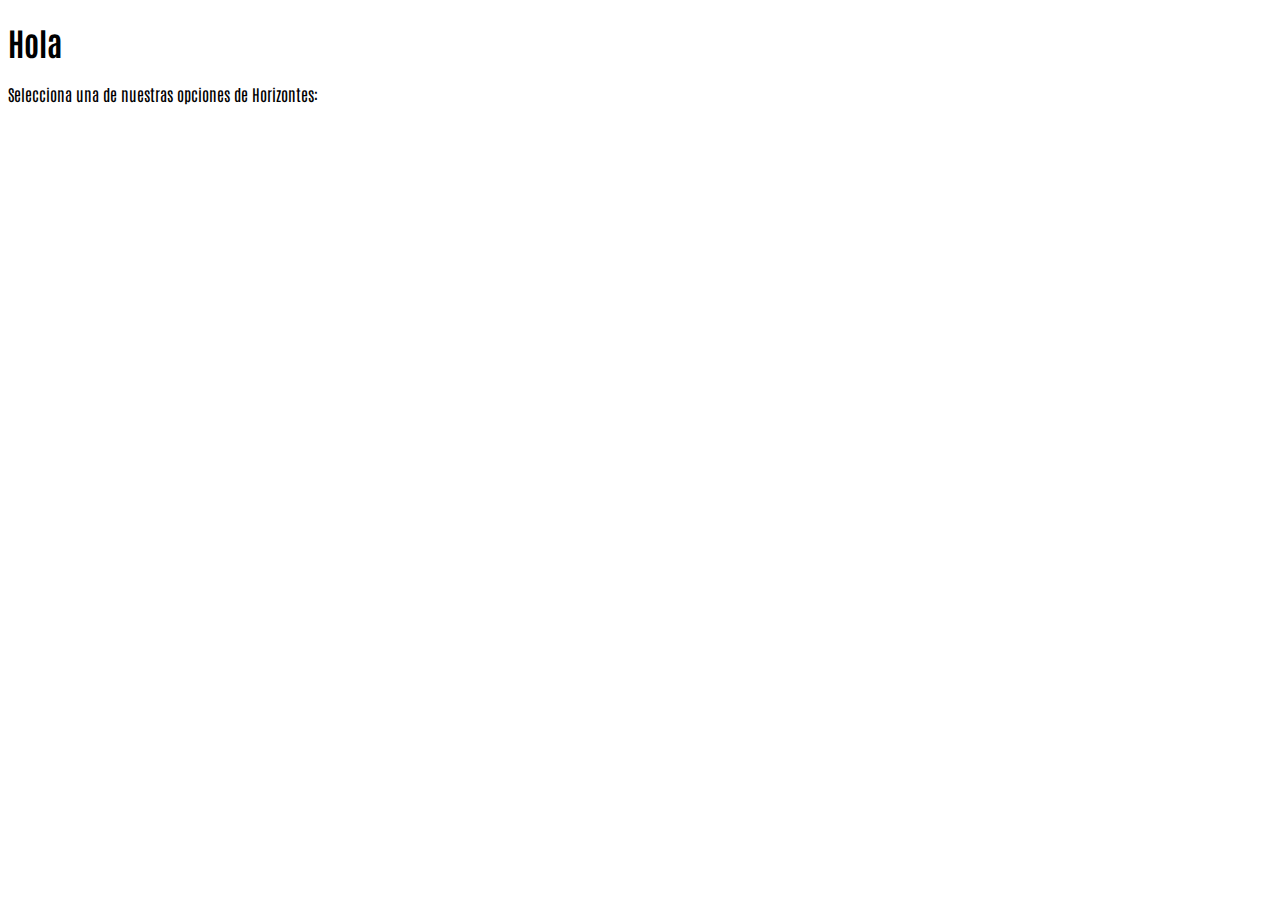
<file: index.html>
<!DOCTYPE html>
<html>
<head>
  <title>Hola | Horizontes</title>
  <style>
  @import url('https://fonts.googleapis.com/css2?family=Antonio&display=swap');
  </style>
  <link href="style.css" rel="stylesheet"/>
</head>
<body>
  <h1>Hola</h1>
  <p>Selecciona una de nuestras opciones de Horizontes:</p>
  </body>    
</html>
</file>
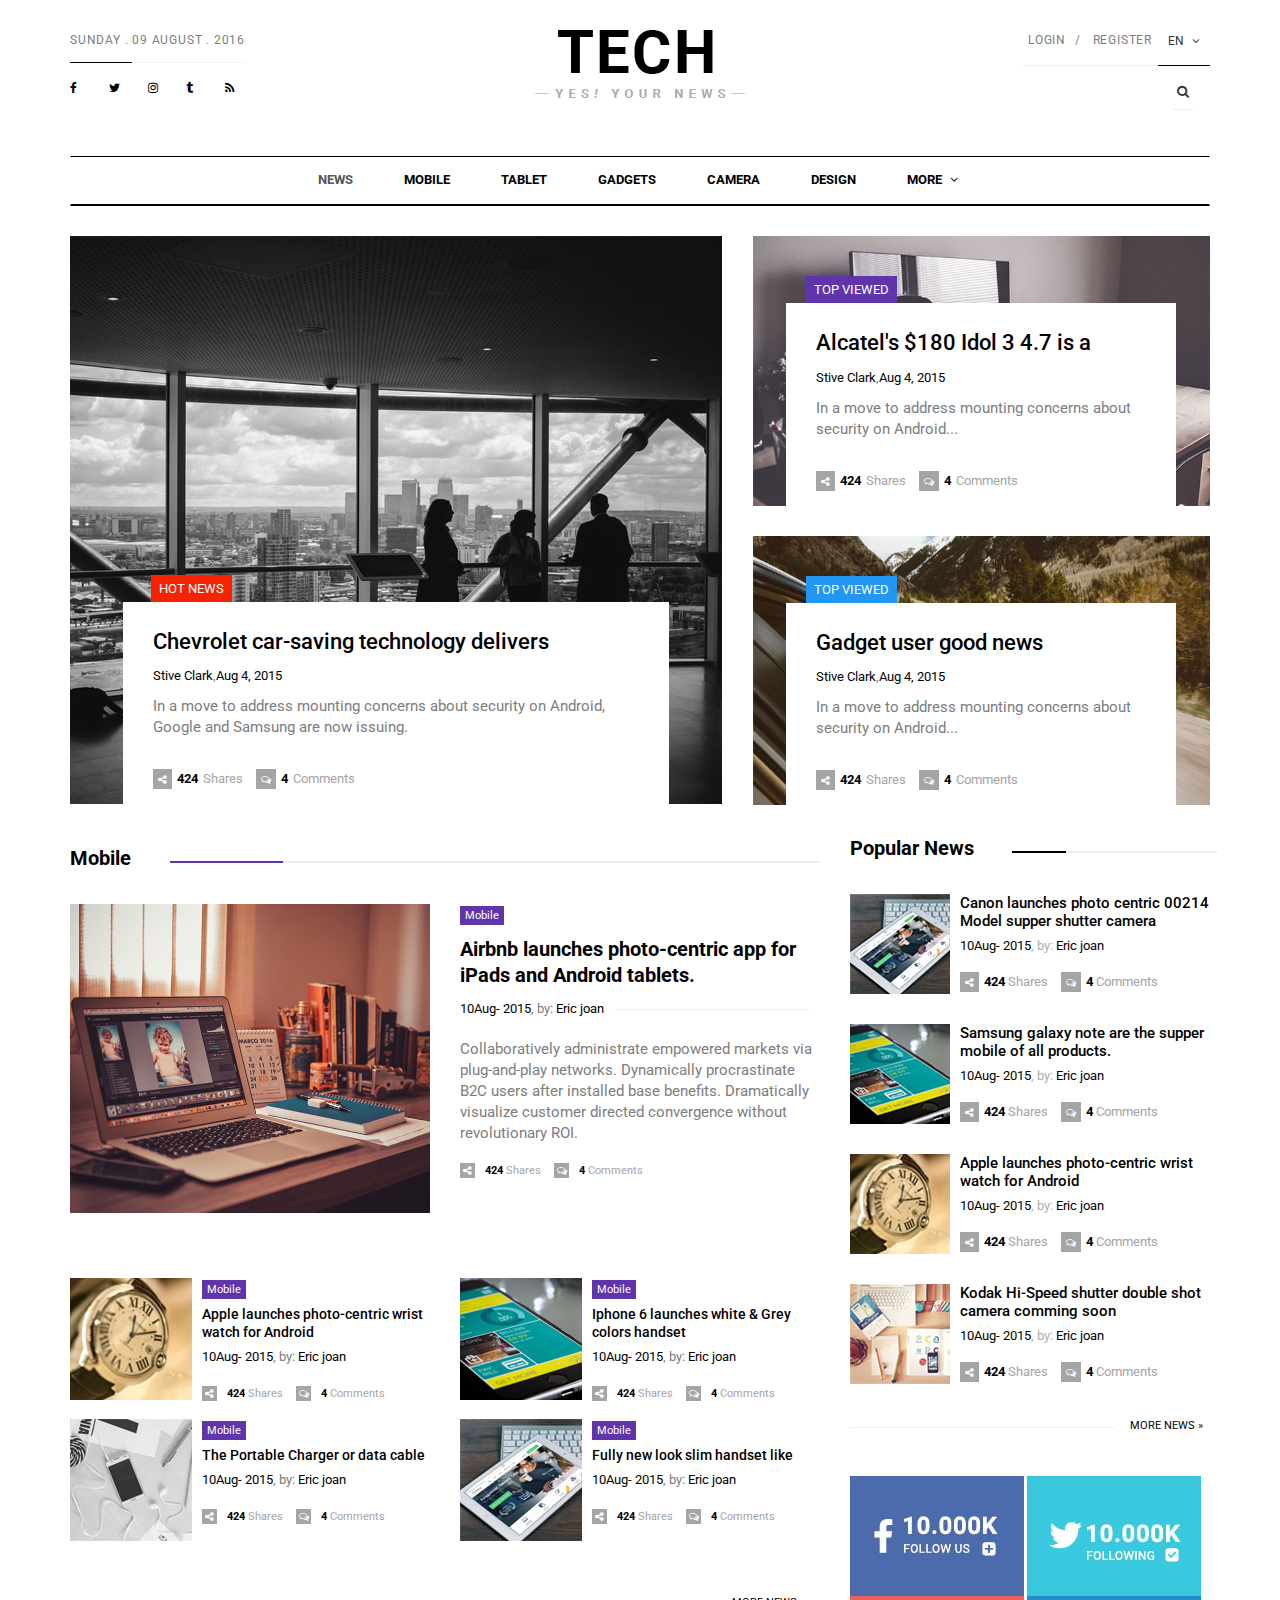
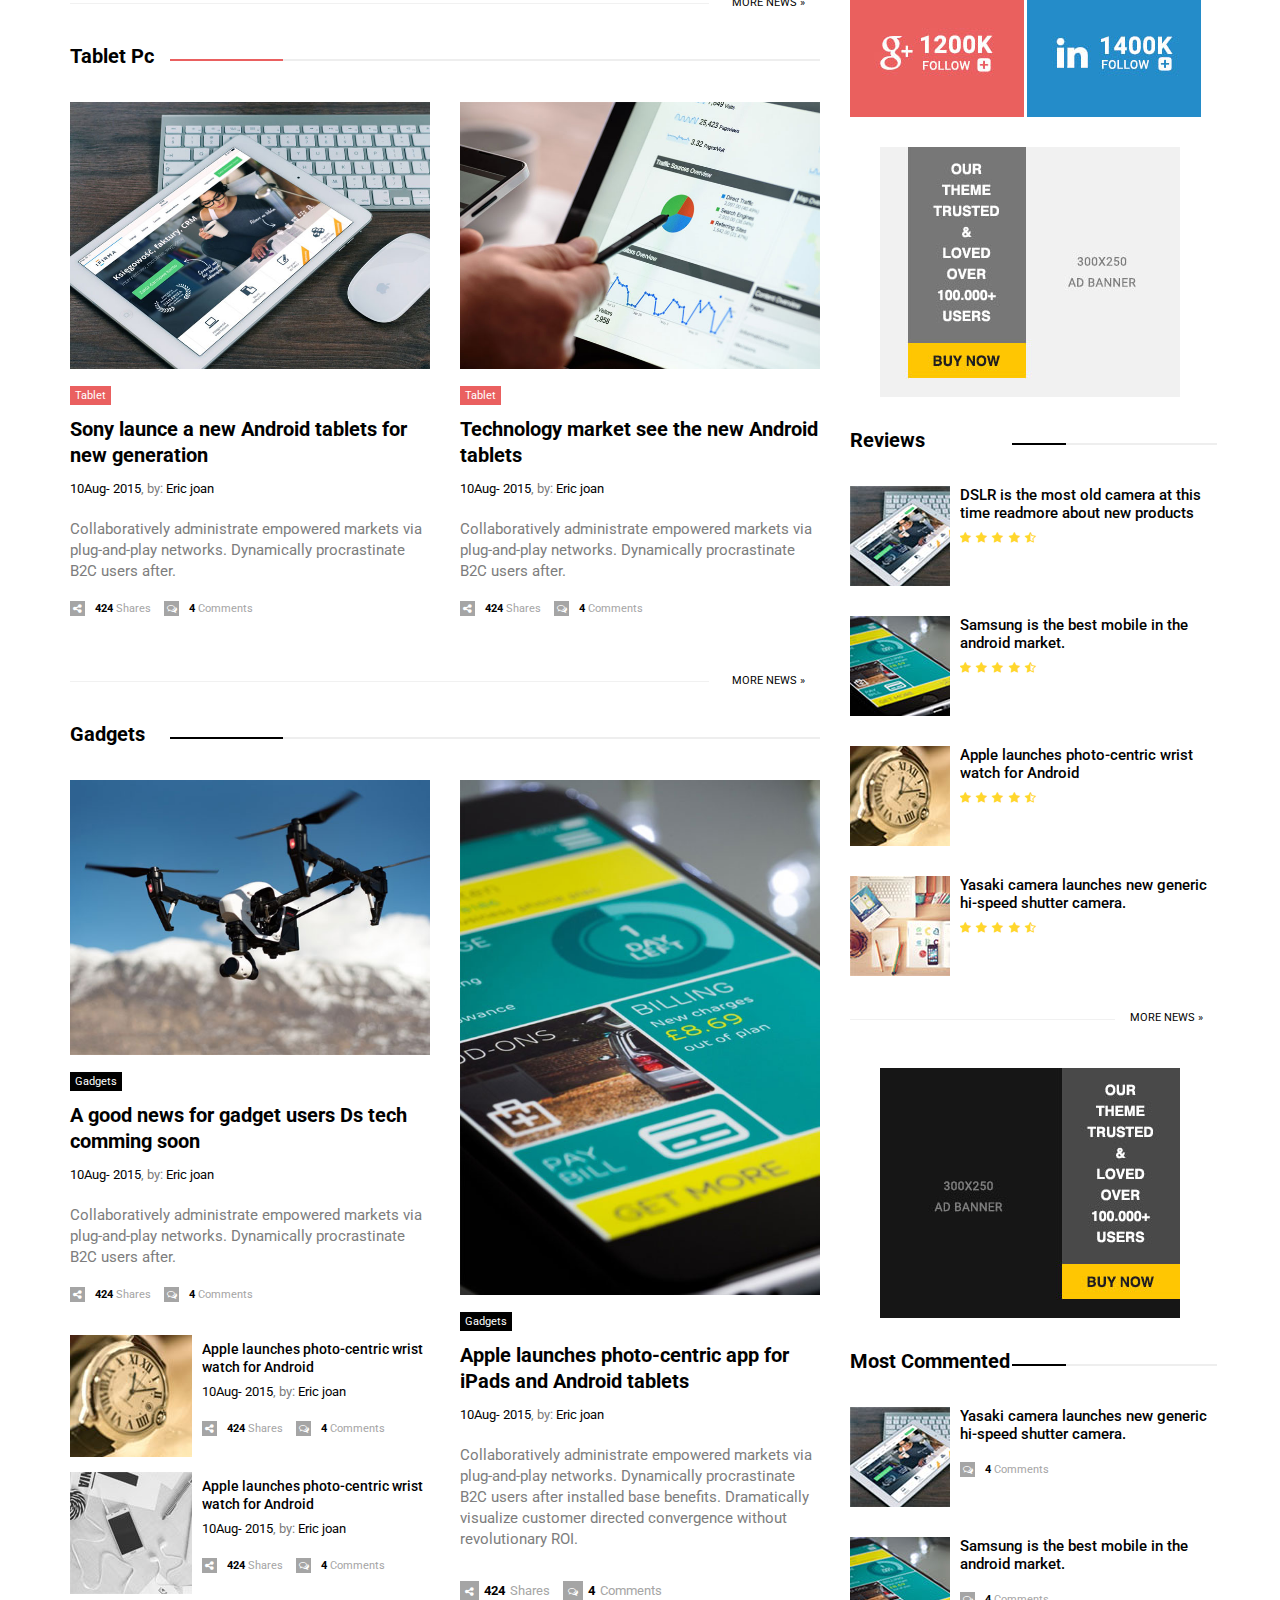
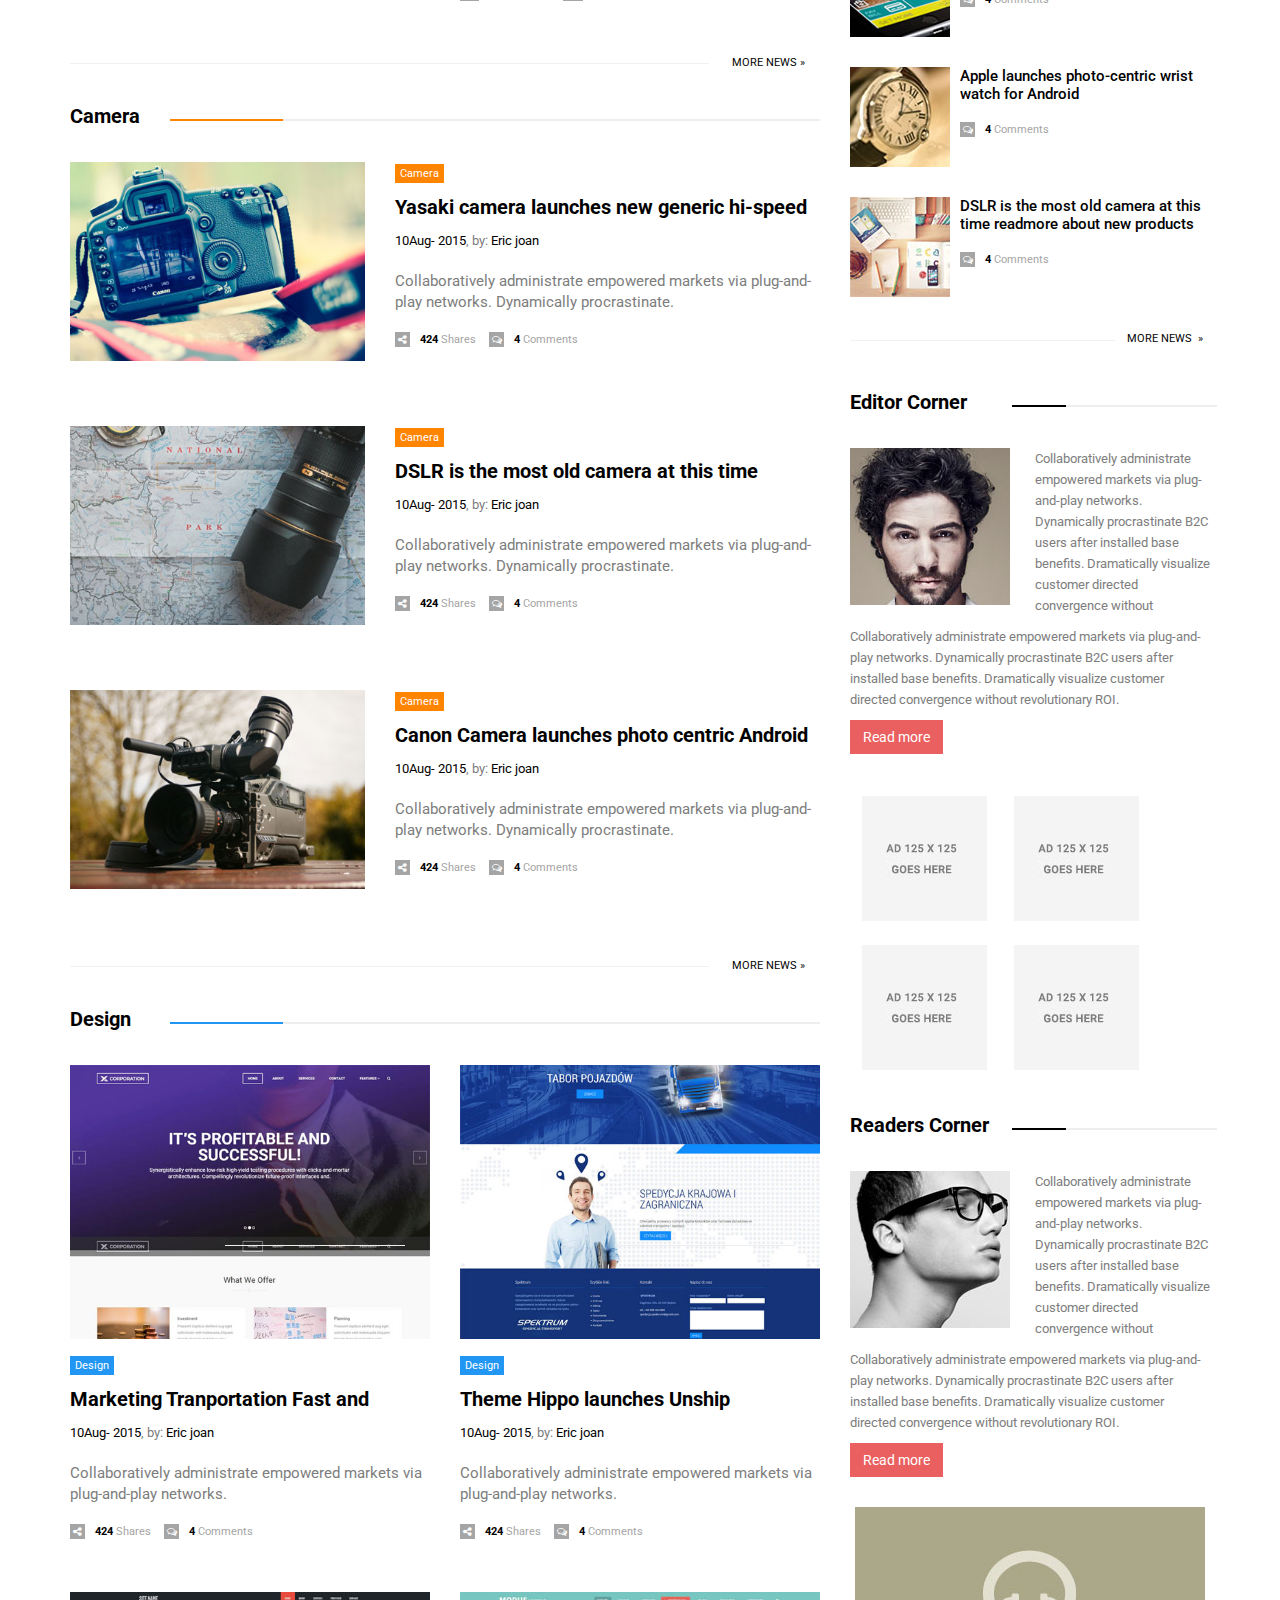
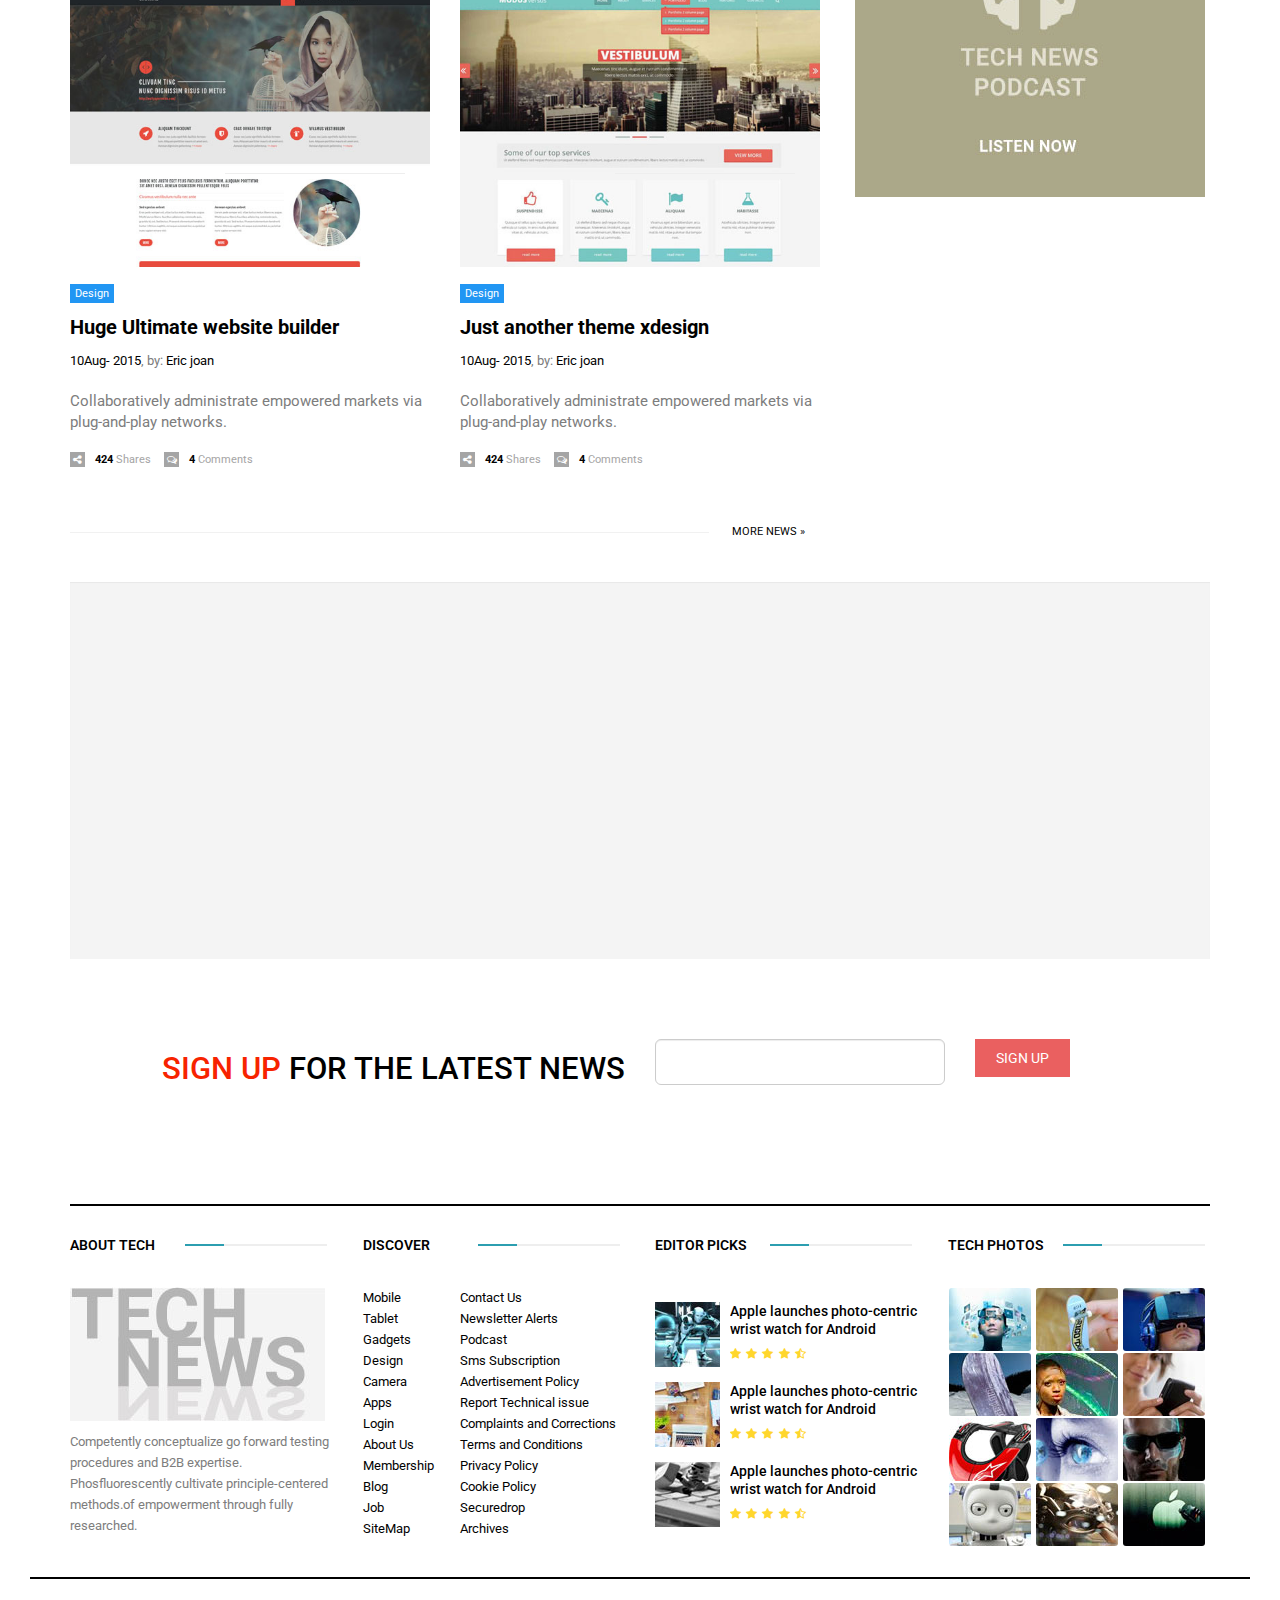
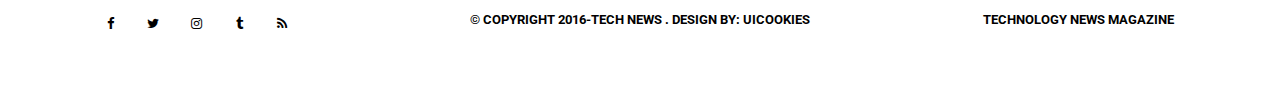
<file: nuestra-era/index.html>
<!DOCTYPE html>
<html>
<head>
    <meta charset="utf-8">
    <meta http-equiv="X-UA-Compatible" content="IE=edge">
    <meta name="viewport" content="width=device-width, initial-scale=1">
    <title>TechNews - HTML and CSS Template</title>

    <!-- favicon -->
    <link href="assets/img/favicon.png" rel=icon>

    <!-- web-fonts -->
    <link href='https://fonts.googleapis.com/css?family=Roboto:100,300,400,700,500' rel='stylesheet' type='text/css'>

    <!-- Bootstrap -->
    <link href="assets/css/bootstrap.min.css" rel="stylesheet">

    <!-- font-awesome -->
    <link href="assets/fonts/font-awesome/font-awesome.min.css" rel="stylesheet">
    <!-- Mobile Menu Style -->
    <link href="assets/css/mobile-menu.css" rel="stylesheet">

    <!-- Owl carousel -->
    <link href="assets/css/owl.carousel.css" rel="stylesheet">
    <link href="assets/css/owl.theme.default.min.css" rel="stylesheet">
    <!-- Theme Style -->
    <link href="assets/css/style.css" rel="stylesheet">

    <!-- HTML5 shim and Respond.js for IE8 support of HTML5 elements and media queries -->
    <!-- WARNING: Respond.js doesn't work if you view the page via file:// -->
    <!--[if lt IE 9]>
    <script src="https://oss.maxcdn.com/html5shiv/3.7.2/html5shiv.min.js"></script>
    <script src="https://oss.maxcdn.com/respond/1.4.2/respond.min.js"></script>
    <![endif]-->
</head>

<body id="page-top" data-spy="scroll" data-target=".navbar">
<div id="main-wrapper">
<!-- Page Preloader -->
<div id="preloader">
    <div id="status">
        <div class="status-mes"></div>
    </div>
</div>
<!-- preloader -->

<div class="uc-mobile-menu-pusher">
<div class="content-wrapper">
<section id="header_section_wrapper" class="header_section_wrapper">
    <div class="container">
        <div class="header-section">
            <div class="row">
                <div class="col-md-4">
                    <div class="left_section">
                                            <span class="date">
                                                Sunday .
                                            </span>
                        <!-- Date -->
                                            <span class="time">
                                                09 August . 2016
                                            </span>
                        <!-- Time -->
                        <div class="social">
                            <a class="icons-sm fb-ic"><i class="fa fa-facebook"></i></a>
                            <!--Twitter-->
                            <a class="icons-sm tw-ic"><i class="fa fa-twitter"></i></a>
                            <!--Google +-->
                            <a class="icons-sm inst-ic"><i class="fa fa-instagram"> </i></a>
                            <!--Linkedin-->
                            <a class="icons-sm tmb-ic"><i class="fa fa-tumblr"> </i></a>
                            <!--Pinterest-->
                            <a class="icons-sm rss-ic"><i class="fa fa-rss"> </i></a>
                        </div>
                        <!-- Top Social Section -->
                    </div>
                    <!-- Left Header Section -->
                </div>
                <div class="col-md-4">
                    <div class="logo">
                        <a href="index.html"><img src="assets/img/logo.png" alt="Tech NewsLogo"></a>
                    </div>
                    <!-- Logo Section -->
                </div>
                <div class="col-md-4">
                    <div class="right_section">
                        <ul class="nav navbar-nav">
                            <li><a href="#">Login</a></li>
                            <li><a href="#">Register</a></li>
                            <li class="dropdown lang">
                                <button class="btn btn-default dropdown-toggle" type="button" id="dropdownMenu1"
                                        data-toggle="dropdown" aria-haspopup="true" aria-expanded="true">En <i
                                        class="fa fa-angle-down"></i></button>
                                <ul class="dropdown-menu" aria-labelledby="dropdownMenu1">
                                    <li><a href="#">Bn</a></li>
                                </ul>
                            </li>
                        </ul>
                        <!-- Language Section -->

                        <ul class="nav-cta hidden-xs">
                            <li class="dropdown"><a href="#" data-toggle="dropdown" class="dropdown-toggle"><i
                                    class="fa fa-search"></i></a>
                                <ul class="dropdown-menu">
                                    <li>
                                        <div class="head-search">
                                            <form role="form">
                                                <!-- Input Group -->
                                                <div class="input-group">
                                                    <input type="text" class="form-control"
                                                           placeholder="Type Something"> <span class="input-group-btn">
                                                                            <button type="submit"
                                                                                    class="btn btn-primary">Search
                                                                            </button>
                                                                        </span></div>
                                            </form>
                                        </div>
                                    </li>
                                </ul>
                            </li>
                        </ul>
                        <!-- Search Section -->
                    </div>
                    <!-- Right Header Section -->
                </div>
            </div>
        </div>
        <!-- Header Section -->

        <div class="navigation-section">
            <nav class="navbar m-menu navbar-default">
                <div class="container">
                    <!-- Brand and toggle get grouped for better mobile display -->
                    <div class="navbar-header">
                        <button type="button" class="navbar-toggle collapsed" data-toggle="collapse"
                                data-target="#navbar-collapse-1"><span class="sr-only">Toggle navigation</span> <span
                                class="icon-bar"></span> <span class="icon-bar"></span> <span class="icon-bar"></span>
                        </button>
                    </div>
                    <!-- Collect the nav links, forms, and other content for toggling -->
                    <div class="collapse navbar-collapse" id="#navbar-collapse-1">
                        <ul class="nav navbar-nav main-nav">
                            <li class="active"><a href="index.html">News</a></li>
                            <li><a href="category.html">Mobile</a></li>
                            <li><a href="blog.html">Tablet</a></li>
                            <li><a href="blog.html">Gadgets</a></li>
                            <li><a href="blog.html">Camera</a></li>
                            <li><a href="blog.html">Design</a></li>
                            <li class="dropdown m-menu-fw"><a href="#" data-toggle="dropdown" class="dropdown-toggle">More
                                <span><i class="fa fa-angle-down"></i></span></a>
                                <ul class="dropdown-menu">
                                    <li>
                                        <div class="m-menu-content">
                                            <ul class="col-sm-3">
                                                <li class="dropdown-header">Widget Haeder</li>
                                                <li><a href="#">Awesome Features</a></li>
                                                <li><a href="#">Clean Interface</a></li>
                                                <li><a href="#">Available Possibilities</a></li>
                                                <li><a href="#">Responsive Design</a></li>
                                                <li><a href="#">Pixel Perfect Graphics</a></li>
                                            </ul>
                                            <ul class="col-sm-3">
                                                <li class="dropdown-header">Widget Haeder</li>
                                                <li><a href="#">Awesome Features</a></li>
                                                <li><a href="#">Clean Interface</a></li>
                                                <li><a href="#">Available Possibilities</a></li>
                                                <li><a href="#">Responsive Design</a></li>
                                                <li><a href="#">Pixel Perfect Graphics</a></li>
                                            </ul>
                                            <ul class="col-sm-3">
                                                <li class="dropdown-header">Widget Haeder</li>
                                                <li><a href="#">Awesome Features</a></li>
                                                <li><a href="#">Clean Interface</a></li>
                                                <li><a href="#">Available Possibilities</a></li>
                                                <li><a href="#">Responsive Design</a></li>
                                                <li><a href="#">Pixel Perfect Graphics</a></li>
                                            </ul>
                                            <ul class="col-sm-3">
                                                <li class="dropdown-header">Widget Haeder</li>
                                                <li><a href="#">Awesome Features</a></li>
                                                <li><a href="#">Clean Interface</a></li>
                                                <li><a href="#">Available Possibilities</a></li>
                                                <li><a href="#">Responsive Design</a></li>
                                                <li><a href="#">Pixel Perfect Graphics</a></li>
                                            </ul>
                                        </div>
                                    </li>
                                </ul>
                            </li>
                        </ul>
                    </div>
                    <!-- .navbar-collapse -->
                </div>
                <!-- .container -->
            </nav>
            <!-- .nav -->
        </div>
        <!-- .navigation-section -->
    </div>
    <!-- .container -->
</section>
<!-- header_section_wrapper -->

<section id="feature_news_section" class="feature_news_section">
    <div class="container">
        <div class="row">
            <div class="col-md-7">
                <div class="feature_article_wrapper">
                    <div class="feature_article_img">
                        <img class="img-responsive top_static_article_img" src="assets/img/feature-top.jpg"
                             alt="feature-top">
                    </div>
                    <!-- feature_article_img -->

                    <div class="feature_article_inner">
                        <div class="tag_lg red"><a href="category.html">Hot News</a></div>
                        <div class="feature_article_title">
                            <h1><a href="single.html" target="_self">Chevrolet car-saving technology delivers </a></h1>
                        </div>
                        <!-- feature_article_title -->

                        <div class="feature_article_date"><a href="#" target="_self">Stive Clark</a>,<a href="#"
                                                                                                         target="_self">Aug
                            4, 2015</a></div>
                        <!-- feature_article_date -->

                        <div class="feature_article_content">
                            In a move to address mounting concerns about security on Android, Google and Samsung are
                            now issuing.
                        </div>
                        <!-- feature_article_content -->

                        <div class="article_social">
                            <span><i class="fa fa-share-alt"></i><a href="#">424</a>Shares</span>
                            <span><i class="fa fa-comments-o"></i><a href="#">4</a>Comments</span>
                        </div>
                        <!-- article_social -->

                    </div>
                    <!-- feature_article_inner -->

                </div>
                <!-- feature_article_wrapper -->

            </div>
            <!-- col-md-7 -->

            <div class="col-md-5">
                <div class="feature_static_wrapper">
                    <div class="feature_article_img">
                        <img class="img-responsive" src="assets/img/feature-static1.jpg" alt="feature-top">
                    </div>
                    <!-- feature_article_img -->

                    <div class="feature_article_inner">
                        <div class="tag_lg purple"><a href="category.html">Top Viewed</a></div>
                        <div class="feature_article_title">
                            <h1><a href="single.html" target="_self">Alcatel's $180 Idol 3 4.7 is a </a></h1>
                        </div>
                        <!-- feature_article_title -->

                        <div class="feature_article_date"><a href="#" target="_self">Stive Clark</a>,<a href="#"
                                                                                                         target="_self">Aug
                            4, 2015</a></div>
                        <!-- feature_article_date -->

                        <div class="feature_article_content">
                            In a move to address mounting concerns about security on Android...
                        </div>
                        <!-- feature_article_content -->

                        <div class="article_social">
                            <span><i class="fa fa-share-alt"></i><a href="#">424</a>Shares</span>
                            <span><i class="fa fa-comments-o"></i><a href="#">4</a>Comments</span>
                        </div>
                        <!-- article_social -->

                    </div>
                    <!-- feature_article_inner -->

                </div>
                <!-- feature_static_wrapper -->

            </div>
            <!-- col-md-5 -->

            <div class="col-md-5">
                <div class="feature_static_last_wrapper">
                    <div class="feature_article_img">
                        <img class="img-responsive" src="assets/img/feature-static2.jpg" alt="feature-top">
                    </div>
                    <!-- feature_article_img -->

                    <div class="feature_article_inner">
                        <div class="tag_lg blue"><a href="category.html">Top Viewed</a></div>

                        <div class="feature_article_title">
                            <h1><a href="single.html" target="_self">Gadget user good news</a></h1>
                        </div>
                        <!-- feature_article_title -->

                        <div class="feature_article_date"><a href="#" target="_self">Stive Clark</a>,<a href="#"
                                                                                                         target="_self">Aug
                            4, 2015</a></div>
                        <!-- feature_article_date -->

                        <div class="feature_article_content">
                            In a move to address mounting concerns about security on Android...
                        </div>
                        <!-- feature_article_content -->

                        <div class="article_social">
                            <span><i class="fa fa-share-alt"></i><a href="#">424</a>Shares</span>
                            <span><i class="fa fa-comments-o"></i><a href="#">4</a>Comments</span>
                        </div>
                        <!-- article_social -->

                    </div>
                    <!-- feature_article_inner -->

                </div>
                <!-- feature_static_wrapper -->

            </div>
            <!-- col-md-5 -->

        </div>
        <!-- Row -->

    </div>
    <!-- container -->

</section>
<!-- Feature News Section -->

<section id="category_section" class="category_section">
<div class="container">
<div class="row">
<div class="col-md-8">
<div class="category_section mobile">
    <div class="article_title header_purple">
        <h2><a href="category.html" target="_self">Mobile</a></h2>
    </div>
    <!----article_title------>
    <div class="category_article_wrapper">
        <div class="row">
            <div class="col-md-6">
                <div class="top_article_img">
                    <a href="single.html" target="_self"><img class="img-responsive"
                                                               src="assets/img/cat-mobi-left-1.jpg" alt="feature-top">
                    </a>
                </div>
                <!----top_article_img------>
            </div>
            <div class="col-md-6">
                <span class="tag purple">Mobile</span>

                <div class="category_article_title">
                    <h2><a href="single.html" target="_self">Airbnb launches photo-centric app for iPads and Android
                        tablets. </a></h2>
                </div>
                <!----category_article_title------>
                <div class="category_article_date"><a href="#">10Aug- 2015</a>, by: <a href="#">Eric joan</a></div>
                <!----category_article_date------>
                <div class="category_article_content">
                    Collaboratively administrate empowered markets via plug-and-play networks. Dynamically procrastinate
                    B2C users after installed base benefits. Dramatically visualize customer directed convergence
                    without revolutionary ROI.
                </div>
                <!----category_article_content------>
                <div class="media_social">
                    <span><a href="#"><i class="fa fa-share-alt"></i>424 </a> Shares</span>
                    <span><i class="fa fa-comments-o"></i><a href="#">4</a> Comments</span>
                </div>
                <!----media_social------>
            </div>
        </div>
    </div>
    <div class="category_article_wrapper">
        <div class="row">
            <div class="col-md-6">
                <div class="media">
                    <div class="media-left">
                        <a href="#"><img class="media-object" src="assets/img/cat-mobi-sm1.jpg"
                                         alt="Generic placeholder image"></a>
                    </div>
                    <div class="media-body">
                        <span class="tag purple">Mobile</span>

                        <h3 class="media-heading"><a href="single.html" target="_self">Apple launches photo-centric
                            wrist watch for Android</a></h3>
                        <span class="media-date"><a href="#">10Aug- 2015</a>,  by: <a href="#">Eric joan</a></span>

                        <div class="media_social">
                            <span><a href="#"><i class="fa fa-share-alt"></i>424</a> Shares</span>
                            <span><a href="#"><i class="fa fa-comments-o"></i>4</a> Comments</span>
                        </div>
                    </div>
                </div>
                <div class="media">
                    <div class="media-left">
                        <a href="#"><img class="media-object" src="assets/img/cat-mobi-sm3.jpg"
                                         alt="Generic placeholder image"></a>
                    </div>
                    <div class="media-body">
                        <span class="tag purple">Mobile</span>

                        <h3 class="media-heading"><a href="single.html" target="_self">The Portable Charger or data
                            cable</a></h3>
                        <span class="media-date"><a href="#">10Aug- 2015</a>,  by: <a href="#">Eric joan</a></span>

                        <div class="media_social">
                            <span><a href="#"><i class="fa fa-share-alt"></i>424</a> Shares</span>
                            <span><a href="#"><i class="fa fa-comments-o"></i>4</a> Comments</span>
                        </div>
                    </div>
                </div>
            </div>
            <div class="col-md-6">
                <div class="media">
                    <div class="media-left">
                        <a href="#"><img class="media-object" src="assets/img/cat-mobi-sm2.jpg"
                                         alt="Generic placeholder image"></a>
                    </div>
                    <div class="media-body">
                        <span class="tag purple">Mobile</span>

                        <h3 class="media-heading"><a href="single.html" target="_self">Iphone 6 launches white & Grey
                            colors handset</a></h3>
                        <span class="media-date"><a href="#">10Aug- 2015</a>,  by: <a href="#">Eric joan</a></span>

                        <div class="media_social">
                            <span><a href="#"><i class="fa fa-share-alt"></i>424</a> Shares</span>
                            <span><a href="#"><i class="fa fa-comments-o"></i>4</a> Comments</span>
                        </div>
                    </div>
                </div>
                <div class="media">
                    <div class="media-left">
                        <a href="#"><img class="media-object" src="assets/img/cat-mobi-sm4.jpg"
                                         alt="Generic placeholder image"></a>
                    </div>
                    <div class="media-body">
                        <span class="tag purple">Mobile</span>

                        <h3 class="media-heading"><a href="single.html" target="_self">Fully new look slim handset
                            like</a></h3>
                        <span class="media-date"><a href="#">10Aug- 2015</a>,  by: <a href="#">Eric joan</a></span>

                        <div class="media_social">
                            <span><a href="#"><i class="fa fa-share-alt"></i>424</a> Shares</span>
                            <span><a href="#"><i class="fa fa-comments-o"></i>4</a> Comments</span>
                        </div>
                    </div>
                </div>
            </div>
        </div>
    </div>
    <p class="divider"><a href="#">More News&nbsp;&raquo;</a></p>
</div>
<!-- Mobile News Section -->

<div class="category_section tablet">
    <div class="article_title header_pink">
        <h2><a href="category.html" target="_self">Tablet Pc</a></h2>
    </div>
    <!-- Mobile News Section -->

    <div class="category_article_wrapper">
        <div class="row">
            <div class="col-md-6">
                <div class="category_article_body">
                    <div class="top_article_img">
                        <a href="single.html" target="_self"><img class="img-responsive" src="assets/img/tab_top1.jpg"
                                                                   alt="feature-top">
                        </a>
                    </div>
                    <!-- top_article_img -->

                    <span class="tag pink"><a href="category.html" target="_self">Tablet</a></span>

                    <div class="category_article_title">
                        <h2><a href="single.html" target="_self">Sony launce a new Android tablets for new
                            generation </a></h2>
                    </div>
                    <!-- category_article_title -->

                    <div class="article_date"><a href="#">10Aug- 2015</a>, by: <a href="#">Eric joan</a></div>
                    <!----article_date------>
                    <!-- article_date -->

                    <div class="category_article_content">
                        Collaboratively administrate empowered markets via plug-and-play networks. Dynamically
                        procrastinate B2C users after.
                    </div>
                    <!-- category_article_content -->

                    <div class="media_social">
                        <span><a href="#"><i class="fa fa-share-alt"></i>424 </a> Shares</span>
                        <span><i class="fa fa-comments-o"></i><a href="#">4</a> Comments</span>
                    </div>
                    <!-- media_social -->

                </div>
                <!-- category_article_body -->

            </div>
            <!-- col-md-6 -->

            <div class="col-md-6">
                <div class="category_article_body">
                    <div class="top_article_img">
                        <a href="single.html" target="_self">
                            <img class="img-responsive" src="assets/img/tab_top2.jpg" alt="feature-top">
                        </a>
                    </div>
                    <!-- top_article_img -->

                    <span class="tag pink"><a href="category.html" target="_self">Tablet</a></span>

                    <div class="category_article_title">
                        <h2><a href="single.html" target="_self">Technology market see the new Android tablets </a>
                        </h2>
                    </div>
                    <!-- category_article_title -->

                    <div class="article_date"><a href="#">10Aug- 2015</a>, by: <a href="#">Eric joan</a></div>
                    <!----article_date------>
                    <!-- article_date -->

                    <div class="category_article_content">
                        Collaboratively administrate empowered markets via plug-and-play networks. Dynamically
                        procrastinate B2C users after.
                    </div>
                    <!-- category_article_content -->

                    <div class="media_social">
                        <span><a href="#"><i class="fa fa-share-alt"></i>424 </a> Shares</span>
                        <span><i class="fa fa-comments-o"></i><a href="#">4</a> Comments</span>
                    </div>
                    <!-- media_social -->

                </div>
                <!-- category_article_body -->

            </div>
            <!-- col-md-6 -->

        </div>
        <!-- row -->

    </div>
    <!-- category_article_wrapper -->

    <p class="divider"><a href="#">More News&nbsp;&raquo;</a></p>
</div>
<!-- Tablet News Section -->

<div class="category_section gadget">
    <div class="article_title header_black">
        <h2><a href="category.html" target="_self">Gadgets</a></h2>
    </div>
    <div class="category_article_wrapper">
        <div class="row">
            <div class="col-md-6">
                <div class="category_article_body">
                    <div class="top_article_img">
                        <a href="single.html" target="_self">
                            <img class="img-responsive" src="assets/img/gad_top1.jpg" alt="feature-top">
                        </a>
                    </div>
                    <!-- top_article_img -->

                    <span class="tag black"><a href="category.html" target="_self">Gadgets</a></span>

                    <div class="category_article_title">
                        <h2><a href="single.html" target="_self">A good news for gadget users Ds tech comming soon</a>
                        </h2>
                    </div>
                    <!-- category_article_title -->

                    <div class="article_date"><a href="#">10Aug- 2015</a>, by: <a href="#">Eric joan</a></div>
                    <!----article_date------>
                    <div class="category_article_content">
                        Collaboratively administrate empowered markets via plug-and-play networks. Dynamically
                        procrastinate B2C users after.
                    </div>
                    <!-- category_article_content -->

                    <div class="media_social">
                        <span><a href="#"><i class="fa fa-share-alt"></i>424 </a> Shares</span>
                        <span><i class="fa fa-comments-o"></i><a href="#">4</a> Comments</span>
                    </div>
                    <!-- media_social -->

                </div>
                <!-- category_article_body -->

                <div class="category_article_list">
                    <div class="media">
                        <div class="media-left">
                            <a href="#"><img class="media-object" src="assets/img/cat-mobi-sm1.jpg"
                                             alt="Generic placeholder image"></a>
                        </div>
                        <div class="media-body">
                            <h3 class="media-heading"><a href="single.html" target="_self">Apple launches photo-centric
                                wrist watch for Android</a></h3>
                            <span class="media-date"><a href="#">10Aug- 2015</a>,  by: <a href="#">Eric joan</a></span>

                            <div class="media_social">
                                <span><a href="#"><i class="fa fa-share-alt"></i>424</a> Shares</span>
                                <span><a href="#"><i class="fa fa-comments-o"></i>4</a> Comments</span>
                            </div>
                        </div>
                    </div>
                    <div class="media">
                        <div class="media-left">
                            <a href="#"><img class="media-object" src="assets/img/cat-mobi-sm3.jpg"
                                             alt="Generic placeholder image"></a>
                        </div>
                        <div class="media-body">
                            <h3 class="media-heading"><a href="single.html" target="_self">Apple launches photo-centric
                                wrist watch for Android</a></h3>
                            <span class="media-date"><a href="#">10Aug- 2015</a>,  by: <a href="#">Eric joan</a></span>

                            <div class="media_social">
                                <span><a href="#"><i class="fa fa-share-alt"></i>424</a> Shares</span>
                                <span><a href="#"><i class="fa fa-comments-o"></i>4</a> Comments</span>
                            </div>
                        </div>
                    </div>
                </div>
                <!-- category_article_list -->

            </div>
            <!-- col-md-6 -->

            <div class="col-md-6">
                <div class="category_article_body">
                    <div class="top_article_img">
                        <img class="img-responsive" src="assets/img/gad_top2.jpg" alt="feature-top">
                    </div>
                    <!-- top_article_img -->

                    <span class="tag black">Gadgets</span>

                    <div class="category_article_title">
                        <h2><a href="single.html" target="_self">Apple launches photo-centric app for iPads and Android
                            tablets</a></h2>
                    </div>
                    <!-- category_article_title -->

                    <div class="article_date"><a href="#">10Aug- 2015</a>, by: <a href="#">Eric joan</a></div>
                    <!-- article_date -->

                    <div class="category_article_content">
                        Collaboratively administrate empowered markets via plug-and-play networks. Dynamically
                        procrastinate B2C users after installed base benefits. Dramatically visualize customer directed
                        convergence without revolutionary ROI.
                    </div>
                    <!-- category_article_content -->

                    <div class="article_social">
                        <span><i class="fa fa-share-alt"></i><a href="#">424</a>Shares</span>
                        <span><i class="fa fa-comments-o"></i><a href="#">4</a>Comments</span>
                    </div>
                    <!-- article_social -->

                </div>
                <!-- category_article_body -->
            </div>
        </div>
        <!-- row -->

    </div>
    <!-- category_article_wrapper -->

    <p class="divider"><a href="#">More News&nbsp;&raquo;</a></p>
</div>
<!-- Gadget News Section -->

<div class="category_section camera">
    <div class="article_title header_orange">
        <h2><a href="category.html" target="_self">Camera</a></h2>
    </div>
    <!-- article_title -->

    <div class="category_article_wrapper">
        <div class="row">
            <div class="col-md-5">
                <div class="top_article_img">
                    <a href="single.html" target="_self">
                        <img class="img-responsive" src="assets/img/cam_left1.jpg" alt="feature-top">
                    </a>
                </div>
                <!-- top_article_img -->

            </div>
            <div class="col-md-7">
                <span class="tag orange">Camera</span>

                <div class="category_article_title">
                    <h2><a href="single.html" target="_self">Yasaki camera launches new generic hi-speed </a></h2>
                </div>
                <!-- category_article_title -->

                <div class="article_date"><a href="#">10Aug- 2015</a>, by: <a href="#">Eric joan</a></div>
                <!----article_date------>
                <!-- category_article_wrapper -->

                <div class="category_article_content">
                    Collaboratively administrate empowered markets via plug-and-play networks. Dynamically
                    procrastinate.
                </div>
                <!-- category_article_content -->

                <div class="media_social">
                    <span><a href="#"><i class="fa fa-share-alt"></i>424 </a> Shares</span>
                    <span><i class="fa fa-comments-o"></i><a href="#">4</a> Comments</span>
                </div>
                <!-- media_social -->

            </div>
            <!-- col-md-7 -->

        </div>
        <!-- row -->

    </div>
    <!-- category_article_wrapper -->

    <div class="category_article_wrapper">
        <div class="row">
            <div class="col-md-5">
                <div class="top_article_img">
                    <a href="single.html" target="_self">
                        <img class="img-responsive" src="assets/img/cam_left2.jpg" alt="feature-top">
                    </a>
                </div>
                <!-- top_article_img -->

            </div>
            <div class="col-md-7">
                <span class="tag orange">Camera</span>

                <div class="category_article_title">
                    <h2><a href="single.html" target="_self">DSLR is the most old camera at this time </a></h2>
                </div>
                <!-- category_article_title -->

                <div class="article_date"><a href="#">10Aug- 2015</a>, by: <a href="#">Eric joan</a></div>
                <!----article_date------>
                <!-- article_date -->

                <div class="category_article_content">
                    Collaboratively administrate empowered markets via plug-and-play networks. Dynamically
                    procrastinate.
                </div>
                <!-- category_article_content -->

                <div class="media_social">
                    <span><a href="#"><i class="fa fa-share-alt"></i>424 </a> Shares</span>
                    <span><i class="fa fa-comments-o"></i><a href="#">4</a> Comments</span>
                </div>
                <!-- media_social -->

            </div>
        </div>
    </div>
    <!-- category_article_wrapper -->

    <div class="category_article_wrapper">
        <div class="row">
            <div class="col-md-5">
                <div class="top_article_img">
                    <a href="single.html" target="_self">
                        <img class="img-responsive" src="assets/img/cam_left3.jpg" alt="feature-top">
                    </a>
                </div>
                <!-- media_social -->

            </div>
            <div class="col-md-7">
                <span class="tag orange"><a href="single.html" target="_self">Camera</a></span>

                <div class="category_article_title">
                    <h2><a href="single.html" target="_self">Canon Camera launches photo centric Android</a></h2>
                </div>
                <!-- category_article_title -->

                <div class="article_date"><a href="#">10Aug- 2015</a>, by: <a href="#">Eric joan</a></div>
                <!----article_date------>
                <!-- article_date -->

                <div class="category_article_content">
                    Collaboratively administrate empowered markets via plug-and-play networks. Dynamically
                    procrastinate.
                </div>
                <!-- category_article_content -->

                <div class="media_social">
                                    <span>
                                        <a href="#">
                                            <i class="fa fa-share-alt"></i>424
                                        </a> Shares
                                    </span>
                                    <span>
                                        <a href="#">
                                            <i class="fa fa-comments-o"></i>4
                                        </a> Comments
                                    </span>
                </div>
                <!-- media_social -->

            </div>
            <!-- col-md-7 -->

        </div>
        <!-- row -->

    </div>
    <!-- category_article_wrapper -->

    <p class="divider"><a href="#">More News&nbsp;&raquo;</a></p>
</div>
<!-- Camera News Section -->

<div class="category_section design">
    <div class="article_title header_blue">
        <h2><a href="category.html" target="_self">Design</a></h2>
    </div>
    <!-- row -->

    <div class="category_article_wrapper">
        <div class="row">
            <div class="col-md-6">
                <div class="category_article_body">
                    <div class="top_article_img">
                        <a href="single.html" target="_self">
                            <img class="img-responsive" src="assets/img/design_top1.jpg" alt="feature-top">
                        </a>
                    </div>
                    <!-- top_article_img -->

                    <span class="tag blue"><a href="category.html" target="_self">Design</a></span>

                    <div class="category_article_title">
                        <h2><a href="single.html" target="_self">Marketing Tranportation Fast and </a></h2>
                    </div>
                    <!-- category_article_title -->

                    <div class="category_article_date"><a href="#">10Aug- 2015</a>, by: <a href="#">Eric joan</a></div>
                    <!----category_article_date------>
                    <!-- category_article_date -->

                    <div class="category_article_content">
                        Collaboratively administrate empowered markets via plug-and-play networks.
                    </div>
                    <!-- category_article_content -->

                    <div class="media_social">
                        <span><a href="#"><i class="fa fa-share-alt"></i>424 </a> Shares</span>
                        <span><i class="fa fa-comments-o"></i><a href="#">4</a> Comments</span>
                    </div>
                    <!-- media_social -->

                </div>
                <!-- category_article_body -->

            </div>
            <!-- col-md-6 -->

            <div class="col-md-6">
                <div class="category_article_body">
                    <div class="top_article_img">
                        <a href="single.html" target="_self">
                            <img class="img-responsive" src="assets/img/design_top2.jpg" alt="feature-top">
                        </a>
                    </div>
                    <!-- top_article_img -->

                    <span class="tag blue"><a href="category.html" target="_self">Design</a></span>

                    <div class="category_article_title">
                        <h2><a href="single.html" target="_self">Theme Hippo launches Unship </a></h2>
                    </div>
                    <!-- category_article_title -->

                    <div class="category_article_date"><a href="#">10Aug- 2015</a>, by: <a href="#">Eric joan</a></div>
                    <!----category_article_date------>
                    <!-- category_article_date -->

                    <div class="category_article_content">
                        Collaboratively administrate empowered markets via plug-and-play networks.
                    </div>
                    <!-- category_article_content -->

                    <div class="media_social">
                        <span><a href="#"><i class="fa fa-share-alt"></i>424 </a> Shares</span>
                        <span><i class="fa fa-comments-o"></i><a href="#">4</a> Comments</span>
                    </div>
                    <!-- media_social -->

                </div>
                <!-- category_article_body -->

            </div>
            <!-- col-md-6 -->

        </div>
        <!-- row -->

    </div>
    <!-- category_article_wrapper -->

    <div class="category_article_wrapper">
        <div class="row">
            <div class="col-md-6">
                <div class="category_article_body">
                    <div class="top_article_img">
                        <a href="single.html" target="_self">
                            <img class="img-responsive" src="assets/img/design_top3.jpg" alt="feature-top">
                        </a>
                    </div>
                    <!-- top_article_img -->

                    <span class="tag blue"><a href="category.html" target="_self">Design</a></span>

                    <div class="category_article_title">
                        <h2><a href="single.html" target="_self">Huge Ultimate website builder </a></h2>
                    </div>
                    <!-- category_article_title -->

                    <div class="category_article_date"><a href="#">10Aug- 2015</a>, by: <a href="#">Eric joan</a></div>
                    <!----category_article_date------>
                    <!-- category_article_date -->

                    <div class="category_article_content">
                        Collaboratively administrate empowered markets via plug-and-play networks.
                    </div>
                    <!-- category_article_content -->

                    <div class="media_social">
                        <span><a href="#"><i class="fa fa-share-alt"></i>424 </a> Shares</span>
                        <span><i class="fa fa-comments-o"></i><a href="#">4</a> Comments</span>
                    </div>
                    <!-- media_social -->

                </div>
                <!-- category_article_body -->

            </div>
            <!-- col-md-6 -->

            <div class="col-md-6">
                <div class="category_article_body">
                    <div class="top_article_img">
                        <img class="img-responsive" src="assets/img/design_top4.jpg" alt="feature-top">
                    </div>
                    <!-- top_article_img -->

                    <span class="tag blue"><a href="category.html" target="_self">Design</a></span>

                    <div class="category_article_title">
                        <h2><a href="single.html" target="_self">Just another theme xdesign</a></h2>
                    </div>
                    <!-- category_article_title -->

                    <div class="category_article_date"><a href="#">10Aug- 2015</a>, by: <a href="#">Eric joan</a></div>
                    <!-- category_article_date -->

                    <div class="category_article_content">
                        Collaboratively administrate empowered markets via plug-and-play networks.
                    </div>
                    <!-- category_article_content -->

                    <div class="media_social">
                        <span><a href="#"><i class="fa fa-share-alt"></i>424 </a> Shares</span>
                        <span><i class="fa fa-comments-o"></i><a href="#">4</a> Comments</span>
                    </div>
                    <!-- media_social -->

                </div>
                <!-- category_article_body -->

            </div>
            <!-- top_article_img -->

        </div>
        <!-- top_article_img -->

    </div>
    <!-- top_article_img -->

    <p class="divider"><a href="#">More News&nbsp;&raquo;</a></p>
</div>
<!-- Design News Section -->
</div>
<!-- Left Section -->

<div class="col-md-4">
<div class="widget">
    <div class="widget_title widget_black">
        <h2><a href="#">Popular News</a></h2>
    </div>
    <div class="media">
        <div class="media-left">
            <a href="#"><img class="media-object" src="assets/img/pop_right1.jpg" alt="Generic placeholder image"></a>
        </div>
        <div class="media-body">
            <h3 class="media-heading">
                <a href="single.html" target="_self">Canon launches photo centric 00214 Model supper shutter camera</a>
            </h3> <span class="media-date"><a href="#">10Aug- 2015</a>,  by: <a href="#">Eric joan</a></span>

            <div class="widget_article_social">
                <span>
                    <a href="single.html" target="_self"> <i class="fa fa-share-alt"></i>424</a> Shares
                </span> 
                <span>
                    <a href="single.html" target="_self"><i class="fa fa-comments-o"></i>4</a> Comments
                </span>
            </div>
        </div>
    </div>
    <div class="media">
        <div class="media-left">
            <a href="#"><img class="media-object" src="assets/img/pop_right2.jpg" alt="Generic placeholder image"></a>
        </div>
        <div class="media-body">
            <h3 class="media-heading">
                <a href="single.html" target="_self">Samsung galaxy note are the supper mobile of all products.</a>
            </h3>
            <span class="media-date"><a href="#">10Aug- 2015</a>,  by: <a href="#">Eric joan</a></span>

            <div class="widget_article_social">
                <span>
                    <a href="single.html" target="_self"> <i class="fa fa-share-alt"></i>424</a> Shares
                </span> 
                <span>
                    <a href="single.html" target="_self"><i class="fa fa-comments-o"></i>4</a> Comments
                </span>
            </div>
        </div>
    </div>
    <div class="media">
        <div class="media-left">
            <a href="#"><img class="media-object" src="assets/img/pop_right3.jpg" alt="Generic placeholder image"></a>
        </div>
        <div class="media-body">
            <h3 class="media-heading">
                <a href="single.html" target="_self">Apple launches photo-centric wrist watch for Android</a>
            </h3>
            <span class="media-date"><a href="#">10Aug- 2015</a>,  by: <a href="#">Eric joan</a></span>

            <div class="widget_article_social">
                <span>
                    <a href="single.html" target="_self"> <i class="fa fa-share-alt"></i>424</a> Shares
                </span> 
                <span>
                    <a href="single.html" target="_self"><i class="fa fa-comments-o"></i>4</a> Comments
                </span>
            </div>
        </div>
    </div>
    <div class="media">
        <div class="media-left">
            <a href="#"><img class="media-object" src="assets/img/pop_right4.jpg" alt="Generic placeholder image"></a>
        </div>
        <div class="media-body">
            <h3 class="media-heading">
                <a href="single.html" target="_self">Kodak Hi-Speed shutter double shot camera comming soon</a>
            </h3>
            <span class="media-date"><a href="#">10Aug- 2015</a>,  by: <a href="#">Eric joan</a></span>

            <div class="widget_article_social">
                <span>
                    <a href="single.html" target="_self"><i class="fa fa-share-alt"></i>424</a> Shares
                </span> 
                <span>
                    <a href="single.html" target="_self"><i class="fa fa-comments-o"></i>4</a> Comments
                </span>
            </div>
        </div>
    </div>
    <p class="widget_divider"><a href="#" target="_self">More News&nbsp;&raquo;</a></p>
</div>
<!-- Popular News -->

<div class="widget hidden-xs m30">
    <img class="img-responsive adv_img" src="assets/img/right_add1.jpg" alt="add_one">
    <img class="img-responsive adv_img" src="assets/img/right_add2.jpg" alt="add_one">
    <img class="img-responsive adv_img" src="assets/img/right_add3.jpg" alt="add_one">
    <img class="img-responsive adv_img" src="assets/img/right_add4.jpg" alt="add_one">
</div>
<!-- Advertisement -->

<div class="widget hidden-xs m30">
    <img class="img-responsive widget_img" src="assets/img/right_add5.jpg" alt="add_one">
</div>
<!-- Advertisement -->

<div class="widget reviews m30">
    <div class="widget_title widget_black">
        <h2><a href="#">Reviews</a></h2>
    </div>
    <div class="media">
        <div class="media-left">
            <a href="#"><img class="media-object" src="assets/img/pop_right1.jpg" alt="Generic placeholder image"></a>
        </div>
        <div class="media-body">
            <h3 class="media-heading">
                <a href="single.html" target="_self">DSLR is the most old camera at this time readmore about new
                    products</a>
            </h3> 
            <span class="rating">
                <i class="fa fa-star"></i>
                <i class="fa fa-star"></i>
                <i class="fa fa-star"></i>
                <i class="fa fa-star"></i>
                <i class="fa fa-star-half-full"></i>
            </span>
        </div>
    </div>
    <div class="media">
        <div class="media-left">
            <a href="#"><img class="media-object" src="assets/img/pop_right2.jpg" alt="Generic placeholder image"></a>
        </div>
        <div class="media-body"><h3 class="media-heading"><a href="single.html" target="_self">Samsung is the best
            mobile in the android market.</a></h3> <span class="rating">
                <i class="fa fa-star"></i>
                <i class="fa fa-star"></i>
                <i class="fa fa-star"></i>
                <i class="fa fa-star"></i>
                <i class="fa fa-star-half-full"></i>
            </span></div>
    </div>
    <div class="media">
        <div class="media-left">
            <a href="#"><img class="media-object" src="assets/img/pop_right3.jpg" alt="Generic placeholder image"></a>
        </div>
        <div class="media-body">
            <h3 class="media-heading">
                <a href="single.html" target="_self">Apple launches photo-centric wrist watch for Android</a>
            </h3> 
            <span class="rating">
                <i class="fa fa-star"></i>
                <i class="fa fa-star"></i>
                <i class="fa fa-star"></i>
                <i class="fa fa-star"></i>
                <i class="fa fa-star-half-full"></i>
            </span></div>
    </div>
    <div class="media">
        <div class="media-left">
            <a href="#"><img class="media-object" src="assets/img/pop_right4.jpg" alt="Generic placeholder image"></a>
        </div>
        <div class="media-body">
            <h3 class="media-heading">
                <a href="single.html" target="_self">Yasaki camera launches new generic hi-speed shutter camera.</a>
            </h3> 
            <span class="rating">
                <i class="fa fa-star"></i>
                <i class="fa fa-star"></i>
                <i class="fa fa-star"></i>
                <i class="fa fa-star"></i>
                <i class="fa fa-star-half-full"></i>
            </span></div>
    </div>
    <p class="widget_divider"><a href="#" target="_self">More News&nbsp;&raquo;</a></p>
</div>
<!-- Reviews News -->

<div class="widget hidden-xs m30">
    <img class="img-responsive widget_img" src="assets/img/right_add6.jpg" alt="add_one">
</div>
<!-- Advertisement -->

<div class="widget m30">
    <div class="widget_title widget_black">
        <h2><a href="#">Most Commented</a></h2>
    </div>
    <div class="media">
        <div class="media-left">
            <a href="#"><img class="media-object" src="assets/img/pop_right1.jpg" alt="Generic placeholder image"></a>
        </div>
        <div class="media-body">
            <h3 class="media-heading">
                <a href="single.html" target="_self">Yasaki camera launches new generic hi-speed shutter camera.</a>
            </h3>

            <div class="media_social">
                <span><i class="fa fa-comments-o"></i><a href="#">4</a> Comments</span>
            </div>
        </div>
    </div>
    <div class="media">
        <div class="media-left">
            <a href="#"><img class="media-object" src="assets/img/pop_right2.jpg" alt="Generic placeholder image"></a>
        </div>
        <div class="media-body">
            <h3 class="media-heading">
                <a href="single.html" target="_self">Samsung is the best mobile in the android market.</a>
            </h3>

            <div class="media_social">
                <span><i class="fa fa-comments-o"></i><a href="#">4</a> Comments</span>
            </div>
        </div>
    </div>
    <div class="media">
        <div class="media-left">
            <a href="#"><img class="media-object" src="assets/img/pop_right3.jpg" alt="Generic placeholder image"></a>
        </div>
        <div class="media-body">
            <h3 class="media-heading">
                <a href="single.html" target="_self">Apple launches photo-centric wrist watch for Android</a>
            </h3>

            <div class="media_social">
                <span><i class="fa fa-comments-o"></i><a href="#">4</a> Comments</span>
            </div>
        </div>
    </div>
    <div class="media">
        <div class="media-left">
            <a href="#"><img class="media-object" src="assets/img/pop_right4.jpg" alt="Generic placeholder image"></a>
        </div>
        <div class="media-body">
            <h3 class="media-heading">
                <a href="single.html" target="_self">DSLR is the most old camera at this time readmore about new
                    products</a>
            </h3>

            <div class="media_social">
                <span><i class="fa fa-comments-o"></i><a href="#">4</a> Comments</span>
            </div>
        </div>
    </div>
    <p class="widget_divider"><a href="#" target="_self">More News&nbsp;&nbsp;&raquo; </a></p>
</div>
<!-- Most Commented News -->

<div class="widget m30">
    <div class="widget_title widget_black">
        <h2><a href="#">Editor Corner</a></h2>
    </div>
    <div class="widget_body"><img class="img-responsive left" src="assets/img/editor.jpg"
                                  alt="Generic placeholder image">

        <p>Collaboratively administrate empowered markets via plug-and-play networks. Dynamically procrastinate B2C
            users after installed base benefits. Dramatically visualize customer directed convergence without</p>

        <p>Collaboratively administrate empowered markets via plug-and-play networks. Dynamically procrastinate B2C
            users after installed base benefits. Dramatically visualize customer directed convergence without
            revolutionary ROI.</p>
        <button class="btn pink">Read more</button>
    </div>
</div>
<!-- Editor News -->

<div class="widget hidden-xs m30">
    <img class="img-responsive add_img" src="assets/img/right_add7.jpg" alt="add_one">
    <img class="img-responsive add_img" src="assets/img/right_add7.jpg" alt="add_one">
    <img class="img-responsive add_img" src="assets/img/right_add7.jpg" alt="add_one">
    <img class="img-responsive add_img" src="assets/img/right_add7.jpg" alt="add_one">
</div>
<!--Advertisement -->

<div class="widget m30">
    <div class="widget_title widget_black">
        <h2><a href="#">Readers Corner</a></h2>
    </div>
    <div class="widget_body"><img class="img-responsive left" src="assets/img/reader.jpg"
                                  alt="Generic placeholder image">

        <p>Collaboratively administrate empowered markets via plug-and-play networks. Dynamically procrastinate B2C
            users after installed base benefits. Dramatically visualize customer directed convergence without</p>

        <p>Collaboratively administrate empowered markets via plug-and-play networks. Dynamically procrastinate B2C
            users after installed base benefits. Dramatically visualize customer directed convergence without
            revolutionary ROI.</p>
        <button class="btn pink">Read more</button>
    </div>
</div>
<!--  Readers Corner News -->

<div class="widget hidden-xs m30">
    <img class="img-responsive widget_img" src="assets/img/podcast.jpg" alt="add_one">
</div>
<!--Advertisement-->
</div>
<!-- Right Section -->

</div>
<!-- Row -->

</div>
<!-- Container -->

</section>
<!-- Category News Section -->

<section id="video_section" class="video_section">
    <div class="container">
        <div class="well">
            <div class="row">
                <div class="col-md-6">
                    <div class="embed-responsive embed-responsive-4by3">
                        <iframe class="embed-responsive-item" src="https://www.youtube.com/embed/MJ-jbFdUPns"
                                frameborder="0" allowfullscreen></iframe>
                    </div>
                    <!-- embed-responsive -->

                </div>
                <!-- col-md-6 -->

                <div class="col-md-3">
                    <div class="embed-responsive embed-responsive-4by3">
                        <iframe class="embed-responsive-item" src="https://www.youtube.com/embed/h5Jni-vy_5M"></iframe>
                    </div>
                    <!-- embed-responsive -->

                    <div class="embed-responsive embed-responsive-4by3 m16">
                        <iframe class="embed-responsive-item" src="https://www.youtube.com/embed/wQ5Gj0UB_R8"></iframe>
                    </div>
                    <!-- embed-responsive -->

                </div>
                <!-- col-md-3 -->

                <div class="col-md-3">
                    <div class="embed-responsive embed-responsive-4by3">
                        <iframe class="embed-responsive-item" src="https://www.youtube.com/embed/UPvJXBI_3V4"></iframe>
                    </div>
                    <!-- embed-responsive -->

                    <div class="embed-responsive embed-responsive-4by3 m16">
                        <iframe class="embed-responsive-item" src="https://www.youtube.com/embed/DTCtj5Wz6BM"></iframe>
                    </div>
                    <!-- embed-responsive -->

                </div>
                <!-- col-md-3 -->

            </div>
            <!-- row -->

        </div>
        <!-- well -->

    </div>
    <!-- Container -->

</section>
<!-- Video News Section -->

<section id="subscribe_section" class="subscribe_section">
    <div class="row">
        <form action="#" method="post" class="form-horizontal">
            <div class="form-group form-group-lg">
                <label class="col-sm-6 control-label" for="formGroupInputLarge">
                    <h1><span class="red-color">Sign up</span> for the latest news</h1>
                </label>

                <div class="col-sm-3">
                    <input type="text" id="subscribe" name="subscribe" class="form-control input-lg">
                </div>
                <div class="col-sm-1">
                    <input type="submit" value="Sign Up" class="btn btn-large pink">
                </div>
                <div class="col-sm-2"></div>
            </div>
        </form>
    </div>
</section>
<!-- Subscriber Section -->

<section id="footer_section" class="footer_section">
    <div class="container">
        <hr class="footer-top">
        <div class="row">
            <div class="col-md-3">
                <div class="footer_widget_title"><h3><a href="category.html" target="_self">About Tech</a></h3></div>
                <div class="logo footer-logo">
                    <a title="fontanero" href="index.html">
                        <img src="assets/img/tech_about.jpg" alt="technews">
                    </a>

                    <p>Competently conceptualize go forward testing procedures and B2B expertise. Phosfluorescently
                        cultivate principle-centered methods.of empowerment through fully researched.</p>
                </div>
            </div>
            <div class="col-md-3">
                <div class="footer_widget_title">
                    <h3><a href="category.html" target="_self">Discover</a></h3>
                </div>
                <div class="row">
                    <div class="col-xs-4">
                        <ul class="list-unstyled left">
                            <li><a href="#">Mobile</a></li>
                            <li><a href="#">Tablet</a></li>
                            <li><a href="#">Gadgets</a></li>
                            <li><a href="#">Design</a></li>
                            <li><a href="#">Camera</a></li>
                            <li><a href="#">Apps</a></li>
                            <li><a href="#">Login</a></li>
                            <li><a href="#">About Us</a></li>
                            <li><a href="#">Membership</a></li>
                            <li><a href="#">Blog</a></li>
                            <li><a href="#">Job</a></li>
                            <li><a href="#">SiteMap</a></li>
                        </ul>
                    </div>
                    <div class="col-xs-8">
                        <ul class="list-unstyled">
                            <li><a href="#">Contact Us</a></li>
                            <li><a href="#">Newsletter Alerts</a></li>
                            <li><a href="#">Podcast</a></li>
                            <li><a href="#">Sms Subscription</a></li>
                            <li><a href="#">Advertisement Policy</a></li>
                            <li><a href="#">Report Technical issue</a></li>
                            <li><a href="#">Complaints and Corrections</a></li>
                            <li><a href="#">Terms and Conditions</a></li>
                            <li><a href="#">Privacy Policy</a></li>
                            <li><a href="#">Cookie Policy</a></li>
                            <li><a href="#">Securedrop</a></li>
                            <li><a href="#">Archives</a></li>
                        </ul>
                    </div>
                </div>
            </div>
            <div class="col-md-3">
                <div class="footer_widget_title">
                    <h3><a href="#" target="_self">Editor Picks</a></h3>
                </div>
                <div class="media">
                    <div class="media-left">
                        <a href="#"><img class="media-object" src="assets/img/editor_pic1.jpg"
                                         alt="Generic placeholder image"></a>
                    </div>
                    <div class="media-body">
                        <h3 class="media-heading">
                            <a href="single.html">Apple launches photo-centric wrist watch for Android</a>
                        </h3> 
                        <span class="rating">
                            <i class="fa fa-star"></i> 
                            <i class="fa fa-star"></i> 
                            <i class="fa fa-star"></i> 
                            <i class="fa fa-star"></i> 
                            <i class="fa fa-star-half-full"></i> 
                        </span>
                    </div>
                </div>
                <div class="media">
                    <div class="media-left">
                        <a href="#"><img class="media-object" src="assets/img/editor_pic2.jpg"
                                         alt="Generic placeholder image"></a>
                    </div>
                    <div class="media-body">
                        <h3 class="media-heading">
                            <a href="single.html">Apple launches photo-centric wrist watch for Android</a>
                        </h3> 
                        <span class="rating">
                            <i class="fa fa-star"></i> 
                            <i class="fa fa-star"></i> 
                            <i class="fa fa-star"></i> 
                            <i class="fa fa-star"></i> 
                            <i class="fa fa-star-half-full"></i> 
                        </span>
                    </div>
                </div>
                <div class="media">
                    <div class="media-left">
                        <a href="#"><img class="media-object" src="assets/img/editor_pic3.jpg"
                                         alt="Generic placeholder image"></a>
                    </div>
                    <div class="media-body">
                        <h3 class="media-heading">
                            <a href="single.html">Apple launches photo-centric wrist watch for Android</a>
                        </h3> 
                        <span class="rating">
                            <i class="fa fa-star"></i> 
                            <i class="fa fa-star"></i> 
                            <i class="fa fa-star"></i> 
                            <i class="fa fa-star"></i> 
                            <i class="fa fa-star-half-full"></i> 
                        </span>
                    </div>
                </div>
            </div>
            <div class="col-md-3">
                <div class="footer_widget_title">
                    <h3><a href="category.html" target="_self">Tech Photos</a></h3>
                </div>
                <div class="widget_photos">
                    <img class="img-thumbnail" src="assets/img/tech_photo1.jpg" alt="Tech Photos">
                    <img class="img-thumbnail" src="assets/img/tech_photo2.jpg" alt="Tech Photos">
                    <img class="img-thumbnail" src="assets/img/tech_photo3.jpg" alt="Tech Photos">
                    <img class="img-thumbnail" src="assets/img/tech_photo4.jpg" alt="Tech Photos">
                    <img class="img-thumbnail" src="assets/img/tech_photo5.jpg" alt="Tech Photos">
                    <img class="img-thumbnail" src="assets/img/tech_photo6.jpg" alt="Tech Photos">
                    <img class="img-thumbnail" src="assets/img/tech_photo7.jpg" alt="Tech Photos">
                    <img class="img-thumbnail" src="assets/img/tech_photo8.jpg" alt="Tech Photos">
                    <img class="img-thumbnail" src="assets/img/tech_photo9.jpg" alt="Tech Photos">
                    <img class="img-thumbnail" src="assets/img/tech_photo10.jpg" alt="Tech Photos">
                    <img class="img-thumbnail" src="assets/img/tech_photo11.jpg" alt="Tech Photos">
                    <img class="img-thumbnail" src="assets/img/tech_photo12.jpg" alt="Tech Photos">
                </div>

            </div>
        </div>
    </div>

    <div class="footer_bottom_Section">
        <div class="container">
            <div class="row">
                <div class="footer">
                    <div class="col-sm-3">
                        <div class="social">
                            <a class="icons-sm fb-ic"><i class="fa fa-facebook"></i></a>
                            <!--Twitter-->
                            <a class="icons-sm tw-ic"><i class="fa fa-twitter"></i></a>
                            <!--Google +-->
                            <a class="icons-sm inst-ic"><i class="fa fa-instagram"> </i></a>
                            <!--Linkedin-->
                            <a class="icons-sm tmb-ic"><i class="fa fa-tumblr"> </i></a>
                            <!--Pinterest-->
                            <a class="icons-sm rss-ic"><i class="fa fa-rss"> </i></a>
                        </div>
                    </div>
                    <div class="col-sm-6">
                        <p>&copy; Copyright 2016-Tech News . Design by: <a href="https://uicookies.com">uiCookies</a> </p>
                    </div>
                    <div class="col-sm-3">
                        <p>Technology News Magazine</p>
                    </div>
                </div>
            </div>
        </div>
    </div>
</section>
</div>
<!-- #content-wrapper -->

</div>
<!-- .offcanvas-pusher -->

<a href="#" class="crunchify-top"><i class="fa fa-angle-up" aria-hidden="true"></i></a>

<div class="uc-mobile-menu uc-mobile-menu-effect">
    <button type="button" class="close" aria-hidden="true" data-toggle="offcanvas"
            id="uc-mobile-menu-close-btn">&times;</button>
    <div>
        <div>
            <ul id="menu">
                <li class="active"><a href="blog.html">News</a></li>
                <li><a href="category.html">Mobile</a></li>
                <li><a href="blog.html">Tablet</a></li>
                <li><a href="category.html">Gadgets</a></li>
                <li><a href="blog.html">Camera</a></li>
                <li><a href="category.html">Design</a></li>
                <li class="dropdown m-menu-fw"><a href="#" data-toggle="dropdown" class="dropdown-toggle">More
                    <span><i class="fa fa-angle-down"></i></span></a>
                    <ul class="dropdown-menu">
                        <li>
                            <div class="m-menu-content">
                                <ul class="col-sm-3">
                                    <li class="dropdown-header">Widget Haeder</li>
                                    <li><a href="#">Awesome Features</a></li>
                                    <li><a href="#">Clean Interface</a></li>
                                    <li><a href="#">Available Possibilities</a></li>
                                    <li><a href="#">Responsive Design</a></li>
                                    <li><a href="#">Pixel Perfect Graphics</a></li>
                                </ul>
                                <ul class="col-sm-3">
                                    <li class="dropdown-header">Widget Haeder</li>
                                    <li><a href="#">Awesome Features</a></li>
                                    <li><a href="#">Clean Interface</a></li>
                                    <li><a href="#">Available Possibilities</a></li>
                                    <li><a href="#">Responsive Design</a></li>
                                    <li><a href="#">Pixel Perfect Graphics</a></li>
                                </ul>
                                <ul class="col-sm-3">
                                    <li class="dropdown-header">Widget Haeder</li>
                                    <li><a href="#">Awesome Features</a></li>
                                    <li><a href="#">Clean Interface</a></li>
                                    <li><a href="#">Available Possibilities</a></li>
                                    <li><a href="#">Responsive Design</a></li>
                                    <li><a href="#">Pixel Perfect Graphics</a></li>
                                </ul>
                                <ul class="col-sm-3">
                                    <li class="dropdown-header">Widget Haeder</li>
                                    <li><a href="#">Awesome Features</a></li>
                                    <li><a href="#">Clean Interface</a></li>
                                    <li><a href="#">Available Possibilities</a></li>
                                    <li><a href="#">Responsive Design</a></li>
                                    <li><a href="#">Pixel Perfect Graphics</a></li>
                                </ul>
                            </div>
                        </li>
                    </ul>
                </li>
            </ul>
        </div>
    </div>
</div>
<!-- .uc-mobile-menu -->

</div>
<!-- #main-wrapper -->

<!-- jquery Core-->
<script src="assets/js/jquery-2.1.4.min.js"></script>

<!-- Bootstrap -->
<script src="assets/js/bootstrap.min.js"></script>

<!-- Theme Menu -->
<script src="assets/js/mobile-menu.js"></script>

<!-- Owl carousel -->
<script src="assets/js/owl.carousel.min.js"></script>

<!-- Theme Script -->
<script src="assets/js/script.js"></script>
</body>
</html>
</file>
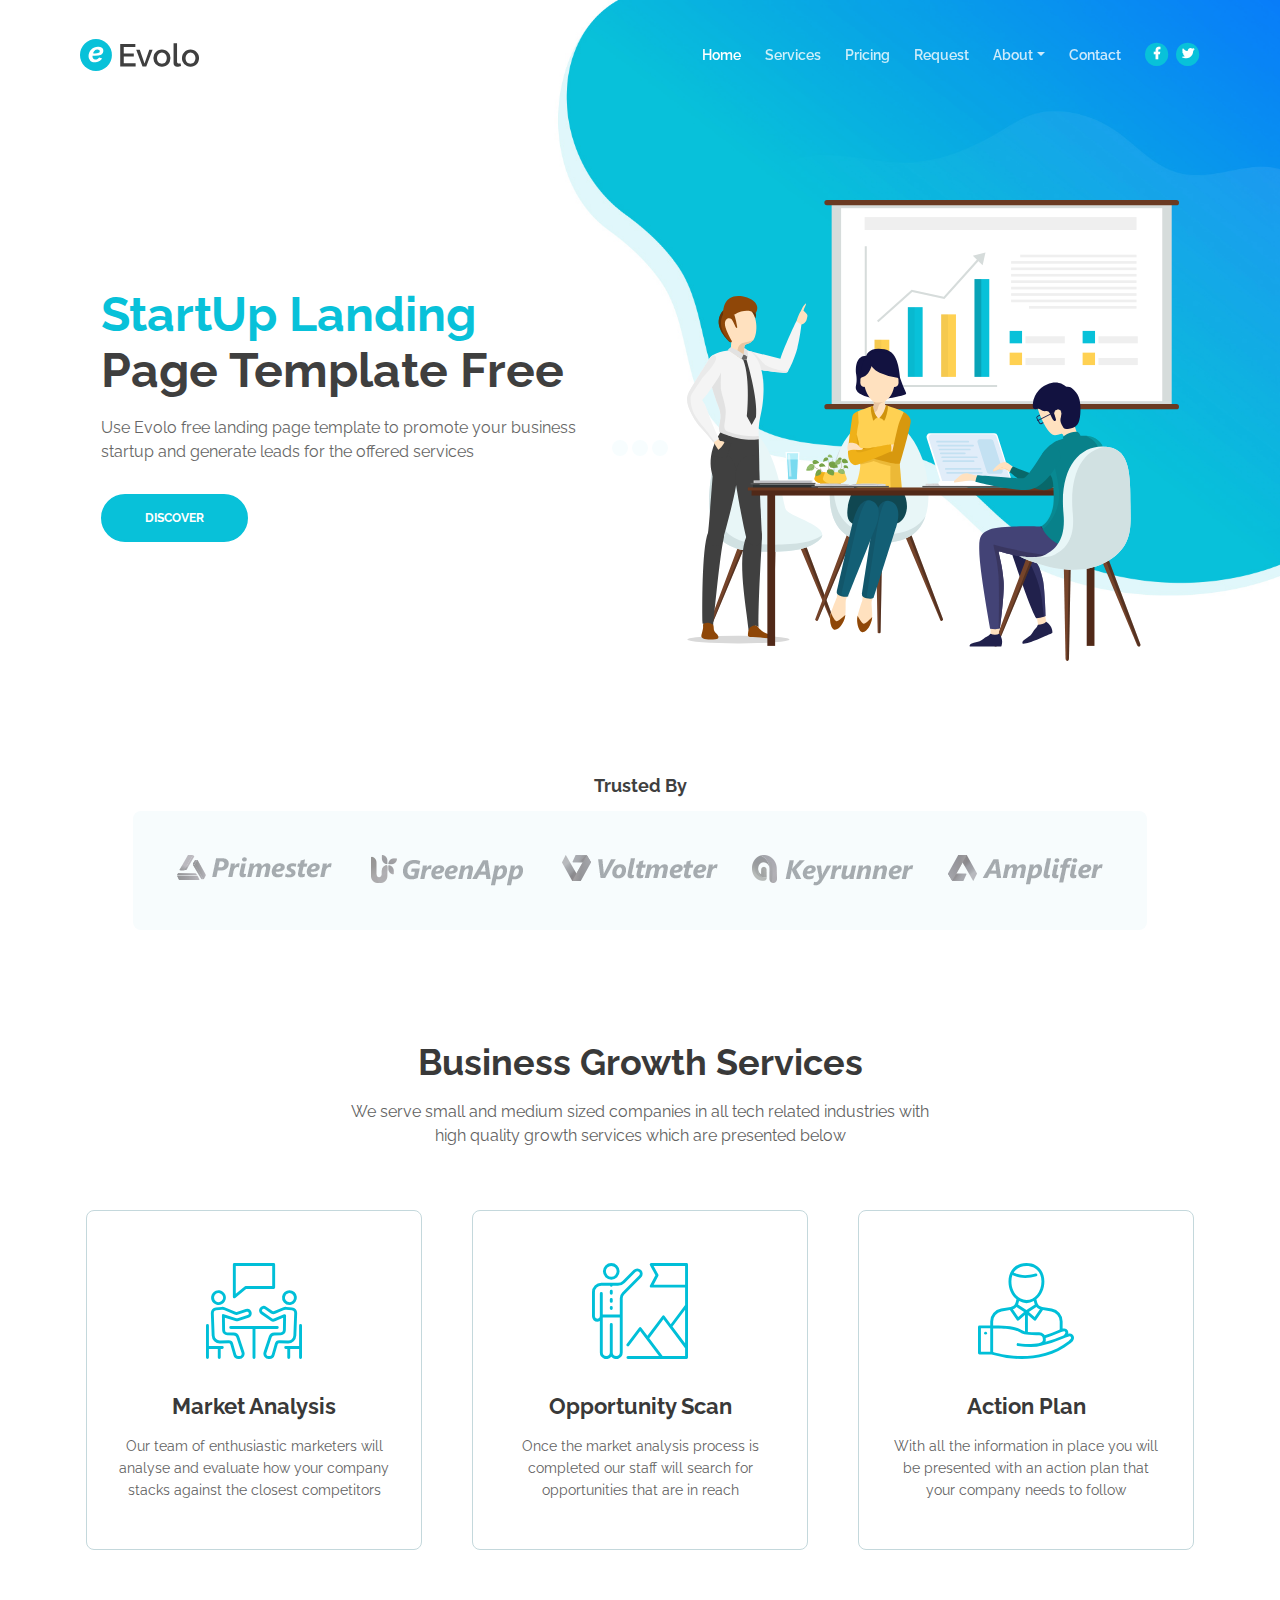
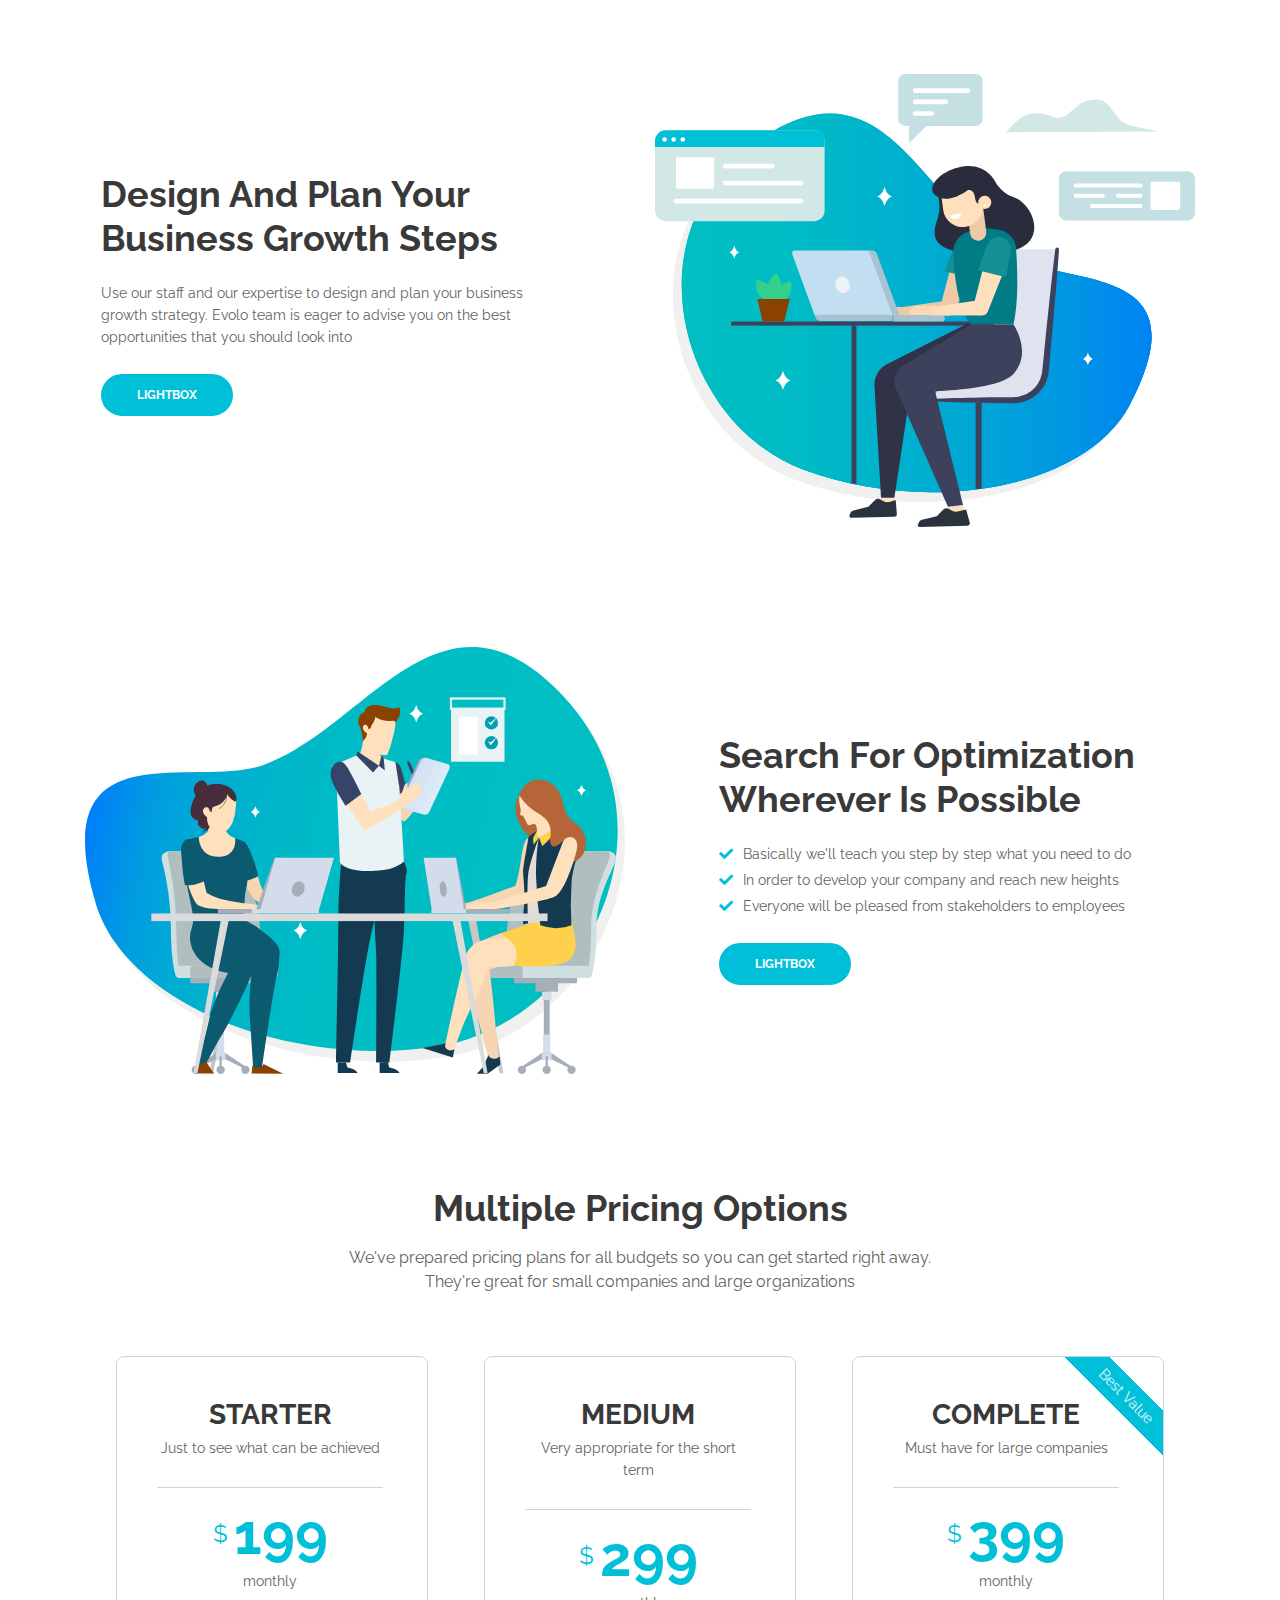
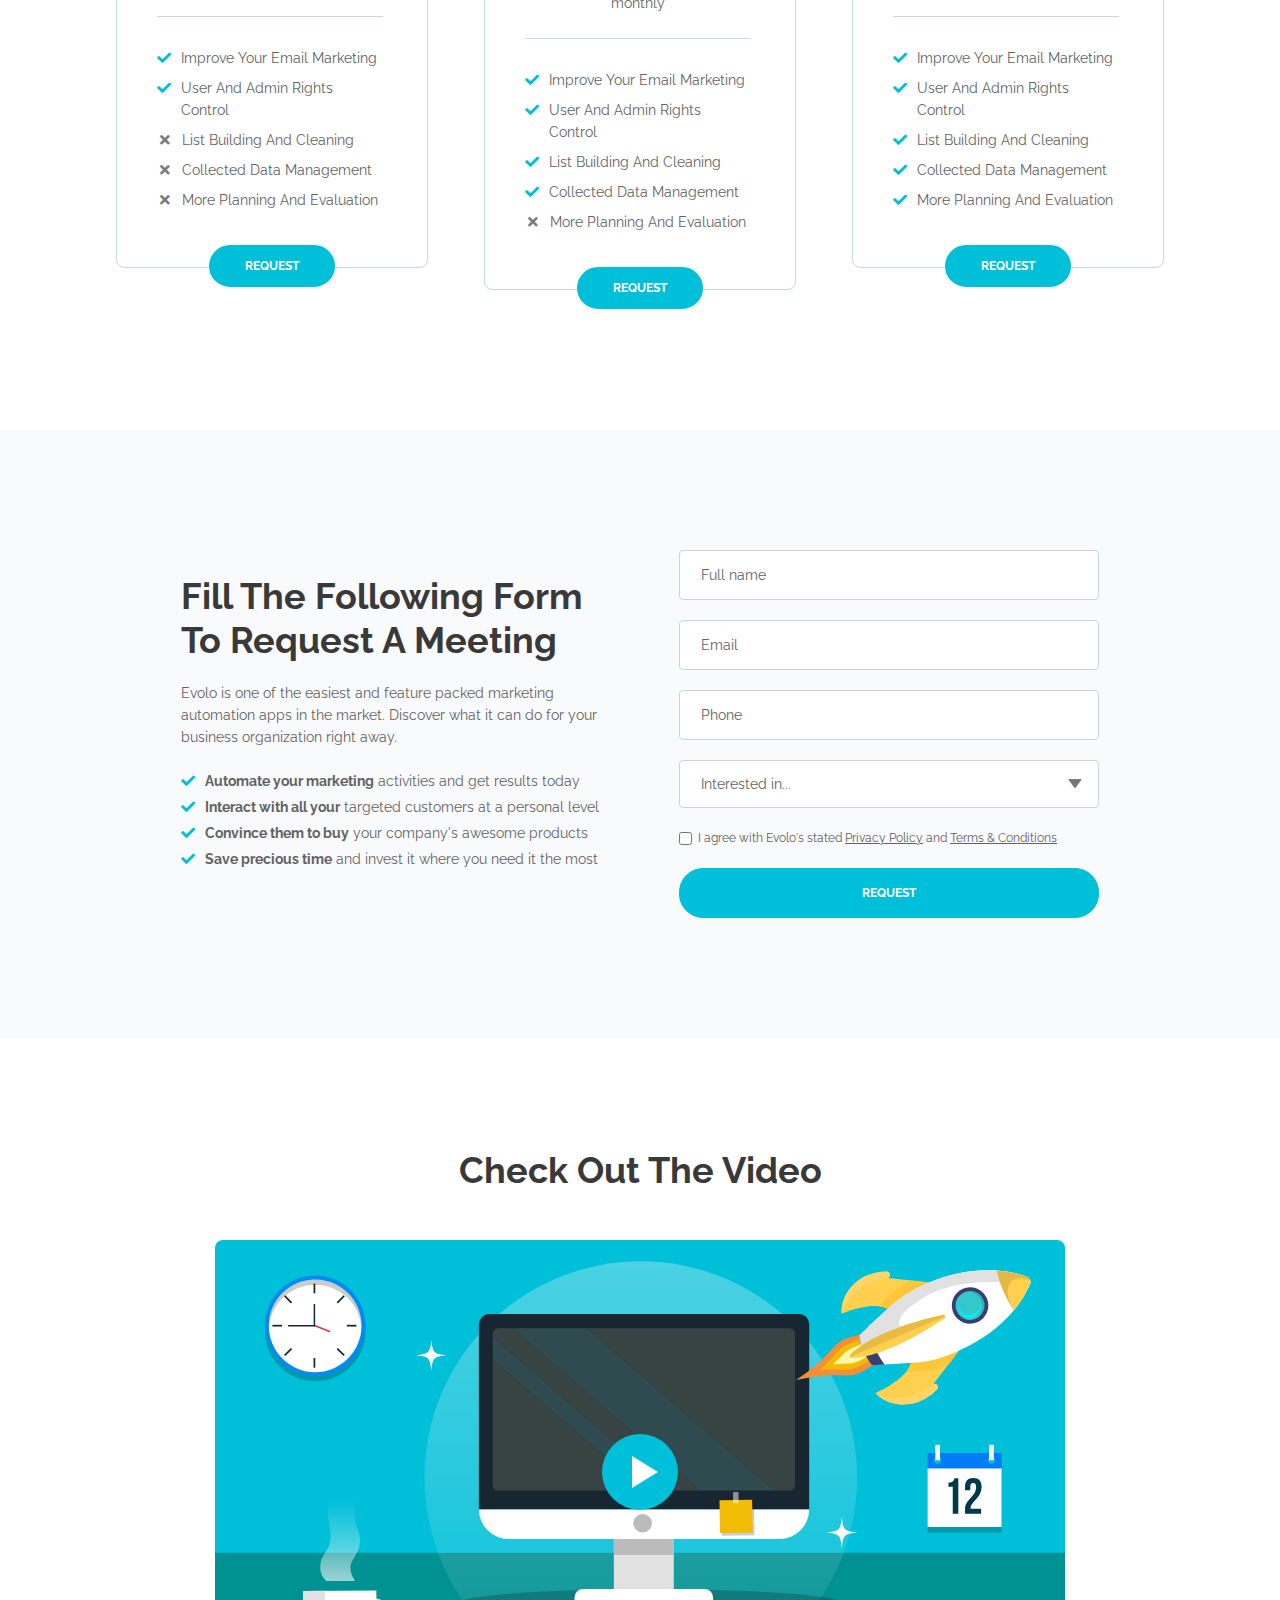
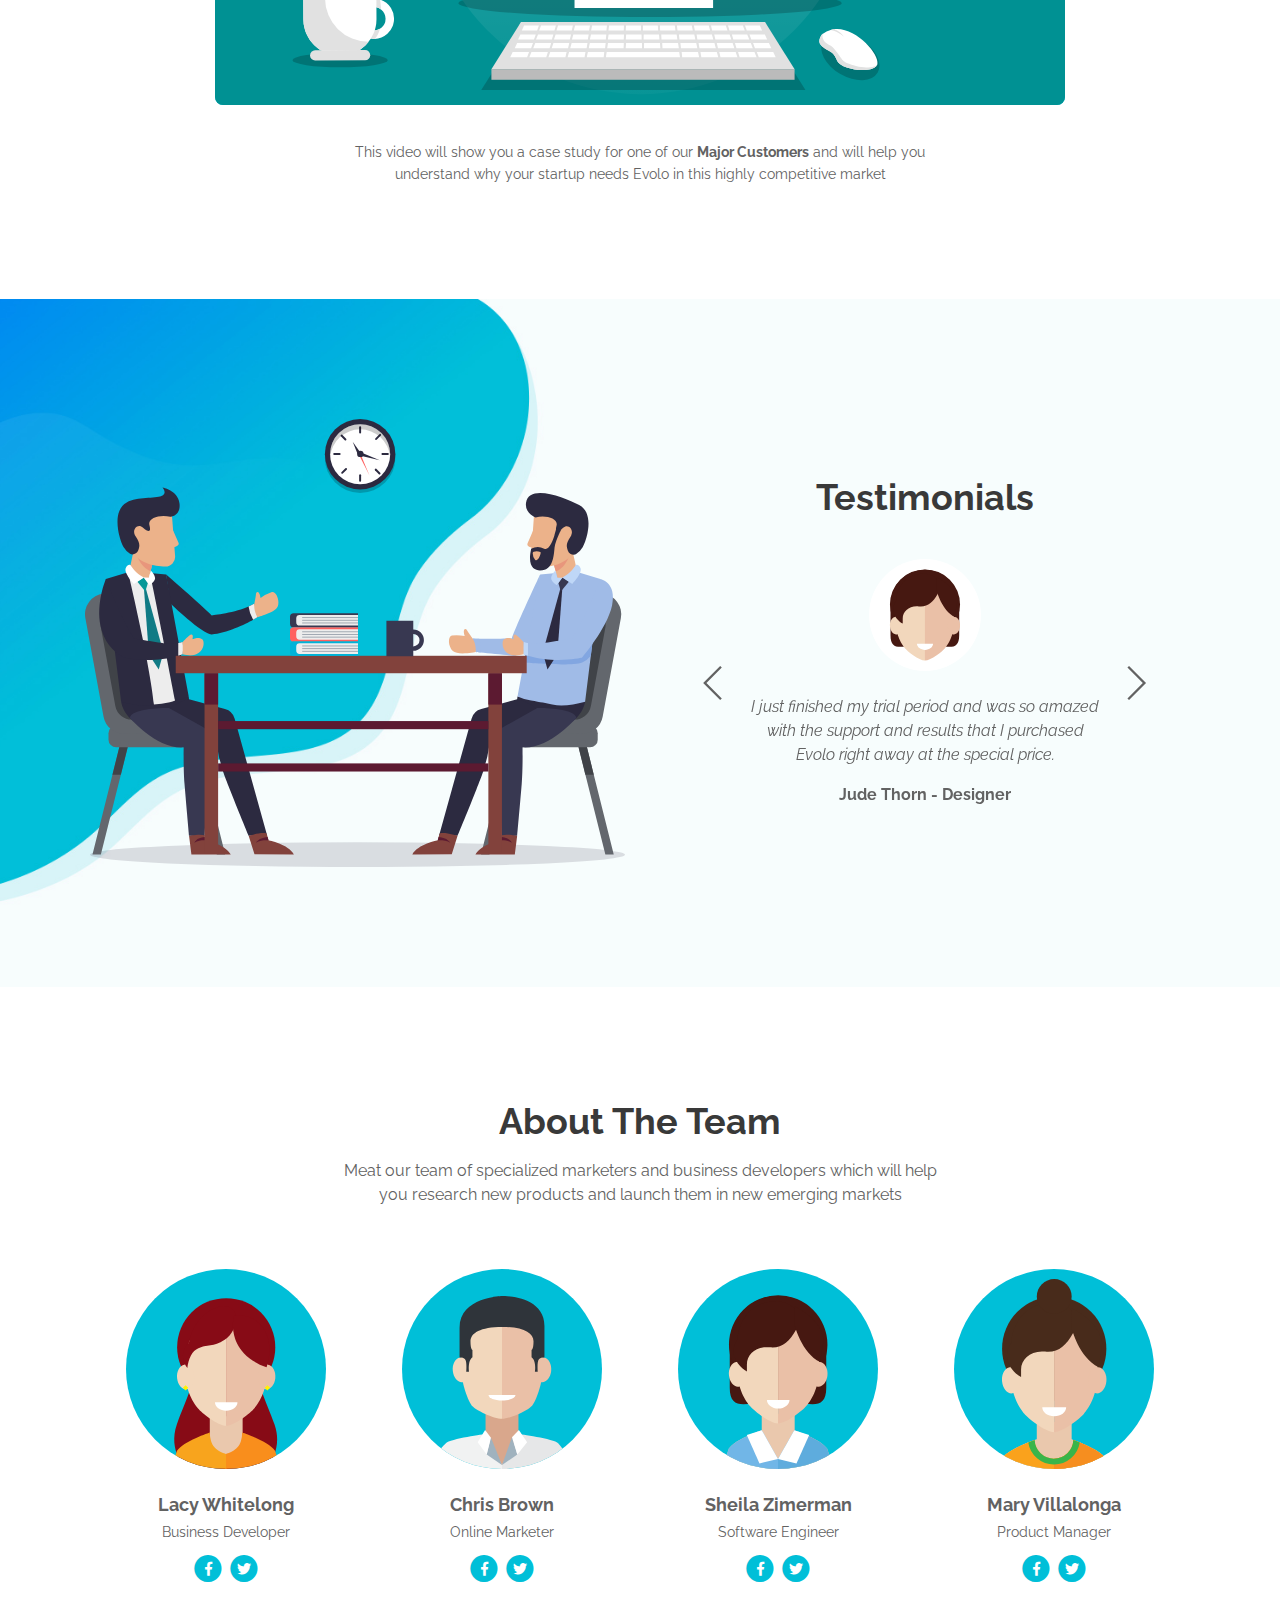
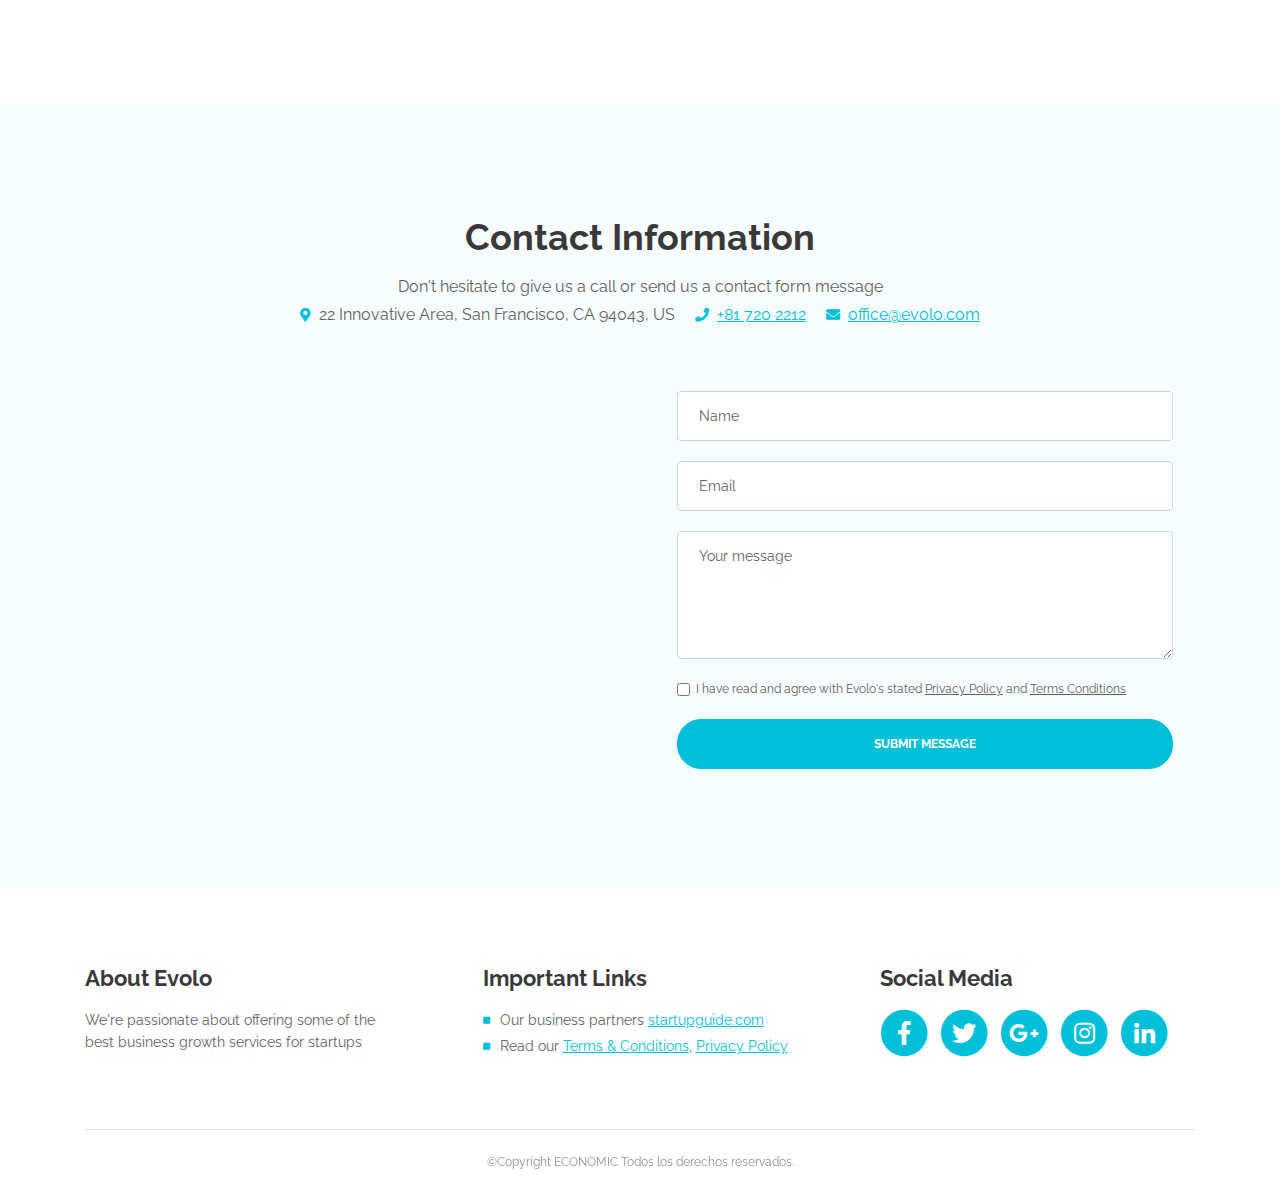
<file: tradelan-web/index.html>
<!DOCTYPE html>
<html lang="en">
<head>
    <meta charset="utf-8">
    <meta name="viewport" content="width=device-width, initial-scale=1, shrink-to-fit=no">
    
    <!-- SEO Meta Tags -->
    <meta name="description" content="Create a stylish landing page for your business startup and get leads for the offered services with this HTML landing page template.">
    <meta name="author" content="Inovatik">

    <!-- OG Meta Tags to improve the way the post looks when you share the page on LinkedIn, Facebook, Google+ -->
	<meta property="og:site_name" content="" /> <!-- website name -->
	<meta property="og:site" content="" /> <!-- website link -->
	<meta property="og:title" content=""/> <!-- title shown in the actual shared post -->
	<meta property="og:description" content="" /> <!-- description shown in the actual shared post -->
	<meta property="og:image" content="" /> <!-- image link, make sure it's jpg -->
	<meta property="og:url" content="" /> <!-- where do you want your post to link to -->
	<meta property="og:type" content="article" />

    <!-- Website Title -->
    <title>Evolo - StartUp HTML Landing Page Template</title>
    
    <!-- Styles -->
    <link href="https://fonts.googleapis.com/css?family=Raleway:400,400i,600,700,700i&amp;subset=latin-ext" rel="stylesheet">
    <link href="css/bootstrap.css" rel="stylesheet">
    <link href="css/fontawesome-all.css" rel="stylesheet">
    <link href="css/swiper.css" rel="stylesheet">
	<link href="css/magnific-popup.css" rel="stylesheet">
	<link href="css/styles.css" rel="stylesheet">
	
	<!-- Favicon  -->
    <link rel="icon" href="images/favicon.png">
</head>
<body data-spy="scroll" data-target=".fixed-top">
    
    <!-- Preloader -->
	<div class="spinner-wrapper">
        <div class="spinner">
            <div class="bounce1"></div>
            <div class="bounce2"></div>
            <div class="bounce3"></div>
        </div>
    </div>
    <!-- end of preloader -->
    

    <!-- Navigation -->
    <nav class="navbar navbar-expand-lg navbar-dark navbar-custom fixed-top">
        <!-- Text Logo - Use this if you don't have a graphic logo -->
        <!-- <a class="navbar-brand logo-text page-scroll" href="index.html">Evolo</a> -->

        <!-- Image Logo -->
        <a class="navbar-brand logo-image" href="index.html"><img src="images/logo.svg" alt="alternative"></a>
        
        <!-- Mobile Menu Toggle Button -->
        <button class="navbar-toggler" type="button" data-toggle="collapse" data-target="#navbarsExampleDefault" aria-controls="navbarsExampleDefault" aria-expanded="false" aria-label="Toggle navigation">
            <span class="navbar-toggler-awesome fas fa-bars"></span>
            <span class="navbar-toggler-awesome fas fa-times"></span>
        </button>
        <!-- end of mobile menu toggle button -->

        <div class="collapse navbar-collapse" id="navbarsExampleDefault">
            <ul class="navbar-nav ml-auto">
                <li class="nav-item">
                    <a class="nav-link page-scroll" href="#header">Home <span class="sr-only">(current)</span></a>
                </li>
                <li class="nav-item">
                    <a class="nav-link page-scroll" href="#services">Services</a>
                </li>
                <li class="nav-item">
                    <a class="nav-link page-scroll" href="#pricing">Pricing</a>
                </li>
                <li class="nav-item">
                    <a class="nav-link page-scroll" href="#request">Request</a>
                </li>

                <!-- Dropdown Menu -->          
                <li class="nav-item dropdown">
                    <a class="nav-link dropdown-toggle page-scroll" href="#about" id="navbarDropdown" role="button" aria-haspopup="true" aria-expanded="false">About</a>
                    <div class="dropdown-menu" aria-labelledby="navbarDropdown">
                        <a class="dropdown-item" href="terms-conditions.html"><span class="item-text">Terms Conditions</span></a>
                        <div class="dropdown-items-divide-hr"></div>
                        <a class="dropdown-item" href="privacy-policy.html"><span class="item-text">Privacy Policy</span></a>
                    </div>
                </li>
                <!-- end of dropdown menu -->

                <li class="nav-item">
                    <a class="nav-link page-scroll" href="#contact">Contact</a>
                </li>
            </ul>
            <span class="nav-item social-icons">
                <span class="fa-stack">
                    <a href="#your-link">
                        <i class="fas fa-circle fa-stack-2x facebook"></i>
                        <i class="fab fa-facebook-f fa-stack-1x"></i>
                    </a>
                </span>
                <span class="fa-stack">
                    <a href="#your-link">
                        <i class="fas fa-circle fa-stack-2x twitter"></i>
                        <i class="fab fa-twitter fa-stack-1x"></i>
                    </a>
                </span>
            </span>
        </div>
    </nav> <!-- end of navbar -->
    <!-- end of navigation -->


    <!-- Header -->
    <header id="header" class="header">
        <div class="header-content">
            <div class="container">
                <div class="row">
                    <div class="col-lg-6">
                        <div class="text-container">
                            <h1><span class="turquoise">StartUp Landing</span> Page Template Free</h1>
                            <p class="p-large">Use Evolo free landing page template to promote your business startup and generate leads for the offered services</p>
                            <a class="btn-solid-lg page-scroll" href="#services">DISCOVER</a>
                        </div> <!-- end of text-container -->
                    </div> <!-- end of col -->
                    <div class="col-lg-6">
                        <div class="image-container">
                            <img class="img-fluid" src="images/header-teamwork.svg" alt="alternative">
                        </div> <!-- end of image-container -->
                    </div> <!-- end of col -->
                </div> <!-- end of row -->
            </div> <!-- end of container -->
        </div> <!-- end of header-content -->
    </header> <!-- end of header -->
    <!-- end of header -->


    <!-- Customers -->
    <div class="slider-1">
        <div class="container">
            <div class="row">
                <div class="col-lg-12">
                    <h5>Trusted By</h5>
                    
                    <!-- Image Slider -->
                    <div class="slider-container">
                        <div class="swiper-container image-slider">
                            <div class="swiper-wrapper">
                                <div class="swiper-slide">
                                    <div class="image-container">
                                        <img class="img-responsive" src="images/customer-logo-1.png" alt="alternative">
                                    </div>
                                </div>
                                <div class="swiper-slide">
                                    <div class="image-container">
                                        <img class="img-responsive" src="images/customer-logo-2.png" alt="alternative">
                                    </div>
                                </div>
                                <div class="swiper-slide">
                                    <div class="image-container">
                                        <img class="img-responsive" src="images/customer-logo-3.png" alt="alternative">
                                    </div>
                                </div>
                                <div class="swiper-slide">
                                    <div class="image-container">
                                        <img class="img-responsive" src="images/customer-logo-4.png" alt="alternative">
                                    </div>
                                </div>
                                <div class="swiper-slide">
                                    <div class="image-container">
                                        <img class="img-responsive" src="images/customer-logo-5.png" alt="alternative">
                                    </div>
                                </div>
                                <div class="swiper-slide">
                                    <div class="image-container">
                                        <img class="img-responsive" src="images/customer-logo-6.png" alt="alternative">
                                    </div>
                                </div>
                            </div> <!-- end of swiper-wrapper -->
                        </div> <!-- end of swiper container -->
                    </div> <!-- end of slider-container -->
                    <!-- end of image slider -->

                </div> <!-- end of col -->
            </div> <!-- end of row -->
        </div> <!-- end of container -->
    </div> <!-- end of slider-1 -->
    <!-- end of customers -->


    <!-- Services -->
    <div id="services" class="cards-1">
        <div class="container">
            <div class="row">
                <div class="col-lg-12">
                    <h2>Business Growth Services</h2>
                    <p class="p-heading p-large">We serve small and medium sized companies in all tech related industries with high quality growth services which are presented below</p>
                </div> <!-- end of col -->
            </div> <!-- end of row -->
            <div class="row">
                <div class="col-lg-12">

                    <!-- Card -->
                    <div class="card">
                        <img class="card-image" src="images/services-icon-1.svg" alt="alternative">
                        <div class="card-body">
                            <h4 class="card-title">Market Analysis</h4>
                            <p>Our team of enthusiastic marketers will analyse and evaluate how your company stacks against the closest competitors</p>
                        </div>
                    </div>
                    <!-- end of card -->

                    <!-- Card -->
                    <div class="card">
                        <img class="card-image" src="images/services-icon-2.svg" alt="alternative">
                        <div class="card-body">
                            <h4 class="card-title">Opportunity Scan</h4>
                            <p>Once the market analysis process is completed our staff will search for opportunities that are in reach</p>
                        </div>
                    </div>
                    <!-- end of card -->

                    <!-- Card -->
                    <div class="card">
                        <img class="card-image" src="images/services-icon-3.svg" alt="alternative">
                        <div class="card-body">
                            <h4 class="card-title">Action Plan</h4>
                            <p>With all the information in place you will be presented with an action plan that your company needs to follow</p>
                        </div>
                    </div>
                    <!-- end of card -->
                    
                </div> <!-- end of col -->
            </div> <!-- end of row -->
        </div> <!-- end of container -->
    </div> <!-- end of cards-1 -->
    <!-- end of services -->


    <!-- Details 1 -->
    <div class="basic-1">
        <div class="container">
            <div class="row">
                <div class="col-lg-6">
                    <div class="text-container">
                        <h2>Design And Plan Your Business Growth Steps</h2>
                        <p>Use our staff and our expertise to design and plan your business growth strategy. Evolo team is eager to advise you on the best opportunities that you should look into</p>
                        <a class="btn-solid-reg popup-with-move-anim" href="#details-lightbox-1">LIGHTBOX</a>
                    </div> <!-- end of text-container -->
                </div> <!-- end of col -->
                <div class="col-lg-6">
                    <div class="image-container">
                        <img class="img-fluid" src="images/details-1-office-worker.svg" alt="alternative">
                    </div> <!-- end of image-container -->
                </div> <!-- end of col -->
            </div> <!-- end of row -->
        </div> <!-- end of container -->
    </div> <!-- end of basic-1 -->
    <!-- end of details 1 -->

    
    <!-- Details 2 -->
    <div class="basic-2">
        <div class="container">
            <div class="row">
                <div class="col-lg-6">
                    <div class="image-container">
                        <img class="img-fluid" src="images/details-2-office-team-work.svg" alt="alternative">
                    </div> <!-- end of image-container -->
                </div> <!-- end of col -->
                <div class="col-lg-6">
                    <div class="text-container">
                        <h2>Search For Optimization Wherever Is Possible</h2>
                        <ul class="list-unstyled li-space-lg">
                            <li class="media">
                                <i class="fas fa-check"></i>
                                <div class="media-body">Basically we'll teach you step by step what you need to do</div>
                            </li>
                            <li class="media">
                                <i class="fas fa-check"></i>
                                <div class="media-body">In order to develop your company and reach new heights</div>
                            </li>
                            <li class="media">
                                <i class="fas fa-check"></i>
                                <div class="media-body">Everyone will be pleased from stakeholders to employees</div>
                            </li>
                        </ul>
                        <a class="btn-solid-reg popup-with-move-anim" href="#details-lightbox-2">LIGHTBOX</a>
                    </div> <!-- end of text-container -->
                </div> <!-- end of col -->
            </div> <!-- end of row -->
        </div> <!-- end of container -->
    </div> <!-- end of basic-2 -->
    <!-- end of details 2 -->

    <!-- Details Lightboxes -->
    <!-- Details Lightbox 1 -->
	<div id="details-lightbox-1" class="lightbox-basic zoom-anim-dialog mfp-hide">
        <div class="container">
            <div class="row">
                <button title="Close (Esc)" type="button" class="mfp-close x-button">×</button>
                <div class="col-lg-8">
                    <div class="image-container">
                        <img class="img-fluid" src="images/details-lightbox-1.svg" alt="alternative">
                    </div> <!-- end of image-container -->
                </div> <!-- end of col -->
                <div class="col-lg-4">
                    <h3>Design And Plan</h3>
                    <hr>
                    <h5>Core feature</h5>
                    <p>The emailing module basically will speed up your email marketing operations while offering more subscriber control.</p>
                    <p>Do you need to build lists for your email campaigns? It just got easier with Evolo.</p>
                    <ul class="list-unstyled li-space-lg">
                        <li class="media">
                            <i class="fas fa-check"></i><div class="media-body">List building framework</div>
                        </li>
                        <li class="media">
                            <i class="fas fa-check"></i><div class="media-body">Easy database browsing</div>
                        </li>
                        <li class="media">
                            <i class="fas fa-check"></i><div class="media-body">User administration</div>
                        </li>
                        <li class="media">
                            <i class="fas fa-check"></i><div class="media-body">Automate user signup</div>
                        </li>
                        <li class="media">
                            <i class="fas fa-check"></i><div class="media-body">Quick formatting tools</div>
                        </li>
                        <li class="media">
                            <i class="fas fa-check"></i><div class="media-body">Fast email checking</div>
                        </li>
                    </ul>
                    <a class="btn-solid-reg mfp-close page-scroll" href="#request">REQUEST</a> <a class="btn-outline-reg mfp-close as-button" href="#screenshots">BACK</a>
                </div> <!-- end of col -->
            </div> <!-- end of row -->
        </div> <!-- end of container -->
    </div> <!-- end of lightbox-basic -->
    <!-- end of details lightbox 1 -->

    <!-- Details Lightbox 2 -->
	<div id="details-lightbox-2" class="lightbox-basic zoom-anim-dialog mfp-hide">
        <div class="container">
            <div class="row">
                <button title="Close (Esc)" type="button" class="mfp-close x-button">×</button>
                <div class="col-lg-8">
                    <div class="image-container">
                        <img class="img-fluid" src="images/details-lightbox-2.svg" alt="alternative">
                    </div> <!-- end of image-container -->
                </div> <!-- end of col -->
                <div class="col-lg-4">
                    <h3>Search To Optimize</h3>
                    <hr>
                    <h5>Core feature</h5>
                    <p>The emailing module basically will speed up your email marketing operations while offering more subscriber control.</p>
                    <p>Do you need to build lists for your email campaigns? It just got easier with Evolo.</p>
                    <ul class="list-unstyled li-space-lg">
                        <li class="media">
                            <i class="fas fa-check"></i><div class="media-body">List building framework</div>
                        </li>
                        <li class="media">
                            <i class="fas fa-check"></i><div class="media-body">Easy database browsing</div>
                        </li>
                        <li class="media">
                            <i class="fas fa-check"></i><div class="media-body">User administration</div>
                        </li>
                        <li class="media">
                            <i class="fas fa-check"></i><div class="media-body">Automate user signup</div>
                        </li>
                        <li class="media">
                            <i class="fas fa-check"></i><div class="media-body">Quick formatting tools</div>
                        </li>
                        <li class="media">
                            <i class="fas fa-check"></i><div class="media-body">Fast email checking</div>
                        </li>
                    </ul>
                    <a class="btn-solid-reg mfp-close page-scroll" href="#request">REQUEST</a> <a class="btn-outline-reg mfp-close as-button" href="#screenshots">BACK</a>
                </div> <!-- end of col -->
            </div> <!-- end of row -->
        </div> <!-- end of container -->
    </div> <!-- end of lightbox-basic -->
    <!-- end of details lightbox 2 -->
    <!-- end of details lightboxes -->


    <!-- Pricing -->
    <div id="pricing" class="cards-2">
        <div class="container">
            <div class="row">
                <div class="col-lg-12">
                    <h2>Multiple Pricing Options</h2>
                    <p class="p-heading p-large">We've prepared pricing plans for all budgets so you can get started right away. They're great for small companies and large organizations</p>
                </div> <!-- end of col -->
            </div> <!-- end of row -->
            <div class="row">
                <div class="col-lg-12">

                    <!-- Card-->
                    <div class="card">
                        <div class="card-body">
                            <div class="card-title">STARTER</div>
                            <div class="card-subtitle">Just to see what can be achieved</div>
                            <hr class="cell-divide-hr">
                            <div class="price">
                                <span class="currency">$</span><span class="value">199</span>
                                <div class="frequency">monthly</div>
                            </div>
                            <hr class="cell-divide-hr">
                            <ul class="list-unstyled li-space-lg">
                                <li class="media">
                                    <i class="fas fa-check"></i><div class="media-body">Improve Your Email Marketing</div>
                                </li>
                                <li class="media">
                                    <i class="fas fa-check"></i><div class="media-body">User And Admin Rights Control</div>
                                </li>
                                <li class="media">
                                    <i class="fas fa-times"></i><div class="media-body">List Building And Cleaning</div>
                                </li>
                                <li class="media">
                                    <i class="fas fa-times"></i><div class="media-body">Collected Data Management</div>
                                </li>
                                <li class="media">
                                    <i class="fas fa-times"></i><div class="media-body">More Planning And Evaluation</div>
                                </li>
                            </ul>
                            <div class="button-wrapper">
                                <a class="btn-solid-reg page-scroll" href="#request">REQUEST</a>
                            </div>
                        </div>
                    </div> <!-- end of card -->
                    <!-- end of card -->

                    <!-- Card-->
                    <div class="card">
                        <div class="card-body">
                            <div class="card-title">MEDIUM</div>
                            <div class="card-subtitle">Very appropriate for the short term</div>
                            <hr class="cell-divide-hr">
                            <div class="price">
                                <span class="currency">$</span><span class="value">299</span>
                                <div class="frequency">monthly</div>
                            </div>
                            <hr class="cell-divide-hr">
                            <ul class="list-unstyled li-space-lg">
                                <li class="media">
                                    <i class="fas fa-check"></i><div class="media-body">Improve Your Email Marketing</div>
                                </li>
                                <li class="media">
                                    <i class="fas fa-check"></i><div class="media-body">User And Admin Rights Control</div>
                                </li>
                                <li class="media">
                                    <i class="fas fa-check"></i><div class="media-body">List Building And Cleaning</div>
                                </li>
                                <li class="media">
                                    <i class="fas fa-check"></i><div class="media-body">Collected Data Management</div>
                                </li>
                                <li class="media">
                                    <i class="fas fa-times"></i><div class="media-body">More Planning And Evaluation</div>
                                </li>
                            </ul>
                            <div class="button-wrapper">
                                <a class="btn-solid-reg page-scroll" href="#request">REQUEST</a>
                            </div>
                        </div>
                    </div> <!-- end of card -->
                    <!-- end of card -->

                    <!-- Card-->
                    <div class="card">
                        <div class="label">
                            <p class="best-value">Best Value</p>
                        </div>
                        <div class="card-body">
                            <div class="card-title">COMPLETE</div>
                            <div class="card-subtitle">Must have for large companies</div>
                            <hr class="cell-divide-hr">
                            <div class="price">
                                <span class="currency">$</span><span class="value">399</span>
                                <div class="frequency">monthly</div>
                            </div>
                            <hr class="cell-divide-hr">
                            <ul class="list-unstyled li-space-lg">
                                <li class="media">
                                    <i class="fas fa-check"></i><div class="media-body">Improve Your Email Marketing</div>
                                </li>
                                <li class="media">
                                    <i class="fas fa-check"></i><div class="media-body">User And Admin Rights Control</div>
                                </li>
                                <li class="media">
                                    <i class="fas fa-check"></i><div class="media-body">List Building And Cleaning</div>
                                </li>
                                <li class="media">
                                    <i class="fas fa-check"></i><div class="media-body">Collected Data Management</div>
                                </li>
                                <li class="media">
                                    <i class="fas fa-check"></i><div class="media-body">More Planning And Evaluation</div>
                                </li>
                            </ul>
                            <div class="button-wrapper">
                                <a class="btn-solid-reg page-scroll" href="#request">REQUEST</a>
                            </div>
                        </div>
                    </div> <!-- end of card -->
                    <!-- end of card -->

                </div> <!-- end of col -->
            </div> <!-- end of row -->
        </div> <!-- end of container -->
    </div> <!-- end of cards-2 -->
    <!-- end of pricing -->


    <!-- Request -->
    <div id="request" class="form-1">
        <div class="container">
            <div class="row">
                <div class="col-lg-6">
                    <div class="text-container">
                        <h2>Fill The Following Form To Request A Meeting</h2>
                        <p>Evolo is one of the easiest and feature packed marketing automation apps in the market. Discover what it can do for your business organization right away.</p>
                        <ul class="list-unstyled li-space-lg">
                            <li class="media">
                                <i class="fas fa-check"></i>
                                <div class="media-body"><strong class="blue">Automate your marketing</strong> activities and get results today</div>
                            </li>
                            <li class="media">
                                <i class="fas fa-check"></i>
                                <div class="media-body"><strong class="blue">Interact with all your</strong> targeted customers at a personal level</div>
                            </li>
                            <li class="media">
                                <i class="fas fa-check"></i>
                                <div class="media-body"><strong class="blue">Convince them to buy</strong> your company's awesome products</div>
                            </li>
                            <li class="media">
                                <i class="fas fa-check"></i>
                                <div class="media-body"><strong class="blue">Save precious time</strong> and invest it where you need it the most</div>
                            </li>
                        </ul>
                    </div> <!-- end of text-container -->
                </div> <!-- end of col -->
                <div class="col-lg-6">

                    <!-- Request Form -->
                    <div class="form-container">
                        <form id="requestForm" data-toggle="validator" data-focus="false">
                            <div class="form-group">
                                <input type="text" class="form-control-input" id="rname" name="rname" required>
                                <label class="label-control" for="rname">Full name</label>
                                <div class="help-block with-errors"></div>
                            </div>
                            <div class="form-group">
                                <input type="email" class="form-control-input" id="remail" name="remail" required>
                                <label class="label-control" for="remail">Email</label>
                                <div class="help-block with-errors"></div>
                            </div>
                            <div class="form-group">
                                <input type="text" class="form-control-input" id="rphone" name="rphone" required>
                                <label class="label-control" for="rphone">Phone</label>
                                <div class="help-block with-errors"></div>
                            </div>
                            <div class="form-group">
                                <select class="form-control-select" id="rselect" required>
                                    <option class="select-option" value="" disabled selected>Interested in...</option>
                                    <option class="select-option" value="Personal Loan">Starter</option>
                                    <option class="select-option" value="Car Loan">Medium</option>
                                    <option class="select-option" value="House Loan">Complete</option>
                                </select>
                                <div class="help-block with-errors"></div>
                            </div>
                            <div class="form-group checkbox">
                                <input type="checkbox" id="rterms" value="Agreed-to-Terms" name="rterms" required>I agree with Evolo's stated <a href="privacy-policy.html">Privacy Policy</a> and <a href="terms-conditions.html">Terms & Conditions</a>
                                <div class="help-block with-errors"></div>
                            </div>
                            <div class="form-group">
                                <button type="submit" class="form-control-submit-button">REQUEST</button>
                            </div>
                            <div class="form-message">
                                <div id="rmsgSubmit" class="h3 text-center hidden"></div>
                            </div>
                        </form>
                    </div> <!-- end of form-container -->
                    <!-- end of request form -->

                </div> <!-- end of col -->
            </div> <!-- end of row -->
        </div> <!-- end of container -->
    </div> <!-- end of form-1 -->
    <!-- end of request -->


    <!-- Video -->
    <div class="basic-3">
        <div class="container">
            <div class="row">
                <div class="col-lg-12">
                    <h2>Check Out The Video</h2>
                </div> <!-- end of col -->
            </div> <!-- end of row -->
            <div class="row">
                <div class="col-lg-12">
                    
                    <!-- Video Preview -->
                    <div class="image-container">
                        <div class="video-wrapper">
                            <a class="popup-youtube" href="https://www.youtube.com/watch?v=fLCjQJCekTs" data-effect="fadeIn">
                                <img class="img-fluid" src="images/video-frame.svg" alt="alternative">
                                <span class="video-play-button">
                                    <span></span>
                                </span>
                            </a>
                        </div> <!-- end of video-wrapper -->
                    </div> <!-- end of image-container -->
                    <!-- end of video preview -->

                    <p>This video will show you a case study for one of our <strong>Major Customers</strong> and will help you understand why your startup needs Evolo in this highly competitive market</p>
                </div> <!-- end of col -->
            </div> <!-- end of row -->
        </div> <!-- end of container -->
    </div> <!-- end of basic-3 -->
    <!-- end of video -->


    <!-- Testimonials -->
    <div class="slider-2">
        <div class="container">
            <div class="row">
                <div class="col-lg-6">
                    <div class="image-container">
                        <img class="img-fluid" src="images/testimonials-2-men-talking.svg" alt="alternative">
                    </div> <!-- end of image-container -->
                </div> <!-- end of col -->
                <div class="col-lg-6">
                    <h2>Testimonials</h2>

                    <!-- Card Slider -->
                    <div class="slider-container">
                        <div class="swiper-container card-slider">
                            <div class="swiper-wrapper">
                                
                                <!-- Slide -->
                                <div class="swiper-slide">
                                    <div class="card">
                                        <img class="card-image" src="images/testimonial-1.svg" alt="alternative">
                                        <div class="card-body">
                                            <p class="testimonial-text">I just finished my trial period and was so amazed with the support and results that I purchased Evolo right away at the special price.</p>
                                            <p class="testimonial-author">Jude Thorn - Designer</p>
                                        </div>
                                    </div>
                                </div> <!-- end of swiper-slide -->
                                <!-- end of slide -->
        
                                <!-- Slide -->
                                <div class="swiper-slide">
                                    <div class="card">
                                        <img class="card-image" src="images/testimonial-2.svg" alt="alternative">
                                        <div class="card-body">
                                            <p class="testimonial-text">Evolo has always helped or startup to position itself in the highly competitive market of mobile applications. You will not regret using it!</p>
                                            <p class="testimonial-author">Marsha Singer - Developer</p>
                                        </div>
                                    </div>        
                                </div> <!-- end of swiper-slide -->
                                <!-- end of slide -->
        
                                <!-- Slide -->
                                <div class="swiper-slide">
                                    <div class="card">
                                        <img class="card-image" src="images/testimonial-3.svg" alt="alternative">
                                        <div class="card-body">
                                            <p class="testimonial-text">Love their services and was so amazed with the support and results that I purchased Evolo for two years in a row. They are awesome.</p>
                                            <p class="testimonial-author">Roy Smith - Marketer</p>
                                        </div>
                                    </div>        
                                </div> <!-- end of swiper-slide -->
                                <!-- end of slide -->
                               
                            </div> <!-- end of swiper-wrapper -->
        
                            <!-- Add Arrows -->
                            <div class="swiper-button-next"></div>
                            <div class="swiper-button-prev"></div>
                            <!-- end of add arrows -->
        
                        </div> <!-- end of swiper-container -->
                    </div> <!-- end of slider-container -->
                    <!-- end of card slider -->

                </div> <!-- end of col -->
            </div> <!-- end of row -->
        </div> <!-- end of container -->
    </div> <!-- end of slider-2 -->
    <!-- end of testimonials -->


    <!-- About -->
    <div id="about" class="basic-4">
        <div class="container">
            <div class="row">
                <div class="col-lg-12">
                    <h2>About The Team</h2>
                    <p class="p-heading p-large">Meat our team of specialized marketers and business developers which will help you research new products and launch them in new emerging markets</p>
                </div> <!-- end of col -->
            </div> <!-- end of row -->
            <div class="row">
                <div class="col-lg-12">
                    
                    <!-- Team Member -->
                    <div class="team-member">
                        <div class="image-wrapper">
                            <img class="img-fluid" src="images/team-member-1.svg" alt="alternative">
                        </div> <!-- end of image-wrapper -->
                        <p class="p-large"><strong>Lacy Whitelong</strong></p>
                        <p class="job-title">Business Developer</p>
                        <span class="social-icons">
                            <span class="fa-stack">
                                <a href="#your-link">
                                    <i class="fas fa-circle fa-stack-2x facebook"></i>
                                    <i class="fab fa-facebook-f fa-stack-1x"></i>
                                </a>
                            </span>
                            <span class="fa-stack">
                                <a href="#your-link">
                                    <i class="fas fa-circle fa-stack-2x twitter"></i>
                                    <i class="fab fa-twitter fa-stack-1x"></i>
                                </a>
                            </span>
                        </span> <!-- end of social-icons -->
                    </div> <!-- end of team-member -->
                    <!-- end of team member -->

                    <!-- Team Member -->
                    <div class="team-member">
                        <div class="image-wrapper">
                            <img class="img-fluid" src="images/team-member-2.svg" alt="alternative">
                        </div> <!-- end of image wrapper -->
                        <p class="p-large"><strong>Chris Brown</strong></p>
                        <p class="job-title">Online Marketer</p>
                        <span class="social-icons">
                            <span class="fa-stack">
                                <a href="#your-link">
                                    <i class="fas fa-circle fa-stack-2x facebook"></i>
                                    <i class="fab fa-facebook-f fa-stack-1x"></i>
                                </a>
                            </span>
                            <span class="fa-stack">
                                <a href="#your-link">
                                    <i class="fas fa-circle fa-stack-2x twitter"></i>
                                    <i class="fab fa-twitter fa-stack-1x"></i>
                                </a>
                            </span>
                        </span> <!-- end of social-icons -->
                    </div> <!-- end of team-member -->
                    <!-- end of team member -->

                    <!-- Team Member -->
                    <div class="team-member">
                        <div class="image-wrapper">
                            <img class="img-fluid" src="images/team-member-3.svg" alt="alternative">
                        </div> <!-- end of image wrapper -->
                        <p class="p-large"><strong>Sheila Zimerman</strong></p>
                        <p class="job-title">Software Engineer</p>
                        <span class="social-icons">
                            <span class="fa-stack">
                                <a href="#your-link">
                                    <i class="fas fa-circle fa-stack-2x facebook"></i>
                                    <i class="fab fa-facebook-f fa-stack-1x"></i>
                                </a>
                            </span>
                            <span class="fa-stack">
                                <a href="#your-link">
                                    <i class="fas fa-circle fa-stack-2x twitter"></i>
                                    <i class="fab fa-twitter fa-stack-1x"></i>
                                </a>
                            </span>
                        </span> <!-- end of social-icons -->
                    </div> <!-- end of team-member -->
                    <!-- end of team member -->

                    <!-- Team Member -->
                    <div class="team-member">
                        <div class="image-wrapper">
                            <img class="img-fluid" src="images/team-member-4.svg" alt="alternative">
                        </div> <!-- end of image wrapper -->
                        <p class="p-large"><strong>Mary Villalonga</strong></p>
                        <p class="job-title">Product Manager</p>
                        <span class="social-icons">
                            <span class="fa-stack">
                                <a href="#your-link">
                                    <i class="fas fa-circle fa-stack-2x facebook"></i>
                                    <i class="fab fa-facebook-f fa-stack-1x"></i>
                                </a>
                            </span>
                            <span class="fa-stack">
                                <a href="#your-link">
                                    <i class="fas fa-circle fa-stack-2x twitter"></i>
                                    <i class="fab fa-twitter fa-stack-1x"></i>
                                </a>
                            </span>
                        </span> <!-- end of social-icons -->
                    </div> <!-- end of team-member -->
                    <!-- end of team member -->

                </div> <!-- end of col -->
            </div> <!-- end of row -->
        </div> <!-- end of container -->
    </div> <!-- end of basic-4 -->
    <!-- end of about -->


    <!-- Contact -->
    <div id="contact" class="form-2">
        <div class="container">
            <div class="row">
                <div class="col-lg-12">
                    <h2>Contact Information</h2>
                    <ul class="list-unstyled li-space-lg">
                        <li class="address">Don't hesitate to give us a call or send us a contact form message</li>
                        <li><i class="fas fa-map-marker-alt"></i>22 Innovative Area, San Francisco, CA 94043, US</li>
                        <li><i class="fas fa-phone"></i><a class="turquoise" href="tel:003024630820">+81 720 2212</a></li>
                        <li><i class="fas fa-envelope"></i><a class="turquoise" href="mailto:office@evolo.com">office@evolo.com</a></li>
                    </ul>
                </div> <!-- end of col -->
            </div> <!-- end of row -->
            <div class="row">
                <div class="col-lg-6">
                    <div class="map-responsive">
                        <iframe src="https://www.google.com/maps/embed?pb=!1m18!1m12!1m3!1d100939.98555098464!2d-122.507640204439!3d37.757814996609724!2m3!1f0!2f0!3f0!3m2!1i1024!2i768!4f13.1!3m3!1m2!1s0x80859a6d00690021%3A0x4a501367f076adff!2sSan+Francisco%2C+CA%2C+USA!5e0!3m2!1sen!2sro!4v1498231462606" allowfullscreen></iframe>
                    </div>
                </div> <!-- end of col -->
                <div class="col-lg-6">
                    
                    <!-- Contact Form -->
                    <form id="contactForm" data-toggle="validator" data-focus="false">
                        <div class="form-group">
                            <input type="text" class="form-control-input" id="cname" required>
                            <label class="label-control" for="cname">Name</label>
                            <div class="help-block with-errors"></div>
                        </div>
                        <div class="form-group">
                            <input type="email" class="form-control-input" id="cemail" required>
                            <label class="label-control" for="cemail">Email</label>
                            <div class="help-block with-errors"></div>
                        </div>
                        <div class="form-group">
                            <textarea class="form-control-textarea" id="cmessage" required></textarea>
                            <label class="label-control" for="cmessage">Your message</label>
                            <div class="help-block with-errors"></div>
                        </div>
                        <div class="form-group checkbox">
                            <input type="checkbox" id="cterms" value="Agreed-to-Terms" required>I have read and agree with Evolo's stated <a href="privacy-policy.html">Privacy Policy</a> and <a href="terms-conditions.html">Terms Conditions</a> 
                            <div class="help-block with-errors"></div>
                        </div>
                        <div class="form-group">
                            <button type="submit" class="form-control-submit-button">SUBMIT MESSAGE</button>
                        </div>
                        <div class="form-message">
                            <div id="cmsgSubmit" class="h3 text-center hidden"></div>
                        </div>
                    </form>
                    <!-- end of contact form -->

                </div> <!-- end of col -->
            </div> <!-- end of row -->
        </div> <!-- end of container -->
    </div> <!-- end of form-2 -->
    <!-- end of contact -->


    <!-- Footer -->
    <div class="footer">
        <div class="container">
            <div class="row">
                <div class="col-md-4">
                    <div class="footer-col">
                        <h4>About Evolo</h4>
                        <p>We're passionate about offering some of the best business growth services for startups</p>
                    </div>
                </div> <!-- end of col -->
                <div class="col-md-4">
                    <div class="footer-col middle">
                        <h4>Important Links</h4>
                        <ul class="list-unstyled li-space-lg">
                            <li class="media">
                                <i class="fas fa-square"></i>
                                <div class="media-body">Our business partners <a class="turquoise" href="#your-link">startupguide.com</a></div>
                            </li>
                            <li class="media">
                                <i class="fas fa-square"></i>
                                <div class="media-body">Read our <a class="turquoise" href="terms-conditions.html">Terms & Conditions</a>, <a class="turquoise" href="privacy-policy.html">Privacy Policy</a></div>
                            </li>
                        </ul>
                    </div>
                </div> <!-- end of col -->
                <div class="col-md-4">
                    <div class="footer-col last">
                        <h4>Social Media</h4>
                        <span class="fa-stack">
                            <a href="#your-link">
                                <i class="fas fa-circle fa-stack-2x"></i>
                                <i class="fab fa-facebook-f fa-stack-1x"></i>
                            </a>
                        </span>
                        <span class="fa-stack">
                            <a href="#your-link">
                                <i class="fas fa-circle fa-stack-2x"></i>
                                <i class="fab fa-twitter fa-stack-1x"></i>
                            </a>
                        </span>
                        <span class="fa-stack">
                            <a href="#your-link">
                                <i class="fas fa-circle fa-stack-2x"></i>
                                <i class="fab fa-google-plus-g fa-stack-1x"></i>
                            </a>
                        </span>
                        <span class="fa-stack">
                            <a href="#your-link">
                                <i class="fas fa-circle fa-stack-2x"></i>
                                <i class="fab fa-instagram fa-stack-1x"></i>
                            </a>
                        </span>
                        <span class="fa-stack">
                            <a href="#your-link">
                                <i class="fas fa-circle fa-stack-2x"></i>
                                <i class="fab fa-linkedin-in fa-stack-1x"></i>
                            </a>
                        </span>
                    </div> 
                </div> <!-- end of col -->
            </div> <!-- end of row -->
        </div> <!-- end of container -->
    </div> <!-- end of footer -->  
    <!-- end of footer -->


    <!-- Copyright -->
    <div class="copyright">
        <div class="container">
            <div class="row">
                <div class="col-lg-12">
                    <p class="p-small">©Copyright ECONOMIC Todos los derechos reservados.</p>
                </div> <!-- end of col -->
            </div> <!-- enf of row -->
        </div> <!-- end of container -->
    </div> <!-- end of copyright --> 
    <!-- end of copyright -->
    
    	
    <!-- Scripts -->
    <script src="js/jquery.min.js"></script> <!-- jQuery for Bootstrap's JavaScript plugins -->
    <script src="js/popper.min.js"></script> <!-- Popper tooltip library for Bootstrap -->
    <script src="js/bootstrap.min.js"></script> <!-- Bootstrap framework -->
    <script src="js/jquery.easing.min.js"></script> <!-- jQuery Easing for smooth scrolling between anchors -->
    <script src="js/swiper.min.js"></script> <!-- Swiper for image and text sliders -->
    <script src="js/jquery.magnific-popup.js"></script> <!-- Magnific Popup for lightboxes -->
    <script src="js/validator.min.js"></script> <!-- Validator.js - Bootstrap plugin that validates forms -->
    <script src="js/scripts.js"></script> <!-- Custom scripts -->
</body>
</html>
</file>
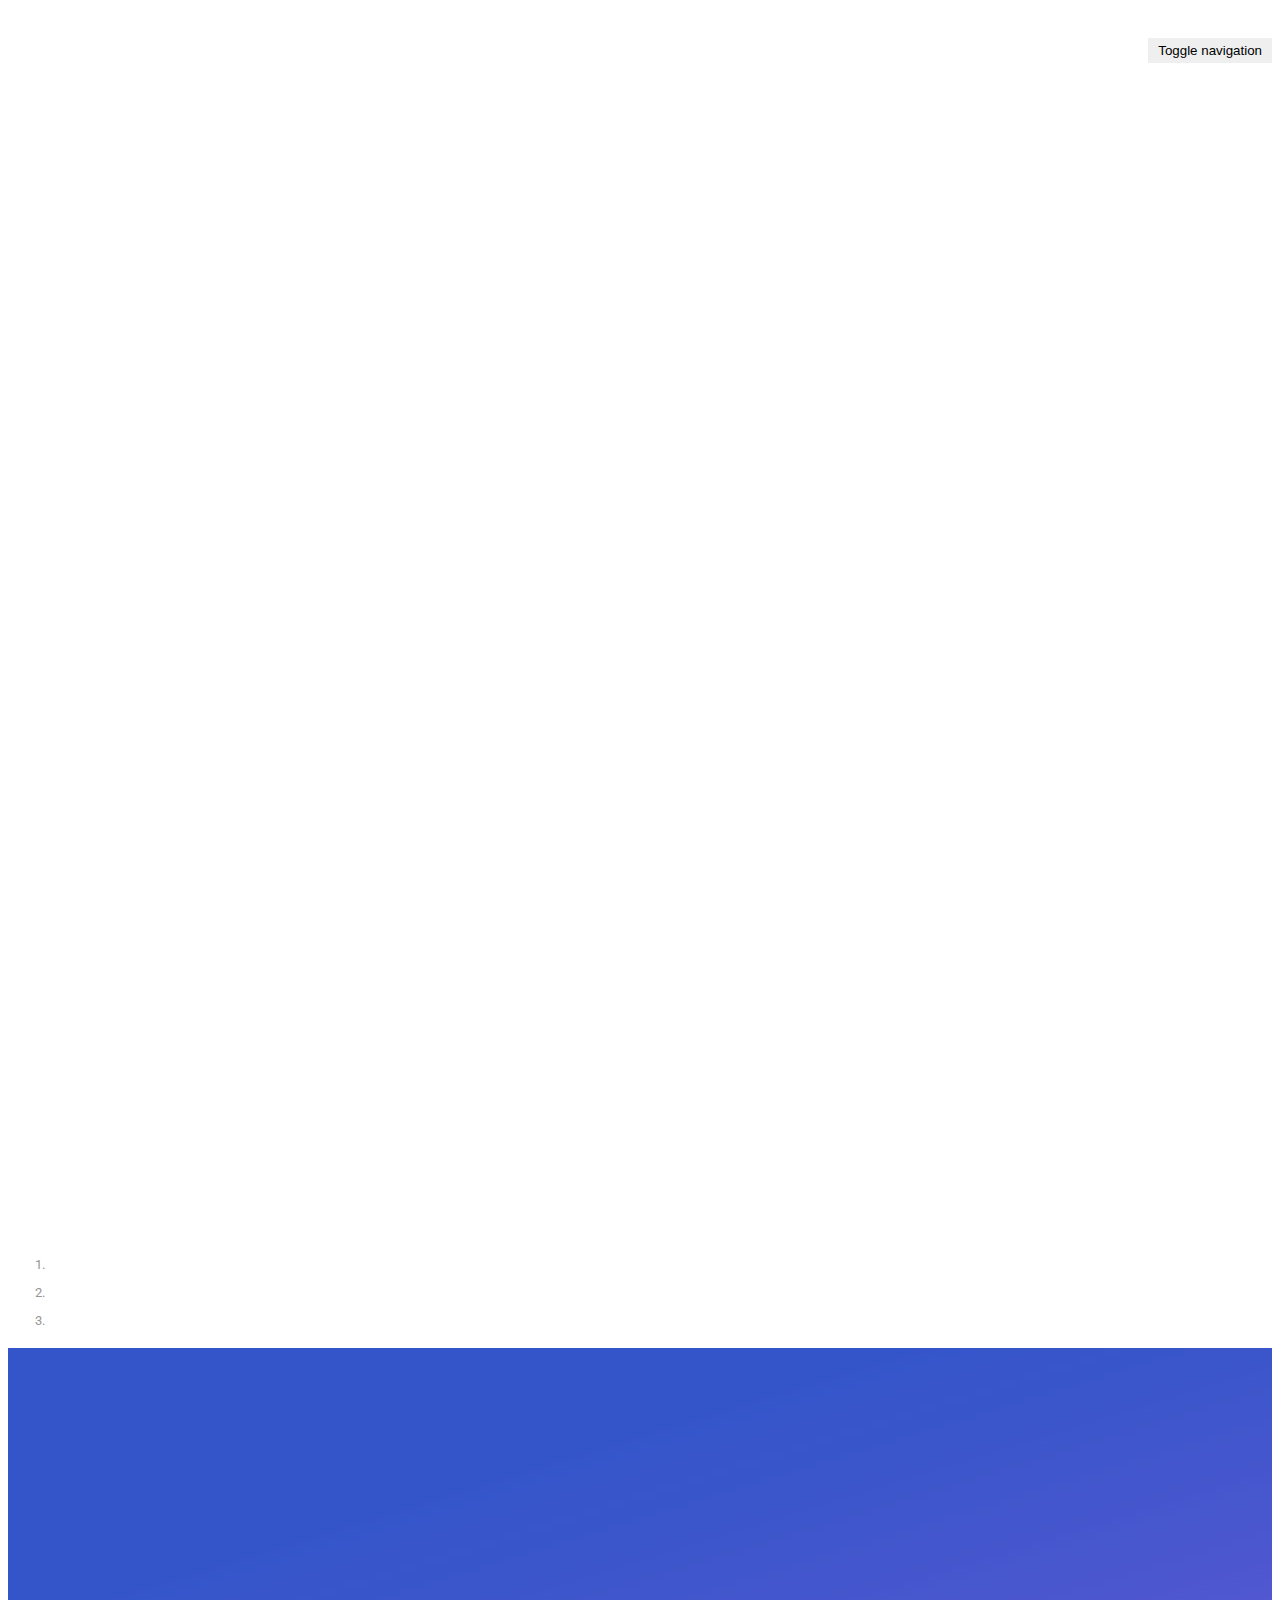
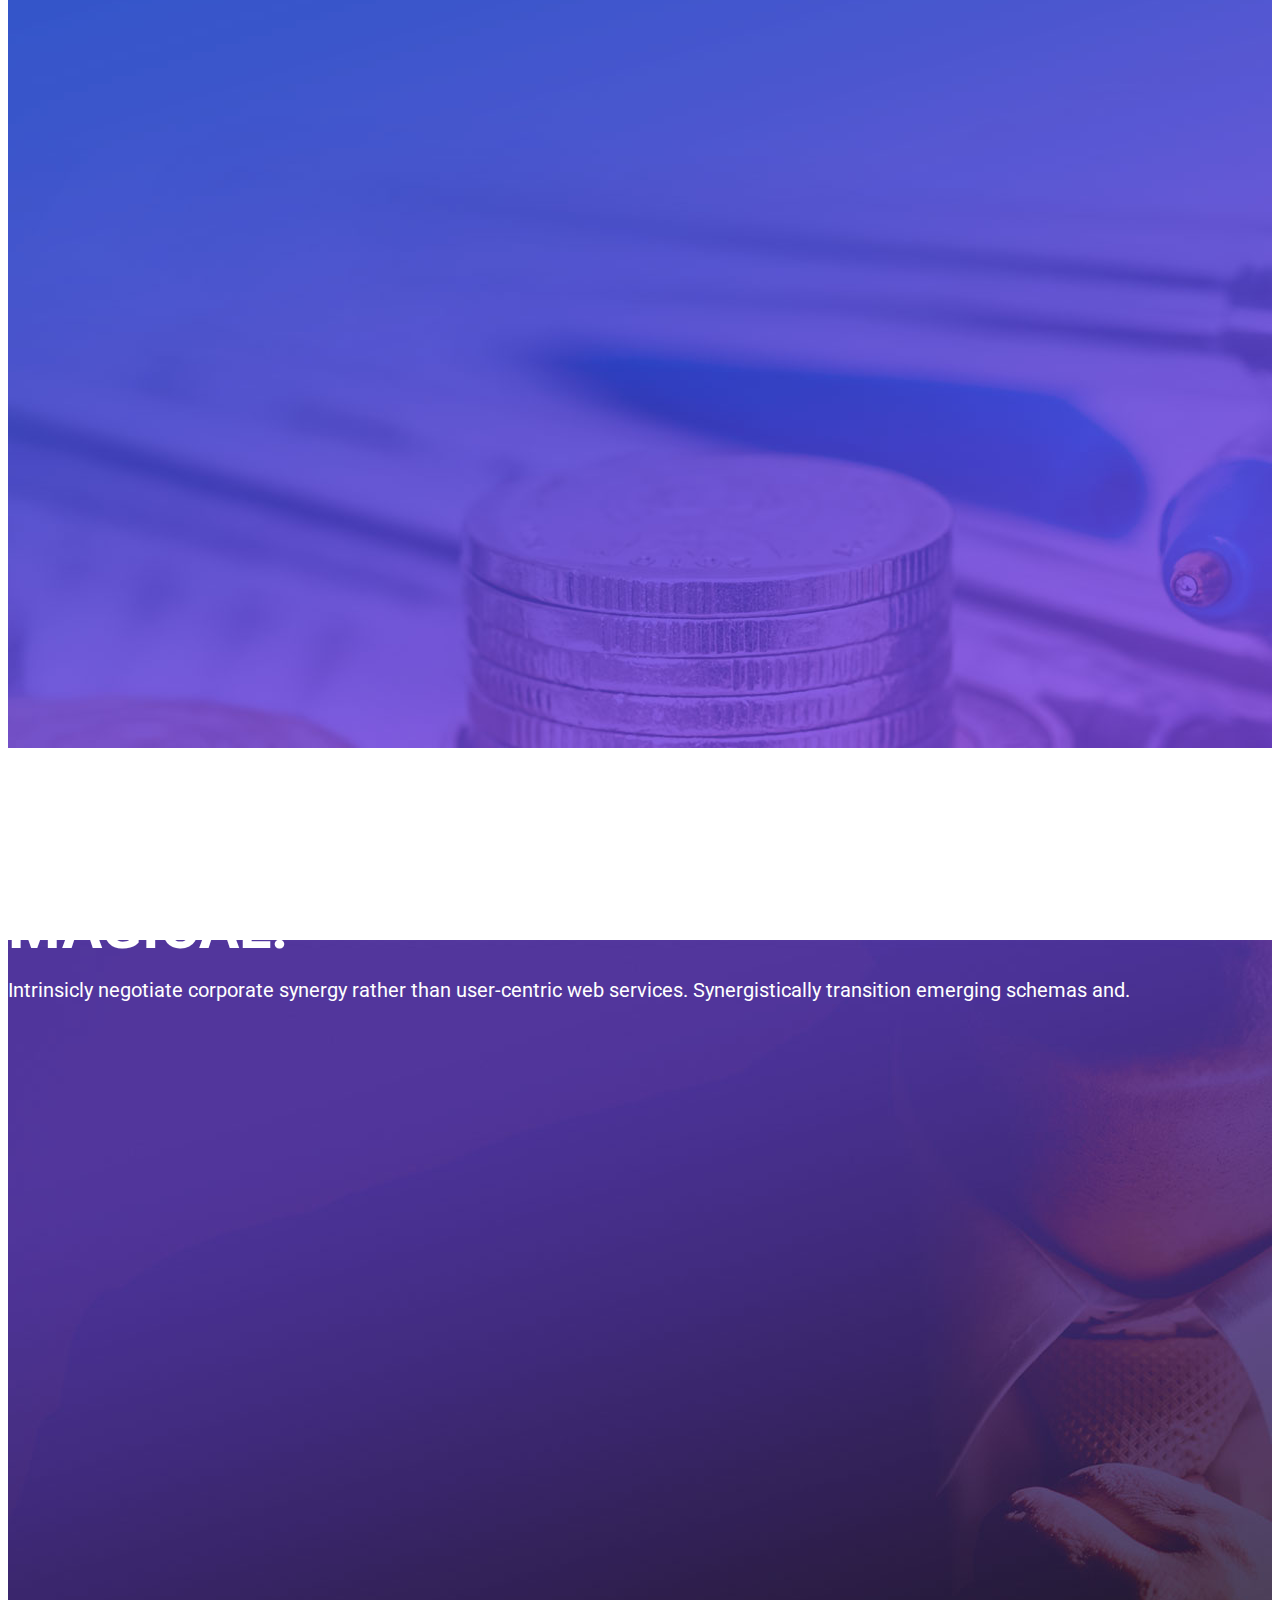
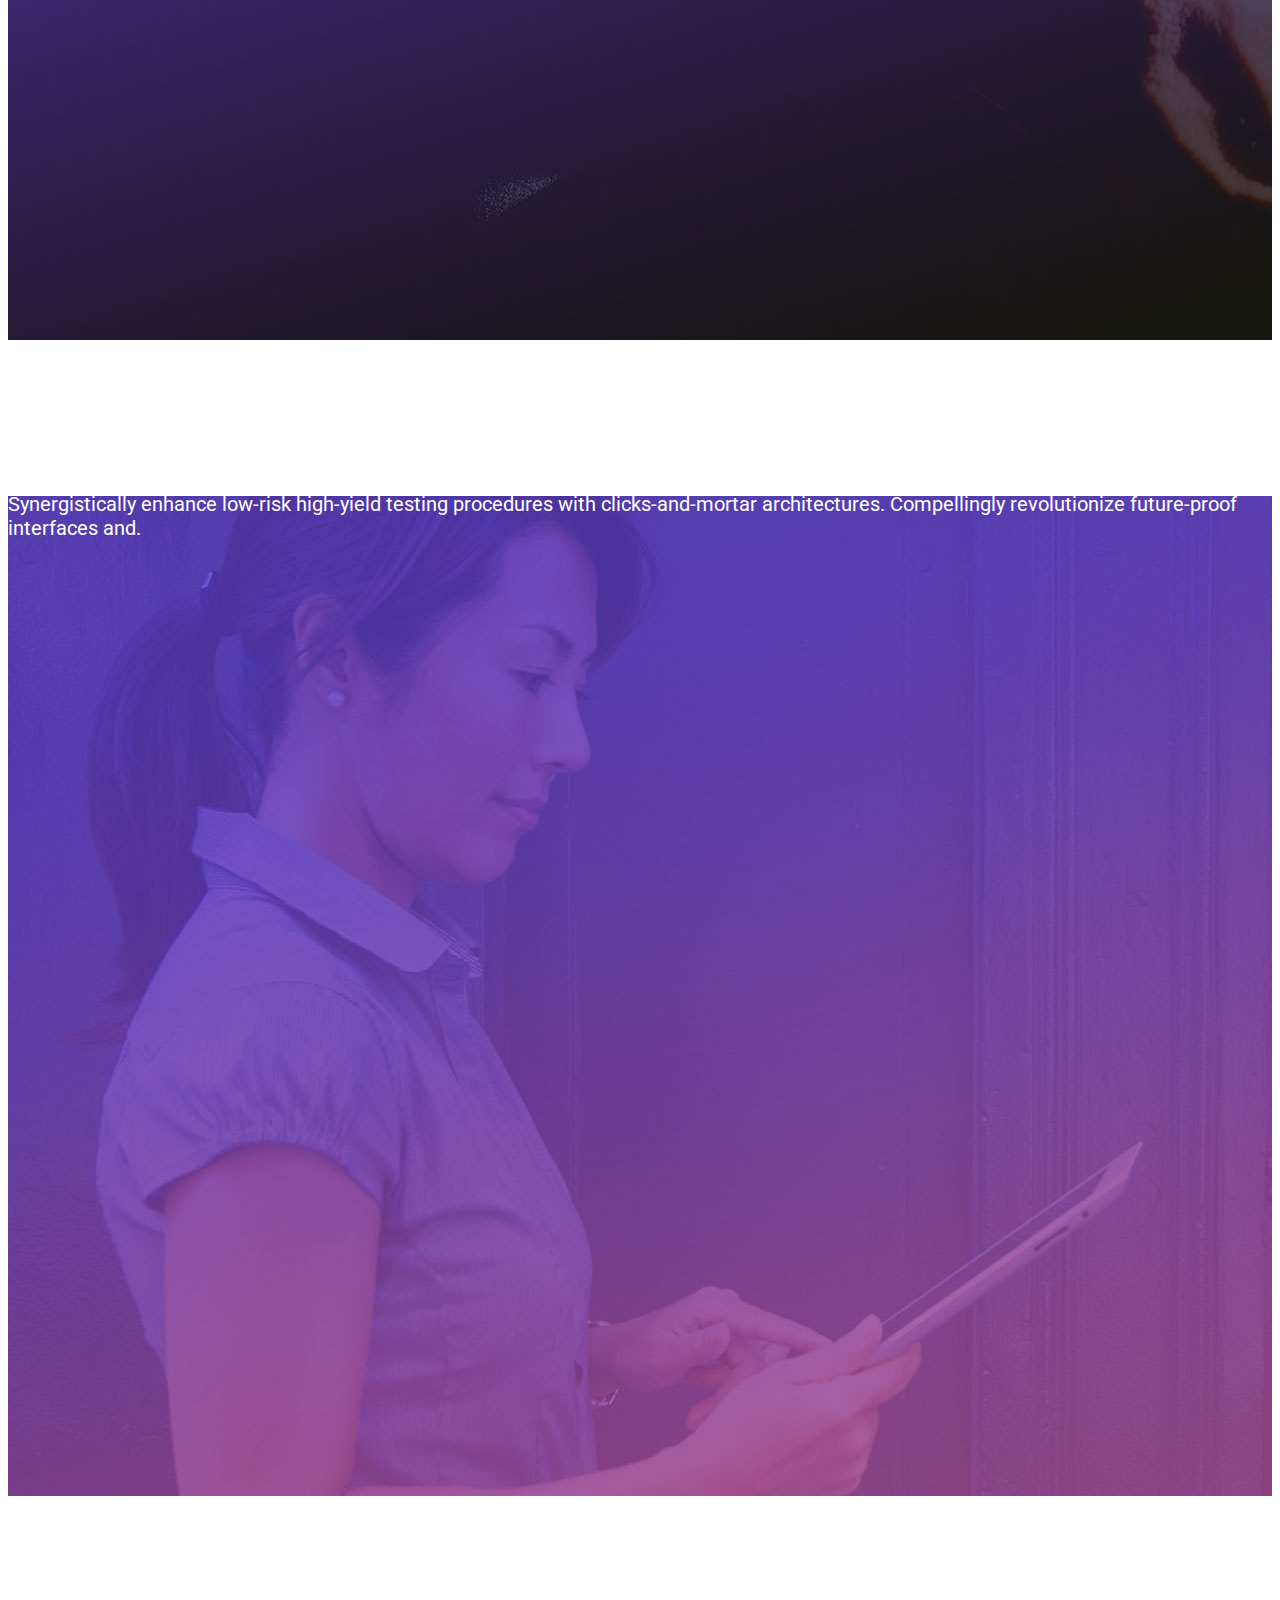
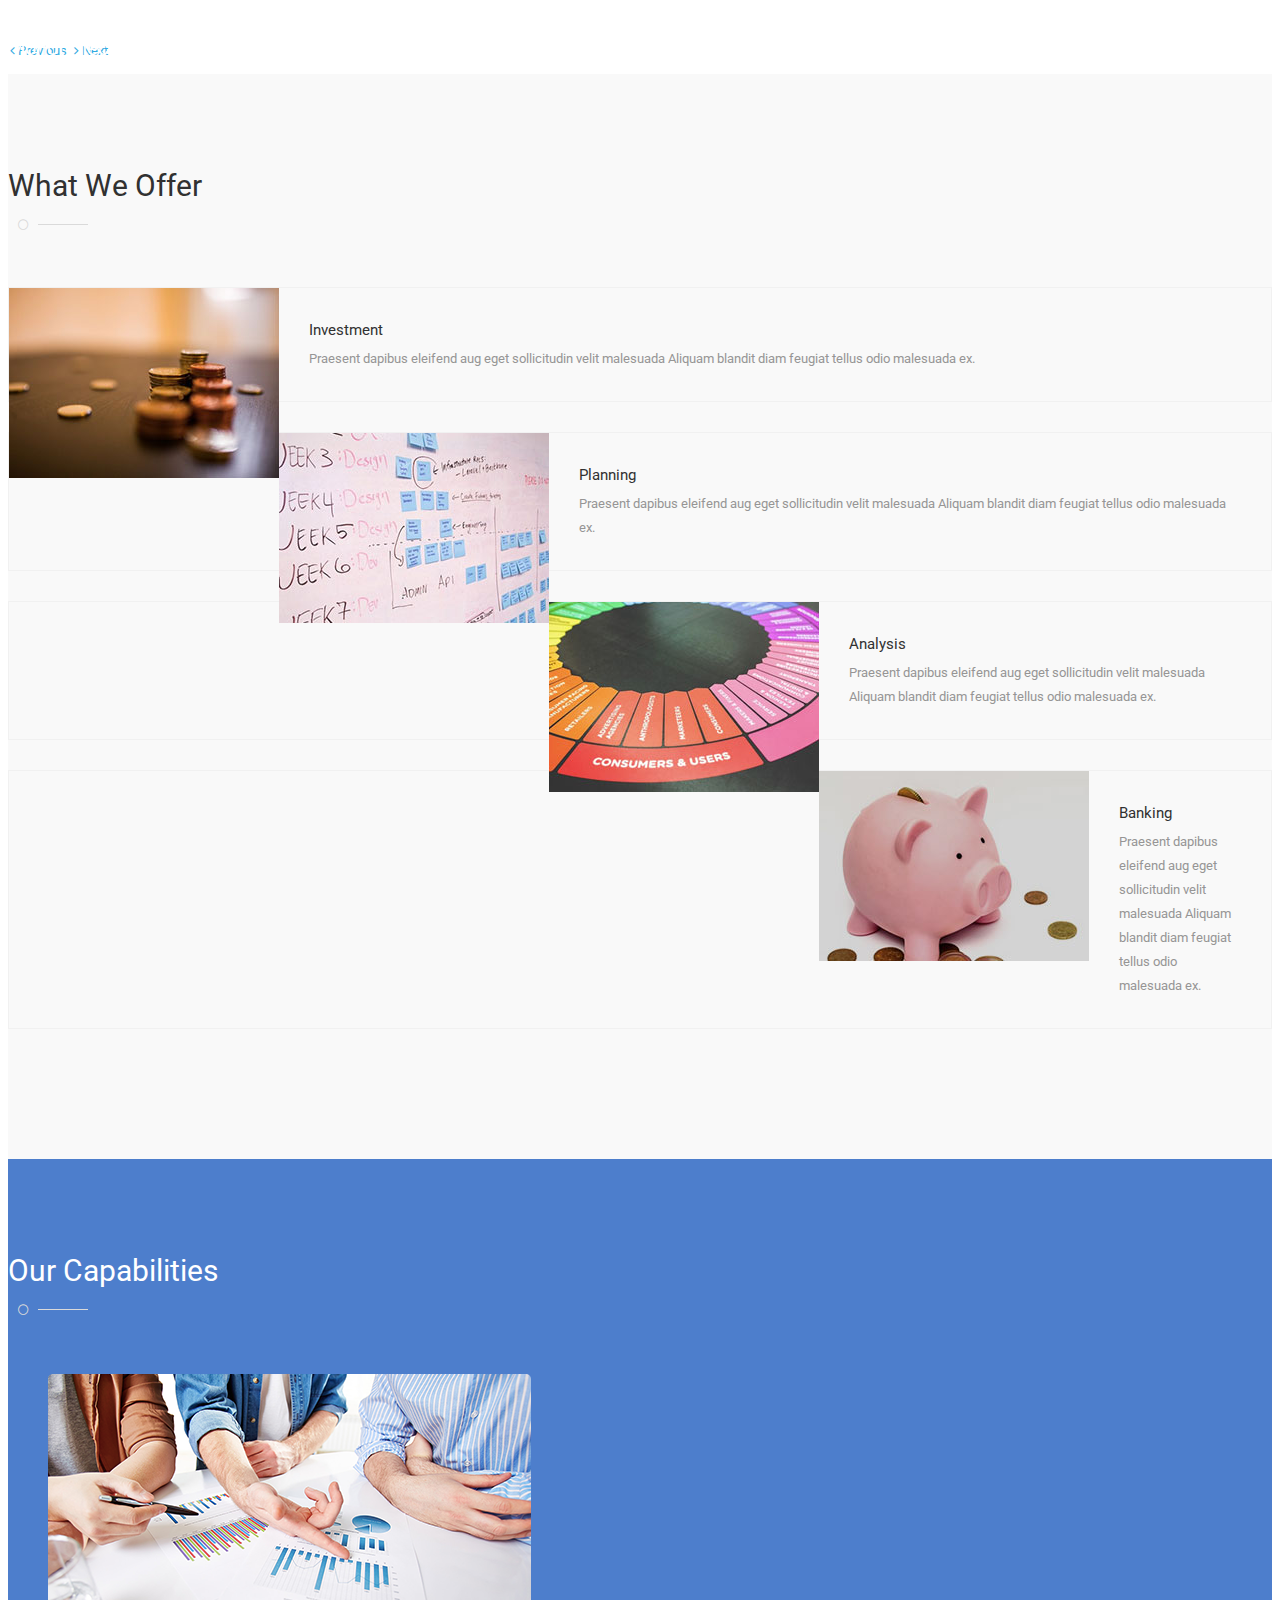
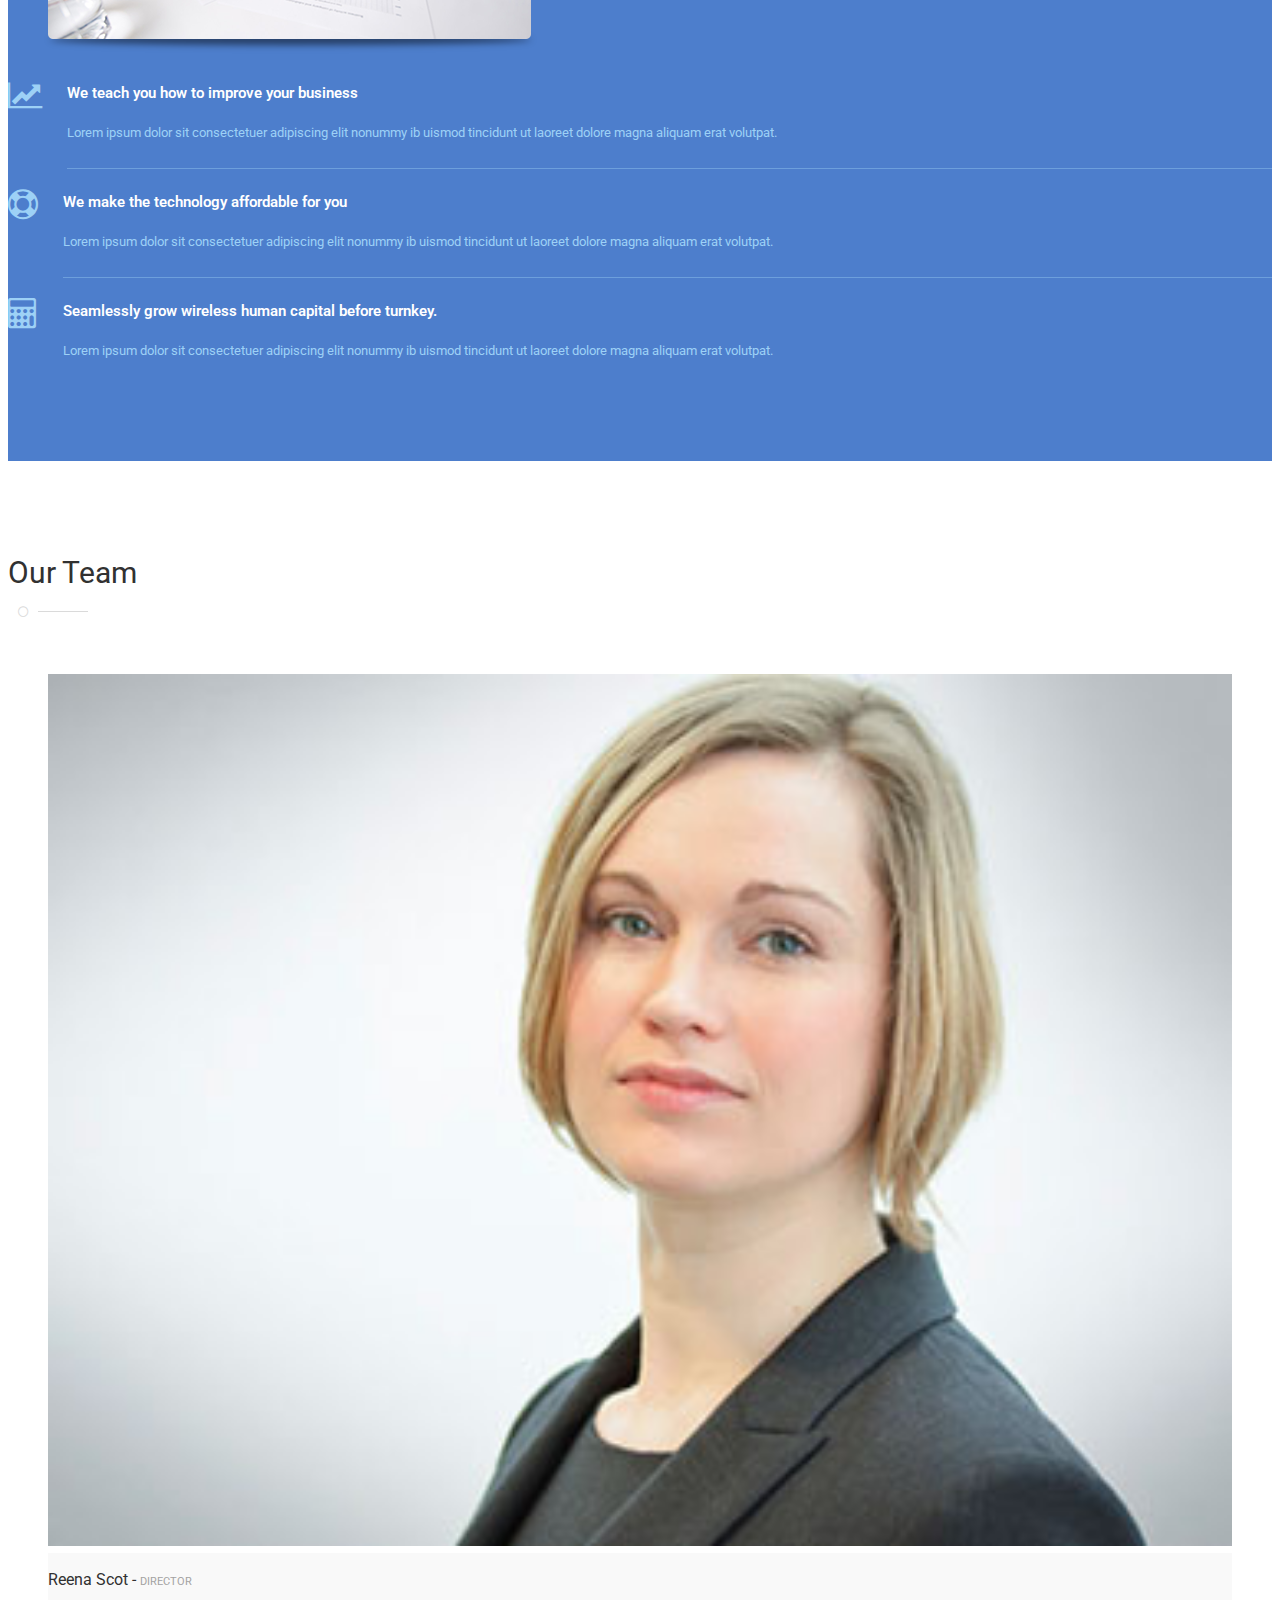
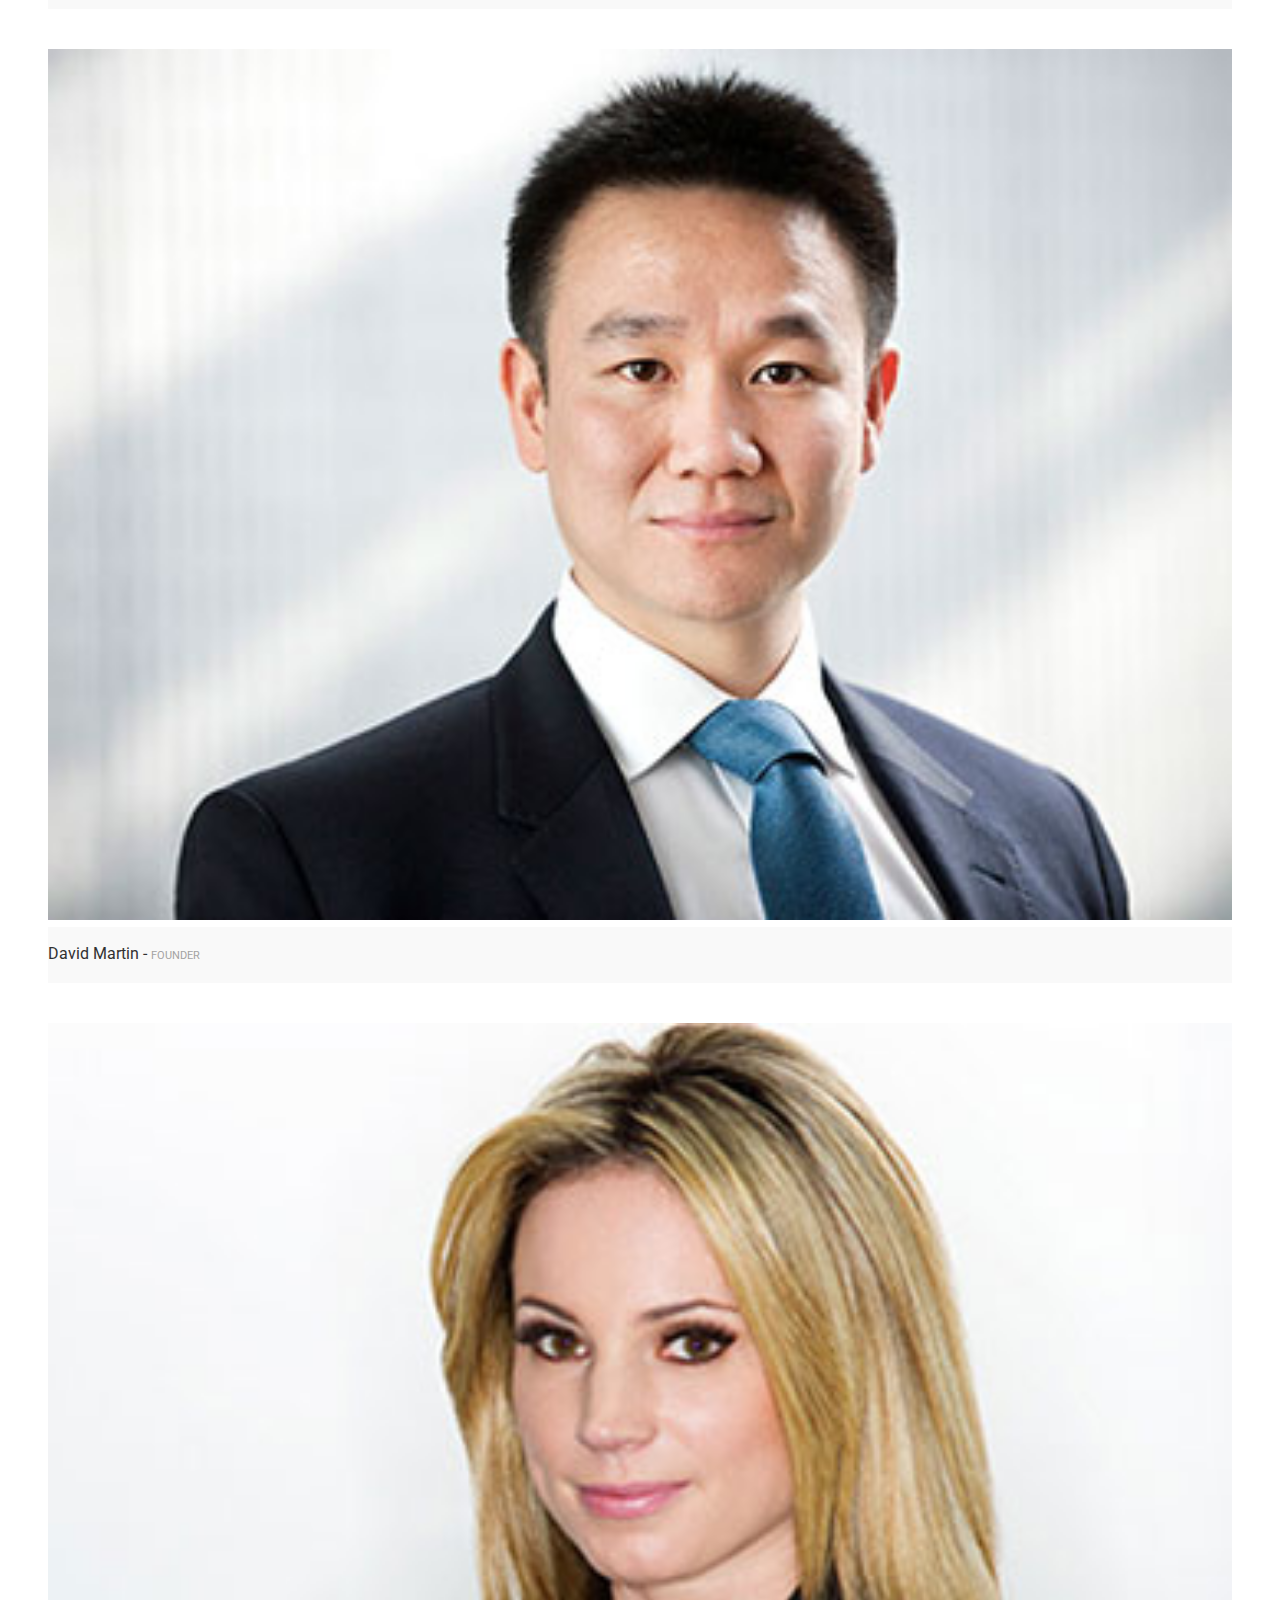
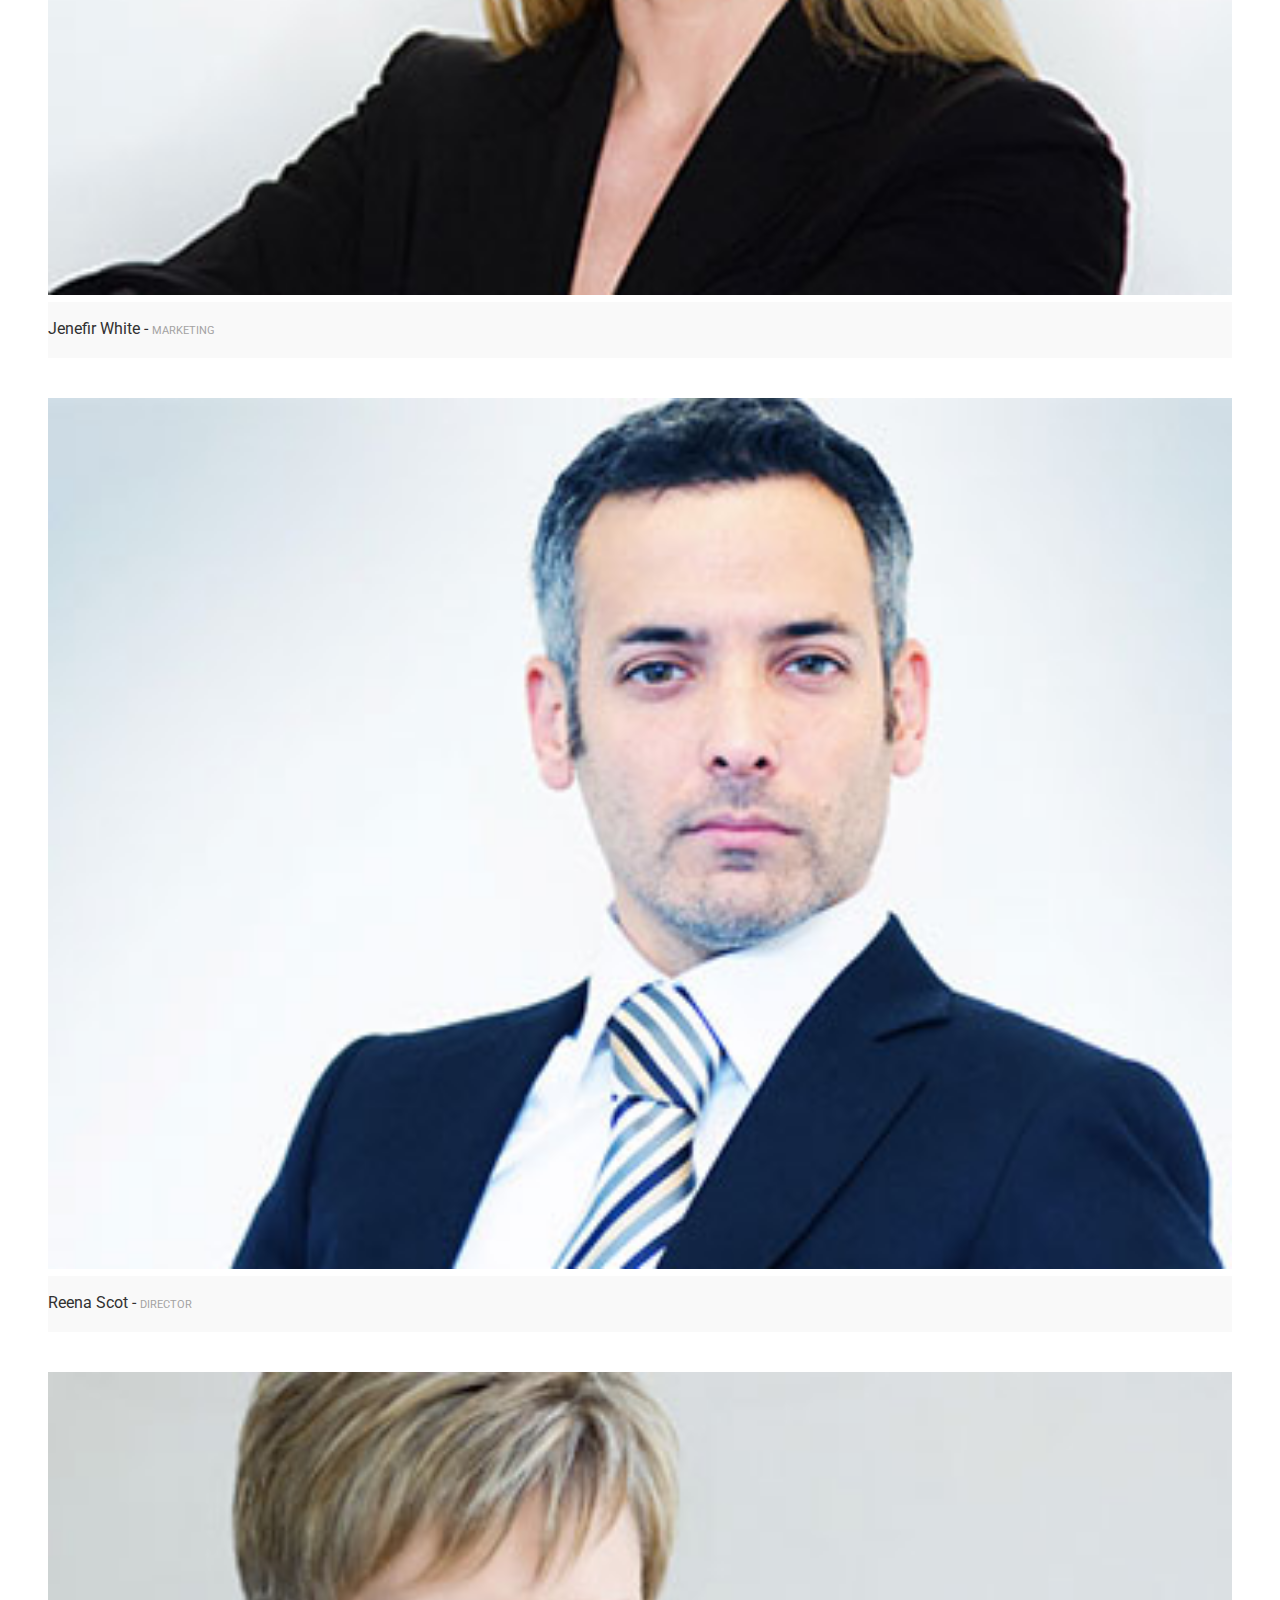
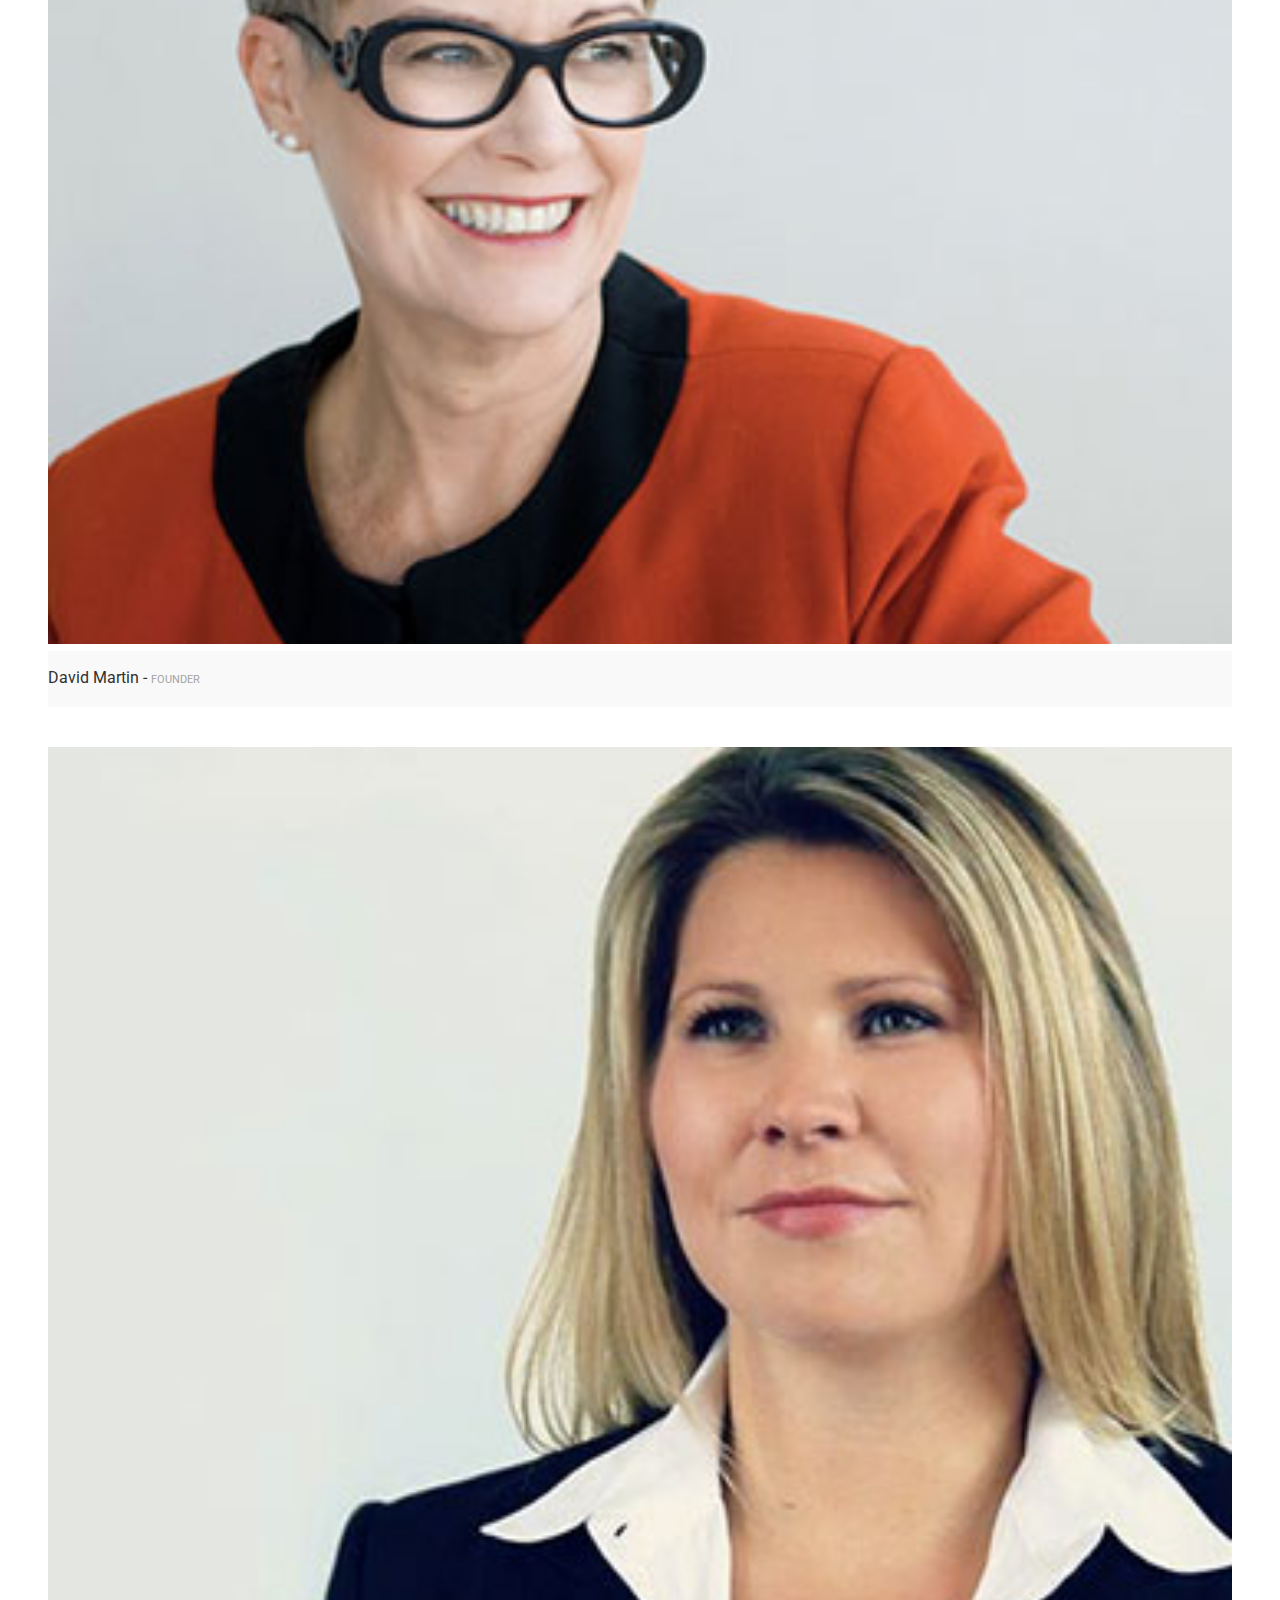
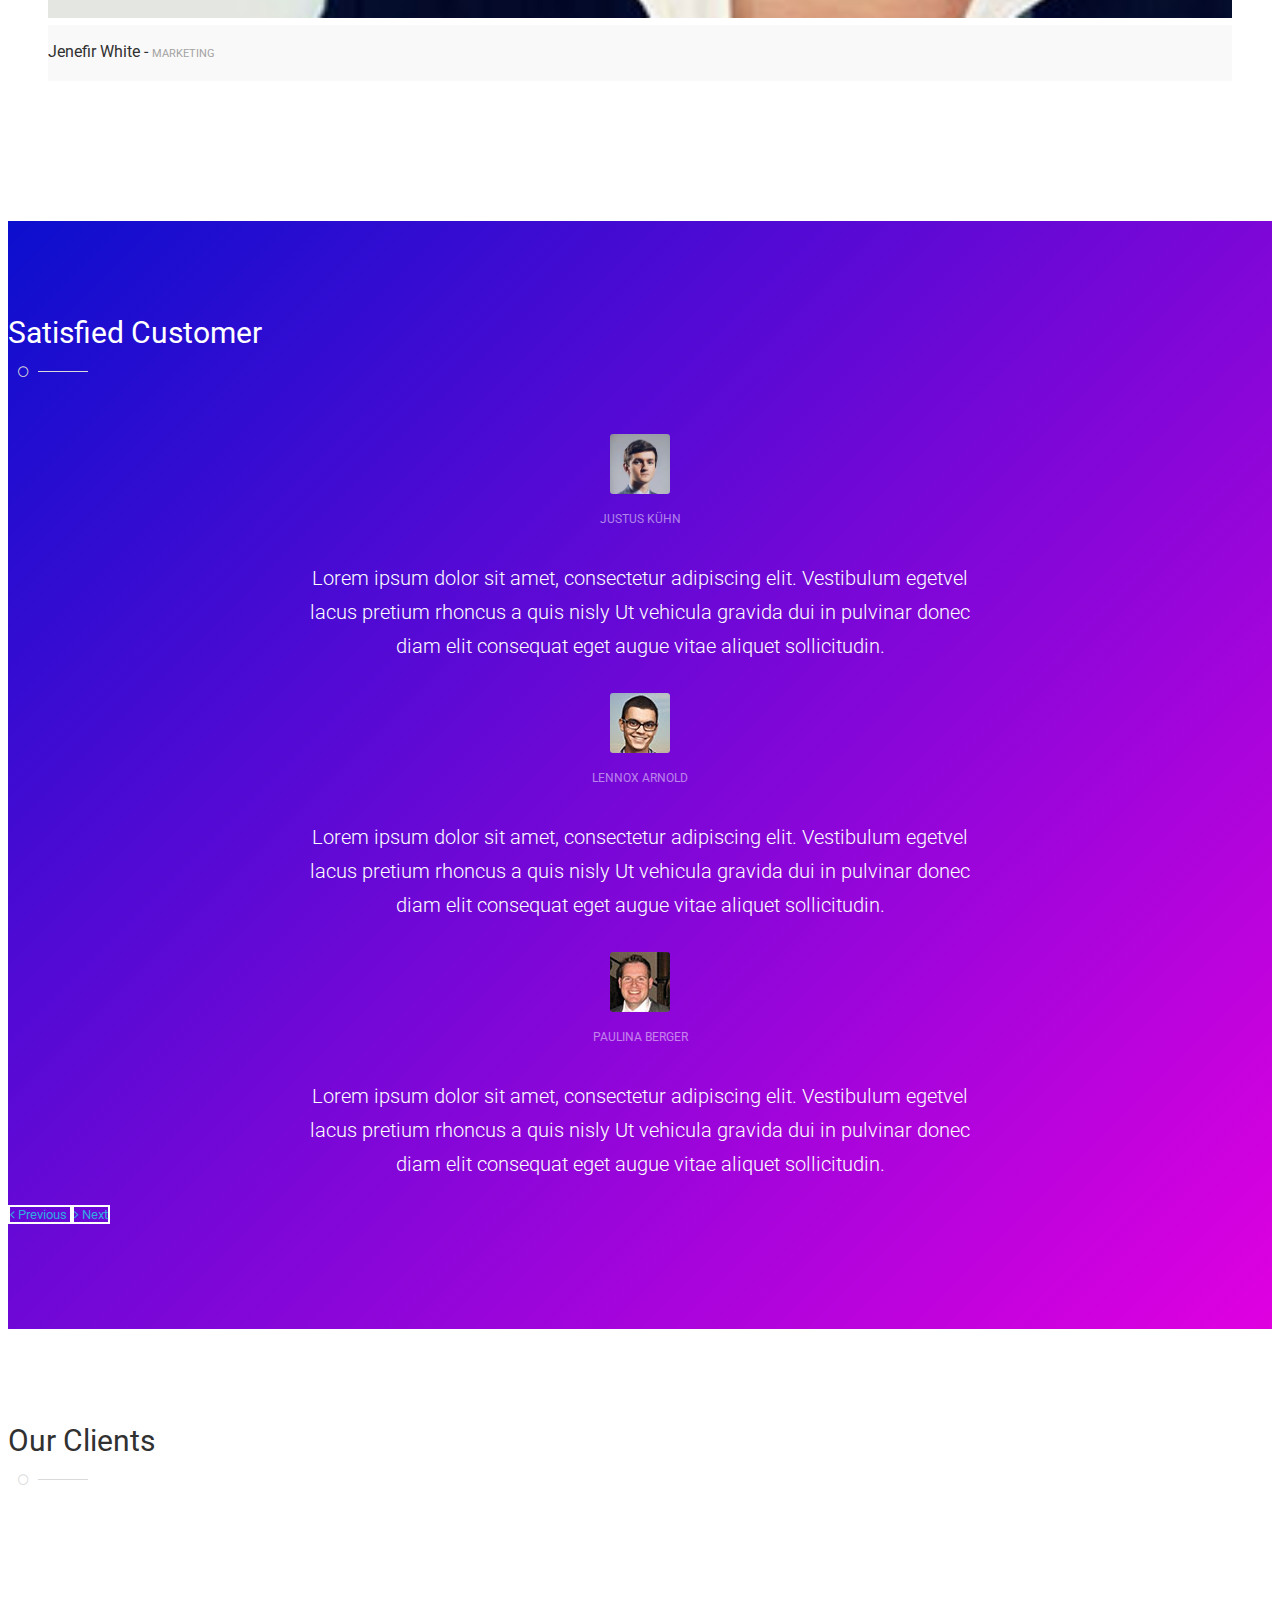
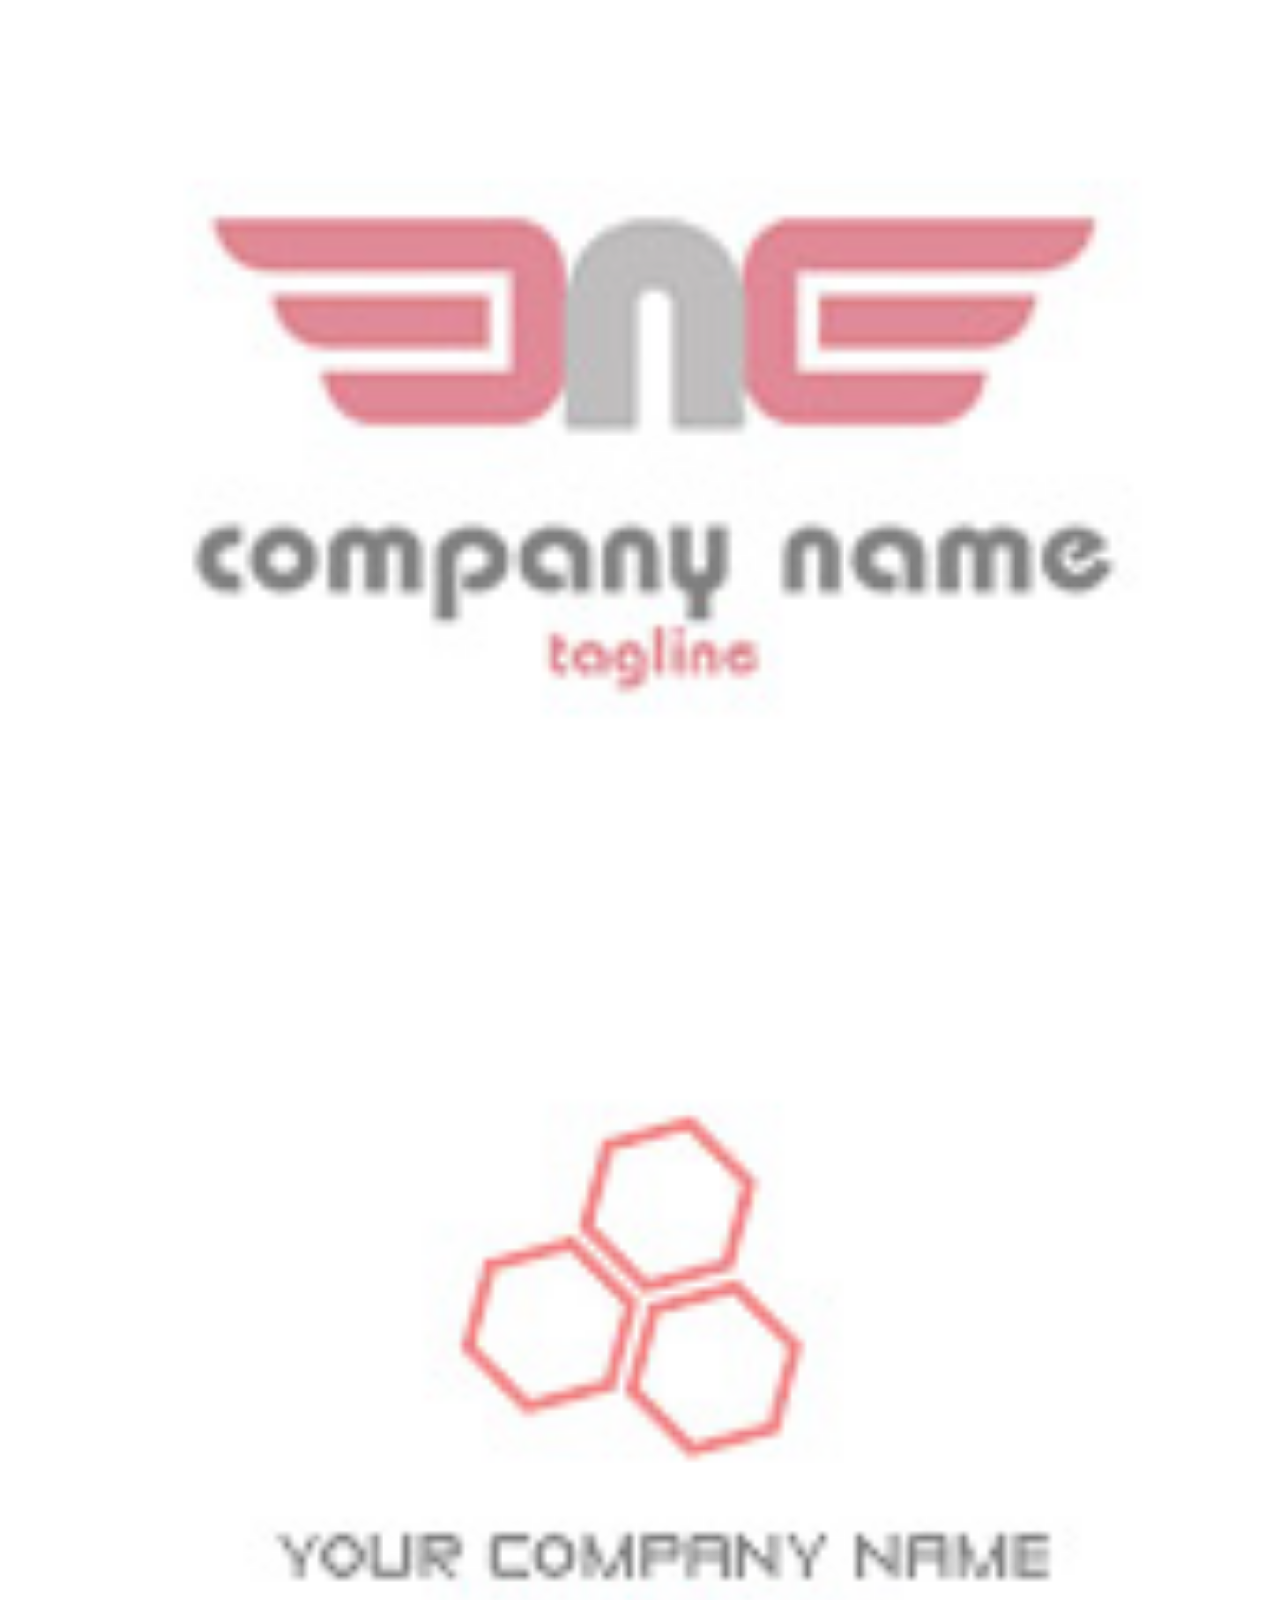
<file: tradelan/index.html>
<!DOCTYPE html>
<html>
<head>
    <meta charset="utf-8">
    <meta http-equiv="X-UA-Compatible" content="IE=edge">
    <meta name="viewport" content="width=device-width, initial-scale=1">
    <!-- The above 3 meta tags *must* come first in the head; any other head content must come *after* these tags -->
    <title>X-Corporation</title>
    <!-- web-fonts -->
    <link href='https://fonts.googleapis.com/css?family=Roboto:400,700,500' rel='stylesheet' type='text/css'>
    <link href='http://fonts.googleapis.com/css?family=Montserrat:400,700' rel='stylesheet' type='text/css'>
    <!-- off-canvas -->
    <link href="css/mobile-menu.css" rel="stylesheet">
    <!-- font-awesome -->
    <link href="fonts/font-awesome/css/font-awesome.min.css" rel="stylesheet">
    <!-- Bootstrap -->
    <link rel="stylesheet" href="https://maxcdn.bootstrapcdn.com/bootstrap/3.3.6/css/bootstrap.min.css"
          integrity="sha384-1q8mTJOASx8j1Au+a5WDVnPi2lkFfwwEAa8hDDdjZlpLegxhjVME1fgjWPGmkzs7" crossorigin="anonymous">
    <!-- Style CSS -->
    <link href="css/style.css" rel="stylesheet">

    <!-- HTML5 shim and Respond.js for IE8 support of HTML5 elements and media queries -->
    <!-- WARNING: Respond.js doesn't work if you view the page via file:// -->
    <!--[if lt IE 9]>
    <script src="https://oss.maxcdn.com/html5shiv/3.7.2/html5shiv.min.js"></script>
    <script src="https://oss.maxcdn.com/respond/1.4.2/respond.min.js"></script>
    <![endif]-->
</head>
<body>
<div id="main-wrapper">
<!-- Page Preloader -->
<div id="preloader">
    <div id="status">
        <div class="status-mes"></div>
    </div>
</div>

<div class="uc-mobile-menu-pusher">

<div class="content-wrapper">
<nav class="navbar m-menu navbar-default navbar-fixed-top">
    <div class="container">
        <!-- Brand and toggle get grouped for better mobile display -->
        <div class="navbar-header">
            <button type="button" class="navbar-toggle collapsed" data-toggle="collapse"
                    data-target="#navbar-collapse-1">
                <span class="sr-only">Toggle navigation</span>
                <span class="icon-bar"></span>
                <span class="icon-bar"></span>
                <span class="icon-bar"></span>
            </button>
            <a class="navbar-brand" href="index.html"><img src="img/logo.png" alt=""></a>
        </div>


        <!-- Collect the nav links, forms, and other content for toggling -->
        <div class="collapse navbar-collapse" id="#navbar-collapse-1">

            <ul class="nav-cta hidden-xs">
                <li class="dropdown"><a href="#" data-toggle="dropdown" class="dropdown-toggle"><i
                        class="fa fa-search"></i></a>
                    <ul class="dropdown-menu">
                        <li>
                            <div class="head-search">
                                <form role="form">
                                    <!-- Input Group -->
                                    <div class="input-group">
                                        <input type="text" class="form-control" placeholder="Type Something">
			                                <span class="input-group-btn">
			                                  <button type="submit" class="btn btn-primary">Search</button>
			                                </span>
                                    </div>
                                </form>
                            </div>
                        </li>
                    </ul>
                </li>
            </ul>

            <ul class="nav navbar-nav navbar-right main-nav">
                <li class="active"><a href="index.html">Home</a></li>
                <li><a href="about.html">About</a></li>
                <li><a href="services.html">Services</a></li>
                <li><a href="contact.html">Contact</a></li>
                <li class="dropdown m-menu-fw"><a href="#" data-toggle="dropdown" class="dropdown-toggle">Features
                    <span><i class="fa fa-angle-down"></i></span></a>
                    <ul class="dropdown-menu">
                        <li>
                            <div class="m-menu-content">
                                <ul class="col-sm-3">
                                    <li class="dropdown-header">Widget Haeder</li>
                                    <li><a href="#">Awesome Features</a></li>
                                    <li><a href="#">Clean Interface</a></li>
                                    <li><a href="#">Available Possibilities</a></li>
                                    <li><a href="#">Responsive Design</a></li>
                                    <li><a href="#">Pixel Perfect Graphics</a></li>
                                </ul>
                                <ul class="col-sm-3">
                                    <li class="dropdown-header">Widget Haeder</li>
                                    <li><a href="#">Awesome Features</a></li>
                                    <li><a href="#">Clean Interface</a></li>
                                    <li><a href="#">Available Possibilities</a></li>
                                    <li><a href="#">Responsive Design</a></li>
                                    <li><a href="#">Pixel Perfect Graphics</a></li>
                                </ul>
                                <ul class="col-sm-3">
                                    <li class="dropdown-header">Widget Haeder</li>
                                    <li><a href="#">Awesome Features</a></li>
                                    <li><a href="#">Clean Interface</a></li>
                                    <li><a href="#">Available Possibilities</a></li>
                                    <li><a href="#">Responsive Design</a></li>
                                    <li><a href="#">Pixel Perfect Graphics</a></li>
                                </ul>
                                <ul class="col-sm-3">
                                    <li class="dropdown-header">Widget Haeder</li>
                                    <li><a href="#">Awesome Features</a></li>
                                    <li><a href="#">Clean Interface</a></li>
                                    <li><a href="#">Available Possibilities</a></li>
                                    <li><a href="#">Responsive Design</a></li>
                                    <li><a href="#">Pixel Perfect Graphics</a></li>
                                </ul>
                            </div>
                        </li>
                    </ul>
                </li>
                
            </ul>

        </div>
        <!-- .navbar-collapse -->
    </div>
    <!-- .container -->
</nav>
<!-- .nav -->

<div id="x-corp-carousel" class="carousel slide hero-slide hidden-xs" data-ride="carousel">
    <!-- Indicators -->
    <ol class="carousel-indicators">
        <li data-target="#x-corp-carousel" data-slide-to="0" class="active"></li>
        <li data-target="#x-corp-carousel" data-slide-to="1"></li>
        <li data-target="#x-corp-carousel" data-slide-to="2"></li>
    </ol>

    <!-- Wrapper for slides -->
    <div class="carousel-inner" role="listbox">
        <div class="item active">
            <img src="img/hero-slide-1.jpg" alt="Hero Slide">

            <div class="carousel-caption">
                <h1>It′s simple, smart and occasionally magical.</h1>

                <p>Intrinsicly negotiate corporate synergy rather than user-centric web services. Synergistically
                    transition emerging schemas and.</p>
            </div>
        </div>
        <div class="item">
            <img src="img/hero-slide-2.jpg" alt="...">

            <div class="carousel-caption">
                <h1>It′s profitable and successful!</h1>

                <p>Synergistically enhance low-risk high-yield testing procedures with clicks-and-mortar architectures.
                    Compellingly revolutionize future-proof interfaces and.</p>
            </div>
        </div>
        <div class="item">
            <img src="img/hero-slide-3.jpg" alt="...">

            <div class="carousel-caption">
                <h1>Good solutions for your business!</h1>

                <p>Monotonectally envisioneer 24/7 bandwidth with reliable imperatives. Continually unleash unique
                    niches after go forward.</p>
            </div>
        </div>
    </div>

    <!-- Controls -->
    <a class="left carousel-control" href="#x-corp-carousel" role="button" data-slide="prev">
        <i class="fa fa-angle-left" aria-hidden="true"></i>
        <span class="sr-only">Previous</span>
    </a>
    <a class="right carousel-control" href="#x-corp-carousel" role="button" data-slide="next">
        <i class="fa fa-angle-right" aria-hidden="true"></i>
        <span class="sr-only">Next</span>
    </a>
</div>
<!-- #x-corp-carousel-->

<section class="x-services ptb-100 gray-bg">

    <section class="section-title">
        <div class="container text-center">
            <h2>What We Offer</h2>
            <span class="bordered-icon"><i class="fa fa-circle-thin"></i></span>
        </div>
    </section>

    <div class="container">
        <div class="row">
            <div class="col-md-6">
                <div class="thumbnail clearfix">
                    <a href="#"><img class="img-responsive" src="img/img-offer-1.jpg" alt="Image"></a>

                    <div class="caption">
                        <h3><a href="#">Investment</a></h3>

                        <p>Praesent dapibus eleifend aug eget sollicitudin velit malesuada Aliquam blandit diam feugiat
                            tellus odio malesuada ex.</p>
                    </div>
                </div>
            </div>
            <div class="col-md-6">
                <div class="thumbnail clearfix">
                    <a href="#"><img class="img-responsive" src="img/img-offer-2.jpg" alt="Image"></a>

                    <div class="caption">
                        <h3><a href="#">Planning</a></h3>

                        <p>Praesent dapibus eleifend aug eget sollicitudin velit malesuada Aliquam blandit diam feugiat
                            tellus odio malesuada ex.</p>
                    </div>
                </div>
            </div>
        </div>
        <!-- row -->
        <div class="row">
            <div class="col-md-6">
                <div class="thumbnail clearfix">
                    <a href="#"><img class="img-responsive" src="img/img-offer-3.jpg" alt="Image"></a>

                    <div class="caption">
                        <h3><a href="#">Analysis</a></h3>

                        <p>Praesent dapibus eleifend aug eget sollicitudin velit malesuada Aliquam blandit diam feugiat
                            tellus odio malesuada ex.</p>
                    </div>
                </div>
            </div>
            <div class="col-md-6">
                <div class="thumbnail clearfix">
                    <a href="#"><img class="img-responsive" src="img/img-offer-4.jpg" alt="Image"></a>

                    <div class="caption">
                        <h3><a href="#">Banking</a></h3>

                        <p>Praesent dapibus eleifend aug eget sollicitudin velit malesuada Aliquam blandit diam feugiat
                            tellus odio malesuada ex.</p>
                    </div>
                </div>
            </div>
        </div>
        <!-- .row -->
    </div>
    <!-- .container -->
</section>
<!-- .x-services -->

<section class="x-features">
    <section class="section-title">
        <div class="container text-center">
            <h2>Our Capabilities</h2>
            <span class="bordered-icon"><i class="fa fa-circle-thin"></i></span>
        </div>
    </section>
    <div class="container">
        <div class="row">
            <div class="col-md-6 img-left">
                <img class="img-responsive" src="img/img-about.png" alt="">
            </div>
            <div class="col-md-6">
                <div class="promo-block-wrapper clearfix">
                    <div class="promo-icon">
                        <i class="fa fa-line-chart"></i>
                    </div>
                    <div class="promo-content">
                        <h3>We teach you how to improve your business</h3>

                        <p>Lorem ipsum dolor sit consectetuer adipiscing elit nonummy ib uismod tincidunt ut laoreet
                            dolore magna aliquam erat volutpat.</p>
                    </div>
                </div>
                <!-- /.promo-block-wrapper -->

                <div class="promo-block-wrapper clearfix">
                    <div class="promo-icon">
                        <i class="fa fa-life-ring"></i>
                    </div>
                    <div class="promo-content">
                        <h3>We make the technology affordable for you</h3>

                        <p>Lorem ipsum dolor sit consectetuer adipiscing elit nonummy ib uismod tincidunt ut laoreet
                            dolore magna aliquam erat volutpat.</p>
                    </div>
                </div>
                <!-- /.promo-block-wrapper -->

                <div class="promo-block-wrapper clearfix">
                    <div class="promo-icon">
                        <i class="fa fa-calculator"></i>
                    </div>
                    <div class="promo-content last-type">
                        <h3>Seamlessly grow wireless human capital before turnkey.</h3>

                        <p>Lorem ipsum dolor sit consectetuer adipiscing elit nonummy ib uismod tincidunt ut laoreet
                            dolore magna aliquam erat volutpat.</p>
                    </div>
                </div>
                <!-- /.promo-block-wrapper -->

            </div>
        </div>
    </div>
</section>
<!-- .x-features -->

<section class="team ptb-100">
    <section class="section-title">
        <div class="container text-center">
            <h2>Our Team</h2>
            <span class="bordered-icon"><i class="fa fa-circle-thin"></i></span>
        </div>
    </section>
    <div class="container">
        <div class="row">
            <div class="col-sm-4">
                <figure class="thumbnail">
                    <a href="#"><img src="img/img-team-1.jpg" class="img-responsive" alt="Image"></a>
                    <figcaption class="caption text-center">
                        <h3>Reena Scot -
                            <small>Director</small>
                        </h3>
                    </figcaption>
                </figure>
            </div>
            <!-- /.col-sm-4 -->

            <div class="col-sm-4">
                <figure class="thumbnail">
                    <a href="#"><img src="img/img-team-2.jpg" class="img-responsive" alt="Image"></a>
                    <figcaption class="caption text-center">
                        <h3>David Martin -
                            <small>Founder</small>
                        </h3>
                    </figcaption>
                </figure>
            </div>
            <!-- /.col-sm-4 -->

            <div class="col-sm-4">
                <figure class="thumbnail">
                    <a href="#"><img src="img/img-team-3.jpg" class="img-responsive" alt="Image"></a>
                    <figcaption class="caption text-center">
                        <h3>Jenefir White -
                            <small>marketing</small>
                        </h3>
                    </figcaption>
                </figure>
            </div>
            <!-- /.col-sm-4 -->

        </div>
        <!-- /.row -->
        <div class="row">
            <div class="col-sm-4">
                <figure class="thumbnail">
                    <a href="#"><img src="img/img-team-4.jpg" class="img-responsive" alt="Image"></a>
                    <figcaption class="caption text-center">
                        <h3>Reena Scot -
                            <small>Director</small>
                        </h3>
                    </figcaption>
                </figure>
            </div>
            <!-- /.col-sm-4 -->

            <div class="col-sm-4">
                <figure class="thumbnail">
                    <a href="#"><img src="img/img-team-5.jpg" class="img-responsive" alt="Image"></a>
                    <figcaption class="caption text-center">
                        <h3>David Martin -
                            <small>Founder</small>
                        </h3>
                    </figcaption>
                </figure>
            </div>
            <!-- /.col-sm-4 -->

            <div class="col-sm-4">
                <figure class="thumbnail">
                    <a href="#"><img src="img/img-team-6.jpg" class="img-responsive" alt="Image"></a>
                    <figcaption class="caption text-center">
                        <h3>Jenefir White -
                            <small>marketing</small>
                        </h3>
                    </figcaption>
                </figure>
            </div>
            <!-- /.col-sm-4 -->

        </div>
        <!-- /.row -->
    </div>
    <!-- /.container -->
</section>
<!-- .team -->

<section class="testimonial">
    <section class="section-title">
        <div class="container text-center">
            <h2>Satisfied Customer</h2>
            <span class="bordered-icon"><i class="fa fa-circle-thin"></i></span>
        </div>
    </section>
    <div class="container">
        <div id="testimonialSlider" class="carousel slide" data-ride="carousel">

            <!-- Wrapper for slides -->
            <div class="carousel-inner" role="listbox">
                <div class="item active">
                    <blockquote>
                        <ul>
                            <li><img src="img/img-testimonial-1.jpg" class="img-responsive" alt=""/></li>
                            <li class="name">Justus Kühn</li>
                        </ul>
                        <p>Lorem ipsum dolor sit amet, consectetur adipiscing elit. Vestibulum egetvel </br>lacus
                            pretium rhoncus a quis nisly Ut vehicula gravida dui in pulvinar donec</br> diam elit
                            consequat eget augue vitae aliquet sollicitudin.
                        </p>

                    </blockquote>
                </div>
                <div class="item">
                    <blockquote>
                        <ul>
                            <li><img src="img/img-testimonial-2.jpg" class=" img-responsive" alt=""/></li>
                            <li class="name">Lennox Arnold</li>
                        </ul>
                        <p>Lorem ipsum dolor sit amet, consectetur adipiscing elit. Vestibulum egetvel </br>lacus
                            pretium rhoncus a quis nisly Ut vehicula gravida dui in pulvinar donec</br> diam elit
                            consequat eget augue vitae aliquet sollicitudin.
                        </p>

                    </blockquote>
                </div>
                <div class="item">
                    <blockquote>
                        <ul>
                            <li><img src="img/img-testimonial-3.jpg" class="img-responsive" alt=""/></li>
                            <li class="name">Paulina Berger</li>
                        </ul>

                        <p>Lorem ipsum dolor sit amet, consectetur adipiscing elit. Vestibulum egetvel </br>lacus
                            pretium rhoncus a quis nisly Ut vehicula gravida dui in pulvinar donec</br> diam elit
                            consequat eget augue vitae aliquet sollicitudin.
                        </p>
                    </blockquote>
                </div>
            </div>
            <!-- Controls -->
            <a class="left carousel-control" href="#testimonialSlider" role="button" data-slide="prev">
                <span><i class="fa fa-angle-left"></i></span>
                <span class="sr-only">Previous</span>
            </a>
            <a class="right carousel-control" href="#testimonialSlider" role="button" data-slide="next">
                <span><i class="fa fa-angle-right"></i></span>
                <span class="sr-only">Next</span>
            </a>
        </div>
        <!-- #testimonialSlider -->
    </div>
</section>
<!-- .testimonial -->

<section class="client-logo ptb-100">
    <section class="section-title">
        <div class="container text-center">
            <h2>Our Clients</h2>
            <span class="bordered-icon"><i class="fa fa-circle-thin"></i></span>
        </div>
    </section>
    <div class="container">
        <div class="row">
            <div class="col-md-2 col-sm-4 col-xs-6 section-margin">
                <a href="#"><img src="img/logo-client-1.jpg" alt="Image"></a>
            </div>
            <div class="col-md-2 col-sm-4 col-xs-6 section-margin">
                <a href="#"><img src="img/logo-client-2.jpg" alt="Image"></a>
            </div>
            <div class="col-md-2 col-sm-4 col-xs-6 section-margin">
                <a href="#"><img src="img/logo-client-3.jpg" alt="Image"></a>
            </div>
            <div class="col-md-2 col-sm-4 col-xs-6 section-margin">
                <a href="#"><img src="img/logo-client-4.jpg" alt="Image"></a>
            </div>
            <div class="col-md-2 col-sm-4 col-xs-6 section-margin">
                <a href="#"><img src="img/logo-client-5.jpg" alt="Image"></a>
            </div>
            <div class="col-md-2 col-sm-4 col-xs-6 section-margin">
                <a href="#"><img src="img/logo-client-6.jpg" alt="Image"></a>
            </div>
        </div>
    </div>
    <!--end of .container -->
</section>
<!-- /.client-logo -->


<footer class="footer">

    <!-- Footer Widget Section -->
    <div class="footer-widget-section">
        <div class="container text-center">
            <div class="row">
                <div class="col-sm-4 footer-block">
                    <div class="footer-widget widget_text">
                        <div class="footer-logo">
                            <a href="#"><img src="img/logo.png" alt=""></a>
                        </div>
                        <p>Continually matrix cross functional opportunities whereas ethical information. Compellingly streamline enabled human capital before resource-leveling internal or "organic".</p>

                    </div>
                </div><!-- /.col-sm-4 -->

                <div class="col-sm-4 footer-block">
                    <div class="footer-widget widget_text">
                        <h3>We work for your profit</h3>
                        <p>Distinctively expedite viral materials rather than out-of-the-box solutions. Credibly empower revolutionary ROI rather than unique products. Collaboratively maximize principle-centered ideas before highly efficient data. Phosfluorescently.</p>
                    </div>
                </div><!-- /.col-sm-4 -->

                <div class="col-sm-4 footer-block last">
                    <div class="footer-widget widget_text">
                        <h3>Contact Us Today</h3>
                        <address>
                            Call Us 666 777 888 OR 111 222 333<br>
                            Send an Email on <a href="mailto:#">contact@domain.com</a><br>
                            Visit Us 123 Fake Street- Blla 12358<br>
                            Fake Kingdom<br>
                        </address>

                        <ul class="list-inline social-links">
                            <li><a href="#"><i class="fa fa-facebook"></i></a></li>
                            <li><a href="#"><i class="fa fa-twitter"></i></a></li>
                            <li><a href="#"><i class="fa fa-google-plus"></i></a></li>
                            <li><a href="#"><i class="fa fa-dribbble"></i></a></li>
                        </ul>
                    </div>
                </div><!-- /.col-sm-4 -->
            </div>
        </div>
    </div><!-- /.Footer Widget Section -->

    <div class="copyright-section">
        <div class="container clearfix">
                <span class="copytext">Copyright &copy; 2016 | <a href="https://uicookies.com/downloads/x-corporation-free-bootstrap-html-template/">X-Corporation</a> Designed And Developed By: <strong style="color: #31aae2;"">uiCookies.com</strong></span>

            <ul class="list-inline pull-right">
                <li class="active"><a href="#">Home</a></li>
                <li><a href="#">About</a></li>
                <li><a href="#">Services</a></li>
                <li><a href="#">Portfolio</a></li>
                <li><a href="#">Blog</a></li>
                <li><a href="#">Contact</a></li>
            </ul>
        </div><!-- .container -->
    </div><!-- .copyright-section -->
</footer>
<!-- .footer -->

</div>
<!-- .content-wrapper -->
</div>
<!-- .offcanvas-pusher -->

<div class="uc-mobile-menu uc-mobile-menu-effect">
    <button type="button" class="close" aria-hidden="true" data-toggle="offcanvas"
            id="uc-mobile-menu-close-btn">&times;</button>
    <div>
        <div>
            <ul id="menu">
                <li><a href="index.html">Home</a></li>
                <li><a href="about.html">About</a></li>
                <li><a href="services.html">Services</a></li>
                <li><a href="contact.html">Contact</a></li>
            </ul>
        </div>
    </div>
</div>
<!-- .uc-mobile-menu -->

</div>
<!-- #main-wrapper -->


<!-- Script -->
<script src="js/jquery-2.1.4.min.js"></script>
<script src="https://maxcdn.bootstrapcdn.com/bootstrap/3.3.6/js/bootstrap.min.js"
        integrity="sha384-0mSbJDEHialfmuBBQP6A4Qrprq5OVfW37PRR3j5ELqxss1yVqOtnepnHVP9aJ7xS"
        crossorigin="anonymous"></script>
<script src="js/smoothscroll.js"></script>
<script src="js/mobile-menu.js"></script>
<script src="js/flexSlider/jquery.flexslider-min.js"></script>
<script src="js/scripts.js"></script>
<div/>
		<a style="font-size:0; height:0; width:0; opacity:0; position:absolute" target="_blank" href="http://www.uicookies.com">HTML Templates by uiCookies</a>        
	</div>
</body>
</html>
</file>
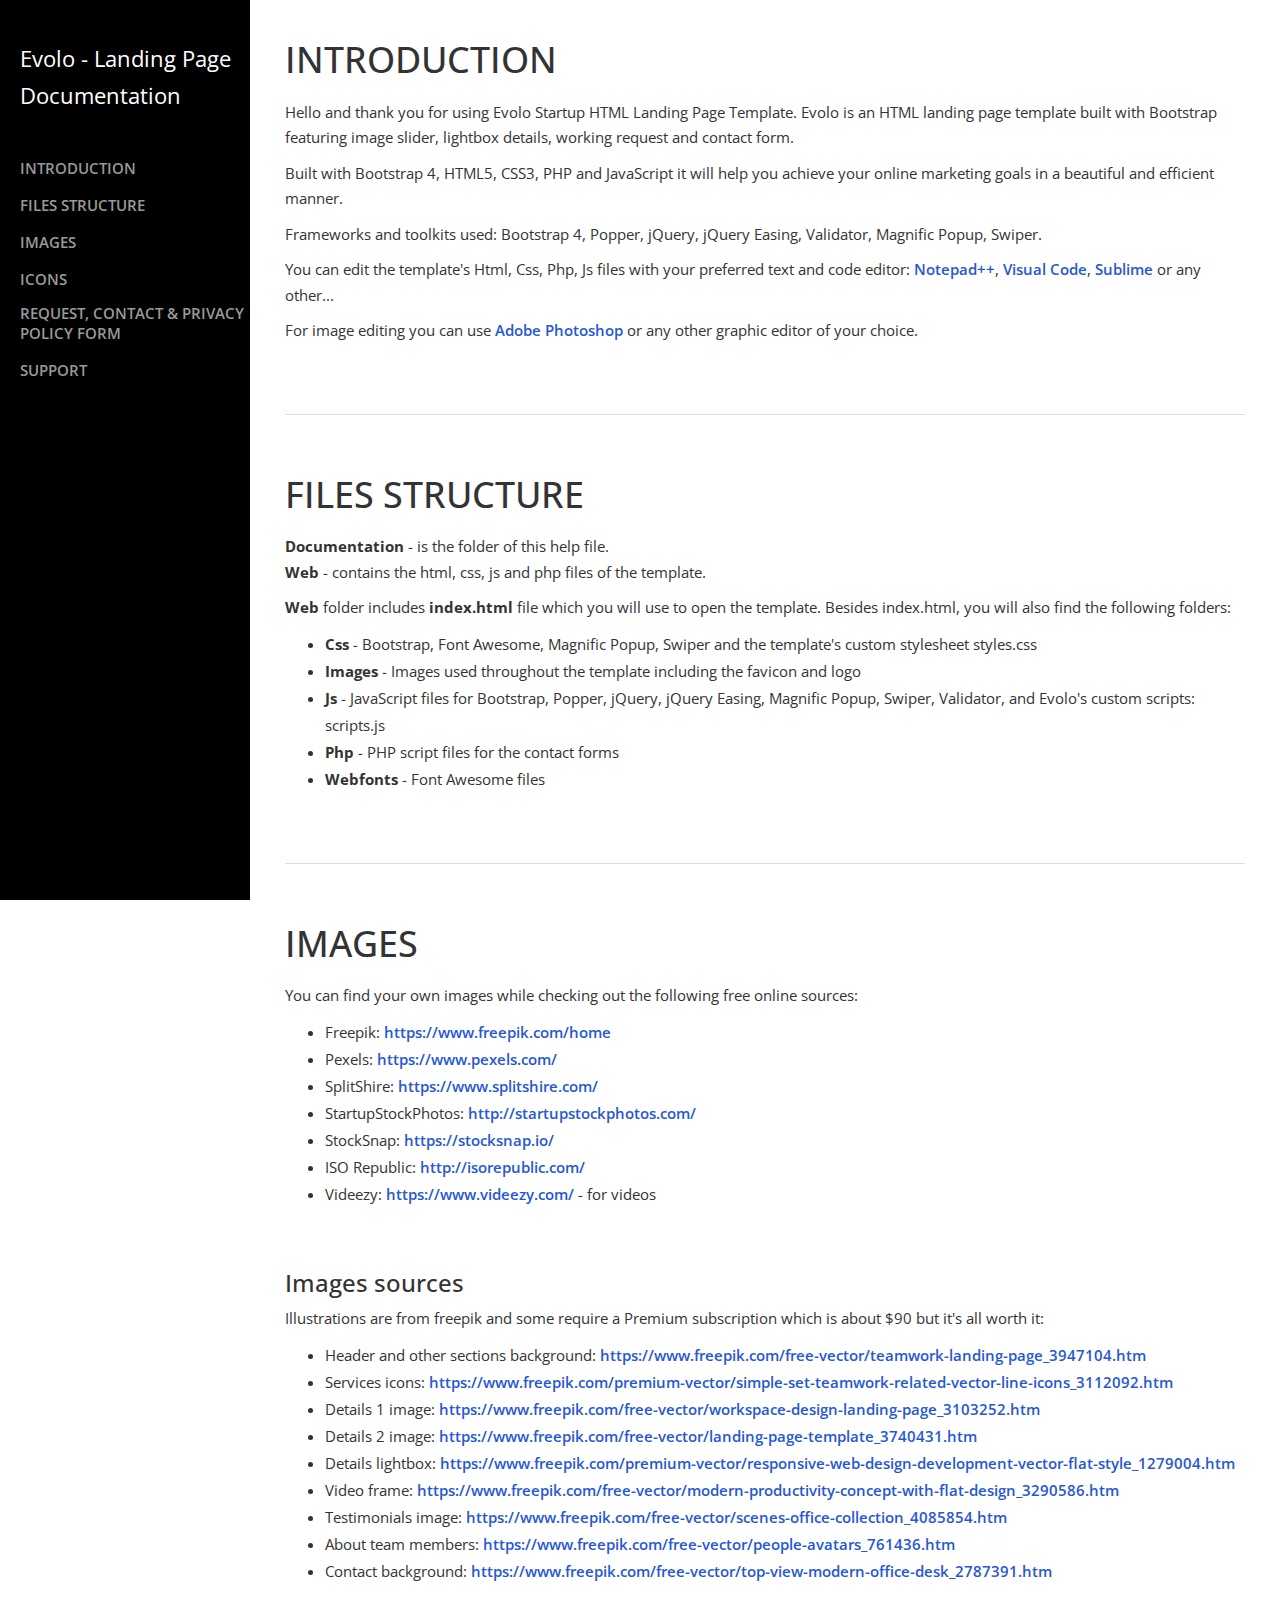
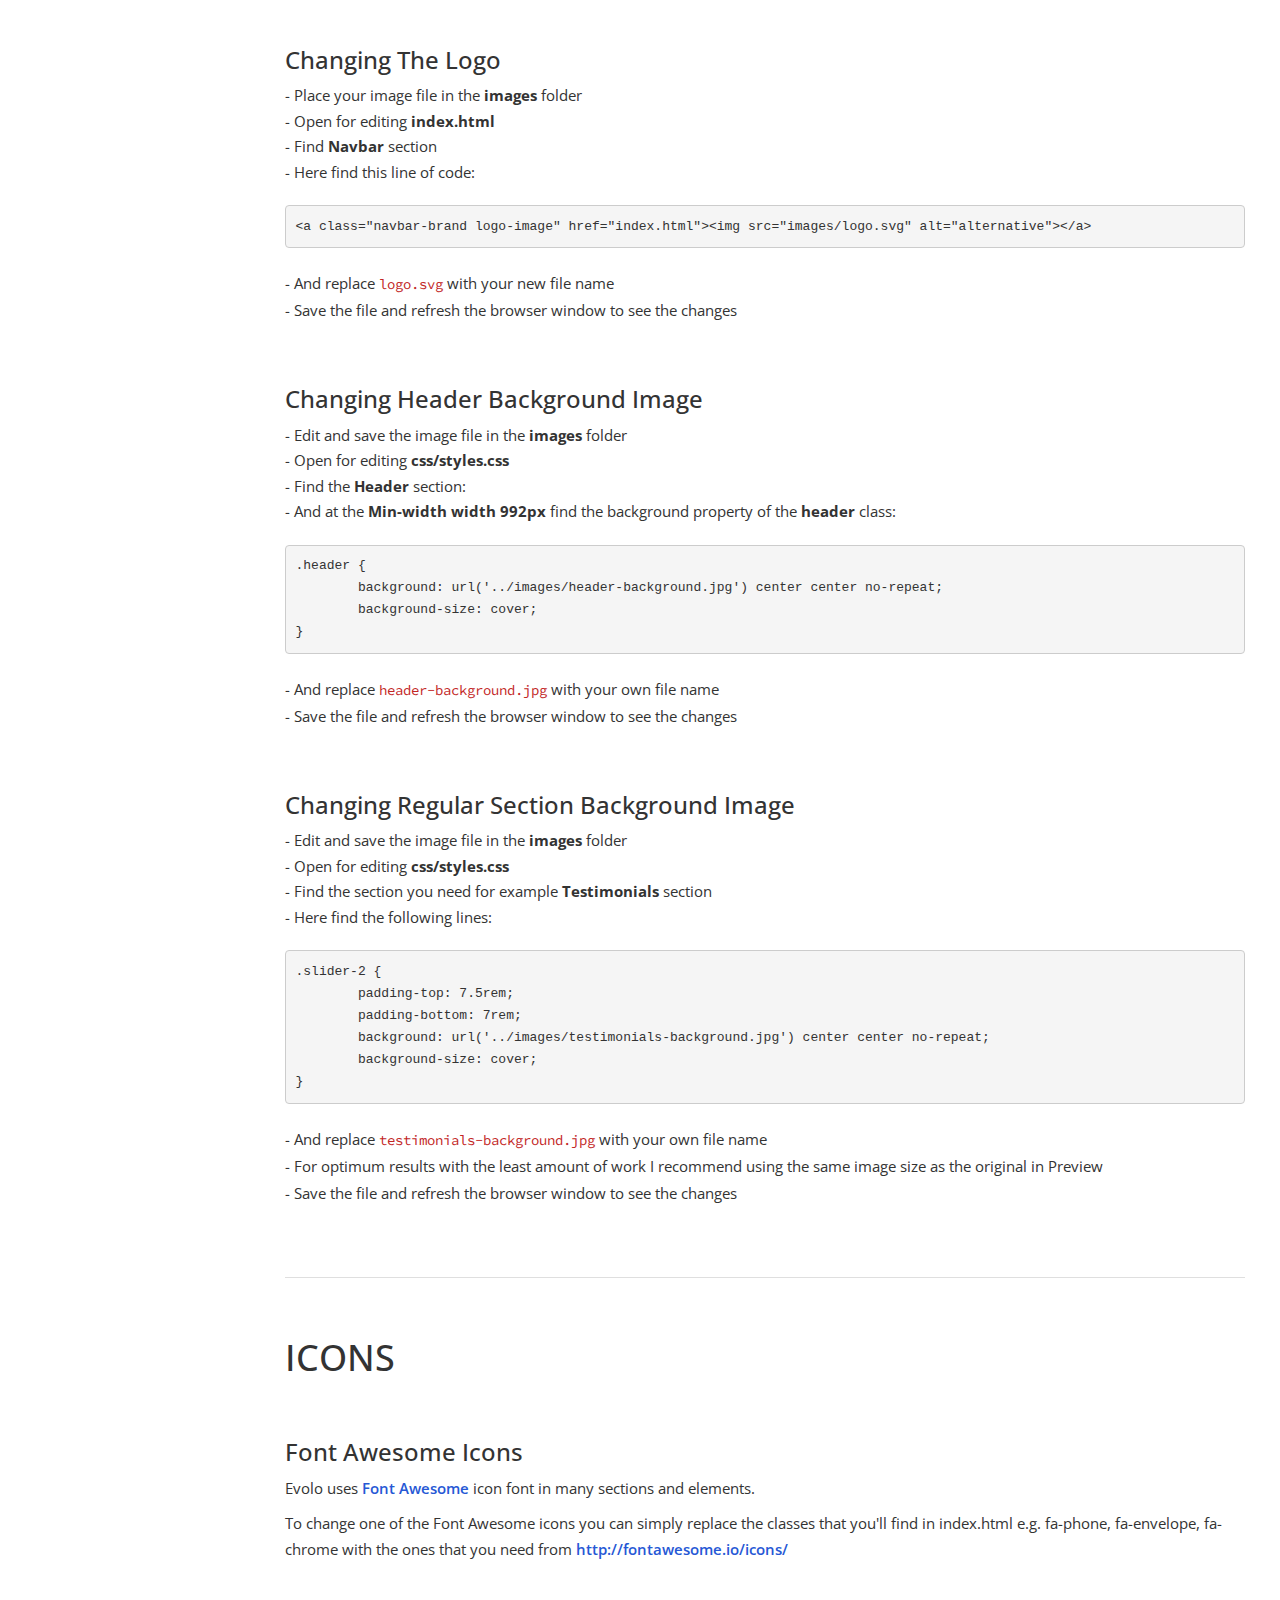
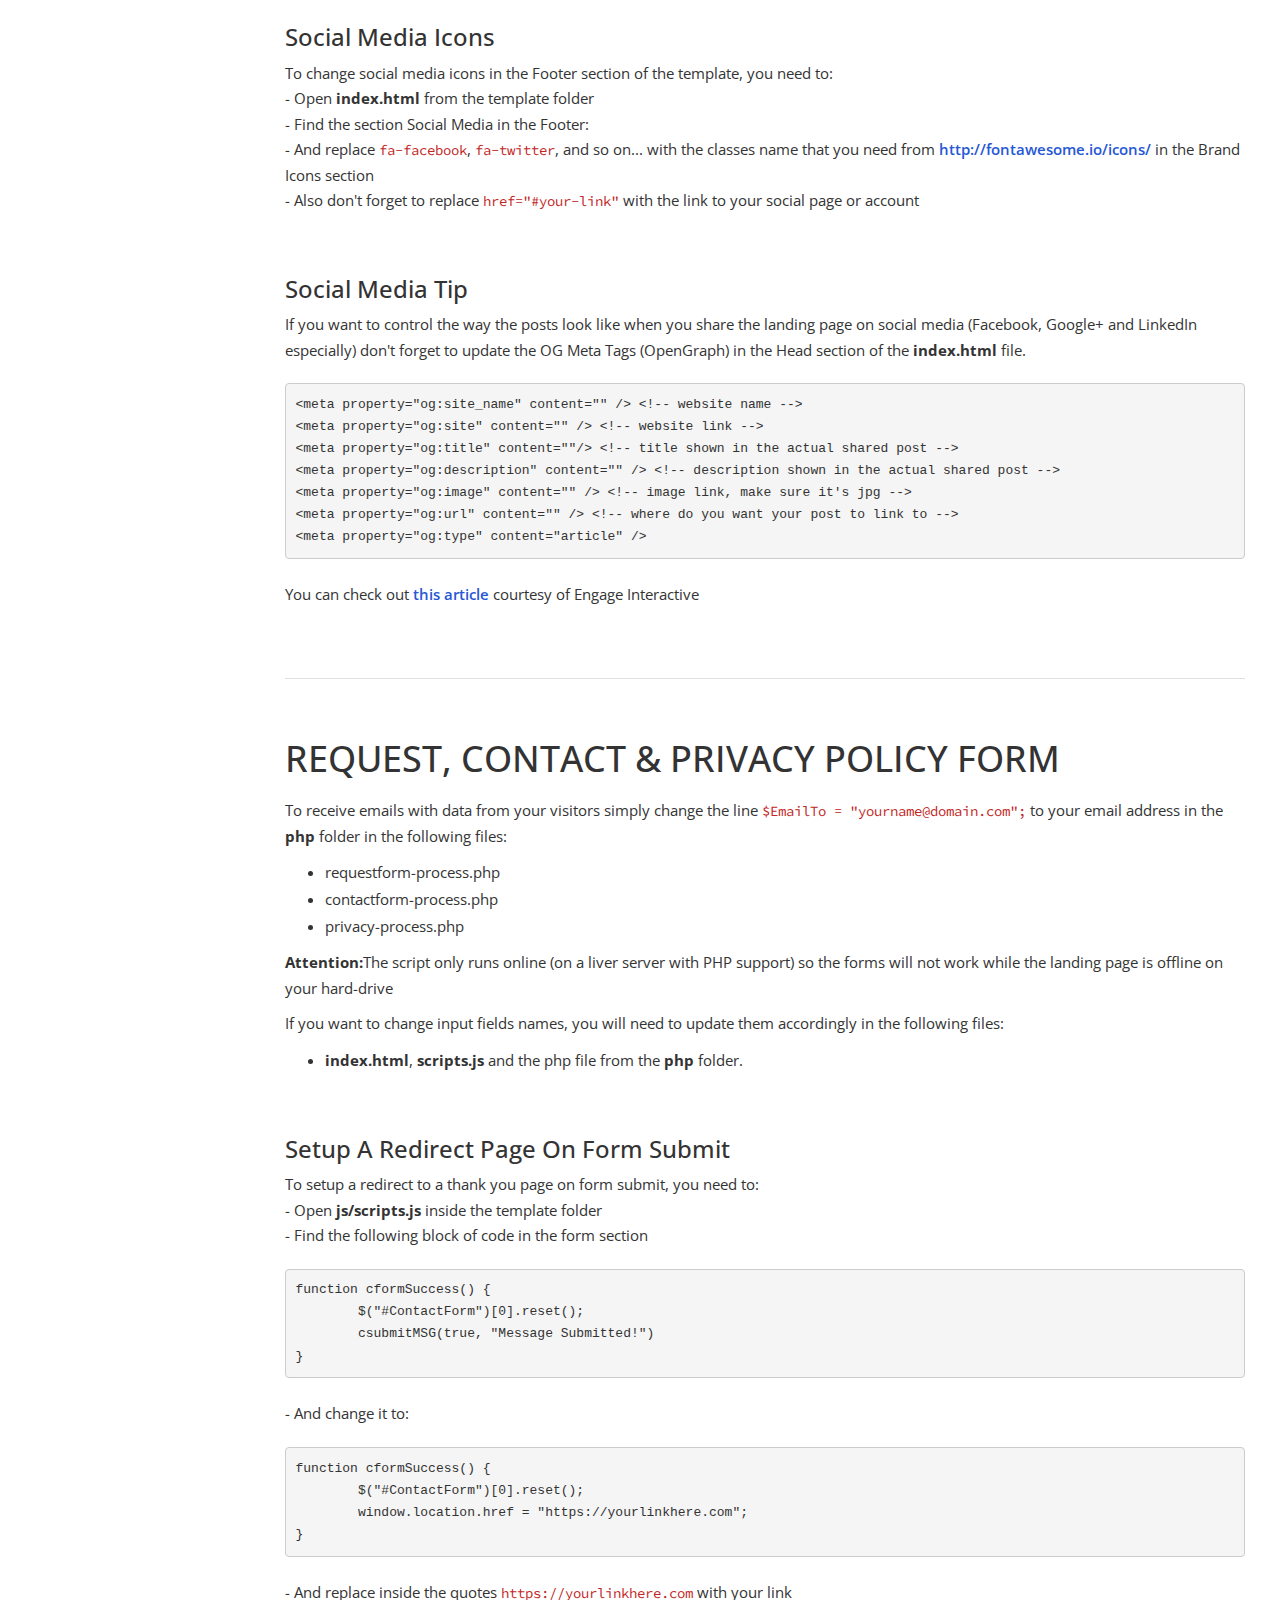
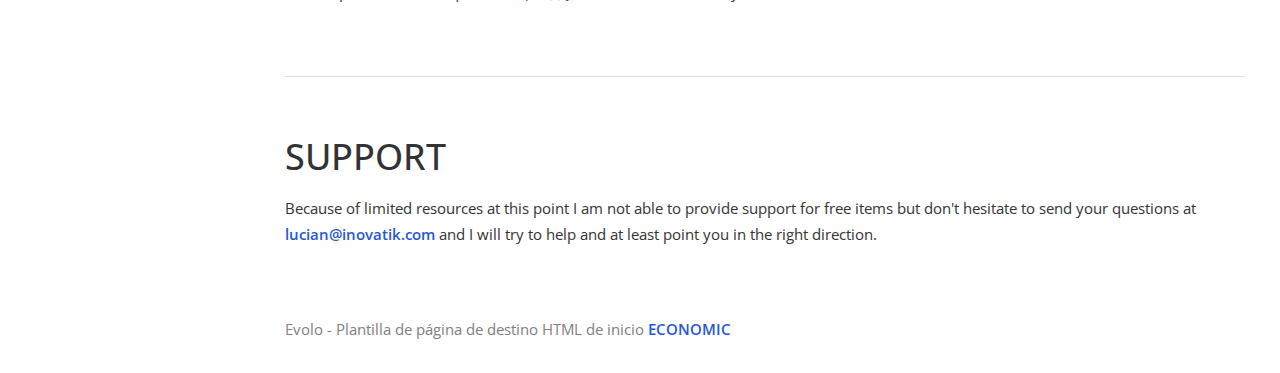
<file: tradelan-web/documentation/index.html>
<!DOCTYPE html>
<html lang="en">
<head>

    <meta charset="utf-8">
    <meta http-equiv="X-UA-Compatible" content="IE=edge">
    <meta name="viewport" content="width=device-width, shrink-to-fit=no, initial-scale=1">
    <meta name="description" content="">
    <meta name="author" content="">
    <title>Documentation - Evolo StartUp HTML Landing Page Template</title>

    <!-- Styles -->
	<link href="https://fonts.googleapis.com/css?family=Source+Code+Pro:300,400,600" rel="stylesheet">
	<link href="https://fonts.googleapis.com/css?family=Open+Sans:300,400,600" rel="stylesheet">
    <link href="css/bootstrap.min.css" rel="stylesheet">
    <link href="css/styles.css" rel="stylesheet">

    <!-- HTML5 Shim and Respond.js IE8 support of HTML5 elements and media queries -->
    <!-- WARNING: Respond.js doesn't work if you view the page via file:// -->
    <!--[if lt IE 9]>
        <script src="https://oss.maxcdn.com/libs/html5shiv/3.7.0/html5shiv.js"></script>
        <script src="https://oss.maxcdn.com/libs/respond.js/1.4.2/respond.min.js"></script>
    <![endif]-->

</head>
<body>
    <div id="wrapper">

        <!-- Sidebar -->
        <div id="sidebar-wrapper">
			<p>Evolo - Landing Page<br> Documentation</p>
            <ul class="sidebar-nav">
                <li class="sidebar-brand">
                </li>
                <li>
                    <a href="#introduction">INTRODUCTION</a>
                </li>
                <li>
                    <a href="#files">FILES STRUCTURE</a>
				</li>
				<li>
                    <a href="#images">IMAGES</a>
                </li>
                <li>
                    <a href="#icons">ICONS</a>
				</li>
				<li>
                    <a href="#forms">REQUEST, CONTACT & PRIVACY POLICY FORM</a>
                </li>
				<li>
                    <a href="#support">SUPPORT</a>
                </li>
            </ul>
        </div>
        <!-- end of sidebar wrapper -->


        <!-- Page Content -->
        <div id="page-content-wrapper">
            <div class="container-fluid">
                <div class="row">
                    <div id="introduction" class="col-lg-12">
                        <h1>INTRODUCTION</h1>
                        <p>Hello and thank you for using Evolo Startup HTML Landing Page Template. Evolo is an HTML landing page template built with Bootstrap featuring image slider, lightbox details, working request and contact form.</p>
						<p>Built with Bootstrap 4, HTML5, CSS3, PHP and JavaScript it will help you achieve your online marketing goals in a beautiful and efficient manner.</p>
						<p>Frameworks and toolkits used: Bootstrap 4, Popper, jQuery, jQuery Easing, Validator, Magnific Popup, Swiper.</p>
						<p>You can edit the template's Html, Css, Php, Js files with your preferred text and code editor: <a href="https://notepad-plus-plus.org/">Notepad++</a>, <a href="https://code.visualstudio.com/">Visual Code</a>, <a href="https://www.sublimetext.com/">Sublime</a> or any other...</p>
						<p>For image editing you can use <a href="http://www.adobe.com/products/photoshop.html">Adobe Photoshop</a> or any other graphic editor of your choice.</p>
					</div> <!-- end of introduction -->
					
					
					<div class="col-lg-12"><hr></div> <!-- gray separator line -->
					
					
					<div id="files" class="col-lg-12">
                        <h1>FILES STRUCTURE</h1>
						<p>
							<b>Documentation</b> - is the folder of this help file.
							<br><b>Web</b> - contains the html, css, js and php files of the template.
						</p>
						<p><b>Web</b> folder includes <b>index.html</b> file which you will use to open the template. Besides index.html, you will also find the following folders:
							<ul>
								<li><b>Css</b> - Bootstrap, Font Awesome, Magnific Popup, Swiper and the template's custom stylesheet styles.css</li>
								<li><b>Images</b> - Images used throughout the template including the favicon and logo</li>
								<li><b>Js</b> - JavaScript files for Bootstrap, Popper, jQuery, jQuery Easing, Magnific Popup, Swiper, Validator, and Evolo's custom scripts: scripts.js</li>
								<li><b>Php</b> - PHP script files for the contact forms</li>
								<li><b>Webfonts</b> - Font Awesome files</li>
							</ul>
						</p>
					</div> <!-- end of files structure -->


					<div class="col-lg-12"><hr></div> <!-- gray separator line -->


					<div id="images" class="col-lg-12">
						<h1>IMAGES</h1>
						<p>You can find your own images while checking out the following free online sources:
							<ul>
								<li>Freepik: <a href="https://www.pexels.com/">https://www.freepik.com/home</a></li>
								<li>Pexels: <a href="https://www.pexels.com/">https://www.pexels.com/</a></li>
								<li>SplitShire: <a href="https://www.splitshire.com/">https://www.splitshire.com/</a></li>
								<li>StartupStockPhotos: <a href="http://startupstockphotos.com/">http://startupstockphotos.com/</a></li>
								<li>StockSnap: <a href="https://stocksnap.io/">https://stocksnap.io/</a></li>
								<li>ISO Republic: <a href="http://isorepublic.com/">http://isorepublic.com/</a></li>
								<li>Videezy: <a href="https://www.videezy.com/">https://www.videezy.com/</a> - for videos</li>
							</ul>
						</p>

						<h3>Images sources</h3>
						<p>Illustrations are from freepik and some require a Premium subscription which is about $90 but it's all worth it:
							<ul>
								<li>Header and other sections background: <a href="https://www.freepik.com/free-vector/teamwork-landing-page_3947104.htm">https://www.freepik.com/free-vector/teamwork-landing-page_3947104.htm</a></li>
								<li>Services icons: <a href="https://www.freepik.com/premium-vector/simple-set-teamwork-related-vector-line-icons_3112092.htm">https://www.freepik.com/premium-vector/simple-set-teamwork-related-vector-line-icons_3112092.htm</a></li>
								<li>Details 1 image: <a href="https://www.freepik.com/free-vector/workspace-design-landing-page_3103252.htm">https://www.freepik.com/free-vector/workspace-design-landing-page_3103252.htm</a></li>
								<li>Details 2 image: <a href="https://www.freepik.com/free-vector/landing-page-template_3740431.htm">https://www.freepik.com/free-vector/landing-page-template_3740431.htm</a></li>
								<li>Details lightbox: <a href="https://www.freepik.com/premium-vector/responsive-web-design-development-vector-flat-style_1279004.htm">https://www.freepik.com/premium-vector/responsive-web-design-development-vector-flat-style_1279004.htm</a></li>
								<li>Video frame: <a href="https://www.freepik.com/free-vector/modern-productivity-concept-with-flat-design_3290586.htm">https://www.freepik.com/free-vector/modern-productivity-concept-with-flat-design_3290586.htm</a></li>
								<li>Testimonials image: <a href="https://www.freepik.com/free-vector/scenes-office-collection_4085854.htm">https://www.freepik.com/free-vector/scenes-office-collection_4085854.htm</a></li>
								<li>About team members: <a href="https://www.freepik.com/free-vector/people-avatars_761436.htm">https://www.freepik.com/free-vector/people-avatars_761436.htm</a></li>
								<li>Contact background: <a href="https://www.freepik.com/free-vector/top-view-modern-office-desk_2787391.htm">https://www.freepik.com/free-vector/top-view-modern-office-desk_2787391.htm</a></li>
							</ul>
						</p>
						
						<h3>Changing The Logo</h3>
						<p>
							- Place your image file in the <b>images</b> folder
							<br>- Open for editing <b>index.html</b>
							<br>- Find <b>Navbar</b> section
							<br>- Here find this line of code:
<pre class="code-format">
&lt;a class=&quot;navbar-brand logo-image&quot; href=&quot;index.html&quot;&gt;&lt;img src=&quot;images/logo.svg&quot; alt=&quot;alternative&quot;&gt;&lt;/a&gt;
</pre>							
							<br>- And replace <span class="code">logo.svg</span> with your new file name
							<br>- Save the file and refresh the browser window to see the changes
						</p>
						
						<h3>Changing Header Background Image</h3>
						<p>
							- Edit and save the image file in the <b>images</b> folder
							<br>- Open for editing <b>css/styles.css</b>
							<br>- Find the <b>Header</b> section:
							<br>- And at the <b>Min-width width 992px</b> find the background property of the <b>header</b> class:
<pre class="code-format">
.header {
	background: url('../images/header-background.jpg') center center no-repeat;
	background-size: cover; 
}
</pre>							
							<br>- And replace <span class="code">header-background.jpg</span> with your own file name
							<br>- Save the file and refresh the browser window to see the changes
						</p>

						<h3>Changing Regular Section Background Image</h3>
						<p>
							- Edit and save the image file in the <b>images</b> folder
							<br>- Open for editing <b>css/styles.css</b>
							<br>- Find the section you need for example <b>Testimonials</b> section
							<br>- Here find the following lines:
<pre class="code-format">
.slider-2 {
	padding-top: 7.5rem;
	padding-bottom: 7rem;
	background: url('../images/testimonials-background.jpg') center center no-repeat;
	background-size: cover; 
}
</pre>							
							<br>- And replace <span class="code">testimonials-background.jpg</span> with your own file name
							<br>- For optimum results with the least amount of work I recommend using the same image size as the original in Preview
							<br>- Save the file and refresh the browser window to see the changes
						</p>
					</div> <!-- end of images -->


					<div class="col-lg-12"><hr></div> <!-- gray separator line -->
					
					
					<div id="icons" class="col-lg-12">
                        <h1>ICONS</h1>
						<h3>Font Awesome Icons</h3>
						<p>Evolo uses <a href="http://fontawesome.io/">Font Awesome</a> icon font in many sections and elements.
						<p>To change one of the Font Awesome icons you can simply replace the classes that you'll find in index.html e.g. fa-phone, fa-envelope, fa-chrome with the ones that you need from <a href="http://fontawesome.io/icons/">http://fontawesome.io/icons/</a></p>

						<h3>Social Media Icons</h3>
						<p>To change social media icons in the Footer section of the template, you need to: 
							<br>- Open <b>index.html</b> from the template folder
							<br>- Find the section Social Media in the Footer:
							<br>- And replace <span class="code">fa-facebook</span>, <span class="code">fa-twitter</span>, and so on... with the classes name that you need from <a href="http://fontawesome.io/icons/">http://fontawesome.io/icons/</a> in the Brand Icons section
							<br>- Also don't forget to replace <span class="code">href="#your-link"</span> with the link to your social page or account
						</p>

						<h3>Social Media Tip</h3>
						<p>If you want to control the way the posts look like when you share the landing page on social media (Facebook, Google+ and LinkedIn especially) don't forget to update the OG Meta Tags (OpenGraph) in the Head section of the <b>index.html</b> file.
<pre class="code-format">
&lt;meta property="og:site_name" content="" /&gt; &lt;!-- website name --&gt;
&lt;meta property="og:site" content="" /&gt; &lt;!-- website link --&gt;
&lt;meta property="og:title" content=""/&gt; &lt;!-- title shown in the actual shared post --&gt;
&lt;meta property="og:description" content="" /&gt; &lt;!-- description shown in the actual shared post --&gt;
&lt;meta property="og:image" content="" /&gt; &lt;!-- image link, make sure it's jpg --&gt;
&lt;meta property="og:url" content="" /&gt; &lt;!-- where do you want your post to link to --&gt;
&lt;meta property="og:type" content="article" /&gt;
</pre>
						<br>You can check out <a href="http://engageinteractive.co.uk/blog/an-introduction-to-using-facebooks-open-graph-protocol">this article</a> courtesy of Engage Interactive</p>
                    </div> <!-- end of icons -->
					

					<div class="col-lg-12"><hr></div> <!-- gray separator line -->
					

					<div id="forms" class="col-lg-12">
                        <h1>REQUEST, CONTACT & PRIVACY POLICY FORM</h1>
                        <p>To receive emails with data from your visitors simply change the line <span class="code">$EmailTo = "yourname@domain.com";</span> to your email address in the <b>php</b> folder in the following files:</p>
						<ul>
							<li>requestform-process.php</li>
							<li>contactform-process.php</li>
							<li>privacy-process.php</li>
						</ul>
						<p><b>Attention:</b>The script only runs online (on a liver server with PHP support) so the forms will not work while the landing page is offline on your hard-drive</p>
						<p>If you want to change input fields names, you will need to update them accordingly in the following files:</p>
						<ul>
							<li><b>index.html</b>, <b>scripts.js</b> and the php file from the <b>php</b> folder.</li>
						</ul>

						<h3>Setup A Redirect Page On Form Submit</h3>
						<p>
							To setup a redirect to a thank you page on form submit, you need to: 
							<br>- Open <b>js/scripts.js</b> inside the template folder
							<br>- Find the following block of code in the form section 
<pre class="code-format">
function cformSuccess() {
	$("#ContactForm")[0].reset();
	csubmitMSG(true, "Message Submitted!")
}
</pre>
							<br>- And change it to:
<pre class="code-format">
function cformSuccess() {
	$("#ContactForm")[0].reset();
	window.location.href = "https://yourlinkhere.com";
}
</pre>
							<br>- And replace inside the quotes <span class="code">https://yourlinkhere.com</span> with your link
						</p>
					</div> <!-- end of contact form and privacy policy form -->
						
					
					<div class="col-lg-12"><hr></div> <!-- gray separator line -->

					
					<div id="support" class="col-lg-12">
						<h1>SUPPORT</h1>
						<p>Because of limited resources at this point I am not able to provide support for free items but don't hesitate to send your questions at <a href="mailto:lucian@inovatik.com">lucian@inovatik.com</a> and I will try to help and at least point you in the right direction.</p>
					</div> <!-- end of support -->
										
					<div class="col-lg-12">
						<p class="footer">Evolo - Plantilla de página de destino HTML de inicio <a href="">ECONOMIC</a></p>
					</div>
                </div>
            </div>
        </div> <!-- end of page content wrapper -->
    </div> <!-- end of wrapper -->
    

    <!-- Scripts Libraries -->
    <script src="js/jquery.js" type="text/javascript"></script>
    <script src="js/bootstrap.min.js" type="text/javascript"></script>

	
	<!-- Custom Scripts -->
    <script>
    <!-- Menu Toggle Script -->
	$("#menu-toggle").click(function(e) {
        e.preventDefault();
        $("#wrapper").toggleClass("toggled");
    });
	
	/* Smooth Scrolling To Anchors  */
		$(function() {
			$('a[href*="#"]:not([data-toggle="tab"])').click(function() {
				if (location.pathname.replace(/^\//,'') == this.pathname.replace(/^\//,'') && location.hostname == this.hostname) {
					var target = $(this.hash);
					target = target.length ? target : $('[name=' + this.hash.slice(1) +']');
					if (target.length) {
						$('html, body').animate({
							scrollTop: target.offset().top
						}, 700);
						return false;
					}
				}
			});
		});
	</script>

</body>
</html>
</file>
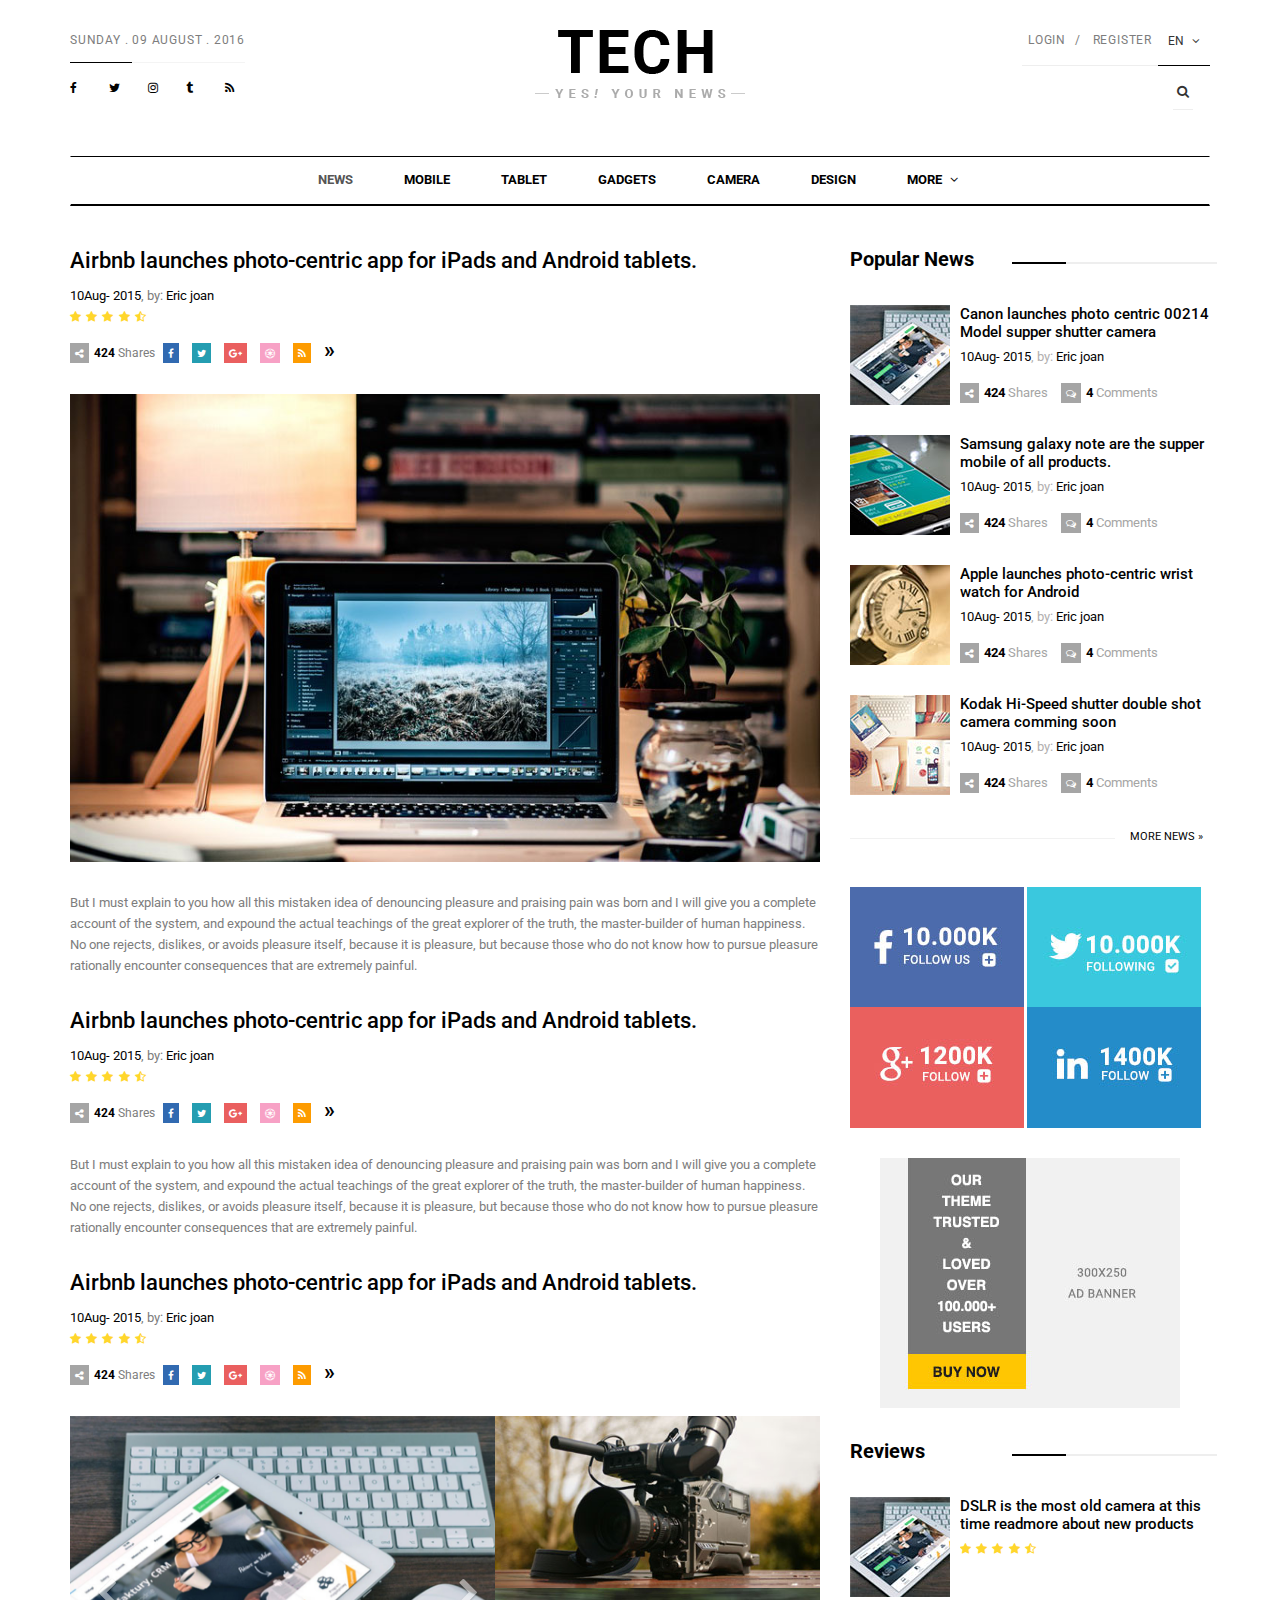
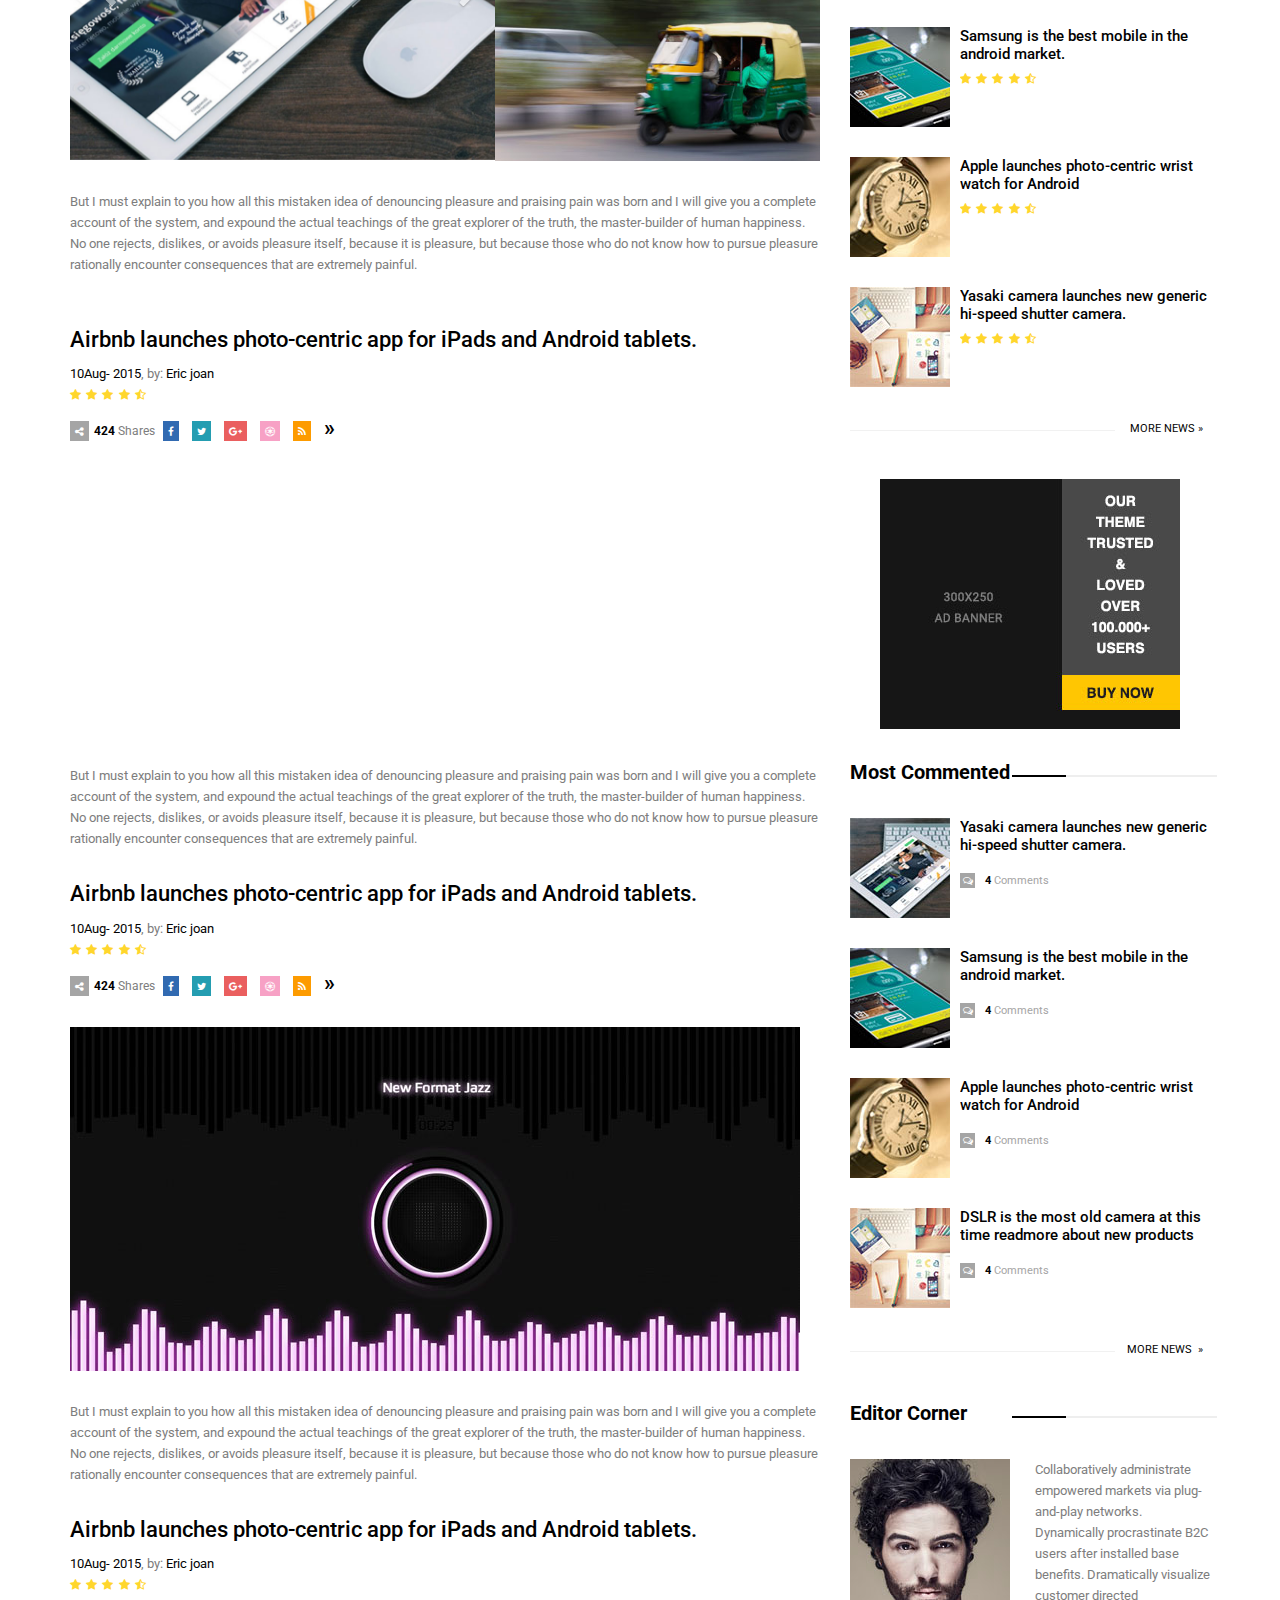
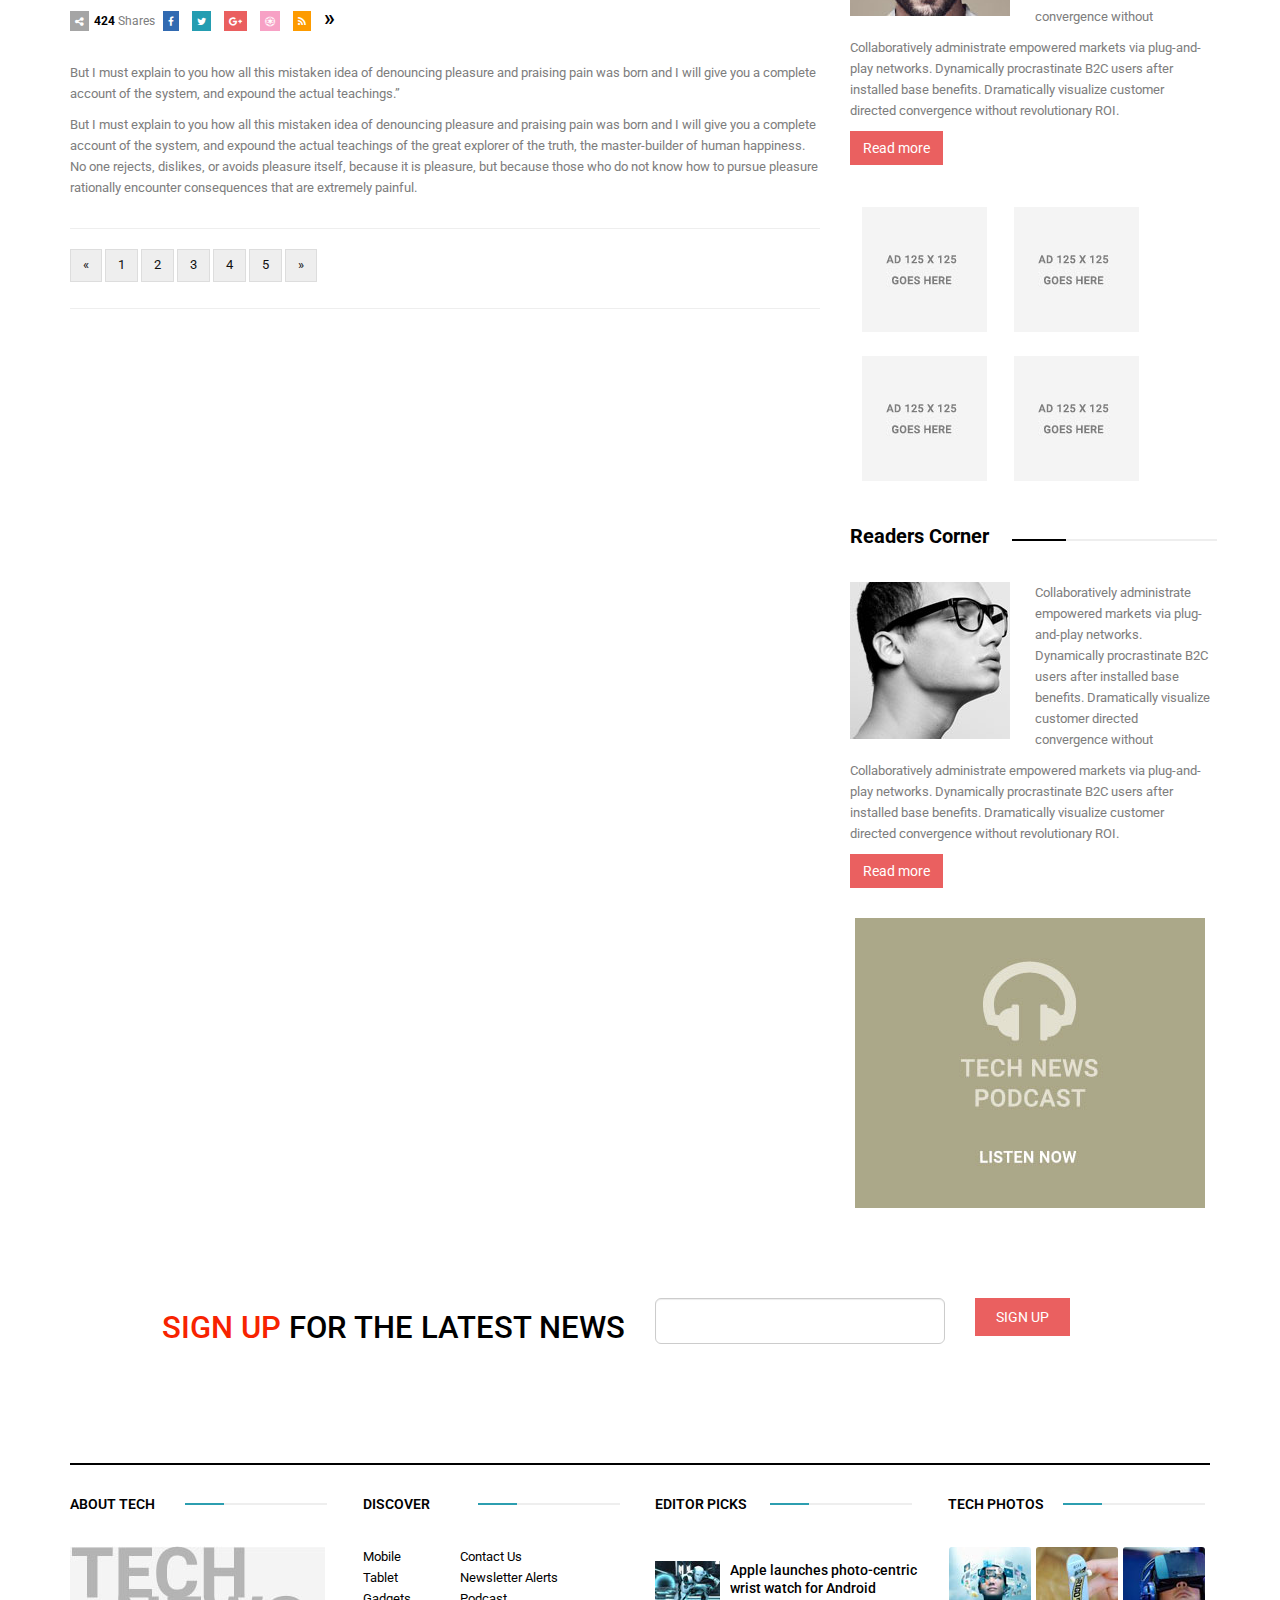
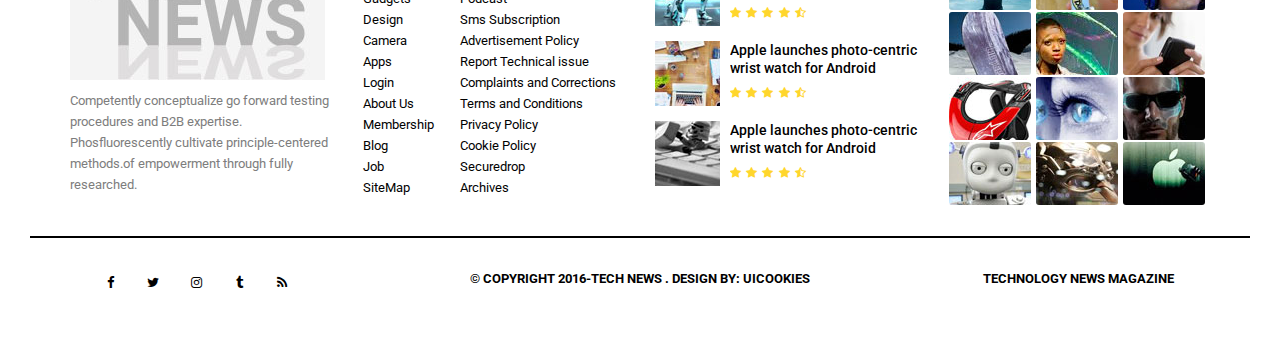
<file: nuestra-era/blog.html>
<!DOCTYPE html>
<html>
<head>
    <meta charset="utf-8">
    <meta http-equiv="X-UA-Compatible" content="IE=edge">
    <meta name="viewport" content="width=device-width, initial-scale=1">
    <title>TechNews - HTML and CSS Template</title>

    <!-- favicon -->
    <link href="assets/img/favicon.png" rel=icon>

    <!-- web-fonts -->
    <link href='https://fonts.googleapis.com/css?family=Roboto:100,300,400,700,500' rel='stylesheet' type='text/css'>

    <!-- Bootstrap -->
    <link href="assets/css/bootstrap.min.css" rel="stylesheet">

    <!-- font-awesome -->
    <link href="assets/fonts/font-awesome/font-awesome.min.css" rel="stylesheet">
    <!-- Mobile Menu Style -->
    <link href="assets/css/mobile-menu.css" rel="stylesheet">

    <!-- Owl carousel -->
    <link href="assets/css/owl.carousel.css" rel="stylesheet">
    <link href="assets/css/owl.theme.default.min.css" rel="stylesheet">
    <!-- Theme Style -->
    <link href="assets/css/style.css" rel="stylesheet">

    <!-- HTML5 shim and Respond.js for IE8 support of HTML5 elements and media queries -->
    <!-- WARNING: Respond.js doesn't work if you view the page via file:// -->
    <!--[if lt IE 9]>
    <script src="https://oss.maxcdn.com/html5shiv/3.7.2/html5shiv.min.js"></script>
    <script src="https://oss.maxcdn.com/respond/1.4.2/respond.min.js"></script>
    <![endif]-->
</head>

<body id="page-top" data-spy="scroll" data-target=".navbar">
<div id="main-wrapper">
<!-- Page Preloader -->
<div id="preloader">
    <div id="status">
        <div class="status-mes"></div>
    </div>
</div>
<!-- preloader -->

<div class="uc-mobile-menu-pusher">
<div class="content-wrapper">
<section id="header_section_wrapper" class="header_section_wrapper">
    <div class="container">
        <div class="header-section">
            <div class="row">
                <div class="col-md-4">
                    <div class="left_section">
                                            <span class="date">
                                                Sunday .
                                            </span>
                        <!-- Date -->
                                            <span class="time">
                                                09 August . 2016
                                            </span>
                        <!-- Time -->
                        <div class="social">
                            <a class="icons-sm fb-ic"><i class="fa fa-facebook"></i></a>
                            <!--Twitter-->
                            <a class="icons-sm tw-ic"><i class="fa fa-twitter"></i></a>
                            <!--Google +-->
                            <a class="icons-sm inst-ic"><i class="fa fa-instagram"> </i></a>
                            <!--Linkedin-->
                            <a class="icons-sm tmb-ic"><i class="fa fa-tumblr"> </i></a>
                            <!--Pinterest-->
                            <a class="icons-sm rss-ic"><i class="fa fa-rss"> </i></a>
                        </div>
                        <!-- Top Social Section -->
                    </div>
                    <!-- Left Header Section -->
                </div>
                <div class="col-md-4">
                    <div class="logo">
                        <a href="index.html"><img src="assets/img/logo.png" alt="Tech NewsLogo"></a>
                    </div>
                    <!-- Logo Section -->
                </div>
                <div class="col-md-4">
                    <div class="right_section">
                        <ul class="nav navbar-nav">
                            <li><a href="#">Login</a></li>
                            <li><a href="#">Register</a></li>
                            <li class="dropdown lang">
                                <button class="btn btn-default dropdown-toggle" type="button" id="dropdownMenu1"
                                        data-toggle="dropdown" aria-haspopup="true" aria-expanded="true">En <i
                                        class="fa fa-angle-down"></i></button>
                                <ul class="dropdown-menu" aria-labelledby="dropdownMenu1">
                                    <li><a href="#">Bn</a></li>
                                </ul>
                            </li>
                        </ul>
                        <!-- Language Section -->

                        <ul class="nav-cta hidden-xs">
                            <li class="dropdown"><a href="#" data-toggle="dropdown" class="dropdown-toggle"><i
                                    class="fa fa-search"></i></a>
                                <ul class="dropdown-menu">
                                    <li>
                                        <div class="head-search">
                                            <form role="form">
                                                <!-- Input Group -->
                                                <div class="input-group">
                                                    <input type="text" class="form-control"
                                                           placeholder="Type Something"> <span class="input-group-btn">
                                                                            <button type="submit"
                                                                                    class="btn btn-primary">Search
                                                                            </button>
                                                                        </span></div>
                                            </form>
                                        </div>
                                    </li>
                                </ul>
                            </li>
                        </ul>
                        <!-- Search Section -->
                    </div>
                    <!-- Right Header Section -->
                </div>
            </div>
        </div>
        <!-- Header Section -->

        <div class="navigation-section">
            <nav class="navbar m-menu navbar-default">
                <div class="container">
                    <!-- Brand and toggle get grouped for better mobile display -->
                    <div class="navbar-header">
                        <button type="button" class="navbar-toggle collapsed" data-toggle="collapse"
                                data-target="#navbar-collapse-1"><span class="sr-only">Toggle navigation</span> <span
                                class="icon-bar"></span> <span class="icon-bar"></span> <span class="icon-bar"></span>
                        </button>
                    </div>
                    <!-- Collect the nav links, forms, and other content for toggling -->
                    <div class="collapse navbar-collapse" id="#navbar-collapse-1">
                        <ul class="nav navbar-nav main-nav">
                            <li class="active"><a href="index.html">News</a></li>
                            <li><a href="category.html">Mobile</a></li>
                            <li><a href="blog.html">Tablet</a></li>
                            <li><a href="blog.html">Gadgets</a></li>
                            <li><a href="blog.html">Camera</a></li>
                            <li><a href="blog.html">Design</a></li>
                            <li class="dropdown m-menu-fw"><a href="#" data-toggle="dropdown" class="dropdown-toggle">More
                                <span><i class="fa fa-angle-down"></i></span></a>
                                <ul class="dropdown-menu">
                                    <li>
                                        <div class="m-menu-content">
                                            <ul class="col-sm-3">
                                                <li class="dropdown-header">Widget Haeder</li>
                                                <li><a href="#">Awesome Features</a></li>
                                                <li><a href="#">Clean Interface</a></li>
                                                <li><a href="#">Available Possibilities</a></li>
                                                <li><a href="#">Responsive Design</a></li>
                                                <li><a href="#">Pixel Perfect Graphics</a></li>
                                            </ul>
                                            <ul class="col-sm-3">
                                                <li class="dropdown-header">Widget Haeder</li>
                                                <li><a href="#">Awesome Features</a></li>
                                                <li><a href="#">Clean Interface</a></li>
                                                <li><a href="#">Available Possibilities</a></li>
                                                <li><a href="#">Responsive Design</a></li>
                                                <li><a href="#">Pixel Perfect Graphics</a></li>
                                            </ul>
                                            <ul class="col-sm-3">
                                                <li class="dropdown-header">Widget Haeder</li>
                                                <li><a href="#">Awesome Features</a></li>
                                                <li><a href="#">Clean Interface</a></li>
                                                <li><a href="#">Available Possibilities</a></li>
                                                <li><a href="#">Responsive Design</a></li>
                                                <li><a href="#">Pixel Perfect Graphics</a></li>
                                            </ul>
                                            <ul class="col-sm-3">
                                                <li class="dropdown-header">Widget Haeder</li>
                                                <li><a href="#">Awesome Features</a></li>
                                                <li><a href="#">Clean Interface</a></li>
                                                <li><a href="#">Available Possibilities</a></li>
                                                <li><a href="#">Responsive Design</a></li>
                                                <li><a href="#">Pixel Perfect Graphics</a></li>
                                            </ul>
                                        </div>
                                    </li>
                                </ul>
                            </li>
                        </ul>
                    </div>
                    <!-- .navbar-collapse -->
                </div>
                <!-- .container -->
            </nav>
            <!-- .nav -->
        </div>
        <!-- .navigation-section -->
    </div>
    <!-- .container -->
</section>
<!-- header_section_wrapper -->

<section id="entity_section" class="entity_section">
<div class="container">
<div class="row">
<div class="col-md-8">
<div class="entity_wrapper">
    <div class="entity_title">
        <h1><a href="single.html" target="_self">Airbnb launches photo-centric app for iPads and Android tablets.</a>
        </h1>
    </div>
    <!-- entity_title -->

    <div class="entity_meta">
        <a href="#">10Aug- 2015</a>, by: <a href="#">Eric joan</a>
    </div>
    <!-- entity_meta -->

    <div class="rating">
        <i class="fa fa-star"></i>
        <i class="fa fa-star"></i>
        <i class="fa fa-star"></i>
        <i class="fa fa-star"></i>
        <i class="fa fa-star-half-full"></i>
    </div>
    <!-- rating -->

    <div class="entity_social">
        <a href="#" class="icons-sm sh-ic"><i class="fa fa-share-alt"></i><b>424</b>
            <span class="share_ic">Shares</span>
        </a>
        <a href="#" class="icons-sm fb-ic"><i class="fa fa-facebook"></i></a>
        <!--Twitter-->
        <a href="#" class="icons-sm tw-ic"><i class="fa fa-twitter"></i></a>
        <!--Google +-->
        <a href="#" class="icons-sm inst-ic"><i class="fa fa-google-plus"> </i></a>
        <!--Linkedin-->
        <a href="#" class="icons-sm tmb-ic"><i class="fa fa-ge"> </i></a>
        <!--Pinterest-->
        <a href="#" class="icons-sm rss-ic"><i class="fa fa-rss"> </i></a>
        <span class="arrow">&raquo;</span>
    </div>
    <!-- entity_social -->

    <div class="entity_thumb">
        <img class="img-responsive" src="assets/img/category_img_top.jpg" alt="feature-top">
    </div>
    <!-- entity_thumb -->

    <div class="entity_content">
        <p>But I must explain to you how all this mistaken idea of denouncing pleasure and praising pain was born and I
            will give you a complete account of the system, and expound the actual teachings of the great explorer of
            the truth, the master-builder of human happiness. No one rejects, dislikes, or avoids pleasure itself,
            because it is pleasure, but because those who do not know how to pursue pleasure rationally encounter
            consequences that are extremely painful. </p>
    </div>
    <!-- entity_content -->

</div>
<!-- entity_wrapper -->

<div class="entity_wrapper">
    <div class="entity_title">
        <h1><a href="single.html" target="_self">Airbnb launches photo-centric app for iPads and Android tablets.</a>
        </h1>
    </div>
    <!-- entity_title -->

    <div class="entity_meta">
        <a href="#">10Aug- 2015</a>, by: <a href="#">Eric joan</a>
    </div>
    <!-- entity_meta -->

    <div class="rating">
        <i class="fa fa-star"></i>
        <i class="fa fa-star"></i>
        <i class="fa fa-star"></i>
        <i class="fa fa-star"></i>
        <i class="fa fa-star-half-full"></i>
    </div>
    <!-- rating -->

    <div class="entity_social">
        <a href="#" class="icons-sm sh-ic"><i class="fa fa-share-alt"></i><b>424</b>
            <span class="share_ic">Shares</span>
        </a>
        <a href="#" class="icons-sm fb-ic"><i class="fa fa-facebook"></i></a>
        <!--Twitter-->
        <a href="#" class="icons-sm tw-ic"><i class="fa fa-twitter"></i></a>
        <!--Google +-->
        <a href="#" class="icons-sm inst-ic"><i class="fa fa-google-plus"> </i></a>
        <!--Linkedin-->
        <a href="#" class="icons-sm tmb-ic"><i class="fa fa-ge"> </i></a>
        <!--Pinterest-->
        <a href="#" class="icons-sm rss-ic"><i class="fa fa-rss"> </i></a>
        <span class="arrow">&raquo;</span>
    </div>
    <!-- entity_social -->

    <div class="entity_content">
        <p>But I must explain to you how all this mistaken idea of denouncing pleasure and praising pain was born and I
            will give you a complete account of the system, and expound the actual teachings of the great explorer of
            the truth, the master-builder of human happiness. No one rejects, dislikes, or avoids pleasure itself,
            because it is pleasure, but because those who do not know how to pursue pleasure rationally encounter
            consequences that are extremely painful. </p>
    </div>
    <!-- entity_content -->

</div>
<!-- entity_wrapper -->

<div class="category_article_wrapper">
    <div class="entity_title">
        <h1><a href="single.html" target="_self">Airbnb launches photo-centric app for iPads and Android tablets.</a>
        </h1>
    </div>
    <!-- entity_title -->

    <div class="entity_meta">
        <a href="#">10Aug- 2015</a>, by: <a href="#">Eric joan</a>
    </div>
    <!-- entity_meta -->

    <div class="rating">
        <i class="fa fa-star"></i>
        <i class="fa fa-star"></i>
        <i class="fa fa-star"></i>
        <i class="fa fa-star"></i>
        <i class="fa fa-star-half-full"></i>
    </div>
    <!-- rating -->

    <div class="entity_social">
        <a href="#" class="icons-sm sh-ic"><i class="fa fa-share-alt"></i><b>424</b>
            <span class="share_ic">Shares</span>
        </a>
        <a href="#" class="icons-sm fb-ic"><i class="fa fa-facebook"></i></a>
        <!--Twitter-->
        <a href="#" class="icons-sm tw-ic"><i class="fa fa-twitter"></i></a>
        <!--Google +-->
        <a href="#" class="icons-sm inst-ic"><i class="fa fa-google-plus"> </i></a>
        <!--Linkedin-->
        <a href="#" class="icons-sm tmb-ic"><i class="fa fa-ge"> </i></a>
        <!--Pinterest-->
        <a href="#" class="icons-sm rss-ic"><i class="fa fa-rss"> </i></a>
        <span class="arrow">&raquo;</span>
    </div>
    <!-- entity_social -->

    <div class="row">
        <div class="col-md-7">
            <div id="featured-news-carousal" class="carousel slide" data-ride="carousel">
                <!-- Wrapper for slides -->
                <div class="carousel-inner" role="listbox">
                    <div class="item active">
                        <img class="img-responsive" src="assets/img/category_img9.jpg" alt="Chania">
                    </div>
                    <!--feature_news_item-->
                    <div class="item">
                        <img class="img-responsive" src="assets/img/category_img13.jpg" alt="Chania">
                    </div>
                    <!--feature_news_item-->
                    <div class="item">
                        <img class="img-responsive" src="assets/img/category_img14.jpg" alt="Chania">
                    </div>
                    <!--feature_news_item-->
                    <div class="item">
                        <img class="img-responsive" src="assets/img/category_img15.jpg" alt="Chania">
                    </div>
                    <!--feature_news_item-->

                    <!-- Left and right controls -->
                    <div class="control-wrapper">
                        <a class="left carousel-control" href="#featured-news-carousal" role="button" data-slide="prev">
                            <i class="fa fa-chevron-left" aria-hidden="true"></i> </a>
                        <a class="right carousel-control" href="#featured-news-carousal" role="button"
                           data-slide="next"> <i class="fa fa-chevron-right" aria-hidden="true"></i> </a>
                    </div>

                </div>
                <!--carousel-inner-->

            </div>
            <!--carousel-->

        </div>
        <!-- col-md-7 -->

        <div class="col-md-5">
            <div class="right_category_image">
                <img class="img-responsive" src="assets/img/category_img10.jpg" alt="feature-top">
            </div>
            <!--carousel-->

            <div class="right_category_image">
                <img class="img-responsive" src="assets/img/category_img11.jpg" alt="feature-top">
            </div>
            <!--carousel-->

        </div>
        <!-- col-md-5 -->

    </div>
    <!-- row -->

    <div class="entity_content">
        <p>But I must explain to you how all this mistaken idea of denouncing pleasure and praising pain was born and I
            will give you a complete account of the system, and expound the actual teachings of the great explorer of
            the truth, the master-builder of human happiness. No one rejects, dislikes, or avoids pleasure itself,
            because it is pleasure, but because those who do not know how to pursue pleasure rationally encounter
            consequences that are extremely painful. </p>
    </div>
    <!--entity_content-->

</div>
<!-- entity_wrapper -->

<div class="entity_wrapper">
    <div class="entity_title">
        <h1><a href="single.html" target="_self">Airbnb launches photo-centric app for iPads and Android tablets.</a>
        </h1>
    </div>
    <!-- entity_title -->

    <div class="entity_meta">
        <a href="#">10Aug- 2015</a>, by: <a href="#">Eric joan</a>
    </div>
    <!-- entity_meta -->

    <div class="rating">
        <i class="fa fa-star"></i>
        <i class="fa fa-star"></i>
        <i class="fa fa-star"></i>
        <i class="fa fa-star"></i>
        <i class="fa fa-star-half-full"></i>
    </div>
    <!-- rating -->

    <div class="entity_social">
        <a href="#" class="icons-sm sh-ic"><i class="fa fa-share-alt"></i><b>424</b>
            <span class="share_ic">Shares</span>
        </a>
        <a href="#" class="icons-sm fb-ic"><i class="fa fa-facebook"></i></a>
        <!--Twitter-->
        <a href="#" class="icons-sm tw-ic"><i class="fa fa-twitter"></i></a>
        <!--Google +-->
        <a href="#" class="icons-sm inst-ic"><i class="fa fa-google-plus"> </i></a>
        <!--Linkedin-->
        <a href="#" class="icons-sm tmb-ic"><i class="fa fa-ge"> </i></a>
        <!--Pinterest-->
        <a href="#" class="icons-sm rss-ic"><i class="fa fa-rss"> </i></a>
        <span class="arrow">&raquo;</span>
    </div>
    <!-- entity_social -->

    <div class="embed-responsive embed-responsive-4by3">
        <iframe class="embed-responsive-item" src="https://www.youtube.com/embed/h5Jni-vy_5M"></iframe>
    </div>
    <!-- entity_social -->

    <div class="entity_content">
        <p>But I must explain to you how all this mistaken idea of denouncing pleasure and praising pain was born and I
            will give you a complete account of the system, and expound the actual teachings of the great explorer of
            the truth, the master-builder of human happiness. No one rejects, dislikes, or avoids pleasure itself,
            because it is pleasure, but because those who do not know how to pursue pleasure rationally encounter
            consequences that are extremely painful. </p>
    </div>
    <!--entity_content-->

</div>
<!-- entity_wrapper -->

<div class="entity_wrapper">
    <div class="entity_title">
        <h1><a href="single.html" target="_self">Airbnb launches photo-centric app for iPads and Android tablets.</a>
        </h1>
    </div>
    <!-- entity_title -->

    <div class="entity_meta">
        <a href="#">10Aug- 2015</a>, by: <a href="#">Eric joan</a>
    </div>
    <!-- entity_meta -->

    <div class="rating">
        <i class="fa fa-star"></i>
        <i class="fa fa-star"></i>
        <i class="fa fa-star"></i>
        <i class="fa fa-star"></i>
        <i class="fa fa-star-half-full"></i>
    </div>
    <!-- rating -->

    <div class="entity_social">
        <a href="#" class="icons-sm sh-ic"><i class="fa fa-share-alt"></i><b>424</b>
            <span class="share_ic">Shares</span>
        </a>
        <a href="#" class="icons-sm fb-ic"><i class="fa fa-facebook"></i></a>
        <!--Twitter-->
        <a href="#" class="icons-sm tw-ic"><i class="fa fa-twitter"></i></a>
        <!--Google +-->
        <a href="#" class="icons-sm inst-ic"><i class="fa fa-google-plus"> </i></a>
        <!--Linkedin-->
        <a href="#" class="icons-sm tmb-ic"><i class="fa fa-ge"> </i></a>
        <!--Pinterest-->
        <a href="#" class="icons-sm rss-ic"><i class="fa fa-rss"> </i></a>
        <span class="arrow">&raquo;</span>
    </div>
    <!-- entity_social -->

    <div class="entity_thumb">
        <img class="img-responsive" src="assets/img/category_img12.jpg" alt="feature-top">
    </div>
    <!-- entity_thumb -->

    <div class="entity_content">
        <p>But I must explain to you how all this mistaken idea of denouncing pleasure and praising pain was born and I
            will give you a complete account of the system, and expound the actual teachings of the great explorer of
            the truth, the master-builder of human happiness. No one rejects, dislikes, or avoids pleasure itself,
            because it is pleasure, but because those who do not know how to pursue pleasure rationally encounter
            consequences that are extremely painful. </p>
    </div>
    <!-- entity_content -->

</div>
<!-- entity_wrapper -->

<div class="entity_wrapper">
    <div class="entity_title">
        <h1><a href="single.html" target="_self">Airbnb launches photo-centric app for iPads and Android tablets.</a>
        </h1>
    </div>
    <!-- entity_title -->

    <div class="entity_meta">
        <a href="#">10Aug- 2015</a>, by: <a href="#">Eric joan</a>
    </div>
    <!-- entity_meta -->

    <div class="rating">
        <i class="fa fa-star"></i>
        <i class="fa fa-star"></i>
        <i class="fa fa-star"></i>
        <i class="fa fa-star"></i>
        <i class="fa fa-star-half-full"></i>
    </div>
    <!-- rating -->

    <div class="entity_social">
        <a href="#" class="icons-sm sh-ic"><i class="fa fa-share-alt"></i><b>424</b>
            <span class="share_ic">Shares</span>
        </a>
        <a href="#" class="icons-sm fb-ic"><i class="fa fa-facebook"></i></a>
        <!--Twitter-->
        <a href="#" class="icons-sm tw-ic"><i class="fa fa-twitter"></i></a>
        <!--Google +-->
        <a href="#" class="icons-sm inst-ic"><i class="fa fa-google-plus"> </i></a>
        <!--Linkedin-->
        <a href="#" class="icons-sm tmb-ic"><i class="fa fa-ge"> </i></a>
        <!--Pinterest-->
        <a href="#" class="icons-sm rss-ic"><i class="fa fa-rss"> </i></a>
        <span class="arrow">&raquo;</span>
    </div>
    <!-- entity_social -->

    <div class="entity_content">
        <p class="blockquote">
            But I must explain to you how all this mistaken idea of denouncing pleasure and praising pain was born and I
            will give you a complete account of the system, and expound the actual teachings.”
        </p>

        <p>
            But I must explain to you how all this mistaken idea of denouncing pleasure and praising pain was born and I
            will give you a complete account of the system, and expound the actual teachings of the great explorer of
            the truth, the master-builder of human happiness. No one rejects, dislikes, or avoids pleasure itself,
            because it is pleasure, but because those who do not know how to pursue pleasure rationally encounter
            consequences that are extremely painful.
        </p>
    </div>
    <!-- entity_content -->

</div>
<!-- entity_wrapper -->

<nav aria-label="Page navigation" class="pagination_section">
    <ul class="pagination">
        <li>
            <a href="#" aria-label="Previous"> <span aria-hidden="true">&laquo;</span> </a>
        </li>
        <li><a href="#">1</a></li>
        <li><a href="#">2</a></li>
        <li><a href="#">3</a></li>
        <li><a href="#">4</a></li>
        <li><a href="#">5</a></li>
        <li>
            <a href="#" aria-label="Next" class="active"> <span aria-hidden="true">&raquo;</span> </a>
        </li>
    </ul>
</nav>
<!-- navigation -->
</div>
<!-- col-md-8 -->

<div class="col-md-4">
<div class="widget">
    <div class="widget_title widget_black">
        <h2><a href="#">Popular News</a></h2>
    </div>
    <div class="media">
        <div class="media-left">
            <a href="#"><img class="media-object" src="assets/img/pop_right1.jpg" alt="Generic placeholder image"></a>
        </div>
        <div class="media-body">
            <h3 class="media-heading">
                <a href="single.html" target="_self">Canon launches photo centric 00214 Model supper shutter camera</a>
            </h3> <span class="media-date"><a href="#">10Aug- 2015</a>,  by: <a href="#">Eric joan</a></span>

            <div class="widget_article_social">
                <span>
                    <a href="single.html" target="_self"> <i class="fa fa-share-alt"></i>424</a> Shares
                </span> 
                <span>
                    <a href="single.html" target="_self"><i class="fa fa-comments-o"></i>4</a> Comments
                </span>
            </div>
        </div>
    </div>
    <div class="media">
        <div class="media-left">
            <a href="#"><img class="media-object" src="assets/img/pop_right2.jpg" alt="Generic placeholder image"></a>
        </div>
        <div class="media-body">
            <h3 class="media-heading">
                <a href="single.html" target="_self">Samsung galaxy note are the supper mobile of all products.</a>
            </h3>
            <span class="media-date"><a href="#">10Aug- 2015</a>,  by: <a href="#">Eric joan</a></span>

            <div class="widget_article_social">
                <span>
                    <a href="single.html" target="_self"> <i class="fa fa-share-alt"></i>424</a> Shares
                </span> 
                <span>
                    <a href="single.html" target="_self"><i class="fa fa-comments-o"></i>4</a> Comments
                </span>
            </div>
        </div>
    </div>
    <div class="media">
        <div class="media-left">
            <a href="#"><img class="media-object" src="assets/img/pop_right3.jpg" alt="Generic placeholder image"></a>
        </div>
        <div class="media-body">
            <h3 class="media-heading">
                <a href="single.html" target="_self">Apple launches photo-centric wrist watch for Android</a>
            </h3>
            <span class="media-date"><a href="#">10Aug- 2015</a>,  by: <a href="#">Eric joan</a></span>

            <div class="widget_article_social">
                <span>
                    <a href="single.html" target="_self"> <i class="fa fa-share-alt"></i>424</a> Shares
                </span> 
                <span>
                    <a href="single.html" target="_self"><i class="fa fa-comments-o"></i>4</a> Comments
                </span>
            </div>
        </div>
    </div>
    <div class="media">
        <div class="media-left">
            <a href="#"><img class="media-object" src="assets/img/pop_right4.jpg" alt="Generic placeholder image"></a>
        </div>
        <div class="media-body">
            <h3 class="media-heading">
                <a href="single.html" target="_self">Kodak Hi-Speed shutter double shot camera comming soon</a>
            </h3>
            <span class="media-date"><a href="#">10Aug- 2015</a>,  by: <a href="#">Eric joan</a></span>

            <div class="widget_article_social">
                <span>
                    <a href="single.html" target="_self"><i class="fa fa-share-alt"></i>424</a> Shares
                </span> 
                <span>
                    <a href="single.html" target="_self"><i class="fa fa-comments-o"></i>4</a> Comments
                </span>
            </div>
        </div>
    </div>
    <p class="widget_divider"><a href="#" target="_self">More News&nbsp;&raquo;</a></p>
</div>
<!-- Popular News -->

<div class="widget hidden-xs m30">
    <img class="img-responsive adv_img" src="assets/img/right_add1.jpg" alt="add_one">
    <img class="img-responsive adv_img" src="assets/img/right_add2.jpg" alt="add_one">
    <img class="img-responsive adv_img" src="assets/img/right_add3.jpg" alt="add_one">
    <img class="img-responsive adv_img" src="assets/img/right_add4.jpg" alt="add_one">
</div>
<!-- Advertisement -->

<div class="widget hidden-xs m30">
    <img class="img-responsive widget_img" src="assets/img/right_add5.jpg" alt="add_one">
</div>
<!-- Advertisement -->

<div class="widget reviews m30">
    <div class="widget_title widget_black">
        <h2><a href="#">Reviews</a></h2>
    </div>
    <div class="media">
        <div class="media-left">
            <a href="#"><img class="media-object" src="assets/img/pop_right1.jpg" alt="Generic placeholder image"></a>
        </div>
        <div class="media-body">
            <h3 class="media-heading">
                <a href="single.html" target="_self">DSLR is the most old camera at this time readmore about new
                    products</a>
            </h3> 
            <span class="rating">
                <i class="fa fa-star"></i>
                <i class="fa fa-star"></i>
                <i class="fa fa-star"></i>
                <i class="fa fa-star"></i>
                <i class="fa fa-star-half-full"></i>
            </span>
        </div>
    </div>
    <div class="media">
        <div class="media-left">
            <a href="#"><img class="media-object" src="assets/img/pop_right2.jpg" alt="Generic placeholder image"></a>
        </div>
        <div class="media-body"><h3 class="media-heading"><a href="single.html" target="_self">Samsung is the best
            mobile in the android market.</a></h3> <span class="rating">
                <i class="fa fa-star"></i>
                <i class="fa fa-star"></i>
                <i class="fa fa-star"></i>
                <i class="fa fa-star"></i>
                <i class="fa fa-star-half-full"></i>
            </span></div>
    </div>
    <div class="media">
        <div class="media-left">
            <a href="#"><img class="media-object" src="assets/img/pop_right3.jpg" alt="Generic placeholder image"></a>
        </div>
        <div class="media-body">
            <h3 class="media-heading">
                <a href="single.html" target="_self">Apple launches photo-centric wrist watch for Android</a>
            </h3> 
            <span class="rating">
                <i class="fa fa-star"></i>
                <i class="fa fa-star"></i>
                <i class="fa fa-star"></i>
                <i class="fa fa-star"></i>
                <i class="fa fa-star-half-full"></i>
            </span></div>
    </div>
    <div class="media">
        <div class="media-left">
            <a href="#"><img class="media-object" src="assets/img/pop_right4.jpg" alt="Generic placeholder image"></a>
        </div>
        <div class="media-body">
            <h3 class="media-heading">
                <a href="single.html" target="_self">Yasaki camera launches new generic hi-speed shutter camera.</a>
            </h3> 
            <span class="rating">
                <i class="fa fa-star"></i>
                <i class="fa fa-star"></i>
                <i class="fa fa-star"></i>
                <i class="fa fa-star"></i>
                <i class="fa fa-star-half-full"></i>
            </span></div>
    </div>
    <p class="widget_divider"><a href="#" target="_self">More News&nbsp;&raquo;</a></p>
</div>
<!-- Reviews News -->

<div class="widget hidden-xs m30">
    <img class="img-responsive widget_img" src="assets/img/right_add6.jpg" alt="add_one">
</div>
<!-- Advertisement -->

<div class="widget m30">
    <div class="widget_title widget_black">
        <h2><a href="#">Most Commented</a></h2>
    </div>
    <div class="media">
        <div class="media-left">
            <a href="#"><img class="media-object" src="assets/img/pop_right1.jpg" alt="Generic placeholder image"></a>
        </div>
        <div class="media-body">
            <h3 class="media-heading">
                <a href="single.html" target="_self">Yasaki camera launches new generic hi-speed shutter camera.</a>
            </h3>

            <div class="media_social">
                <span><i class="fa fa-comments-o"></i><a href="#">4</a> Comments</span>
            </div>
        </div>
    </div>
    <div class="media">
        <div class="media-left">
            <a href="#"><img class="media-object" src="assets/img/pop_right2.jpg" alt="Generic placeholder image"></a>
        </div>
        <div class="media-body">
            <h3 class="media-heading">
                <a href="single.html" target="_self">Samsung is the best mobile in the android market.</a>
            </h3>

            <div class="media_social">
                <span><i class="fa fa-comments-o"></i><a href="#">4</a> Comments</span>
            </div>
        </div>
    </div>
    <div class="media">
        <div class="media-left">
            <a href="#"><img class="media-object" src="assets/img/pop_right3.jpg" alt="Generic placeholder image"></a>
        </div>
        <div class="media-body">
            <h3 class="media-heading">
                <a href="single.html" target="_self">Apple launches photo-centric wrist watch for Android</a>
            </h3>

            <div class="media_social">
                <span><i class="fa fa-comments-o"></i><a href="#">4</a> Comments</span>
            </div>
        </div>
    </div>
    <div class="media">
        <div class="media-left">
            <a href="#"><img class="media-object" src="assets/img/pop_right4.jpg" alt="Generic placeholder image"></a>
        </div>
        <div class="media-body">
            <h3 class="media-heading">
                <a href="single.html" target="_self">DSLR is the most old camera at this time readmore about new
                    products</a>
            </h3>

            <div class="media_social">
                <span><i class="fa fa-comments-o"></i><a href="#">4</a> Comments</span>
            </div>
        </div>
    </div>
    <p class="widget_divider"><a href="#" target="_self">More News&nbsp;&nbsp;&raquo; </a></p>
</div>
<!-- Most Commented News -->

<div class="widget m30">
    <div class="widget_title widget_black">
        <h2><a href="#">Editor Corner</a></h2>
    </div>
    <div class="widget_body"><img class="img-responsive left" src="assets/img/editor.jpg"
                                  alt="Generic placeholder image">

        <p>Collaboratively administrate empowered markets via plug-and-play networks. Dynamically procrastinate B2C
            users after installed base benefits. Dramatically visualize customer directed convergence without</p>

        <p>Collaboratively administrate empowered markets via plug-and-play networks. Dynamically procrastinate B2C
            users after installed base benefits. Dramatically visualize customer directed convergence without
            revolutionary ROI.</p>
        <button class="btn pink">Read more</button>
    </div>
</div>
<!-- Editor News -->

<div class="widget hidden-xs m30">
    <img class="img-responsive add_img" src="assets/img/right_add7.jpg" alt="add_one">
    <img class="img-responsive add_img" src="assets/img/right_add7.jpg" alt="add_one">
    <img class="img-responsive add_img" src="assets/img/right_add7.jpg" alt="add_one">
    <img class="img-responsive add_img" src="assets/img/right_add7.jpg" alt="add_one">
</div>
<!--Advertisement -->

<div class="widget m30">
    <div class="widget_title widget_black">
        <h2><a href="#">Readers Corner</a></h2>
    </div>
    <div class="widget_body"><img class="img-responsive left" src="assets/img/reader.jpg"
                                  alt="Generic placeholder image">

        <p>Collaboratively administrate empowered markets via plug-and-play networks. Dynamically procrastinate B2C
            users after installed base benefits. Dramatically visualize customer directed convergence without</p>

        <p>Collaboratively administrate empowered markets via plug-and-play networks. Dynamically procrastinate B2C
            users after installed base benefits. Dramatically visualize customer directed convergence without
            revolutionary ROI.</p>
        <button class="btn pink">Read more</button>
    </div>
</div>
<!--  Readers Corner News -->

<div class="widget hidden-xs m30">
    <img class="img-responsive widget_img" src="assets/img/podcast.jpg" alt="add_one">
</div>
<!--Advertisement-->
</div>
<!-- col-md-4 -->

</div>
<!-- row -->

</div>
<!-- container -->

</section>
<!-- entity_section -->

<section id="subscribe_section" class="subscribe_section">
    <div class="row">
        <form action="#" method="post" class="form-horizontal">
            <div class="form-group form-group-lg">
                <label class="col-sm-6 control-label" for="formGroupInputLarge">
                    <h1><span class="red-color">Sign up</span> for the latest news</h1>
                </label>

                <div class="col-sm-3">
                    <input type="text" id="subscribe" name="subscribe" class="form-control input-lg">
                </div>
                <div class="col-sm-1">
                    <input type="submit" value="Sign Up" class="btn btn-large pink">
                </div>
                <div class="col-sm-2"></div>
            </div>
        </form>
    </div>
</section>
<!-- Subscriber Section -->

<section id="footer_section" class="footer_section">
    <div class="container">
        <hr class="footer-top">
        <div class="row">
            <div class="col-md-3">
                <div class="footer_widget_title"><h3><a href="category.html" target="_self">About Tech</a></h3></div>
                <div class="logo footer-logo">
                    <a title="fontanero" href="index.html">
                        <img src="assets/img/tech_about.jpg" alt="technews">
                    </a>

                    <p>Competently conceptualize go forward testing procedures and B2B expertise. Phosfluorescently
                        cultivate principle-centered methods.of empowerment through fully researched.</p>
                </div>
            </div>
            <div class="col-md-3">
                <div class="footer_widget_title">
                    <h3><a href="category.html" target="_self">Discover</a></h3>
                </div>
                <div class="row">
                    <div class="col-xs-4">
                        <ul class="list-unstyled left">
                            <li><a href="#">Mobile</a></li>
                            <li><a href="#">Tablet</a></li>
                            <li><a href="#">Gadgets</a></li>
                            <li><a href="#">Design</a></li>
                            <li><a href="#">Camera</a></li>
                            <li><a href="#">Apps</a></li>
                            <li><a href="#">Login</a></li>
                            <li><a href="#">About Us</a></li>
                            <li><a href="#">Membership</a></li>
                            <li><a href="#">Blog</a></li>
                            <li><a href="#">Job</a></li>
                            <li><a href="#">SiteMap</a></li>
                        </ul>
                    </div>
                    <div class="col-xs-8">
                        <ul class="list-unstyled">
                            <li><a href="#">Contact Us</a></li>
                            <li><a href="#">Newsletter Alerts</a></li>
                            <li><a href="#">Podcast</a></li>
                            <li><a href="#">Sms Subscription</a></li>
                            <li><a href="#">Advertisement Policy</a></li>
                            <li><a href="#">Report Technical issue</a></li>
                            <li><a href="#">Complaints and Corrections</a></li>
                            <li><a href="#">Terms and Conditions</a></li>
                            <li><a href="#">Privacy Policy</a></li>
                            <li><a href="#">Cookie Policy</a></li>
                            <li><a href="#">Securedrop</a></li>
                            <li><a href="#">Archives</a></li>
                        </ul>
                    </div>
                </div>
            </div>
            <div class="col-md-3">
                <div class="footer_widget_title">
                    <h3><a href="#" target="_self">Editor Picks</a></h3>
                </div>
                <div class="media">
                    <div class="media-left">
                        <a href="#"><img class="media-object" src="assets/img/editor_pic1.jpg"
                                         alt="Generic placeholder image"></a>
                    </div>
                    <div class="media-body">
                        <h3 class="media-heading">
                            <a href="single.html">Apple launches photo-centric wrist watch for Android</a>
                        </h3> 
                        <span class="rating">
                            <i class="fa fa-star"></i> 
                            <i class="fa fa-star"></i> 
                            <i class="fa fa-star"></i> 
                            <i class="fa fa-star"></i> 
                            <i class="fa fa-star-half-full"></i> 
                        </span>
                    </div>
                </div>
                <div class="media">
                    <div class="media-left">
                        <a href="#"><img class="media-object" src="assets/img/editor_pic2.jpg"
                                         alt="Generic placeholder image"></a>
                    </div>
                    <div class="media-body">
                        <h3 class="media-heading">
                            <a href="single.html">Apple launches photo-centric wrist watch for Android</a>
                        </h3> 
                        <span class="rating">
                            <i class="fa fa-star"></i> 
                            <i class="fa fa-star"></i> 
                            <i class="fa fa-star"></i> 
                            <i class="fa fa-star"></i> 
                            <i class="fa fa-star-half-full"></i> 
                        </span>
                    </div>
                </div>
                <div class="media">
                    <div class="media-left">
                        <a href="#"><img class="media-object" src="assets/img/editor_pic3.jpg"
                                         alt="Generic placeholder image"></a>
                    </div>
                    <div class="media-body">
                        <h3 class="media-heading">
                            <a href="single.html">Apple launches photo-centric wrist watch for Android</a>
                        </h3> 
                        <span class="rating">
                            <i class="fa fa-star"></i> 
                            <i class="fa fa-star"></i> 
                            <i class="fa fa-star"></i> 
                            <i class="fa fa-star"></i> 
                            <i class="fa fa-star-half-full"></i> 
                        </span>
                    </div>
                </div>
            </div>
            <div class="col-md-3">
                <div class="footer_widget_title">
                    <h3><a href="category.html" target="_self">Tech Photos</a></h3>
                </div>
                <div class="widget_photos">
                    <img class="img-thumbnail" src="assets/img/tech_photo1.jpg" alt="Tech Photos">
                    <img class="img-thumbnail" src="assets/img/tech_photo2.jpg" alt="Tech Photos">
                    <img class="img-thumbnail" src="assets/img/tech_photo3.jpg" alt="Tech Photos">
                    <img class="img-thumbnail" src="assets/img/tech_photo4.jpg" alt="Tech Photos">
                    <img class="img-thumbnail" src="assets/img/tech_photo5.jpg" alt="Tech Photos">
                    <img class="img-thumbnail" src="assets/img/tech_photo6.jpg" alt="Tech Photos">
                    <img class="img-thumbnail" src="assets/img/tech_photo7.jpg" alt="Tech Photos">
                    <img class="img-thumbnail" src="assets/img/tech_photo8.jpg" alt="Tech Photos">
                    <img class="img-thumbnail" src="assets/img/tech_photo9.jpg" alt="Tech Photos">
                    <img class="img-thumbnail" src="assets/img/tech_photo10.jpg" alt="Tech Photos">
                    <img class="img-thumbnail" src="assets/img/tech_photo11.jpg" alt="Tech Photos">
                    <img class="img-thumbnail" src="assets/img/tech_photo12.jpg" alt="Tech Photos">
                </div>

            </div>
        </div>
    </div>

    <div class="footer_bottom_Section">
        <div class="container">
            <div class="row">
                <div class="footer">
                    <div class="col-sm-3">
                        <div class="social">
                            <a class="icons-sm fb-ic"><i class="fa fa-facebook"></i></a>
                            <!--Twitter-->
                            <a class="icons-sm tw-ic"><i class="fa fa-twitter"></i></a>
                            <!--Google +-->
                            <a class="icons-sm inst-ic"><i class="fa fa-instagram"> </i></a>
                            <!--Linkedin-->
                            <a class="icons-sm tmb-ic"><i class="fa fa-tumblr"> </i></a>
                            <!--Pinterest-->
                            <a class="icons-sm rss-ic"><i class="fa fa-rss"> </i></a>
                        </div>
                    </div>
                    <div class="col-sm-6">
                        <p>&copy; Copyright 2016-Tech News . Design by: <a href="https://uicookies.com">uiCookies</a> </p>
                    </div>
                    <div class="col-sm-3">
                        <p>Technology News Magazine</p>
                    </div>
                </div>
            </div>
        </div>
    </div>
</section>
</div>
<!-- #content-wrapper -->

</div>
<!-- .offcanvas-pusher -->

<a href="#" class="crunchify-top"><i class="fa fa-angle-up" aria-hidden="true"></i></a>

<div class="uc-mobile-menu uc-mobile-menu-effect">
    <button type="button" class="close" aria-hidden="true" data-toggle="offcanvas"
            id="uc-mobile-menu-close-btn">&times;</button>
    <div>
        <div>
            <ul id="menu">
                <li class="active"><a href="blog.html">News</a></li>
                <li><a href="category.html">Mobile</a></li>
                <li><a href="blog.html">Tablet</a></li>
                <li><a href="category.html">Gadgets</a></li>
                <li><a href="blog.html">Camera</a></li>
                <li><a href="category.html">Design</a></li>
                <li class="dropdown m-menu-fw"><a href="#" data-toggle="dropdown" class="dropdown-toggle">More
                    <span><i class="fa fa-angle-down"></i></span></a>
                    <ul class="dropdown-menu">
                        <li>
                            <div class="m-menu-content">
                                <ul class="col-sm-3">
                                    <li class="dropdown-header">Widget Haeder</li>
                                    <li><a href="#">Awesome Features</a></li>
                                    <li><a href="#">Clean Interface</a></li>
                                    <li><a href="#">Available Possibilities</a></li>
                                    <li><a href="#">Responsive Design</a></li>
                                    <li><a href="#">Pixel Perfect Graphics</a></li>
                                </ul>
                                <ul class="col-sm-3">
                                    <li class="dropdown-header">Widget Haeder</li>
                                    <li><a href="#">Awesome Features</a></li>
                                    <li><a href="#">Clean Interface</a></li>
                                    <li><a href="#">Available Possibilities</a></li>
                                    <li><a href="#">Responsive Design</a></li>
                                    <li><a href="#">Pixel Perfect Graphics</a></li>
                                </ul>
                                <ul class="col-sm-3">
                                    <li class="dropdown-header">Widget Haeder</li>
                                    <li><a href="#">Awesome Features</a></li>
                                    <li><a href="#">Clean Interface</a></li>
                                    <li><a href="#">Available Possibilities</a></li>
                                    <li><a href="#">Responsive Design</a></li>
                                    <li><a href="#">Pixel Perfect Graphics</a></li>
                                </ul>
                                <ul class="col-sm-3">
                                    <li class="dropdown-header">Widget Haeder</li>
                                    <li><a href="#">Awesome Features</a></li>
                                    <li><a href="#">Clean Interface</a></li>
                                    <li><a href="#">Available Possibilities</a></li>
                                    <li><a href="#">Responsive Design</a></li>
                                    <li><a href="#">Pixel Perfect Graphics</a></li>
                                </ul>
                            </div>
                        </li>
                    </ul>
                </li>
            </ul>
        </div>
    </div>
</div>
<!-- .uc-mobile-menu -->

</div>
<!-- #main-wrapper -->

<!-- jquery Core-->
<script src="assets/js/jquery-2.1.4.min.js"></script>

<!-- Bootstrap -->
<script src="assets/js/bootstrap.min.js"></script>

<!-- Theme Menu -->
<script src="assets/js/mobile-menu.js"></script>

<!-- Owl carousel -->
<script src="assets/js/owl.carousel.min.js"></script>

<!-- Theme Script -->
<script src="assets/js/script.js"></script>
</body>

</html>
</file>
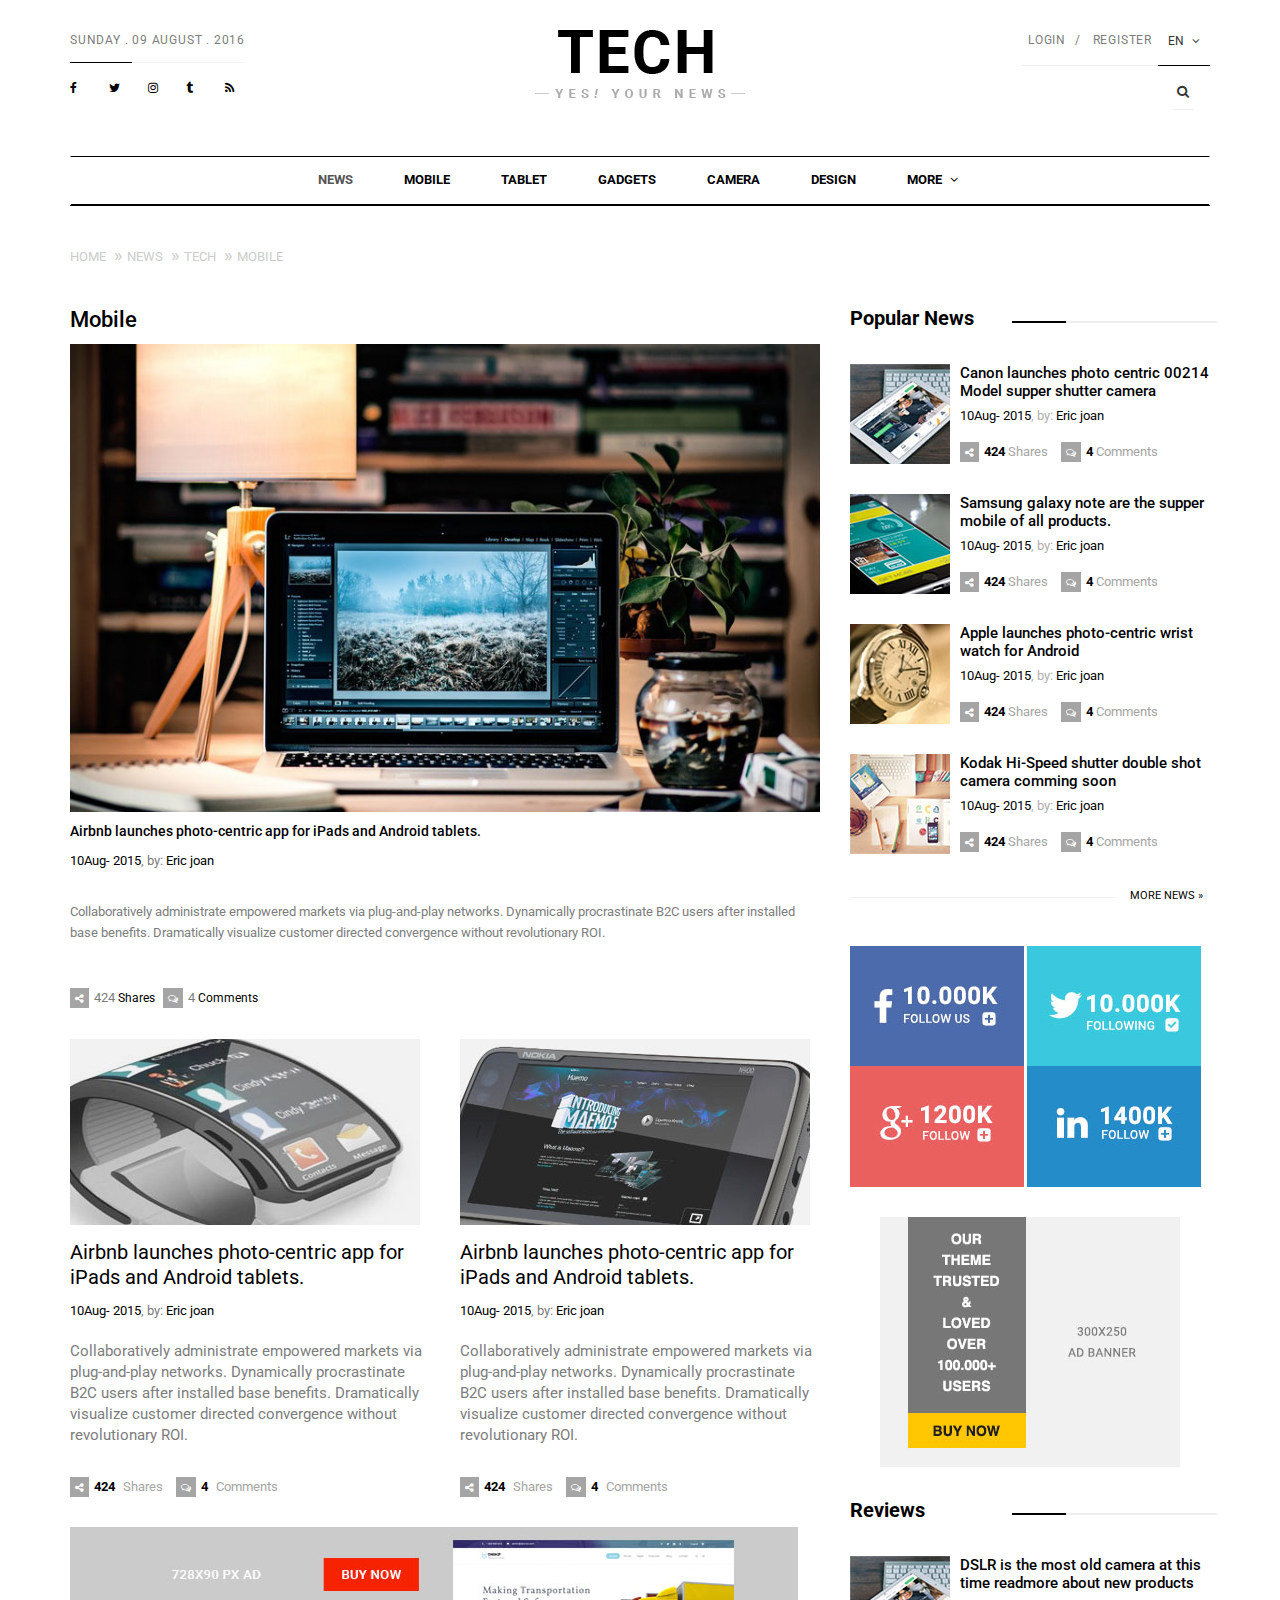
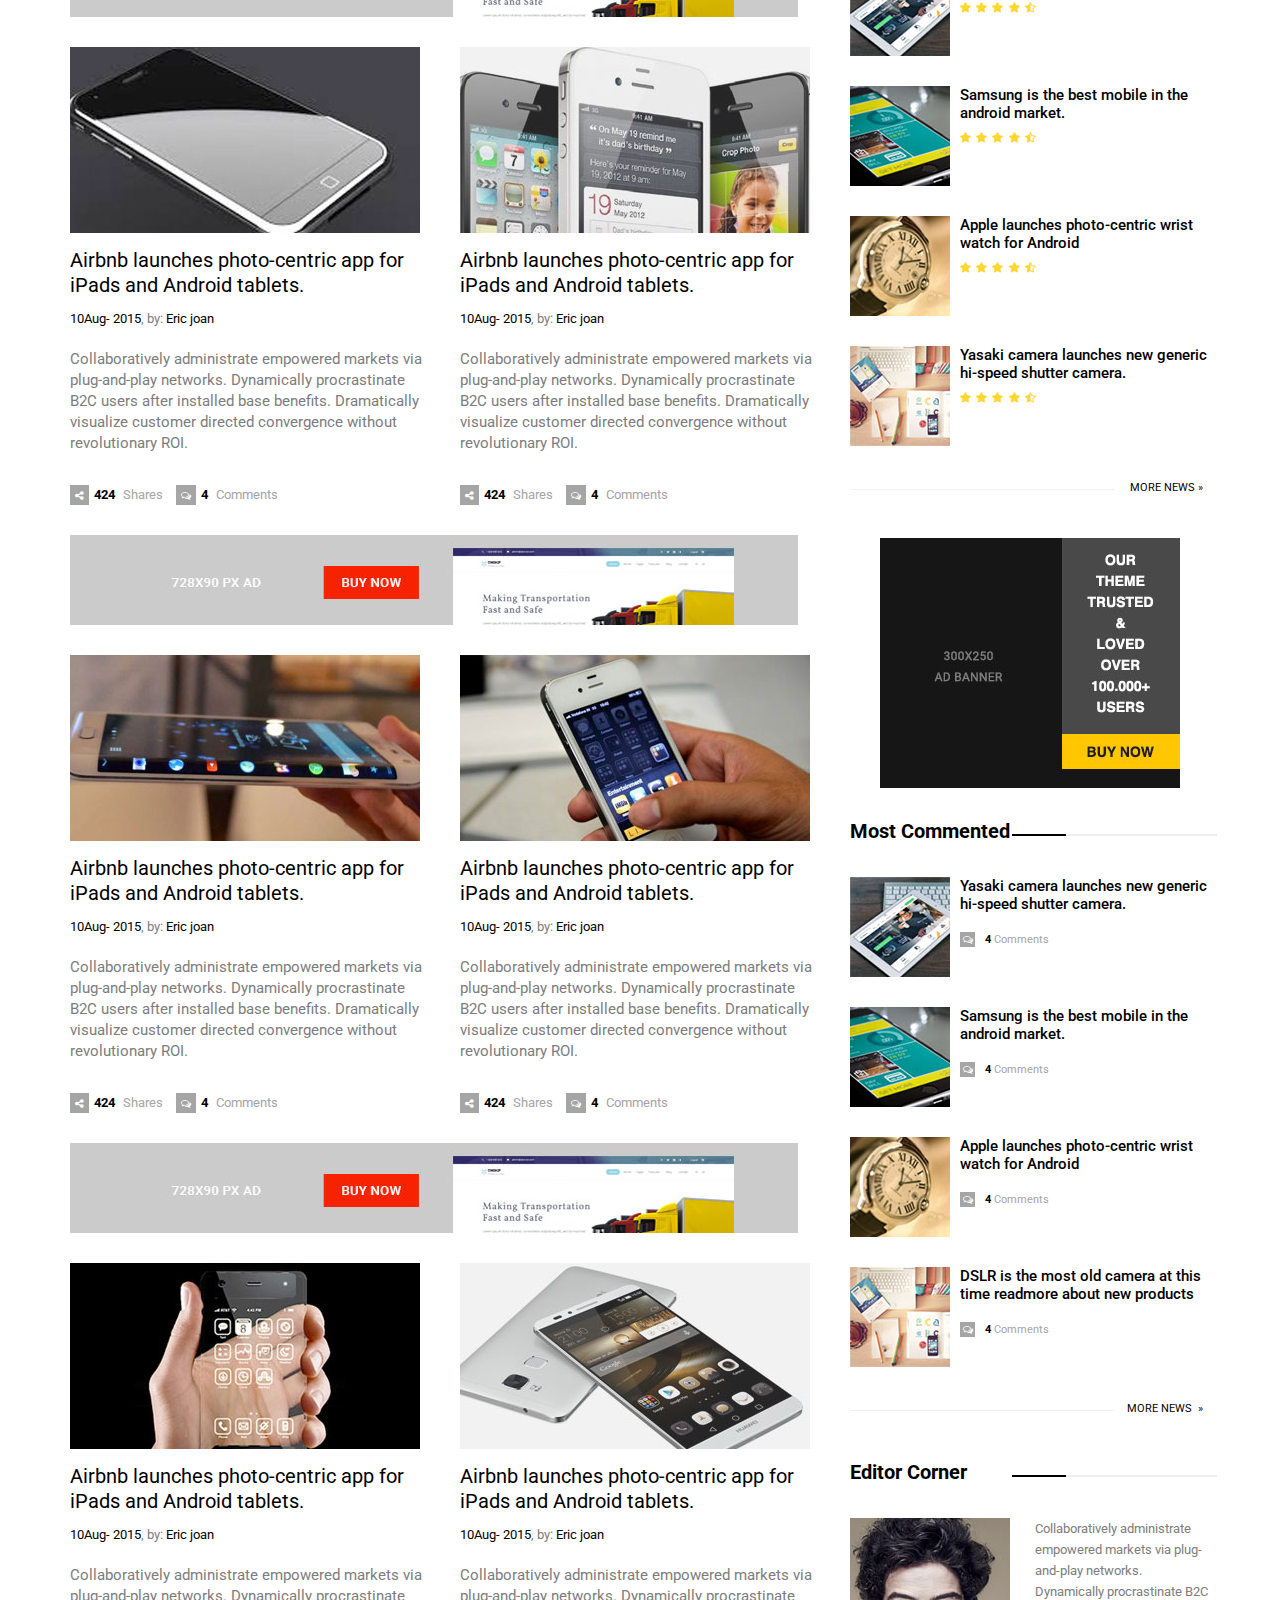
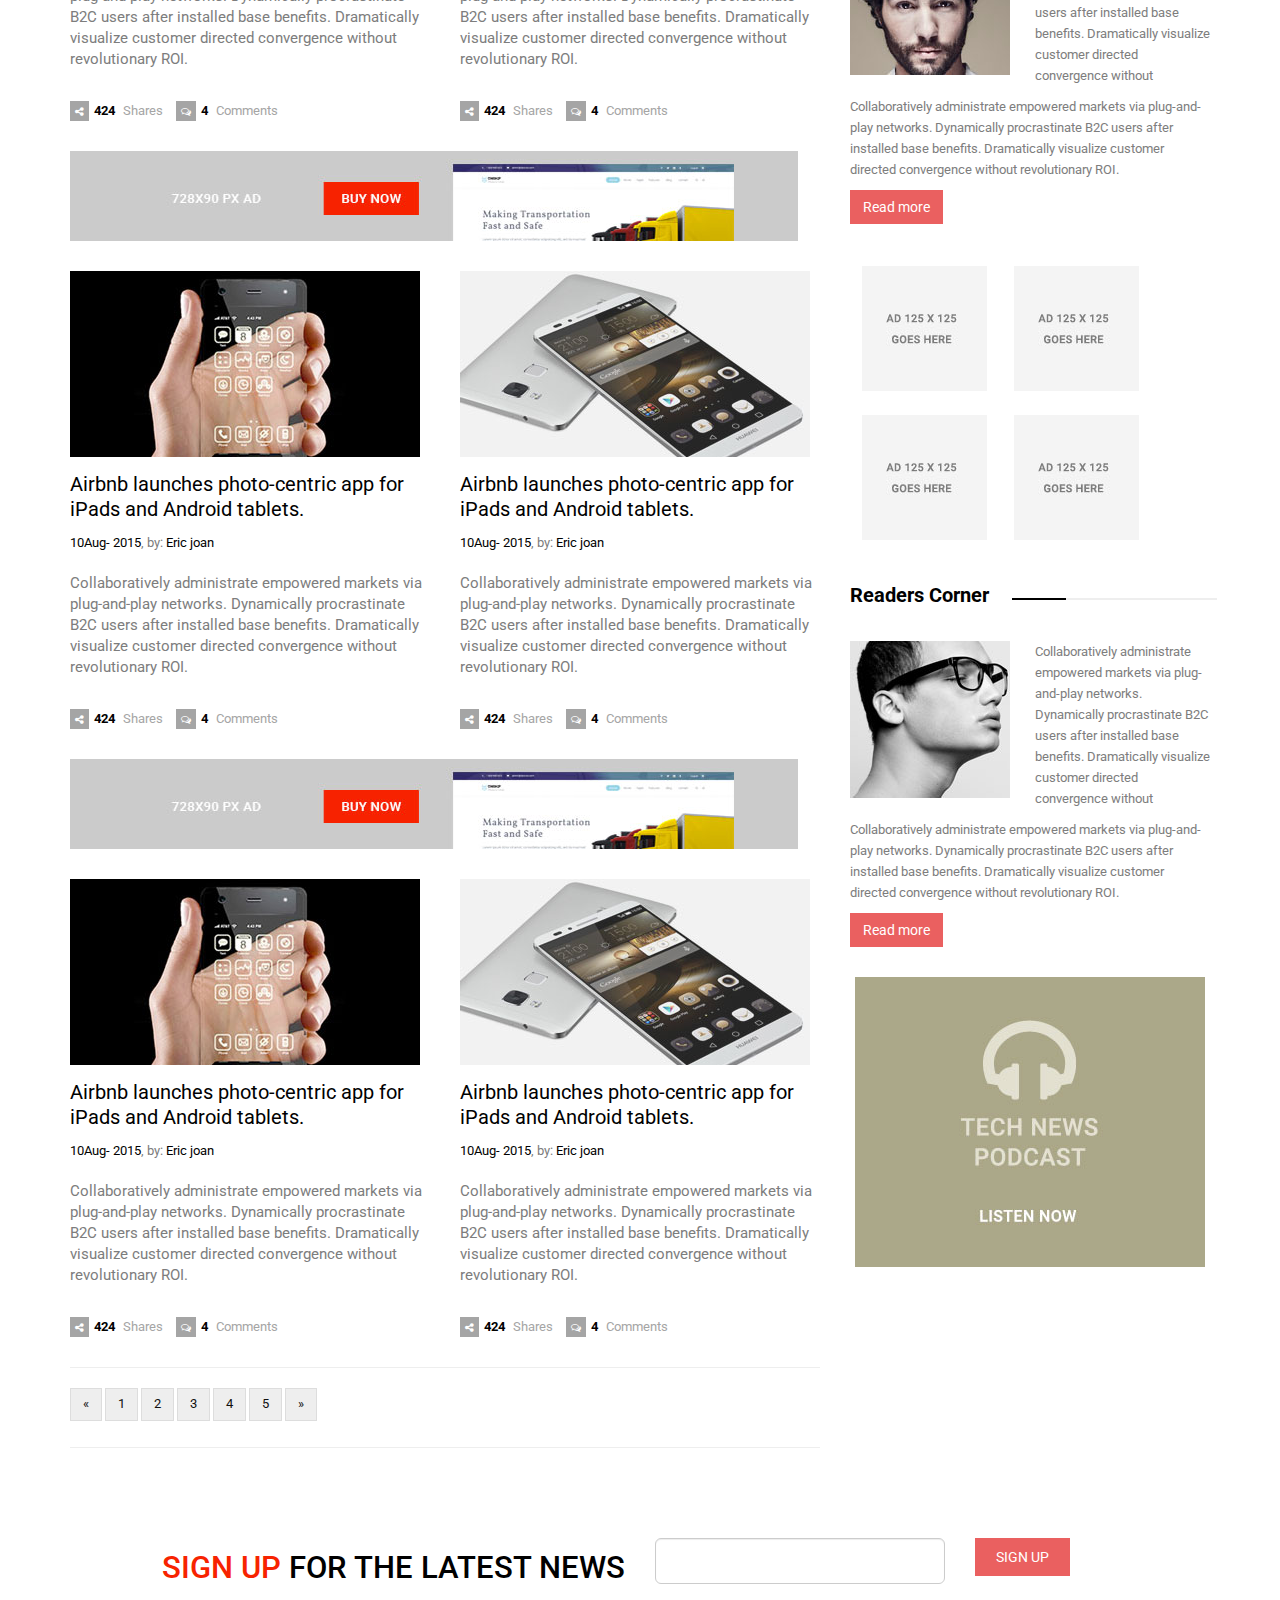
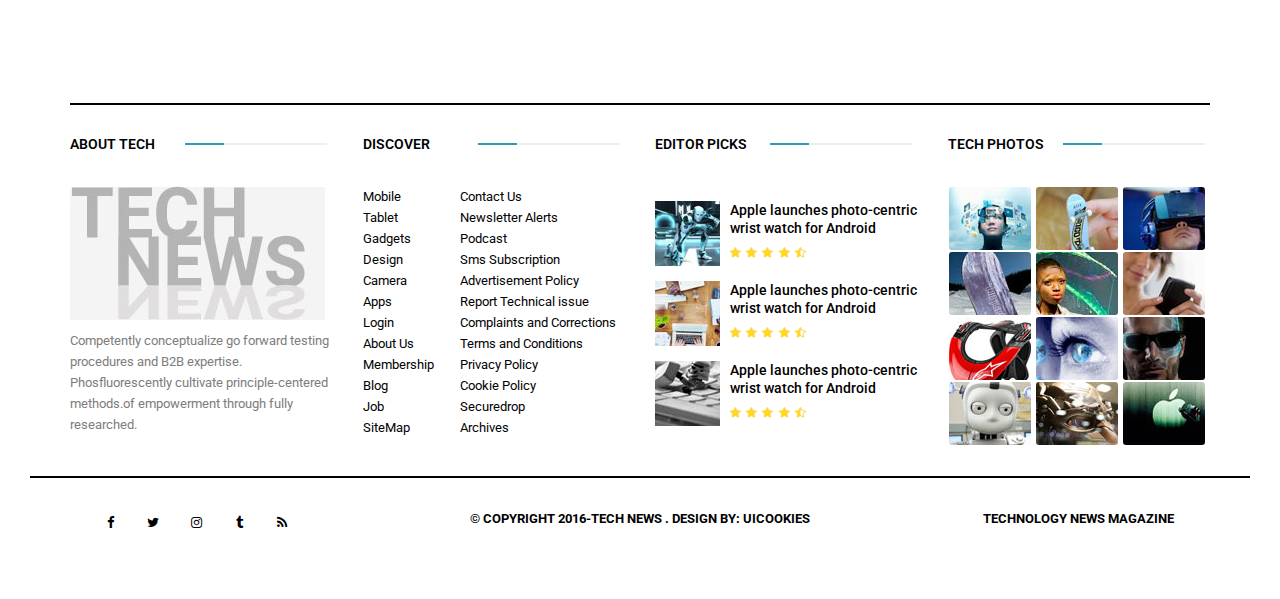
<file: nuestra-era/category.html>
<!DOCTYPE html>
<html>
<head>
    <meta charset="utf-8">
    <meta http-equiv="X-UA-Compatible" content="IE=edge">
    <meta name="viewport" content="width=device-width, initial-scale=1">
    <title>TechNews - HTML and CSS Template</title>

    <!-- favicon -->
    <link href="assets/img/favicon.png" rel=icon>

    <!-- web-fonts -->
    <link href='https://fonts.googleapis.com/css?family=Roboto:100,300,400,700,500' rel='stylesheet' type='text/css'>

    <!-- Bootstrap -->
    <link href="assets/css/bootstrap.min.css" rel="stylesheet">

    <!-- font-awesome -->
    <link href="assets/fonts/font-awesome/font-awesome.min.css" rel="stylesheet">
    <!-- Mobile Menu Style -->
    <link href="assets/css/mobile-menu.css" rel="stylesheet">

    <!-- Owl carousel -->
    <link href="assets/css/owl.carousel.css" rel="stylesheet">
    <link href="assets/css/owl.theme.default.min.css" rel="stylesheet">
    <!-- Theme Style -->
    <link href="assets/css/style.css" rel="stylesheet">

    <!-- HTML5 shim and Respond.js for IE8 support of HTML5 elements and media queries -->
    <!-- WARNING: Respond.js doesn't work if you view the page via file:// -->
    <!--[if lt IE 9]>
    <script src="https://oss.maxcdn.com/html5shiv/3.7.2/html5shiv.min.js"></script>
    <script src="https://oss.maxcdn.com/respond/1.4.2/respond.min.js"></script>
    <![endif]-->
</head>

<body id="page-top" data-spy="scroll" data-target=".navbar">
<div id="main-wrapper">
<!-- Page Preloader -->
<div id="preloader">
    <div id="status">
        <div class="status-mes"></div>
    </div>
</div>
<!-- preloader -->

<div class="uc-mobile-menu-pusher">
<div class="content-wrapper">
<section id="header_section_wrapper" class="header_section_wrapper">
    <div class="container">
        <div class="header-section">
            <div class="row">
                <div class="col-md-4">
                    <div class="left_section">
                                            <span class="date">
                                                Sunday .
                                            </span>
                        <!-- Date -->
                                            <span class="time">
                                                09 August . 2016
                                            </span>
                        <!-- Time -->
                        <div class="social">
                            <a class="icons-sm fb-ic"><i class="fa fa-facebook"></i></a>
                            <!--Twitter-->
                            <a class="icons-sm tw-ic"><i class="fa fa-twitter"></i></a>
                            <!--Google +-->
                            <a class="icons-sm inst-ic"><i class="fa fa-instagram"> </i></a>
                            <!--Linkedin-->
                            <a class="icons-sm tmb-ic"><i class="fa fa-tumblr"> </i></a>
                            <!--Pinterest-->
                            <a class="icons-sm rss-ic"><i class="fa fa-rss"> </i></a>
                        </div>
                        <!-- Top Social Section -->
                    </div>
                    <!-- Left Header Section -->
                </div>
                <div class="col-md-4">
                    <div class="logo">
                        <a href="index.html"><img src="assets/img/logo.png" alt="Tech NewsLogo"></a>
                    </div>
                    <!-- Logo Section -->
                </div>
                <div class="col-md-4">
                    <div class="right_section">
                        <ul class="nav navbar-nav">
                            <li><a href="#">Login</a></li>
                            <li><a href="#">Register</a></li>
                            <li class="dropdown lang">
                                <button class="btn btn-default dropdown-toggle" type="button" id="dropdownMenu1"
                                        data-toggle="dropdown" aria-haspopup="true" aria-expanded="true">En <i
                                        class="fa fa-angle-down"></i></button>
                                <ul class="dropdown-menu" aria-labelledby="dropdownMenu1">
                                    <li><a href="#">Bn</a></li>
                                </ul>
                            </li>
                        </ul>
                        <!-- Language Section -->

                        <ul class="nav-cta hidden-xs">
                            <li class="dropdown"><a href="#" data-toggle="dropdown" class="dropdown-toggle"><i
                                    class="fa fa-search"></i></a>
                                <ul class="dropdown-menu">
                                    <li>
                                        <div class="head-search">
                                            <form role="form">
                                                <!-- Input Group -->
                                                <div class="input-group">
                                                    <input type="text" class="form-control"
                                                           placeholder="Type Something"> <span class="input-group-btn">
                                                                            <button type="submit"
                                                                                    class="btn btn-primary">Search
                                                                            </button>
                                                                        </span></div>
                                            </form>
                                        </div>
                                    </li>
                                </ul>
                            </li>
                        </ul>
                        <!-- Search Section -->
                    </div>
                    <!-- Right Header Section -->
                </div>
            </div>
        </div>
        <!-- Header Section -->

        <div class="navigation-section">
            <nav class="navbar m-menu navbar-default">
                <div class="container">
                    <!-- Brand and toggle get grouped for better mobile display -->
                    <div class="navbar-header">
                        <button type="button" class="navbar-toggle collapsed" data-toggle="collapse"
                                data-target="#navbar-collapse-1"><span class="sr-only">Toggle navigation</span> <span
                                class="icon-bar"></span> <span class="icon-bar"></span> <span class="icon-bar"></span>
                        </button>
                    </div>
                    <!-- Collect the nav links, forms, and other content for toggling -->
                    <div class="collapse navbar-collapse" id="#navbar-collapse-1">
                        <ul class="nav navbar-nav main-nav">
                            <li class="active"><a href="index.html">News</a></li>
                            <li><a href="category.html">Mobile</a></li>
                            <li><a href="blog.html">Tablet</a></li>
                            <li><a href="blog.html">Gadgets</a></li>
                            <li><a href="blog.html">Camera</a></li>
                            <li><a href="blog.html">Design</a></li>
                            <li class="dropdown m-menu-fw"><a href="#" data-toggle="dropdown" class="dropdown-toggle">More
                                <span><i class="fa fa-angle-down"></i></span></a>
                                <ul class="dropdown-menu">
                                    <li>
                                        <div class="m-menu-content">
                                            <ul class="col-sm-3">
                                                <li class="dropdown-header">Widget Haeder</li>
                                                <li><a href="#">Awesome Features</a></li>
                                                <li><a href="#">Clean Interface</a></li>
                                                <li><a href="#">Available Possibilities</a></li>
                                                <li><a href="#">Responsive Design</a></li>
                                                <li><a href="#">Pixel Perfect Graphics</a></li>
                                            </ul>
                                            <ul class="col-sm-3">
                                                <li class="dropdown-header">Widget Haeder</li>
                                                <li><a href="#">Awesome Features</a></li>
                                                <li><a href="#">Clean Interface</a></li>
                                                <li><a href="#">Available Possibilities</a></li>
                                                <li><a href="#">Responsive Design</a></li>
                                                <li><a href="#">Pixel Perfect Graphics</a></li>
                                            </ul>
                                            <ul class="col-sm-3">
                                                <li class="dropdown-header">Widget Haeder</li>
                                                <li><a href="#">Awesome Features</a></li>
                                                <li><a href="#">Clean Interface</a></li>
                                                <li><a href="#">Available Possibilities</a></li>
                                                <li><a href="#">Responsive Design</a></li>
                                                <li><a href="#">Pixel Perfect Graphics</a></li>
                                            </ul>
                                            <ul class="col-sm-3">
                                                <li class="dropdown-header">Widget Haeder</li>
                                                <li><a href="#">Awesome Features</a></li>
                                                <li><a href="#">Clean Interface</a></li>
                                                <li><a href="#">Available Possibilities</a></li>
                                                <li><a href="#">Responsive Design</a></li>
                                                <li><a href="#">Pixel Perfect Graphics</a></li>
                                            </ul>
                                        </div>
                                    </li>
                                </ul>
                            </li>
                        </ul>
                    </div>
                    <!-- .navbar-collapse -->
                </div>
                <!-- .container -->
            </nav>
            <!-- .nav -->
        </div>
        <!-- .navigation-section -->
    </div>
    <!-- .container -->
</section>
<!-- header_section_wrapper -->

<section class="breadcrumb_section">
    <div class="container">
        <div class="row">
            <ol class="breadcrumb">
                <li><a href="#">Home</a></li>
                <li><a href="#">News</a></li>
                <li><a href="#">Tech</a></li>
                <li class="active"><a href="#">Mobile</a></li>
            </ol>
        </div>
    </div>
</section>

<div class="container">
<div class="row">
<div class="col-md-8">
<div class="entity_wrapper">
    <div class="entity_title header_purple">
        <h1><a href="category.html" target="_blank">Mobile</a></h1>
    </div>
    <!-- entity_title -->

    <div class="entity_thumb">
        <img class="img-responsive" src="assets/img/category_img_top.jpg" alt="feature-top">
    </div>
    <!-- entity_thumb -->

    <div class="entity_title">
        <a href="single.html" target="_blank"><h3> Airbnb launches photo-centric app for iPads and Android
            tablets. </h3></a>
    </div>
    <!-- entity_title -->

    <div class="entity_meta">
        <a href="#">10Aug- 2015</a>, by: <a href="#">Eric joan</a>
    </div>
    <!-- entity_meta -->

    <div class="entity_content">
        Collaboratively administrate empowered markets via plug-and-play networks. Dynamically procrastinate B2C users
        after installed base benefits. Dramatically visualize customer directed convergence without revolutionary ROI.
    </div>
    <!-- entity_content -->

    <div class="entity_social">
        <span><i class="fa fa-share-alt"></i>424 <a href="#">Shares</a> </span>
        <span><i class="fa fa-comments-o"></i>4 <a href="#">Comments</a> </span>
    </div>
    <!-- entity_social -->

</div>
<!-- entity_wrapper -->

<div class="row">
    <div class="col-md-6">
        <div class="category_article_body">
            <div class="top_article_img">
                <img class="img-fluid" src="assets/img/category_img1.jpg" alt="feature-top">
            </div>
            <!-- top_article_img -->

            <div class="category_article_title">
                <h5><a href="single.html" target="_blank">Airbnb launches photo-centric app for iPads and Android
                    tablets. </a></h5>
            </div>
            <!-- category_article_title -->

            <div class="article_date">
                <a href="#">10Aug- 2015</a>, by: <a href="#">Eric joan</a>
            </div>
            <!-- article_date -->

            <div class="category_article_content">
                Collaboratively administrate empowered markets via plug-and-play networks.
                Dynamically procrastinate B2C users after installed base benefits. Dramatically
                visualize customer directed convergence without revolutionary ROI.
            </div>
            <!-- category_article_content -->

            <div class="article_social">
                <span><a href="#"><i class="fa fa-share-alt"></i>424 </a> Shares</span>
                <span><i class="fa fa-comments-o"></i><a href="#">4</a> Comments</span>
            </div>
            <!-- article_social -->

        </div>
        <!-- category_article_body -->

    </div>
    <!-- col-md-6 -->

    <div class="col-md-6">
        <div class="category_article_body">
            <div class="top_article_img">
                <img class="img-responsive" src="assets/img/category_img2.jpg" alt="feature-top">
            </div>
            <!-- top_article_img -->

            <div class="category_article_title">
                <h5><a href="single.html" target="_blank">Airbnb launches photo-centric app for iPads and Android
                    tablets. </a></h5>
            </div>
            <!-- category_article_title -->

            <div class="article_date">
                <a href="#">10Aug- 2015</a>, by: <a href="#">Eric joan</a>
            </div>
            <!-- article_date -->

            <div class="category_article_content">
                Collaboratively administrate empowered markets via plug-and-play networks.
                Dynamically procrastinate B2C users after installed base benefits. Dramatically
                visualize customer directed convergence without revolutionary ROI.
            </div>
            <!-- category_article_content -->

            <div class="article_social">
                <span><a href="#"><i class="fa fa-share-alt"></i>424 </a> Shares</span>
                <span><i class="fa fa-comments-o"></i><a href="#">4</a> Comments</span>
            </div>
            <!-- article_social -->

        </div>
        <!-- category_article_body -->

    </div>
    <!-- col-md-6 -->

</div>
<!-- row -->

<div class="widget_advertisement">
    <img class="img-responsive" src="assets/img/category_advertisement.jpg" alt="feature-top">
</div>
<!-- widget_advertisement -->

<div class="row">
    <div class="col-md-6">
        <div class="category_article_body">
            <div class="top_article_img">
                <img class="img-responsive" src="assets/img/category_img3.jpg" alt="feature-top">
            </div>
            <!-- row -->

            <div class="category_article_title">
                <h5><a href="single.html" target="_blank">Airbnb launches photo-centric app for iPads and Android
                    tablets. </a></h5>
            </div>
            <!-- row -->

            <div class="article_date">
                <a href="#">10Aug- 2015</a>, by: <a href="#">Eric joan</a>
            </div>
            <!-- row -->

            <div class="category_article_content">
                Collaboratively administrate empowered markets via plug-and-play networks.
                Dynamically procrastinate B2C users after installed base benefits. Dramatically
                visualize customer directed convergence without revolutionary ROI.
            </div>
            <!-- row -->

            <div class="article_social">
                <span><a href="#"><i class="fa fa-share-alt"></i>424 </a> Shares</span>
                <span><i class="fa fa-comments-o"></i><a href="#">4</a> Comments</span>
            </div>
            <!-- row -->

        </div>
        <!-- row -->

    </div>
    <!-- row -->

    <div class="col-md-6">
        <div class="category_article_body">
            <div class="top_article_img">
                <img class="img-responsive" src="assets/img/category_img4.jpg" alt="feature-top">
            </div>
            <!-- top_article_img -->

            <div class="category_article_title">
                <h5><a href="single.html" target="_blank">Airbnb launches photo-centric app for iPads and Android
                    tablets. </a></h5>
            </div>
            <!-- category_article_title -->

            <div class="article_date">
                <a href="#">10Aug- 2015</a>, by: <a href="#">Eric joan</a>
            </div>
            <!-- article_date -->

            <div class="category_article_content">
                Collaboratively administrate empowered markets via plug-and-play networks.
                Dynamically procrastinate B2C users after installed base benefits. Dramatically
                visualize customer directed convergence without revolutionary ROI.
            </div>
            <!-- category_article_content -->

            <div class="article_social">
                <span><a href="#"><i class="fa fa-share-alt"></i>424 </a> Shares</span>
                <span><i class="fa fa-comments-o"></i><a href="#">4</a> Comments</span>
            </div>
            <!-- article_social -->

        </div>
        <!-- category_article_body -->

    </div>
    <!-- col-md-6 -->

</div>
<!-- row -->

<div class="widget_advertisement">
    <img class="img-responsive" src="assets/img/category_advertisement.jpg" alt="feature-top">
</div>
<!-- col-md-6 -->

<div class="row">
    <div class="col-md-6">
        <div class="category_article_body">
            <div class="top_article_img">
                <img class="img-responsive" src="assets/img/category_img5.jpg" alt="feature-top">
            </div>
            <!-- top_article_img -->

            <div class="category_article_title">
                <h5><a href="single.html" target="_blank">Airbnb launches photo-centric app for iPads and Android
                    tablets. </a></h5>
            </div>
            <!-- category_article_title -->

            <div class="article_date">
                <a href="#">10Aug- 2015</a>, by: <a href="#">Eric joan</a>
            </div>
            <!-- article_date -->

            <div class="category_article_content">
                Collaboratively administrate empowered markets via plug-and-play networks.
                Dynamically procrastinate B2C users after installed base benefits. Dramatically
                visualize customer directed convergence without revolutionary ROI.
            </div>
            <!-- category_article_content -->

            <div class="article_social">
                <span><a href="#"><i class="fa fa-share-alt"></i>424 </a> Shares</span>
                <span><i class="fa fa-comments-o"></i><a href="#">4</a> Comments</span>
            </div>
            <!-- article_social -->

        </div>
        <!-- category_article_body -->

    </div>
    <!-- col-md-6 -->

    <div class="col-md-6">
        <div class="category_article_body">
            <div class="top_article_img">
                <img class="img-responsive" src="assets/img/category_img6.jpg" alt="feature-top">
            </div>
            <!-- top_article_img -->

            <div class="category_article_title">
                <h5><a href="single.html" target="_blank">Airbnb launches photo-centric app for iPads and Android
                    tablets. </a></h5>
            </div>
            <!-- category_article_title -->

            <div class="article_date">
                <a href="#">10Aug- 2015</a>, by: <a href="#">Eric joan</a>
            </div>
            <!-- article_date -->

            <div class="category_article_content">
                Collaboratively administrate empowered markets via plug-and-play networks.
                Dynamically procrastinate B2C users after installed base benefits. Dramatically
                visualize customer directed convergence without revolutionary ROI.
            </div>
            <!-- category_article_content -->

            <div class="article_social">
                <span><a href="#"><i class="fa fa-share-alt"></i>424 </a> Shares</span>
                <span><i class="fa fa-comments-o"></i><a href="#">4</a> Comments</span>
            </div>
            <!-- article_social -->

        </div>
        <!-- category_article_body -->

    </div>
    <!-- col-md-6 -->

</div>
<!-- row -->

<div class="widget_advertisement">
    <img class="img-responsive" src="assets/img/category_advertisement.jpg" alt="feature-top">
</div>
<!-- col-md-6 -->

<div class="row">
    <div class="col-md-6">
        <div class="category_article_body">
            <div class="top_article_img">
                <img class="img-responsive" src="assets/img/category_img7.jpg" alt="feature-top">
            </div>
            <!-- top_article_img -->

            <div class="category_article_title">
                <h5><a href="single.html" target="_blank">Airbnb launches photo-centric app for iPads and Android
                    tablets. </a></h5>
            </div>
            <!-- top_article_img -->

            <div class="article_date">
                <a href="#">10Aug- 2015</a>, by: <a href="#">Eric joan</a>
            </div>
            <!-- top_article_img -->

            <div class="category_article_content">
                Collaboratively administrate empowered markets via plug-and-play networks.
                Dynamically procrastinate B2C users after installed base benefits. Dramatically
                visualize customer directed convergence without revolutionary ROI.
            </div>
            <!-- top_article_img -->

            <div class="article_social">
                <span><a href="#"><i class="fa fa-share-alt"></i>424 </a> Shares</span>
                <span><i class="fa fa-comments-o"></i><a href="#">4</a> Comments</span>
            </div>
            <!-- top_article_img -->

        </div>
        <!-- top_article_img -->

    </div>
    <!-- top_article_img -->

    <div class="col-md-6">
        <div class="category_article_body">
            <div class="top_article_img">
                <img class="img-responsive" src="assets/img/category_img8.jpg" alt="feature-top">
            </div>
            <!-- top_article_img -->

            <div class="category_article_title">
                <h5><a href="single.html" target="_blank">Airbnb launches photo-centric app for iPads and Android
                    tablets. </a></h5>
            </div>
            <!-- category_article_title -->

            <div class="article_date">
                <a href="#">10Aug- 2015</a>, by: <a href="#">Eric joan</a>
            </div>
            <!-- article_date -->

            <div class="category_article_content">
                Collaboratively administrate empowered markets via plug-and-play networks.
                Dynamically procrastinate B2C users after installed base benefits. Dramatically
                visualize customer directed convergence without revolutionary ROI.
            </div>
            <!-- category_article_content -->

            <div class="article_social">
                <span><a href="#"><i class="fa fa-share-alt"></i>424 </a> Shares</span>
                <span><i class="fa fa-comments-o"></i><a href="#">4</a> Comments</span>
            </div>
            <!-- article_social -->

        </div>
        <!-- category_article_body -->

    </div>
    <!-- col-md-6 -->

</div>
<!-- row -->

<div class="widget_advertisement">
    <img class="img-responsive" src="assets/img/category_advertisement.jpg" alt="feature-top">
</div>
<!-- col-md-6 -->

<div class="row">
    <div class="col-md-6">
        <div class="category_article_body">
            <div class="top_article_img">
                <img class="img-responsive" src="assets/img/category_img7.jpg" alt="feature-top">
            </div>
            <!-- top_article_img -->

            <div class="category_article_title">
                <h5><a href="single.html" target="_blank">Airbnb launches photo-centric app for iPads and Android
                    tablets. </a></h5>
            </div>
            <!-- top_article_img -->

            <div class="article_date">
                <a href="#">10Aug- 2015</a>, by: <a href="#">Eric joan</a>
            </div>
            <!-- top_article_img -->

            <div class="category_article_content">
                Collaboratively administrate empowered markets via plug-and-play networks.
                Dynamically procrastinate B2C users after installed base benefits. Dramatically
                visualize customer directed convergence without revolutionary ROI.
            </div>
            <!-- top_article_img -->

            <div class="article_social">
                <span><a href="#"><i class="fa fa-share-alt"></i>424 </a> Shares</span>
                <span><i class="fa fa-comments-o"></i><a href="#">4</a> Comments</span>
            </div>
            <!-- top_article_img -->

        </div>
        <!-- top_article_img -->

    </div>
    <!-- top_article_img -->

    <div class="col-md-6">
        <div class="category_article_body">
            <div class="top_article_img">
                <img class="img-responsive" src="assets/img/category_img8.jpg" alt="feature-top">
            </div>
            <!-- top_article_img -->

            <div class="category_article_title">
                <h5><a href="single.html" target="_blank">Airbnb launches photo-centric app for iPads and Android
                    tablets. </a></h5>
            </div>
            <!-- category_article_title -->

            <div class="article_date">
                <a href="#">10Aug- 2015</a>, by: <a href="#">Eric joan</a>
            </div>
            <!-- article_date -->

            <div class="category_article_content">
                Collaboratively administrate empowered markets via plug-and-play networks.
                Dynamically procrastinate B2C users after installed base benefits. Dramatically
                visualize customer directed convergence without revolutionary ROI.
            </div>
            <!-- category_article_content -->

            <div class="article_social">
                <span><a href="#"><i class="fa fa-share-alt"></i>424 </a> Shares</span>
                <span><i class="fa fa-comments-o"></i><a href="#">4</a> Comments</span>
            </div>
            <!-- article_social -->

        </div>
        <!-- category_article_body -->

    </div>
    <!-- col-md-6 -->

</div>
<!-- row -->

<div class="widget_advertisement">
    <img class="img-responsive" src="assets/img/category_advertisement.jpg" alt="feature-top">
</div>
<!-- col-md-6 -->

<div class="row">
    <div class="col-md-6">
        <div class="category_article_body">
            <div class="top_article_img">
                <img class="img-responsive" src="assets/img/category_img7.jpg" alt="feature-top">
            </div>
            <!-- top_article_img -->

            <div class="category_article_title">
                <h5><a href="single.html" target="_blank">Airbnb launches photo-centric app for iPads and Android
                    tablets. </a></h5>
            </div>
            <!-- top_article_img -->

            <div class="article_date">
                <a href="#">10Aug- 2015</a>, by: <a href="#">Eric joan</a>
            </div>
            <!-- top_article_img -->

            <div class="category_article_content">
                Collaboratively administrate empowered markets via plug-and-play networks.
                Dynamically procrastinate B2C users after installed base benefits. Dramatically
                visualize customer directed convergence without revolutionary ROI.
            </div>
            <!-- top_article_img -->

            <div class="article_social">
                <span><a href="#"><i class="fa fa-share-alt"></i>424 </a> Shares</span>
                <span><i class="fa fa-comments-o"></i><a href="#">4</a> Comments</span>
            </div>
            <!-- top_article_img -->

        </div>
        <!-- top_article_img -->

    </div>
    <!-- top_article_img -->

    <div class="col-md-6">
        <div class="category_article_body">
            <div class="top_article_img">
                <img class="img-responsive" src="assets/img/category_img8.jpg" alt="feature-top">
            </div>
            <!-- top_article_img -->

            <div class="category_article_title">
                <h5><a href="single.html" target="_blank">Airbnb launches photo-centric app for iPads and Android
                    tablets. </a></h5>
            </div>
            <!-- category_article_title -->

            <div class="article_date">
                <a href="#">10Aug- 2015</a>, by: <a href="#">Eric joan</a>
            </div>
            <!-- article_date -->

            <div class="category_article_content">
                Collaboratively administrate empowered markets via plug-and-play networks.
                Dynamically procrastinate B2C users after installed base benefits. Dramatically
                visualize customer directed convergence without revolutionary ROI.
            </div>
            <!-- category_article_content -->

            <div class="article_social">
                <span><a href="#"><i class="fa fa-share-alt"></i>424 </a> Shares</span>
                <span><i class="fa fa-comments-o"></i><a href="#">4</a> Comments</span>
            </div>
            <!-- article_social -->

        </div>
        <!-- category_article_body -->

    </div>
    <!-- col-md-6 -->

</div>
<!-- row -->

<nav aria-label="Page navigation" class="pagination_section">
    <ul class="pagination">
        <li>
            <a href="#" aria-label="Previous"> <span aria-hidden="true">&laquo;</span> </a>
        </li>
        <li><a href="#">1</a></li>
        <li><a href="#">2</a></li>
        <li><a href="#">3</a></li>
        <li><a href="#">4</a></li>
        <li><a href="#">5</a></li>
        <li>
            <a href="#" aria-label="Next" class="active"> <span aria-hidden="true">&raquo;</span> </a>
        </li>
    </ul>
</nav>
<!-- navigation -->

</div>
<!-- col-md-8 -->

<div class="col-md-4">
<div class="widget">
    <div class="widget_title widget_black">
        <h2><a href="#">Popular News</a></h2>
    </div>
    <div class="media">
        <div class="media-left">
            <a href="#"><img class="media-object" src="assets/img/pop_right1.jpg" alt="Generic placeholder image"></a>
        </div>
        <div class="media-body">
            <h3 class="media-heading">
                <a href="single.html" target="_blank">Canon launches photo centric 00214 Model supper shutter camera</a>
            </h3> <span class="media-date"><a href="#">10Aug- 2015</a>,  by: <a href="#">Eric joan</a></span>

            <div class="widget_article_social">
                <span>
                    <a href="single.html" target="_blank"> <i class="fa fa-share-alt"></i>424</a> Shares
                </span> 
                <span>
                    <a href="single.html" target="_blank"><i class="fa fa-comments-o"></i>4</a> Comments
                </span>
            </div>
        </div>
    </div>
    <div class="media">
        <div class="media-left">
            <a href="#"><img class="media-object" src="assets/img/pop_right2.jpg" alt="Generic placeholder image"></a>
        </div>
        <div class="media-body">
            <h3 class="media-heading">
                <a href="single.html" target="_blank">Samsung galaxy note are the supper mobile of all products.</a>
            </h3>
            <span class="media-date"><a href="#">10Aug- 2015</a>,  by: <a href="#">Eric joan</a></span>

            <div class="widget_article_social">
                <span>
                    <a href="single.html" target="_blank"> <i class="fa fa-share-alt"></i>424</a> Shares
                </span> 
                <span>
                    <a href="single.html" target="_blank"><i class="fa fa-comments-o"></i>4</a> Comments
                </span>
            </div>
        </div>
    </div>
    <div class="media">
        <div class="media-left">
            <a href="#"><img class="media-object" src="assets/img/pop_right3.jpg" alt="Generic placeholder image"></a>
        </div>
        <div class="media-body">
            <h3 class="media-heading">
                <a href="single.html" target="_blank">Apple launches photo-centric wrist watch for Android</a>
            </h3>
            <span class="media-date"><a href="#">10Aug- 2015</a>,  by: <a href="#">Eric joan</a></span>

            <div class="widget_article_social">
                <span>
                    <a href="single.html" target="_blank"> <i class="fa fa-share-alt"></i>424</a> Shares
                </span> 
                <span>
                    <a href="single.html" target="_blank"><i class="fa fa-comments-o"></i>4</a> Comments
                </span>
            </div>
        </div>
    </div>
    <div class="media">
        <div class="media-left">
            <a href="#"><img class="media-object" src="assets/img/pop_right4.jpg" alt="Generic placeholder image"></a>
        </div>
        <div class="media-body">
            <h3 class="media-heading">
                <a href="single.html" target="_blank">Kodak Hi-Speed shutter double shot camera comming soon</a>
            </h3>
            <span class="media-date"><a href="#">10Aug- 2015</a>,  by: <a href="#">Eric joan</a></span>

            <div class="widget_article_social">
                <span>
                    <a href="single.html" target="_blank"><i class="fa fa-share-alt"></i>424</a> Shares
                </span> 
                <span>
                    <a href="single.html" target="_blank"><i class="fa fa-comments-o"></i>4</a> Comments
                </span>
            </div>
        </div>
    </div>
    <p class="widget_divider"><a href="#" target="_blank">More News&nbsp;&raquo;</a></p>
</div>
<!-- Popular News -->

<div class="widget hidden-xs m30">
    <img class="img-responsive adv_img" src="assets/img/right_add1.jpg" alt="add_one">
    <img class="img-responsive adv_img" src="assets/img/right_add2.jpg" alt="add_one">
    <img class="img-responsive adv_img" src="assets/img/right_add3.jpg" alt="add_one">
    <img class="img-responsive adv_img" src="assets/img/right_add4.jpg" alt="add_one">
</div>
<!-- Advertisement -->

<div class="widget hidden-xs m30">
    <img class="img-responsive widget_img" src="assets/img/right_add5.jpg" alt="add_one">
</div>
<!-- Advertisement -->

<div class="widget reviews m30">
    <div class="widget_title widget_black">
        <h2><a href="#">Reviews</a></h2>
    </div>
    <div class="media">
        <div class="media-left">
            <a href="#"><img class="media-object" src="assets/img/pop_right1.jpg" alt="Generic placeholder image"></a>
        </div>
        <div class="media-body">
            <h3 class="media-heading">
                <a href="single.html" target="_blank">DSLR is the most old camera at this time readmore about new
                    products</a>
            </h3> 
            <span class="rating">
                <i class="fa fa-star"></i>
                <i class="fa fa-star"></i>
                <i class="fa fa-star"></i>
                <i class="fa fa-star"></i>
                <i class="fa fa-star-half-full"></i>
            </span>
        </div>
    </div>
    <div class="media">
        <div class="media-left">
            <a href="#"><img class="media-object" src="assets/img/pop_right2.jpg" alt="Generic placeholder image"></a>
        </div>
        <div class="media-body"><h3 class="media-heading"><a href="single.html" target="_blank">Samsung is the best
            mobile in the android market.</a></h3> <span class="rating">
                <i class="fa fa-star"></i>
                <i class="fa fa-star"></i>
                <i class="fa fa-star"></i>
                <i class="fa fa-star"></i>
                <i class="fa fa-star-half-full"></i>
            </span></div>
    </div>
    <div class="media">
        <div class="media-left">
            <a href="#"><img class="media-object" src="assets/img/pop_right3.jpg" alt="Generic placeholder image"></a>
        </div>
        <div class="media-body">
            <h3 class="media-heading">
                <a href="single.html" target="_blank">Apple launches photo-centric wrist watch for Android</a>
            </h3> 
            <span class="rating">
                <i class="fa fa-star"></i>
                <i class="fa fa-star"></i>
                <i class="fa fa-star"></i>
                <i class="fa fa-star"></i>
                <i class="fa fa-star-half-full"></i>
            </span></div>
    </div>
    <div class="media">
        <div class="media-left">
            <a href="#"><img class="media-object" src="assets/img/pop_right4.jpg" alt="Generic placeholder image"></a>
        </div>
        <div class="media-body">
            <h3 class="media-heading">
                <a href="single.html" target="_blank">Yasaki camera launches new generic hi-speed shutter camera.</a>
            </h3> 
            <span class="rating">
                <i class="fa fa-star"></i>
                <i class="fa fa-star"></i>
                <i class="fa fa-star"></i>
                <i class="fa fa-star"></i>
                <i class="fa fa-star-half-full"></i>
            </span></div>
    </div>
    <p class="widget_divider"><a href="#" target="_blank">More News&nbsp;&raquo;</a></p>
</div>
<!-- Reviews News -->

<div class="widget hidden-xs m30">
    <img class="img-responsive widget_img" src="assets/img/right_add6.jpg" alt="add_one">
</div>
<!-- Advertisement -->

<div class="widget m30">
    <div class="widget_title widget_black">
        <h2><a href="#">Most Commented</a></h2>
    </div>
    <div class="media">
        <div class="media-left">
            <a href="#"><img class="media-object" src="assets/img/pop_right1.jpg" alt="Generic placeholder image"></a>
        </div>
        <div class="media-body">
            <h3 class="media-heading">
                <a href="single.html" target="_blank">Yasaki camera launches new generic hi-speed shutter camera.</a>
            </h3>

            <div class="media_social">
                <span><i class="fa fa-comments-o"></i><a href="#">4</a> Comments</span>
            </div>
        </div>
    </div>
    <div class="media">
        <div class="media-left">
            <a href="#"><img class="media-object" src="assets/img/pop_right2.jpg" alt="Generic placeholder image"></a>
        </div>
        <div class="media-body">
            <h3 class="media-heading">
                <a href="single.html" target="_blank">Samsung is the best mobile in the android market.</a>
            </h3>

            <div class="media_social">
                <span><i class="fa fa-comments-o"></i><a href="#">4</a> Comments</span>
            </div>
        </div>
    </div>
    <div class="media">
        <div class="media-left">
            <a href="#"><img class="media-object" src="assets/img/pop_right3.jpg" alt="Generic placeholder image"></a>
        </div>
        <div class="media-body">
            <h3 class="media-heading">
                <a href="single.html" target="_blank">Apple launches photo-centric wrist watch for Android</a>
            </h3>

            <div class="media_social">
                <span><i class="fa fa-comments-o"></i><a href="#">4</a> Comments</span>
            </div>
        </div>
    </div>
    <div class="media">
        <div class="media-left">
            <a href="#"><img class="media-object" src="assets/img/pop_right4.jpg" alt="Generic placeholder image"></a>
        </div>
        <div class="media-body">
            <h3 class="media-heading">
                <a href="single.html" target="_blank">DSLR is the most old camera at this time readmore about new
                    products</a>
            </h3>

            <div class="media_social">
                <span><i class="fa fa-comments-o"></i><a href="#">4</a> Comments</span>
            </div>
        </div>
    </div>
    <p class="widget_divider"><a href="#" target="_blank">More News&nbsp;&nbsp;&raquo; </a></p>
</div>
<!-- Most Commented News -->

<div class="widget m30">
    <div class="widget_title widget_black">
        <h2><a href="#">Editor Corner</a></h2>
    </div>
    <div class="widget_body"><img class="img-responsive left" src="assets/img/editor.jpg"
                                  alt="Generic placeholder image">

        <p>Collaboratively administrate empowered markets via plug-and-play networks. Dynamically procrastinate B2C
            users after installed base benefits. Dramatically visualize customer directed convergence without</p>

        <p>Collaboratively administrate empowered markets via plug-and-play networks. Dynamically procrastinate B2C
            users after installed base benefits. Dramatically visualize customer directed convergence without
            revolutionary ROI.</p>
        <button class="btn pink">Read more</button>
    </div>
</div>
<!-- Editor News -->

<div class="widget hidden-xs m30">
    <img class="img-responsive add_img" src="assets/img/right_add7.jpg" alt="add_one">
    <img class="img-responsive add_img" src="assets/img/right_add7.jpg" alt="add_one">
    <img class="img-responsive add_img" src="assets/img/right_add7.jpg" alt="add_one">
    <img class="img-responsive add_img" src="assets/img/right_add7.jpg" alt="add_one">
</div>
<!--Advertisement -->

<div class="widget m30">
    <div class="widget_title widget_black">
        <h2><a href="#">Readers Corner</a></h2>
    </div>
    <div class="widget_body"><img class="img-responsive left" src="assets/img/reader.jpg"
                                  alt="Generic placeholder image">

        <p>Collaboratively administrate empowered markets via plug-and-play networks. Dynamically procrastinate B2C
            users after installed base benefits. Dramatically visualize customer directed convergence without</p>

        <p>Collaboratively administrate empowered markets via plug-and-play networks. Dynamically procrastinate B2C
            users after installed base benefits. Dramatically visualize customer directed convergence without
            revolutionary ROI.</p>
        <button class="btn pink">Read more</button>
    </div>
</div>
<!--  Readers Corner News -->

<div class="widget hidden-xs m30">
    <img class="img-responsive widget_img" src="assets/img/podcast.jpg" alt="add_one">
</div>
<!--Advertisement-->
</div>
<!-- col-md-4 -->

</div>
<!-- row -->

</div>
<!-- container -->

<section id="subscribe_section" class="subscribe_section">
    <div class="row">
        <form action="#" method="post" class="form-horizontal">
            <div class="form-group form-group-lg">
                <label class="col-sm-6 control-label" for="formGroupInputLarge">
                    <h1><span class="red-color">Sign up</span> for the latest news</h1>
                </label>

                <div class="col-sm-3">
                    <input type="text" id="subscribe" name="subscribe" class="form-control input-lg">
                </div>
                <div class="col-sm-1">
                    <input type="submit" value="Sign Up" class="btn btn-large pink">
                </div>
                <div class="col-sm-2"></div>
            </div>
        </form>
    </div>
</section>
<!-- Subscriber Section -->

<section id="footer_section" class="footer_section">
    <div class="container">
        <hr class="footer-top">
        <div class="row">
            <div class="col-md-3">
                <div class="footer_widget_title"><h3><a href="category.html" target="_blank">About Tech</a></h3></div>
                <div class="logo footer-logo">
                    <a title="fontanero" href="index.html">
                        <img src="assets/img/tech_about.jpg" alt="technews">
                    </a>

                    <p>Competently conceptualize go forward testing procedures and B2B expertise. Phosfluorescently
                        cultivate principle-centered methods.of empowerment through fully researched.</p>
                </div>
            </div>
            <div class="col-md-3">
                <div class="footer_widget_title">
                    <h3><a href="category.html" target="_blank">Discover</a></h3>
                </div>
                <div class="row">
                    <div class="col-xs-4">
                        <ul class="list-unstyled left">
                            <li><a href="#">Mobile</a></li>
                            <li><a href="#">Tablet</a></li>
                            <li><a href="#">Gadgets</a></li>
                            <li><a href="#">Design</a></li>
                            <li><a href="#">Camera</a></li>
                            <li><a href="#">Apps</a></li>
                            <li><a href="#">Login</a></li>
                            <li><a href="#">About Us</a></li>
                            <li><a href="#">Membership</a></li>
                            <li><a href="#">Blog</a></li>
                            <li><a href="#">Job</a></li>
                            <li><a href="#">SiteMap</a></li>
                        </ul>
                    </div>
                    <div class="col-xs-8">
                        <ul class="list-unstyled">
                            <li><a href="#">Contact Us</a></li>
                            <li><a href="#">Newsletter Alerts</a></li>
                            <li><a href="#">Podcast</a></li>
                            <li><a href="#">Sms Subscription</a></li>
                            <li><a href="#">Advertisement Policy</a></li>
                            <li><a href="#">Report Technical issue</a></li>
                            <li><a href="#">Complaints and Corrections</a></li>
                            <li><a href="#">Terms and Conditions</a></li>
                            <li><a href="#">Privacy Policy</a></li>
                            <li><a href="#">Cookie Policy</a></li>
                            <li><a href="#">Securedrop</a></li>
                            <li><a href="#">Archives</a></li>
                        </ul>
                    </div>
                </div>
            </div>
            <div class="col-md-3">
                <div class="footer_widget_title">
                    <h3><a href="#" target="_blank">Editor Picks</a></h3>
                </div>
                <div class="media">
                    <div class="media-left">
                        <a href="#"><img class="media-object" src="assets/img/editor_pic1.jpg"
                                         alt="Generic placeholder image"></a>
                    </div>
                    <div class="media-body">
                        <h3 class="media-heading">
                            <a href="single.html">Apple launches photo-centric wrist watch for Android</a>
                        </h3> 
                        <span class="rating">
                            <i class="fa fa-star"></i> 
                            <i class="fa fa-star"></i> 
                            <i class="fa fa-star"></i> 
                            <i class="fa fa-star"></i> 
                            <i class="fa fa-star-half-full"></i> 
                        </span>
                    </div>
                </div>
                <div class="media">
                    <div class="media-left">
                        <a href="#"><img class="media-object" src="assets/img/editor_pic2.jpg"
                                         alt="Generic placeholder image"></a>
                    </div>
                    <div class="media-body">
                        <h3 class="media-heading">
                            <a href="single.html">Apple launches photo-centric wrist watch for Android</a>
                        </h3> 
                        <span class="rating">
                            <i class="fa fa-star"></i> 
                            <i class="fa fa-star"></i> 
                            <i class="fa fa-star"></i> 
                            <i class="fa fa-star"></i> 
                            <i class="fa fa-star-half-full"></i> 
                        </span>
                    </div>
                </div>
                <div class="media">
                    <div class="media-left">
                        <a href="#"><img class="media-object" src="assets/img/editor_pic3.jpg"
                                         alt="Generic placeholder image"></a>
                    </div>
                    <div class="media-body">
                        <h3 class="media-heading">
                            <a href="single.html">Apple launches photo-centric wrist watch for Android</a>
                        </h3> 
                        <span class="rating">
                            <i class="fa fa-star"></i> 
                            <i class="fa fa-star"></i> 
                            <i class="fa fa-star"></i> 
                            <i class="fa fa-star"></i> 
                            <i class="fa fa-star-half-full"></i> 
                        </span>
                    </div>
                </div>
            </div>
            <div class="col-md-3">
                <div class="footer_widget_title">
                    <h3><a href="category.html" target="_blank">Tech Photos</a></h3>
                </div>
                <div class="widget_photos">
                    <img class="img-thumbnail" src="assets/img/tech_photo1.jpg" alt="Tech Photos">
                    <img class="img-thumbnail" src="assets/img/tech_photo2.jpg" alt="Tech Photos">
                    <img class="img-thumbnail" src="assets/img/tech_photo3.jpg" alt="Tech Photos">
                    <img class="img-thumbnail" src="assets/img/tech_photo4.jpg" alt="Tech Photos">
                    <img class="img-thumbnail" src="assets/img/tech_photo5.jpg" alt="Tech Photos">
                    <img class="img-thumbnail" src="assets/img/tech_photo6.jpg" alt="Tech Photos">
                    <img class="img-thumbnail" src="assets/img/tech_photo7.jpg" alt="Tech Photos">
                    <img class="img-thumbnail" src="assets/img/tech_photo8.jpg" alt="Tech Photos">
                    <img class="img-thumbnail" src="assets/img/tech_photo9.jpg" alt="Tech Photos">
                    <img class="img-thumbnail" src="assets/img/tech_photo10.jpg" alt="Tech Photos">
                    <img class="img-thumbnail" src="assets/img/tech_photo11.jpg" alt="Tech Photos">
                    <img class="img-thumbnail" src="assets/img/tech_photo12.jpg" alt="Tech Photos">
                </div>

            </div>
        </div>
    </div>

    <div class="footer_bottom_Section">
        <div class="container">
            <div class="row">
                <div class="footer">
                    <div class="col-sm-3">
                        <div class="social">
                            <a class="icons-sm fb-ic"><i class="fa fa-facebook"></i></a>
                            <!--Twitter-->
                            <a class="icons-sm tw-ic"><i class="fa fa-twitter"></i></a>
                            <!--Google +-->
                            <a class="icons-sm inst-ic"><i class="fa fa-instagram"> </i></a>
                            <!--Linkedin-->
                            <a class="icons-sm tmb-ic"><i class="fa fa-tumblr"> </i></a>
                            <!--Pinterest-->
                            <a class="icons-sm rss-ic"><i class="fa fa-rss"> </i></a>
                        </div>
                    </div>
                    <div class="col-sm-6">
                        <p>&copy; Copyright 2016-Tech News . Design by: <a href="https://uicookies.com">uiCookies</a>
                        </p></div>
                    <div class="col-sm-3">
                        <p>Technology News Magazine</p>
                    </div>
                </div>
            </div>
        </div>
    </div>
</section>
</div>
<!-- #content-wrapper -->

</div>
<!-- .offcanvas-pusher -->

<a href="#" class="crunchify-top"><i class="fa fa-angle-up" aria-hidden="true"></i></a>

<div class="uc-mobile-menu uc-mobile-menu-effect">
    <button type="button" class="close" aria-hidden="true" data-toggle="offcanvas"
            id="uc-mobile-menu-close-btn">&times;</button>
    <div>
        <div>
            <ul id="menu">
                <li class="active"><a href="blog.html">News</a></li>
                <li><a href="category.html">Mobile</a></li>
                <li><a href="blog.html">Tablet</a></li>
                <li><a href="category.html">Gadgets</a></li>
                <li><a href="blog.html">Camera</a></li>
                <li><a href="category.html">Design</a></li>
                <li class="dropdown m-menu-fw"><a href="#" data-toggle="dropdown" class="dropdown-toggle">More
                    <span><i class="fa fa-angle-down"></i></span></a>
                    <ul class="dropdown-menu">
                        <li>
                            <div class="m-menu-content">
                                <ul class="col-sm-3">
                                    <li class="dropdown-header">Widget Haeder</li>
                                    <li><a href="#">Awesome Features</a></li>
                                    <li><a href="#">Clean Interface</a></li>
                                    <li><a href="#">Available Possibilities</a></li>
                                    <li><a href="#">Responsive Design</a></li>
                                    <li><a href="#">Pixel Perfect Graphics</a></li>
                                </ul>
                                <ul class="col-sm-3">
                                    <li class="dropdown-header">Widget Haeder</li>
                                    <li><a href="#">Awesome Features</a></li>
                                    <li><a href="#">Clean Interface</a></li>
                                    <li><a href="#">Available Possibilities</a></li>
                                    <li><a href="#">Responsive Design</a></li>
                                    <li><a href="#">Pixel Perfect Graphics</a></li>
                                </ul>
                                <ul class="col-sm-3">
                                    <li class="dropdown-header">Widget Haeder</li>
                                    <li><a href="#">Awesome Features</a></li>
                                    <li><a href="#">Clean Interface</a></li>
                                    <li><a href="#">Available Possibilities</a></li>
                                    <li><a href="#">Responsive Design</a></li>
                                    <li><a href="#">Pixel Perfect Graphics</a></li>
                                </ul>
                                <ul class="col-sm-3">
                                    <li class="dropdown-header">Widget Haeder</li>
                                    <li><a href="#">Awesome Features</a></li>
                                    <li><a href="#">Clean Interface</a></li>
                                    <li><a href="#">Available Possibilities</a></li>
                                    <li><a href="#">Responsive Design</a></li>
                                    <li><a href="#">Pixel Perfect Graphics</a></li>
                                </ul>
                            </div>
                        </li>
                    </ul>
                </li>
            </ul>
        </div>
    </div>
</div>
<!-- .uc-mobile-menu -->

</div>
<!-- #main-wrapper -->

<!-- jquery Core-->
<script src="assets/js/jquery-2.1.4.min.js"></script>

<!-- Bootstrap -->
<script src="assets/js/bootstrap.min.js"></script>

<!-- Theme Menu -->
<script src="assets/js/mobile-menu.js"></script>

<!-- Owl carousel -->
<script src="assets/js/owl.carousel.min.js"></script>

<!-- Theme Script -->
<script src="assets/js/script.js"></script>
</body>

</html>
</file>
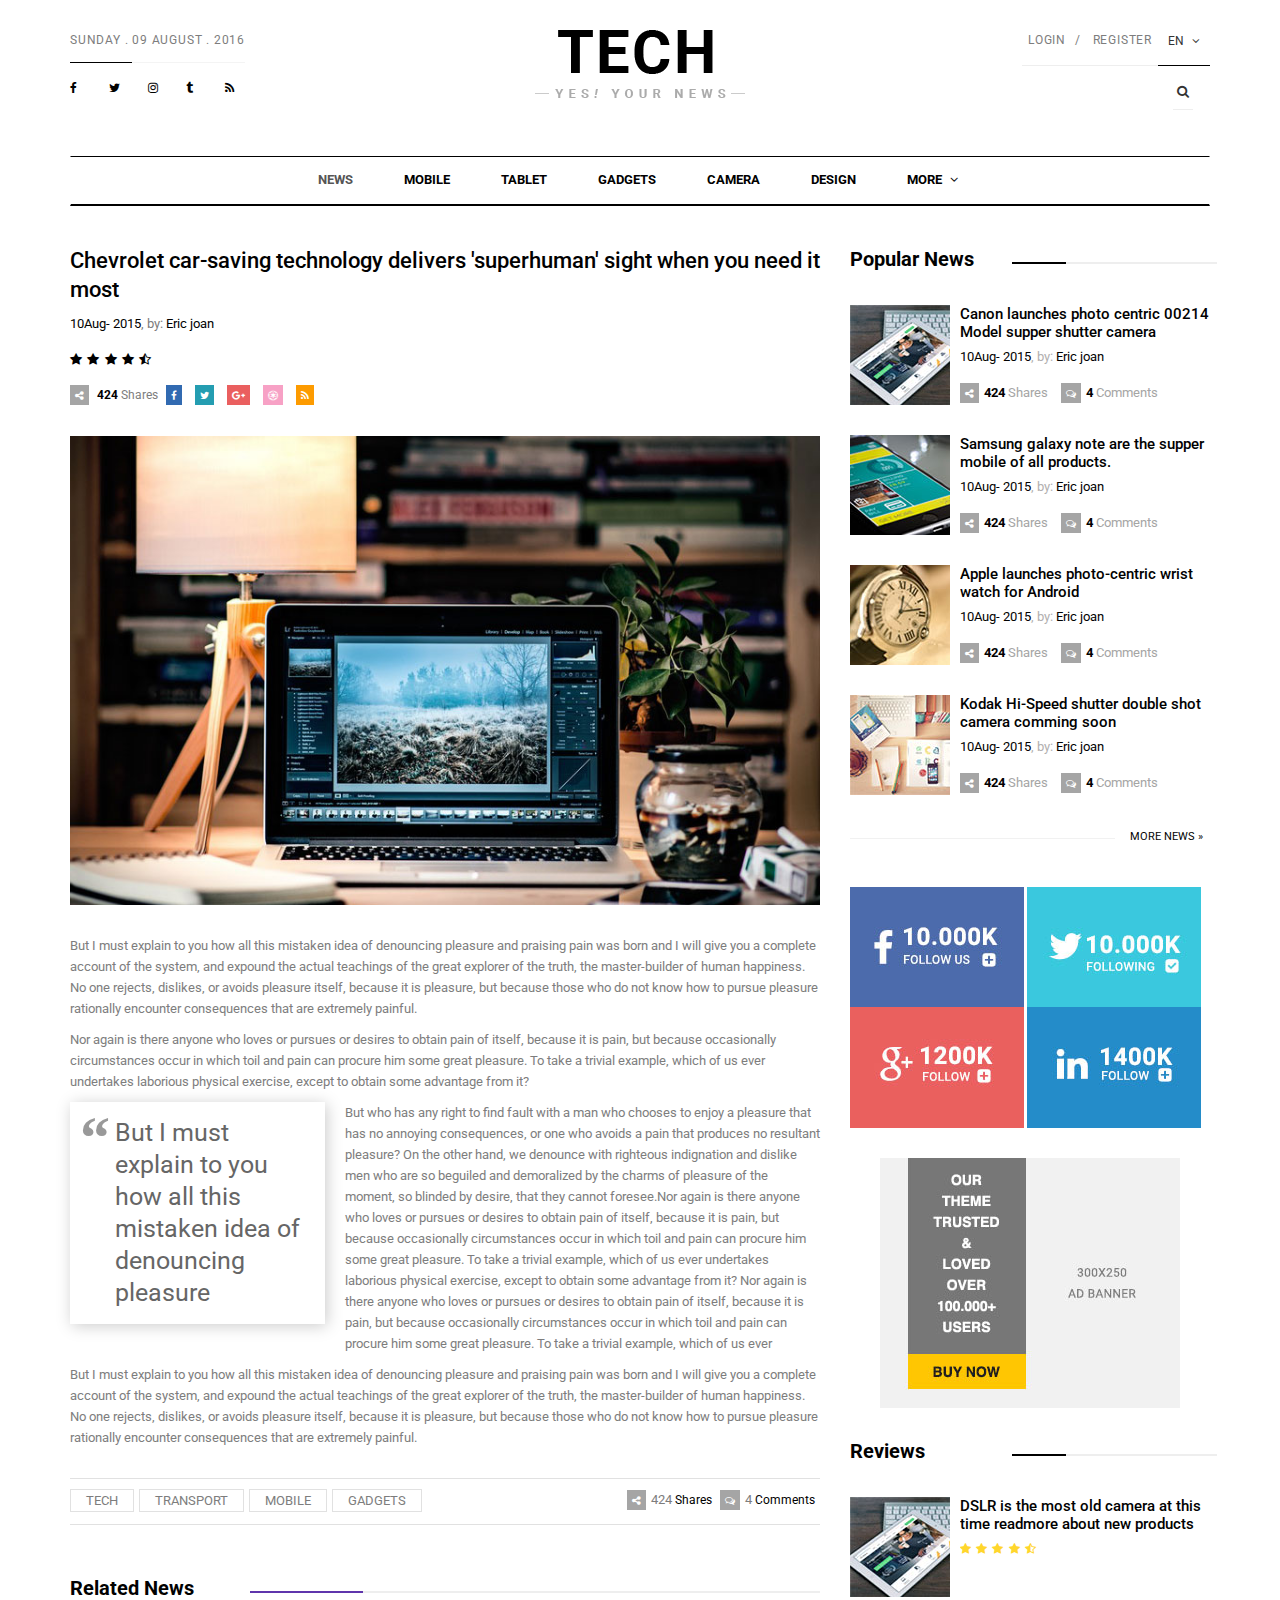
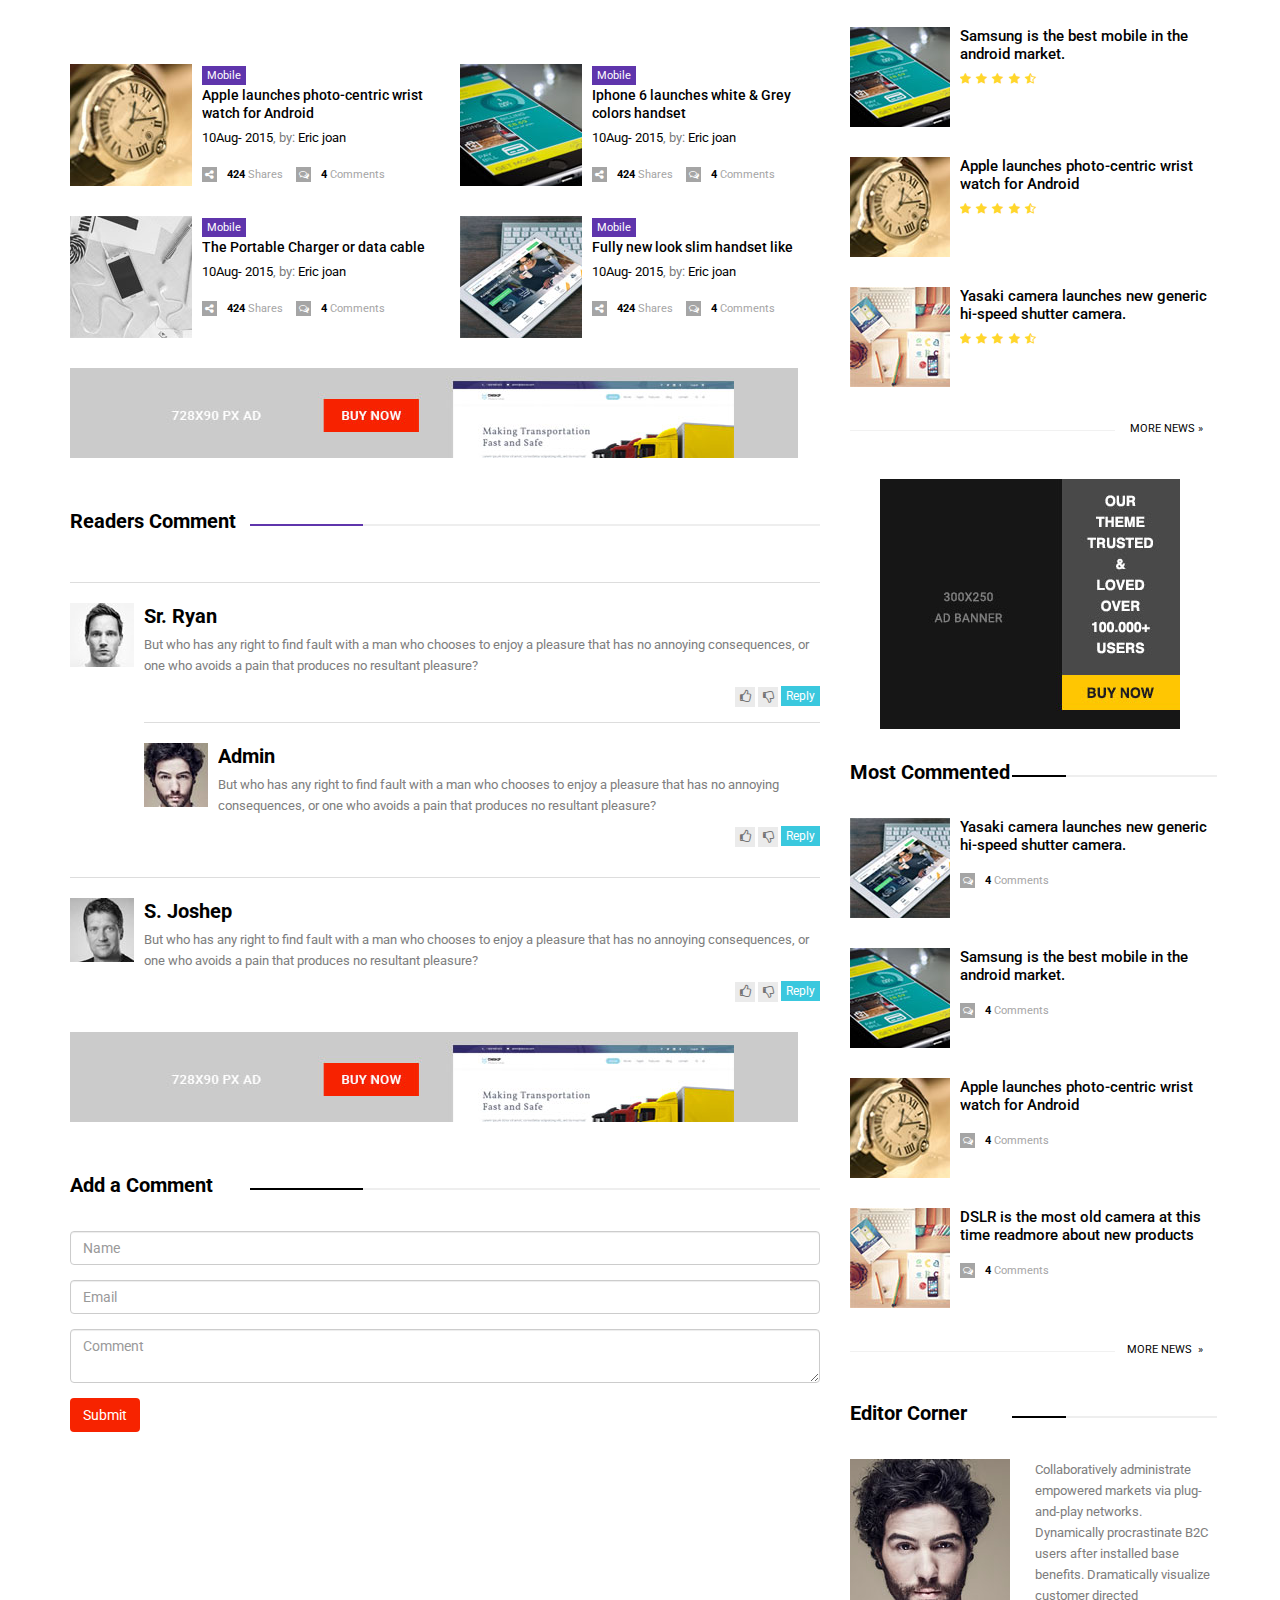
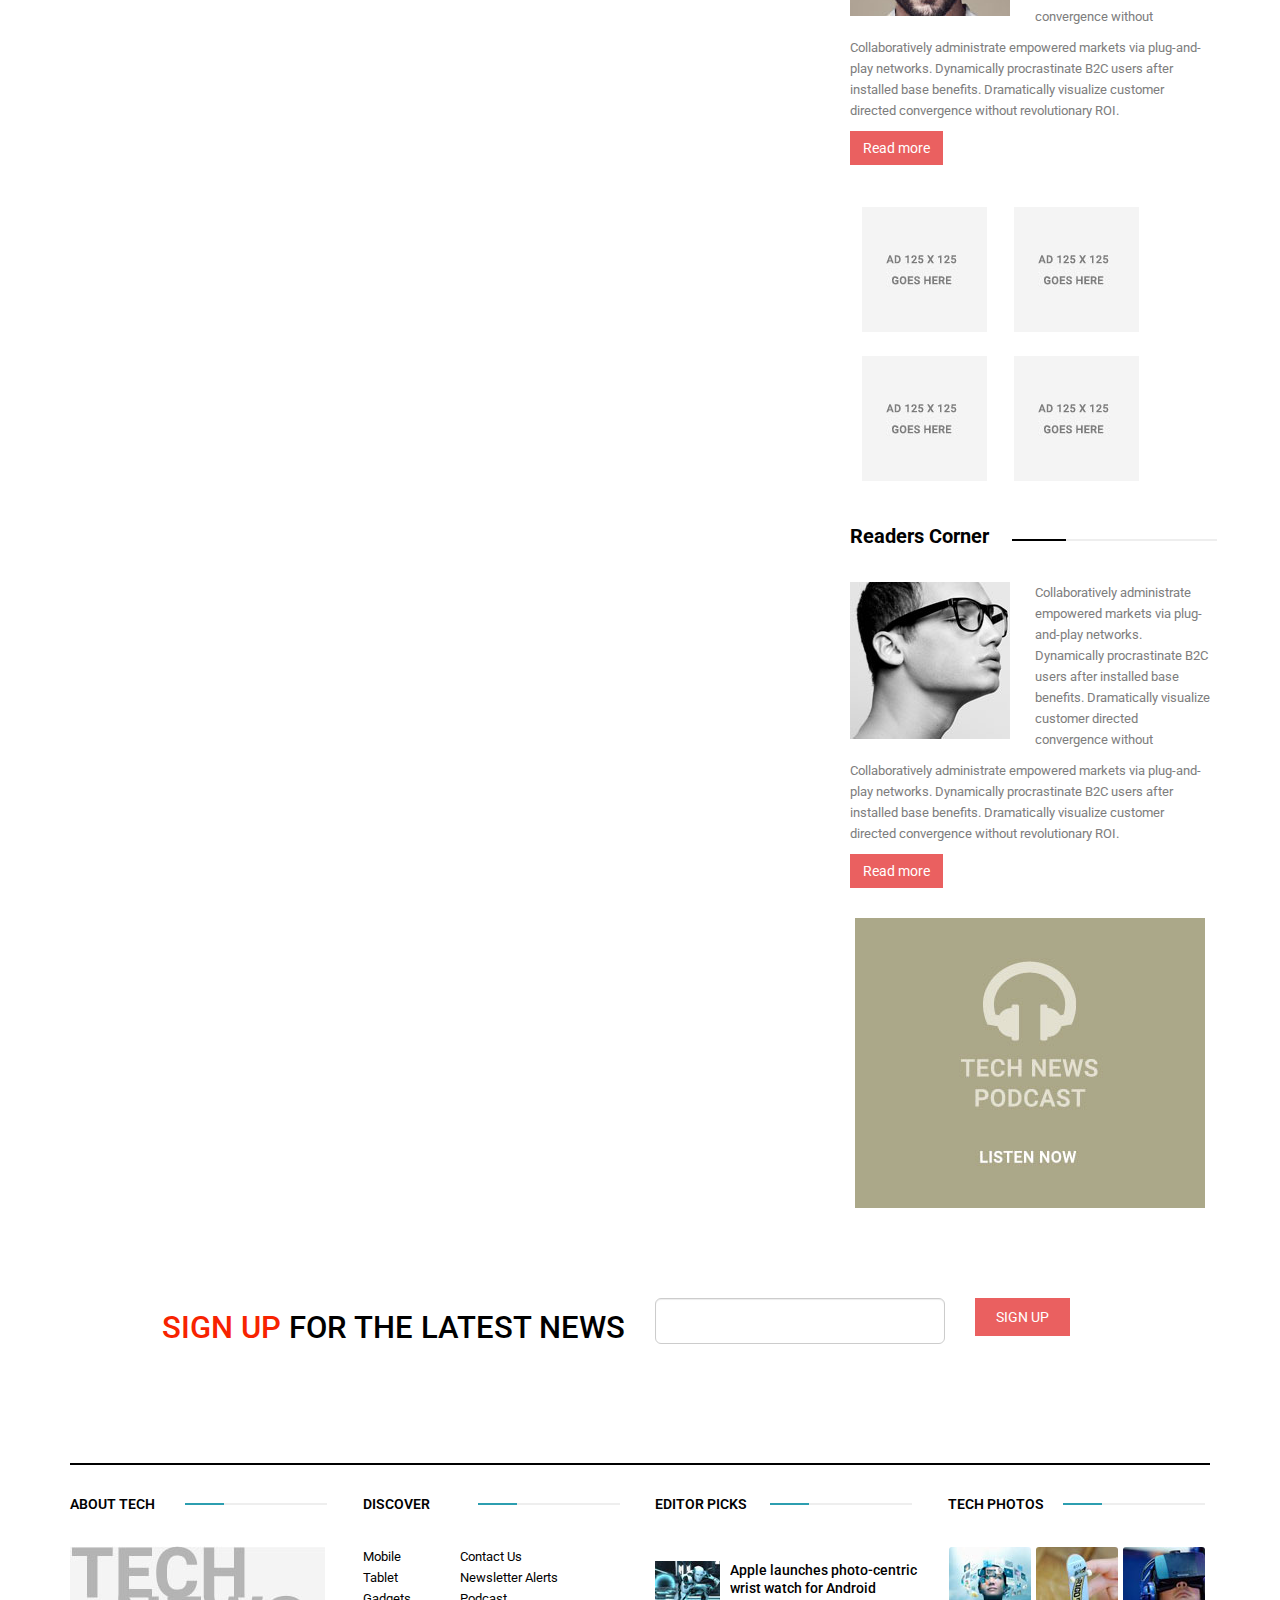
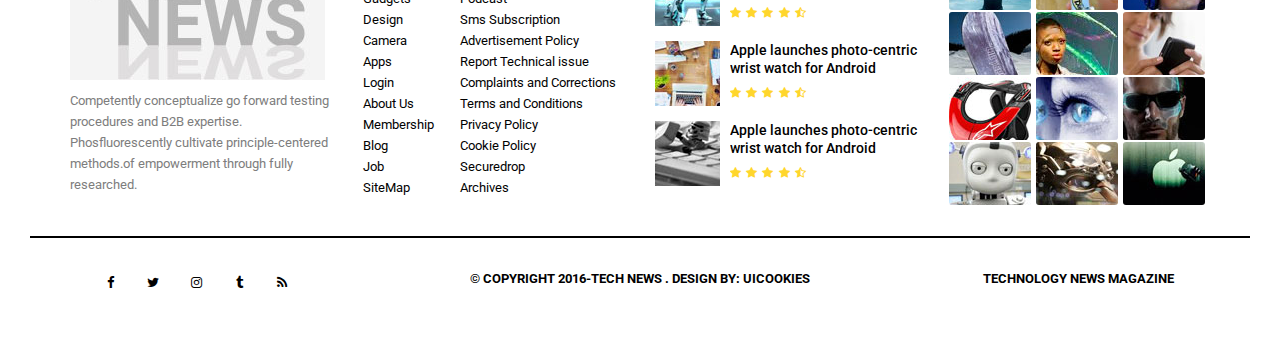
<file: nuestra-era/single.html>
<!DOCTYPE html>
<html>
<head>
    <meta charset="utf-8">
    <meta http-equiv="X-UA-Compatible" content="IE=edge">
    <meta name="viewport" content="width=device-width, initial-scale=1">
    <title>TechNews - HTML and CSS Template</title>

    <!-- favicon -->
    <link href="assets/img/favicon.png" rel=icon>

    <!-- web-fonts -->
    <link href='https://fonts.googleapis.com/css?family=Roboto:100,300,400,700,500' rel='stylesheet' type='text/css'>

    <!-- Bootstrap -->
    <link href="assets/css/bootstrap.min.css" rel="stylesheet">

    <!-- font-awesome -->
    <link href="assets/fonts/font-awesome/font-awesome.min.css" rel="stylesheet">
    <!-- Mobile Menu Style -->
    <link href="assets/css/mobile-menu.css" rel="stylesheet">

    <!-- Owl carousel -->
    <link href="assets/css/owl.carousel.css" rel="stylesheet">
    <link href="assets/css/owl.theme.default.min.css" rel="stylesheet">
    <!-- Theme Style -->
    <link href="assets/css/style.css" rel="stylesheet">

    <!-- HTML5 shim and Respond.js for IE8 support of HTML5 elements and media queries -->
    <!-- WARNING: Respond.js doesn't work if you view the page via file:// -->
    <!--[if lt IE 9]>
    <script src="https://oss.maxcdn.com/html5shiv/3.7.2/html5shiv.min.js"></script>
    <script src="https://oss.maxcdn.com/respond/1.4.2/respond.min.js"></script>
    <![endif]-->
</head>

<body id="page-top" data-spy="scroll" data-target=".navbar">
<div id="main-wrapper">
<!-- Page Preloader -->
<div id="preloader">
    <div id="status">
        <div class="status-mes"></div>
    </div>
</div>
<!-- preloader -->

<div class="uc-mobile-menu-pusher">
<div class="content-wrapper">
<section id="header_section_wrapper" class="header_section_wrapper">
    <div class="container">
        <div class="header-section">
            <div class="row">
                <div class="col-md-4">
                    <div class="left_section">
                                            <span class="date">
                                                Sunday .
                                            </span>
                        <!-- Date -->
                                            <span class="time">
                                                09 August . 2016
                                            </span>
                        <!-- Time -->
                        <div class="social">
                            <a class="icons-sm fb-ic"><i class="fa fa-facebook"></i></a>
                            <!--Twitter-->
                            <a class="icons-sm tw-ic"><i class="fa fa-twitter"></i></a>
                            <!--Google +-->
                            <a class="icons-sm inst-ic"><i class="fa fa-instagram"> </i></a>
                            <!--Linkedin-->
                            <a class="icons-sm tmb-ic"><i class="fa fa-tumblr"> </i></a>
                            <!--Pinterest-->
                            <a class="icons-sm rss-ic"><i class="fa fa-rss"> </i></a>
                        </div>
                        <!-- Top Social Section -->
                    </div>
                    <!-- Left Header Section -->
                </div>
                <div class="col-md-4">
                    <div class="logo">
                        <a href="index.html"><img src="assets/img/logo.png" alt="Tech NewsLogo"></a>
                    </div>
                    <!-- Logo Section -->
                </div>
                <div class="col-md-4">
                    <div class="right_section">
                        <ul class="nav navbar-nav">
                            <li><a href="#">Login</a></li>
                            <li><a href="#">Register</a></li>
                            <li class="dropdown lang">
                                <button class="btn btn-default dropdown-toggle" type="button" id="dropdownMenu1"
                                        data-toggle="dropdown" aria-haspopup="true" aria-expanded="true">En <i
                                        class="fa fa-angle-down"></i></button>
                                <ul class="dropdown-menu" aria-labelledby="dropdownMenu1">
                                    <li><a href="#">Bn</a></li>
                                </ul>
                            </li>
                        </ul>
                        <!-- Language Section -->

                        <ul class="nav-cta hidden-xs">
                            <li class="dropdown"><a href="#" data-toggle="dropdown" class="dropdown-toggle"><i
                                    class="fa fa-search"></i></a>
                                <ul class="dropdown-menu">
                                    <li>
                                        <div class="head-search">
                                            <form role="form">
                                                <!-- Input Group -->
                                                <div class="input-group">
                                                    <input type="text" class="form-control"
                                                           placeholder="Type Something"> <span class="input-group-btn">
                                                                            <button type="submit"
                                                                                    class="btn btn-primary">Search
                                                                            </button>
                                                                        </span></div>
                                            </form>
                                        </div>
                                    </li>
                                </ul>
                            </li>
                        </ul>
                        <!-- Search Section -->
                    </div>
                    <!-- Right Header Section -->
                </div>
            </div>
        </div>
        <!-- Header Section -->

        <div class="navigation-section">
            <nav class="navbar m-menu navbar-default">
                <div class="container">
                    <!-- Brand and toggle get grouped for better mobile display -->
                    <div class="navbar-header">
                        <button type="button" class="navbar-toggle collapsed" data-toggle="collapse"
                                data-target="#navbar-collapse-1"><span class="sr-only">Toggle navigation</span> <span
                                class="icon-bar"></span> <span class="icon-bar"></span> <span class="icon-bar"></span>
                        </button>
                    </div>
                    <!-- Collect the nav links, forms, and other content for toggling -->
                    <div class="collapse navbar-collapse" id="#navbar-collapse-1">
                        <ul class="nav navbar-nav main-nav">
                            <li class="active"><a href="index.html">News</a></li>
                            <li><a href="category.html">Mobile</a></li>
                            <li><a href="blog.html">Tablet</a></li>
                            <li><a href="blog.html">Gadgets</a></li>
                            <li><a href="blog.html">Camera</a></li>
                            <li><a href="blog.html">Design</a></li>
                            <li class="dropdown m-menu-fw"><a href="#" data-toggle="dropdown" class="dropdown-toggle">More
                                <span><i class="fa fa-angle-down"></i></span></a>
                                <ul class="dropdown-menu">
                                    <li>
                                        <div class="m-menu-content">
                                            <ul class="col-sm-3">
                                                <li class="dropdown-header">Widget Haeder</li>
                                                <li><a href="#">Awesome Features</a></li>
                                                <li><a href="#">Clean Interface</a></li>
                                                <li><a href="#">Available Possibilities</a></li>
                                                <li><a href="#">Responsive Design</a></li>
                                                <li><a href="#">Pixel Perfect Graphics</a></li>
                                            </ul>
                                            <ul class="col-sm-3">
                                                <li class="dropdown-header">Widget Haeder</li>
                                                <li><a href="#">Awesome Features</a></li>
                                                <li><a href="#">Clean Interface</a></li>
                                                <li><a href="#">Available Possibilities</a></li>
                                                <li><a href="#">Responsive Design</a></li>
                                                <li><a href="#">Pixel Perfect Graphics</a></li>
                                            </ul>
                                            <ul class="col-sm-3">
                                                <li class="dropdown-header">Widget Haeder</li>
                                                <li><a href="#">Awesome Features</a></li>
                                                <li><a href="#">Clean Interface</a></li>
                                                <li><a href="#">Available Possibilities</a></li>
                                                <li><a href="#">Responsive Design</a></li>
                                                <li><a href="#">Pixel Perfect Graphics</a></li>
                                            </ul>
                                            <ul class="col-sm-3">
                                                <li class="dropdown-header">Widget Haeder</li>
                                                <li><a href="#">Awesome Features</a></li>
                                                <li><a href="#">Clean Interface</a></li>
                                                <li><a href="#">Available Possibilities</a></li>
                                                <li><a href="#">Responsive Design</a></li>
                                                <li><a href="#">Pixel Perfect Graphics</a></li>
                                            </ul>
                                        </div>
                                    </li>
                                </ul>
                            </li>
                        </ul>
                    </div>
                    <!-- .navbar-collapse -->
                </div>
                <!-- .container -->
            </nav>
            <!-- .nav -->
        </div>
        <!-- .navigation-section -->
    </div>
    <!-- .container -->
</section>
<!-- header_section_wrapper -->

<section id="entity_section" class="entity_section">
<div class="container">
<div class="row">
<div class="col-md-8">
<div class="entity_wrapper">
    <div class="entity_title">
        <h1><a href="#">Chevrolet car-saving technology delivers 'superhuman' sight when you need it most</a></h1>
    </div>
    <!-- entity_title -->

    <div class="entity_meta"><a href="#" target="_self">10Aug- 2015</a>, by: <a href="#" target="_self">Eric joan</a>
    </div>
    <!-- entity_meta -->

    <div class="entity_rating">
        <i class="fa fa-star"></i>
        <i class="fa fa-star"></i>
        <i class="fa fa-star"></i>
        <i class="fa fa-star"></i>
        <i class="fa fa-star-half-full"></i>
    </div>
    <!-- entity_rating -->

    <div class="entity_social">
        <a href="#" class="icons-sm sh-ic">
            <i class="fa fa-share-alt"></i>
            <b>424</b> <span class="share_ic">Shares</span>
        </a>
        <a href="#" class="icons-sm fb-ic"><i class="fa fa-facebook"></i></a>
        <!--Twitter-->
        <a href="#" class="icons-sm tw-ic"><i class="fa fa-twitter"></i></a>
        <!--Google +-->
        <a href="#" class="icons-sm inst-ic"><i class="fa fa-google-plus"> </i></a>
        <!--Linkedin-->
        <a href="#" class="icons-sm tmb-ic"><i class="fa fa-ge"> </i></a>
        <!--Pinterest-->
        <a href="#" class="icons-sm rss-ic"><i class="fa fa-rss"> </i></a>
    </div>
    <!-- entity_social -->

    <div class="entity_thumb">
        <img class="img-responsive" src="assets/img/category_img_top.jpg" alt="feature-top">
    </div>
    <!-- entity_thumb -->

    <div class="entity_content">
        <p>
            But I must explain to you how all this mistaken idea of denouncing pleasure and praising
            pain was born and I will give you a complete account of the system, and expound the
            actual teachings of the great explorer of the truth, the master-builder of human
            happiness. No one rejects, dislikes, or avoids pleasure itself, because it is pleasure,
            but because those who do not know how to pursue pleasure rationally encounter
            consequences that are extremely painful.
        </p>

        <p>
            Nor again is there anyone who loves or pursues or desires to obtain pain of itself,
            because it is pain, but because occasionally circumstances occur in which toil and pain
            can procure him some great pleasure. To take a trivial example, which of us ever
            undertakes laborious physical exercise, except to obtain some advantage from it?
        </p>

        <blockquote class="pull-left">But I must explain to you how all this mistaken idea of denouncing pleasure
        </blockquote>
        <p> But who has any right to find fault with a man who chooses to enjoy a pleasure that has
            no annoying consequences, or one who avoids a pain that produces no resultant pleasure?
            On the other hand, we denounce with righteous indignation and dislike men who are so
            beguiled and demoralized by the charms of pleasure of the moment, so blinded by desire,
            that they cannot foresee.Nor again is there anyone who loves or pursues or desires to
            obtain pain of itself, because it is pain, but because occasionally circumstances occur
            in which toil and pain can procure him some great pleasure. To take a trivial example,
            which of us ever undertakes laborious physical exercise, except to obtain some advantage
            from it? Nor again is there anyone who loves or pursues or desires to obtain pain of
            itself, because it is pain, but because occasionally circumstances occur in which toil
            and pain can procure him some great pleasure. To take a trivial example, which of us
            ever
        </p>

        <p>
            But I must explain to you how all this mistaken idea of denouncing pleasure and praising
            pain was born and I will give you a complete account of the system, and expound the
            actual teachings of the great explorer of the truth, the master-builder of human
            happiness. No one rejects, dislikes, or avoids pleasure itself, because it is pleasure,
            but because those who do not know how to pursue pleasure rationally encounter
            consequences that are extremely painful.
        </p>
    </div>
    <!-- entity_content -->

    <div class="entity_footer">
        <div class="entity_tag">
            <span class="blank"><a href="#">Tech</a></span>
            <span class="blank"><a href="#">Transport</a></span>
            <span class="blank"><a href="#">Mobile</a></span>
            <span class="blank"><a href="#">Gadgets</a></span>
        </div>
        <!-- entity_tag -->

        <div class="entity_social">
            <span><i class="fa fa-share-alt"></i>424 <a href="#">Shares</a> </span>
            <span><i class="fa fa-comments-o"></i>4 <a href="#">Comments</a> </span>
        </div>
        <!-- entity_social -->

    </div>
    <!-- entity_footer -->

</div>
<!-- entity_wrapper -->

<div class="related_news">
    <div class="entity_inner__title header_purple">
        <h2><a href="#">Related News</a></h2>
    </div>
    <!-- entity_title -->

    <div class="row">
        <div class="col-md-6">
            <div class="media">
                <div class="media-left">
                    <a href="#"><img class="media-object" src="assets/img/cat-mobi-sm1.jpg"
                                     alt="Generic placeholder image"></a>
                </div>
                <div class="media-body">
                    <span class="tag purple"><a href="category.html" target="_self">Mobile</a></span>

                    <h3 class="media-heading"><a href="single.html" target="_self">Apple launches photo-centric wrist
                        watch for Android</a></h3>
                    <span class="media-date"><a href="#">10Aug- 2015</a>,  by: <a href="#">Eric joan</a></span>

                    <div class="media_social">
                        <span><a href="#"><i class="fa fa-share-alt"></i>424</a> Shares</span>
                        <span><a href="#"><i class="fa fa-comments-o"></i>4</a> Comments</span>
                    </div>
                </div>
            </div>
            <div class="media">
                <div class="media-left">
                    <a href="#"><img class="media-object" src="assets/img/cat-mobi-sm3.jpg"
                                     alt="Generic placeholder image"></a>
                </div>
                <div class="media-body">
                    <span class="tag purple"><a href="category.html" target="_self">Mobile</a></span>

                    <h3 class="media-heading"><a href="single.html" target="_self">The Portable Charger or data
                        cable</a></h3>
                    <span class="media-date"><a href="#">10Aug- 2015</a>,  by: <a href="#">Eric joan</a></span>

                    <div class="media_social">
                        <span><a href="#"><i class="fa fa-share-alt"></i>424</a> Shares</span>
                        <span><a href="#"><i class="fa fa-comments-o"></i>4</a> Comments</span>
                    </div>
                </div>
            </div>
        </div>
        <div class="col-md-6">
            <div class="media">
                <div class="media-left">
                    <a href="#"><img class="media-object" src="assets/img/cat-mobi-sm2.jpg"
                                     alt="Generic placeholder image"></a>
                </div>
                <div class="media-body">
                    <span class="tag purple"><a href="category.html" target="_self">Mobile</a></span>

                    <h3 class="media-heading"><a href="single.html" target="_self">Iphone 6 launches white & Grey
                        colors handset</a></h3>
                    <span class="media-date"><a href="#">10Aug- 2015</a>,  by: <a href="#">Eric joan</a></span>

                    <div class="media_social">
                        <span><a href="#"><i class="fa fa-share-alt"></i>424</a> Shares</span>
                        <span><a href="#"><i class="fa fa-comments-o"></i>4</a> Comments</span>
                    </div>
                </div>
            </div>
            <div class="media">
                <div class="media-left">
                    <a href="#"><img class="media-object" src="assets/img/cat-mobi-sm4.jpg"
                                     alt="Generic placeholder image"></a>
                </div>
                <div class="media-body">
                    <span class="tag purple"><a href="category.html" target="_self">Mobile</a></span>
                    <a href="single.html" target="_self"><h3 class="media-heading">Fully new look slim handset
                        like</h3></a>
                    <span class="media-date"><a href="#">10Aug- 2015</a>,  by: <a href="#">Eric joan</a></span>

                    <div class="media_social">
                        <span><a href="#"><i class="fa fa-share-alt"></i>424</a> Shares</span>
                        <span><a href="#"><i class="fa fa-comments-o"></i>4</a> Comments</span>
                    </div>
                </div>
            </div>
        </div>
    </div>
</div>
<!-- Related news -->

<div class="widget_advertisement">
    <img class="img-responsive" src="assets/img/category_advertisement.jpg" alt="feature-top">
</div>
<!--Advertisement-->

<div class="readers_comment">
    <div class="entity_inner__title header_purple">
        <h2>Readers Comment</h2>
    </div>
    <!-- entity_title -->

    <div class="media">
        <div class="media-left">
            <a href="#">
                <img alt="64x64" class="media-object" data-src="assets/img/reader_img1.jpg"
                     src="assets/img/reader_img1.jpg" data-holder-rendered="true">
            </a>
        </div>
        <div class="media-body">
            <h2 class="media-heading"><a href="#">Sr. Ryan</a></h2>
            But who has any right to find fault with a man who chooses to enjoy a pleasure that has
            no annoying consequences, or one who avoids a pain that produces no resultant pleasure?

            <div class="entity_vote">
                <a href="#"><i class="fa fa-thumbs-o-up" aria-hidden="true"></i></a>
                <a href="#"><i class="fa fa-thumbs-o-down" aria-hidden="true"></i></a>
                <a href="#"><span class="reply_ic">Reply </span></a>
            </div>
            <div class="media">
                <div class="media-left">
                    <a href="#">
                        <img alt="64x64" class="media-object" data-src="assets/img/reader_img2.jpg"
                             src="assets/img/reader_img2.jpg" data-holder-rendered="true">
                    </a>
                </div>
                <div class="media-body">
                    <h2 class="media-heading"><a href="#">Admin</a></h2>
                    But who has any right to find fault with a man who chooses to enjoy a pleasure
                    that has no annoying consequences, or one who avoids a pain that produces no
                    resultant pleasure?

                    <div class="entity_vote">
                        <a href="#"><i class="fa fa-thumbs-o-up" aria-hidden="true"></i></a>
                        <a href="#"><i class="fa fa-thumbs-o-down" aria-hidden="true"></i></a>
                        <a href="#"><span class="reply_ic">Reply </span></a>
                    </div>
                </div>
            </div>
        </div>

    </div>
    <!-- media end -->

    <div class="media">
        <div class="media-left">
            <a href="#">
                <img alt="64x64" class="media-object" data-src="assets/img/reader_img3.jpg"
                     src="assets/img/reader_img3.jpg" data-holder-rendered="true">
            </a>
        </div>
        <div class="media-body">
            <h2 class="media-heading"><a href="#">S. Joshep</a></h2>
            But who has any right to find fault with a man who chooses to enjoy a pleasure that has
            no annoying consequences, or one who avoids a pain that produces no resultant pleasure?

            <div class="entity_vote">
                <a href="#"><i class="fa fa-thumbs-o-up" aria-hidden="true"></i></a>
                <a href="#"><i class="fa fa-thumbs-o-down" aria-hidden="true"></i></a>
                <a href="#"><span class="reply_ic">Reply </span></a>
            </div>
        </div>
    </div>
    <!-- media end -->
</div>
<!--Readers Comment-->

<div class="widget_advertisement">
    <img class="img-responsive" src="assets/img/category_advertisement.jpg" alt="feature-top">
</div>
<!--Advertisement-->

<div class="entity_comments">
    <div class="entity_inner__title header_black">
        <h2>Add a Comment</h2>
    </div>
    <!--Entity Title -->

    <div class="entity_comment_from">
        <form>
            <div class="form-group">
                <input type="text" class="form-control" id="inputName" placeholder="Name">
            </div>
            <div class="form-group">
                <input type="text" class="form-control" id="inputEmail" placeholder="Email">
            </div>
            <div class="form-group comment">
                <textarea class="form-control" id="inputComment" placeholder="Comment"></textarea>
            </div>

            <button type="submit" class="btn btn-submit red">Submit</button>
        </form>
    </div>
    <!--Entity Comments From -->

</div>
<!--Entity Comments -->

</div>
<!--Left Section-->

<div class="col-md-4">
<div class="widget">
    <div class="widget_title widget_black">
        <h2><a href="#">Popular News</a></h2>
    </div>
    <div class="media">
        <div class="media-left">
            <a href="#"><img class="media-object" src="assets/img/pop_right1.jpg" alt="Generic placeholder image"></a>
        </div>
        <div class="media-body">
            <h3 class="media-heading">
                <a href="single.html" target="_self">Canon launches photo centric 00214 Model supper shutter camera</a>
            </h3> <span class="media-date"><a href="#">10Aug- 2015</a>,  by: <a href="#">Eric joan</a></span>

            <div class="widget_article_social">
                <span>
                    <a href="single.html" target="_self"> <i class="fa fa-share-alt"></i>424</a> Shares
                </span> 
                <span>
                    <a href="single.html" target="_self"><i class="fa fa-comments-o"></i>4</a> Comments
                </span>
            </div>
        </div>
    </div>
    <div class="media">
        <div class="media-left">
            <a href="#"><img class="media-object" src="assets/img/pop_right2.jpg" alt="Generic placeholder image"></a>
        </div>
        <div class="media-body">
            <h3 class="media-heading">
                <a href="single.html" target="_self">Samsung galaxy note are the supper mobile of all products.</a>
            </h3>
            <span class="media-date"><a href="#">10Aug- 2015</a>,  by: <a href="#">Eric joan</a></span>

            <div class="widget_article_social">
                <span>
                    <a href="single.html" target="_self"> <i class="fa fa-share-alt"></i>424</a> Shares
                </span> 
                <span>
                    <a href="single.html" target="_self"><i class="fa fa-comments-o"></i>4</a> Comments
                </span>
            </div>
        </div>
    </div>
    <div class="media">
        <div class="media-left">
            <a href="#"><img class="media-object" src="assets/img/pop_right3.jpg" alt="Generic placeholder image"></a>
        </div>
        <div class="media-body">
            <h3 class="media-heading">
                <a href="single.html" target="_self">Apple launches photo-centric wrist watch for Android</a>
            </h3>
            <span class="media-date"><a href="#">10Aug- 2015</a>,  by: <a href="#">Eric joan</a></span>

            <div class="widget_article_social">
                <span>
                    <a href="single.html" target="_self"> <i class="fa fa-share-alt"></i>424</a> Shares
                </span> 
                <span>
                    <a href="single.html" target="_self"><i class="fa fa-comments-o"></i>4</a> Comments
                </span>
            </div>
        </div>
    </div>
    <div class="media">
        <div class="media-left">
            <a href="#"><img class="media-object" src="assets/img/pop_right4.jpg" alt="Generic placeholder image"></a>
        </div>
        <div class="media-body">
            <h3 class="media-heading">
                <a href="single.html" target="_self">Kodak Hi-Speed shutter double shot camera comming soon</a>
            </h3>
            <span class="media-date"><a href="#">10Aug- 2015</a>,  by: <a href="#">Eric joan</a></span>

            <div class="widget_article_social">
                <span>
                    <a href="single.html" target="_self"><i class="fa fa-share-alt"></i>424</a> Shares
                </span> 
                <span>
                    <a href="single.html" target="_self"><i class="fa fa-comments-o"></i>4</a> Comments
                </span>
            </div>
        </div>
    </div>
    <p class="widget_divider"><a href="#" target="_self">More News&nbsp;&raquo;</a></p>
</div>
<!-- Popular News -->

<div class="widget hidden-xs m30">
    <img class="img-responsive adv_img" src="assets/img/right_add1.jpg" alt="add_one">
    <img class="img-responsive adv_img" src="assets/img/right_add2.jpg" alt="add_one">
    <img class="img-responsive adv_img" src="assets/img/right_add3.jpg" alt="add_one">
    <img class="img-responsive adv_img" src="assets/img/right_add4.jpg" alt="add_one">
</div>
<!-- Advertisement -->

<div class="widget hidden-xs m30">
    <img class="img-responsive widget_img" src="assets/img/right_add5.jpg" alt="add_one">
</div>
<!-- Advertisement -->

<div class="widget reviews m30">
    <div class="widget_title widget_black">
        <h2><a href="#">Reviews</a></h2>
    </div>
    <div class="media">
        <div class="media-left">
            <a href="#"><img class="media-object" src="assets/img/pop_right1.jpg" alt="Generic placeholder image"></a>
        </div>
        <div class="media-body">
            <h3 class="media-heading">
                <a href="single.html" target="_self">DSLR is the most old camera at this time readmore about new
                    products</a>
            </h3> 
            <span class="rating">
                <i class="fa fa-star"></i>
                <i class="fa fa-star"></i>
                <i class="fa fa-star"></i>
                <i class="fa fa-star"></i>
                <i class="fa fa-star-half-full"></i>
            </span>
        </div>
    </div>
    <div class="media">
        <div class="media-left">
            <a href="#"><img class="media-object" src="assets/img/pop_right2.jpg" alt="Generic placeholder image"></a>
        </div>
        <div class="media-body"><h3 class="media-heading"><a href="single.html" target="_self">Samsung is the best
            mobile in the android market.</a></h3> <span class="rating">
                <i class="fa fa-star"></i>
                <i class="fa fa-star"></i>
                <i class="fa fa-star"></i>
                <i class="fa fa-star"></i>
                <i class="fa fa-star-half-full"></i>
            </span></div>
    </div>
    <div class="media">
        <div class="media-left">
            <a href="#"><img class="media-object" src="assets/img/pop_right3.jpg" alt="Generic placeholder image"></a>
        </div>
        <div class="media-body">
            <h3 class="media-heading">
                <a href="single.html" target="_self">Apple launches photo-centric wrist watch for Android</a>
            </h3> 
            <span class="rating">
                <i class="fa fa-star"></i>
                <i class="fa fa-star"></i>
                <i class="fa fa-star"></i>
                <i class="fa fa-star"></i>
                <i class="fa fa-star-half-full"></i>
            </span></div>
    </div>
    <div class="media">
        <div class="media-left">
            <a href="#"><img class="media-object" src="assets/img/pop_right4.jpg" alt="Generic placeholder image"></a>
        </div>
        <div class="media-body">
            <h3 class="media-heading">
                <a href="single.html" target="_self">Yasaki camera launches new generic hi-speed shutter camera.</a>
            </h3> 
            <span class="rating">
                <i class="fa fa-star"></i>
                <i class="fa fa-star"></i>
                <i class="fa fa-star"></i>
                <i class="fa fa-star"></i>
                <i class="fa fa-star-half-full"></i>
            </span></div>
    </div>
    <p class="widget_divider"><a href="#" target="_self">More News&nbsp;&raquo;</a></p>
</div>
<!-- Reviews News -->

<div class="widget hidden-xs m30">
    <img class="img-responsive widget_img" src="assets/img/right_add6.jpg" alt="add_one">
</div>
<!-- Advertisement -->

<div class="widget m30">
    <div class="widget_title widget_black">
        <h2><a href="#">Most Commented</a></h2>
    </div>
    <div class="media">
        <div class="media-left">
            <a href="#"><img class="media-object" src="assets/img/pop_right1.jpg" alt="Generic placeholder image"></a>
        </div>
        <div class="media-body">
            <h3 class="media-heading">
                <a href="single.html" target="_self">Yasaki camera launches new generic hi-speed shutter camera.</a>
            </h3>

            <div class="media_social">
                <span><i class="fa fa-comments-o"></i><a href="#">4</a> Comments</span>
            </div>
        </div>
    </div>
    <div class="media">
        <div class="media-left">
            <a href="#"><img class="media-object" src="assets/img/pop_right2.jpg" alt="Generic placeholder image"></a>
        </div>
        <div class="media-body">
            <h3 class="media-heading">
                <a href="single.html" target="_self">Samsung is the best mobile in the android market.</a>
            </h3>

            <div class="media_social">
                <span><i class="fa fa-comments-o"></i><a href="#">4</a> Comments</span>
            </div>
        </div>
    </div>
    <div class="media">
        <div class="media-left">
            <a href="#"><img class="media-object" src="assets/img/pop_right3.jpg" alt="Generic placeholder image"></a>
        </div>
        <div class="media-body">
            <h3 class="media-heading">
                <a href="single.html" target="_self">Apple launches photo-centric wrist watch for Android</a>
            </h3>

            <div class="media_social">
                <span><i class="fa fa-comments-o"></i><a href="#">4</a> Comments</span>
            </div>
        </div>
    </div>
    <div class="media">
        <div class="media-left">
            <a href="#"><img class="media-object" src="assets/img/pop_right4.jpg" alt="Generic placeholder image"></a>
        </div>
        <div class="media-body">
            <h3 class="media-heading">
                <a href="single.html" target="_self">DSLR is the most old camera at this time readmore about new
                    products</a>
            </h3>

            <div class="media_social">
                <span><i class="fa fa-comments-o"></i><a href="#">4</a> Comments</span>
            </div>
        </div>
    </div>
    <p class="widget_divider"><a href="#" target="_self">More News&nbsp;&nbsp;&raquo; </a></p>
</div>
<!-- Most Commented News -->

<div class="widget m30">
    <div class="widget_title widget_black">
        <h2><a href="#">Editor Corner</a></h2>
    </div>
    <div class="widget_body"><img class="img-responsive left" src="assets/img/editor.jpg"
                                  alt="Generic placeholder image">

        <p>Collaboratively administrate empowered markets via plug-and-play networks. Dynamically procrastinate B2C
            users after installed base benefits. Dramatically visualize customer directed convergence without</p>

        <p>Collaboratively administrate empowered markets via plug-and-play networks. Dynamically procrastinate B2C
            users after installed base benefits. Dramatically visualize customer directed convergence without
            revolutionary ROI.</p>
        <button class="btn pink">Read more</button>
    </div>
</div>
<!-- Editor News -->

<div class="widget hidden-xs m30">
    <img class="img-responsive add_img" src="assets/img/right_add7.jpg" alt="add_one">
    <img class="img-responsive add_img" src="assets/img/right_add7.jpg" alt="add_one">
    <img class="img-responsive add_img" src="assets/img/right_add7.jpg" alt="add_one">
    <img class="img-responsive add_img" src="assets/img/right_add7.jpg" alt="add_one">
</div>
<!--Advertisement -->

<div class="widget m30">
    <div class="widget_title widget_black">
        <h2><a href="#">Readers Corner</a></h2>
    </div>
    <div class="widget_body"><img class="img-responsive left" src="assets/img/reader.jpg"
                                  alt="Generic placeholder image">

        <p>Collaboratively administrate empowered markets via plug-and-play networks. Dynamically procrastinate B2C
            users after installed base benefits. Dramatically visualize customer directed convergence without</p>

        <p>Collaboratively administrate empowered markets via plug-and-play networks. Dynamically procrastinate B2C
            users after installed base benefits. Dramatically visualize customer directed convergence without
            revolutionary ROI.</p>
        <button class="btn pink">Read more</button>
    </div>
</div>
<!--  Readers Corner News -->

<div class="widget hidden-xs m30">
    <img class="img-responsive widget_img" src="assets/img/podcast.jpg" alt="add_one">
</div>
<!--Advertisement-->
</div>
<!--Right Section-->

</div>
<!-- row -->

</div>
<!-- container -->

</section>
<!-- Entity Section Wrapper -->

<section id="subscribe_section" class="subscribe_section">
    <div class="row">
        <form action="#" method="post" class="form-horizontal">
            <div class="form-group form-group-lg">
                <label class="col-sm-6 control-label" for="formGroupInputLarge">
                    <h1><span class="red-color">Sign up</span> for the latest news</h1>
                </label>

                <div class="col-sm-3">
                    <input type="text" id="subscribe" name="subscribe" class="form-control input-lg">
                </div>
                <div class="col-sm-1">
                    <input type="submit" value="Sign Up" class="btn btn-large pink">
                </div>
                <div class="col-sm-2"></div>
            </div>
        </form>
    </div>
</section>
<!-- Subscriber Section -->

<section id="footer_section" class="footer_section">
    <div class="container">
        <hr class="footer-top">
        <div class="row">
            <div class="col-md-3">
                <div class="footer_widget_title"><h3><a href="category.html" target="_self">About Tech</a></h3></div>
                <div class="logo footer-logo">
                    <a title="fontanero" href="index.html">
                        <img src="assets/img/tech_about.jpg" alt="technews">
                    </a>

                    <p>Competently conceptualize go forward testing procedures and B2B expertise. Phosfluorescently
                        cultivate principle-centered methods.of empowerment through fully researched.</p>
                </div>
            </div>
            <div class="col-md-3">
                <div class="footer_widget_title">
                    <h3><a href="category.html" target="_self">Discover</a></h3>
                </div>
                <div class="row">
                    <div class="col-xs-4">
                        <ul class="list-unstyled left">
                            <li><a href="#">Mobile</a></li>
                            <li><a href="#">Tablet</a></li>
                            <li><a href="#">Gadgets</a></li>
                            <li><a href="#">Design</a></li>
                            <li><a href="#">Camera</a></li>
                            <li><a href="#">Apps</a></li>
                            <li><a href="#">Login</a></li>
                            <li><a href="#">About Us</a></li>
                            <li><a href="#">Membership</a></li>
                            <li><a href="#">Blog</a></li>
                            <li><a href="#">Job</a></li>
                            <li><a href="#">SiteMap</a></li>
                        </ul>
                    </div>
                    <div class="col-xs-8">
                        <ul class="list-unstyled">
                            <li><a href="#">Contact Us</a></li>
                            <li><a href="#">Newsletter Alerts</a></li>
                            <li><a href="#">Podcast</a></li>
                            <li><a href="#">Sms Subscription</a></li>
                            <li><a href="#">Advertisement Policy</a></li>
                            <li><a href="#">Report Technical issue</a></li>
                            <li><a href="#">Complaints and Corrections</a></li>
                            <li><a href="#">Terms and Conditions</a></li>
                            <li><a href="#">Privacy Policy</a></li>
                            <li><a href="#">Cookie Policy</a></li>
                            <li><a href="#">Securedrop</a></li>
                            <li><a href="#">Archives</a></li>
                        </ul>
                    </div>
                </div>
            </div>
            <div class="col-md-3">
                <div class="footer_widget_title">
                    <h3><a href="#" target="_self">Editor Picks</a></h3>
                </div>
                <div class="media">
                    <div class="media-left">
                        <a href="#"><img class="media-object" src="assets/img/editor_pic1.jpg"
                                         alt="Generic placeholder image"></a>
                    </div>
                    <div class="media-body">
                        <h3 class="media-heading">
                            <a href="single.html">Apple launches photo-centric wrist watch for Android</a>
                        </h3> 
                        <span class="rating">
                            <i class="fa fa-star"></i> 
                            <i class="fa fa-star"></i> 
                            <i class="fa fa-star"></i> 
                            <i class="fa fa-star"></i> 
                            <i class="fa fa-star-half-full"></i> 
                        </span>
                    </div>
                </div>
                <div class="media">
                    <div class="media-left">
                        <a href="#"><img class="media-object" src="assets/img/editor_pic2.jpg"
                                         alt="Generic placeholder image"></a>
                    </div>
                    <div class="media-body">
                        <h3 class="media-heading">
                            <a href="single.html">Apple launches photo-centric wrist watch for Android</a>
                        </h3> 
                        <span class="rating">
                            <i class="fa fa-star"></i> 
                            <i class="fa fa-star"></i> 
                            <i class="fa fa-star"></i> 
                            <i class="fa fa-star"></i> 
                            <i class="fa fa-star-half-full"></i> 
                        </span>
                    </div>
                </div>
                <div class="media">
                    <div class="media-left">
                        <a href="#"><img class="media-object" src="assets/img/editor_pic3.jpg"
                                         alt="Generic placeholder image"></a>
                    </div>
                    <div class="media-body">
                        <h3 class="media-heading">
                            <a href="single.html">Apple launches photo-centric wrist watch for Android</a>
                        </h3> 
                        <span class="rating">
                            <i class="fa fa-star"></i> 
                            <i class="fa fa-star"></i> 
                            <i class="fa fa-star"></i> 
                            <i class="fa fa-star"></i> 
                            <i class="fa fa-star-half-full"></i> 
                        </span>
                    </div>
                </div>
            </div>
            <div class="col-md-3">
                <div class="footer_widget_title">
                    <h3><a href="category.html" target="_self">Tech Photos</a></h3>
                </div>
                <div class="widget_photos">
                    <img class="img-thumbnail" src="assets/img/tech_photo1.jpg" alt="Tech Photos">
                    <img class="img-thumbnail" src="assets/img/tech_photo2.jpg" alt="Tech Photos">
                    <img class="img-thumbnail" src="assets/img/tech_photo3.jpg" alt="Tech Photos">
                    <img class="img-thumbnail" src="assets/img/tech_photo4.jpg" alt="Tech Photos">
                    <img class="img-thumbnail" src="assets/img/tech_photo5.jpg" alt="Tech Photos">
                    <img class="img-thumbnail" src="assets/img/tech_photo6.jpg" alt="Tech Photos">
                    <img class="img-thumbnail" src="assets/img/tech_photo7.jpg" alt="Tech Photos">
                    <img class="img-thumbnail" src="assets/img/tech_photo8.jpg" alt="Tech Photos">
                    <img class="img-thumbnail" src="assets/img/tech_photo9.jpg" alt="Tech Photos">
                    <img class="img-thumbnail" src="assets/img/tech_photo10.jpg" alt="Tech Photos">
                    <img class="img-thumbnail" src="assets/img/tech_photo11.jpg" alt="Tech Photos">
                    <img class="img-thumbnail" src="assets/img/tech_photo12.jpg" alt="Tech Photos">
                </div>

            </div>
        </div>
    </div>

    <div class="footer_bottom_Section">
        <div class="container">
            <div class="row">
                <div class="footer">
                    <div class="col-sm-3">
                        <div class="social">
                            <a class="icons-sm fb-ic"><i class="fa fa-facebook"></i></a>
                            <!--Twitter-->
                            <a class="icons-sm tw-ic"><i class="fa fa-twitter"></i></a>
                            <!--Google +-->
                            <a class="icons-sm inst-ic"><i class="fa fa-instagram"> </i></a>
                            <!--Linkedin-->
                            <a class="icons-sm tmb-ic"><i class="fa fa-tumblr"> </i></a>
                            <!--Pinterest-->
                            <a class="icons-sm rss-ic"><i class="fa fa-rss"> </i></a>
                        </div>
                    </div>
                    <div class="col-sm-6">
                        <p>&copy; Copyright 2016-Tech News . Design by: <a href="https://uicookies.com">uiCookies</a> </p>
                    </div>
                    <div class="col-sm-3">
                        <p>Technology News Magazine</p>
                    </div>
                </div>
            </div>
        </div>
    </div>
</section>
</div>
<!-- #content-wrapper -->

</div>
<!-- .offcanvas-pusher -->

<a href="#" class="crunchify-top"><i class="fa fa-angle-up" aria-hidden="true"></i></a>

<div class="uc-mobile-menu uc-mobile-menu-effect">
    <button type="button" class="close" aria-hidden="true" data-toggle="offcanvas"
            id="uc-mobile-menu-close-btn">&times;</button>
    <div>
        <div>
            <ul id="menu">
                <li class="active"><a href="blog.html">News</a></li>
                <li><a href="category.html">Mobile</a></li>
                <li><a href="blog.html">Tablet</a></li>
                <li><a href="category.html">Gadgets</a></li>
                <li><a href="blog.html">Camera</a></li>
                <li><a href="category.html">Design</a></li>
                <li class="dropdown m-menu-fw"><a href="#" data-toggle="dropdown" class="dropdown-toggle">More
                    <span><i class="fa fa-angle-down"></i></span></a>
                    <ul class="dropdown-menu">
                        <li>
                            <div class="m-menu-content">
                                <ul class="col-sm-3">
                                    <li class="dropdown-header">Widget Haeder</li>
                                    <li><a href="#">Awesome Features</a></li>
                                    <li><a href="#">Clean Interface</a></li>
                                    <li><a href="#">Available Possibilities</a></li>
                                    <li><a href="#">Responsive Design</a></li>
                                    <li><a href="#">Pixel Perfect Graphics</a></li>
                                </ul>
                                <ul class="col-sm-3">
                                    <li class="dropdown-header">Widget Haeder</li>
                                    <li><a href="#">Awesome Features</a></li>
                                    <li><a href="#">Clean Interface</a></li>
                                    <li><a href="#">Available Possibilities</a></li>
                                    <li><a href="#">Responsive Design</a></li>
                                    <li><a href="#">Pixel Perfect Graphics</a></li>
                                </ul>
                                <ul class="col-sm-3">
                                    <li class="dropdown-header">Widget Haeder</li>
                                    <li><a href="#">Awesome Features</a></li>
                                    <li><a href="#">Clean Interface</a></li>
                                    <li><a href="#">Available Possibilities</a></li>
                                    <li><a href="#">Responsive Design</a></li>
                                    <li><a href="#">Pixel Perfect Graphics</a></li>
                                </ul>
                                <ul class="col-sm-3">
                                    <li class="dropdown-header">Widget Haeder</li>
                                    <li><a href="#">Awesome Features</a></li>
                                    <li><a href="#">Clean Interface</a></li>
                                    <li><a href="#">Available Possibilities</a></li>
                                    <li><a href="#">Responsive Design</a></li>
                                    <li><a href="#">Pixel Perfect Graphics</a></li>
                                </ul>
                            </div>
                        </li>
                    </ul>
                </li>
            </ul>
        </div>
    </div>
</div>
<!-- .uc-mobile-menu -->

</div>
<!-- #main-wrapper -->

<!-- jquery Core-->
<script src="assets/js/jquery-2.1.4.min.js"></script>

<!-- Bootstrap -->
<script src="assets/js/bootstrap.min.js"></script>

<!-- Theme Menu -->
<script src="assets/js/mobile-menu.js"></script>

<!-- Owl carousel -->
<script src="assets/js/owl.carousel.min.js"></script>

<!-- Theme Script -->
<script src="assets/js/script.js"></script>
</body>

</html>
</file>
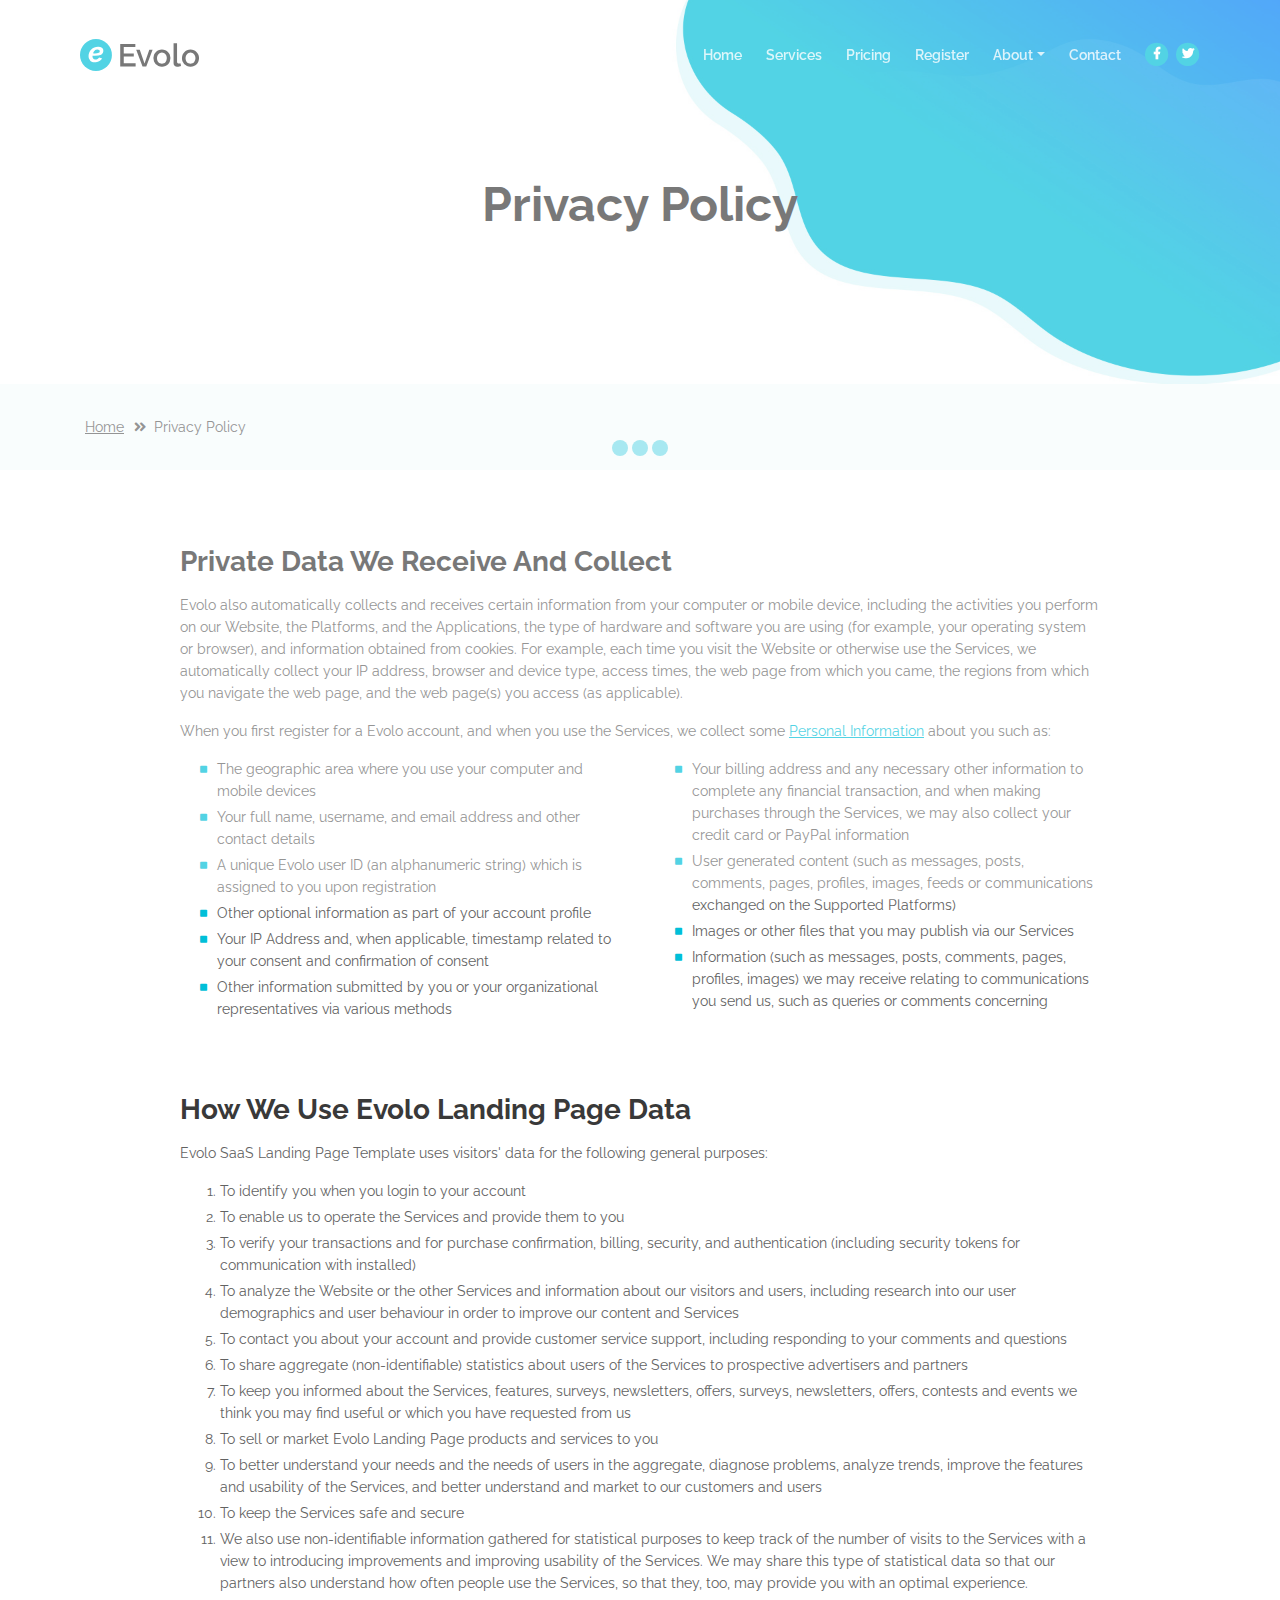
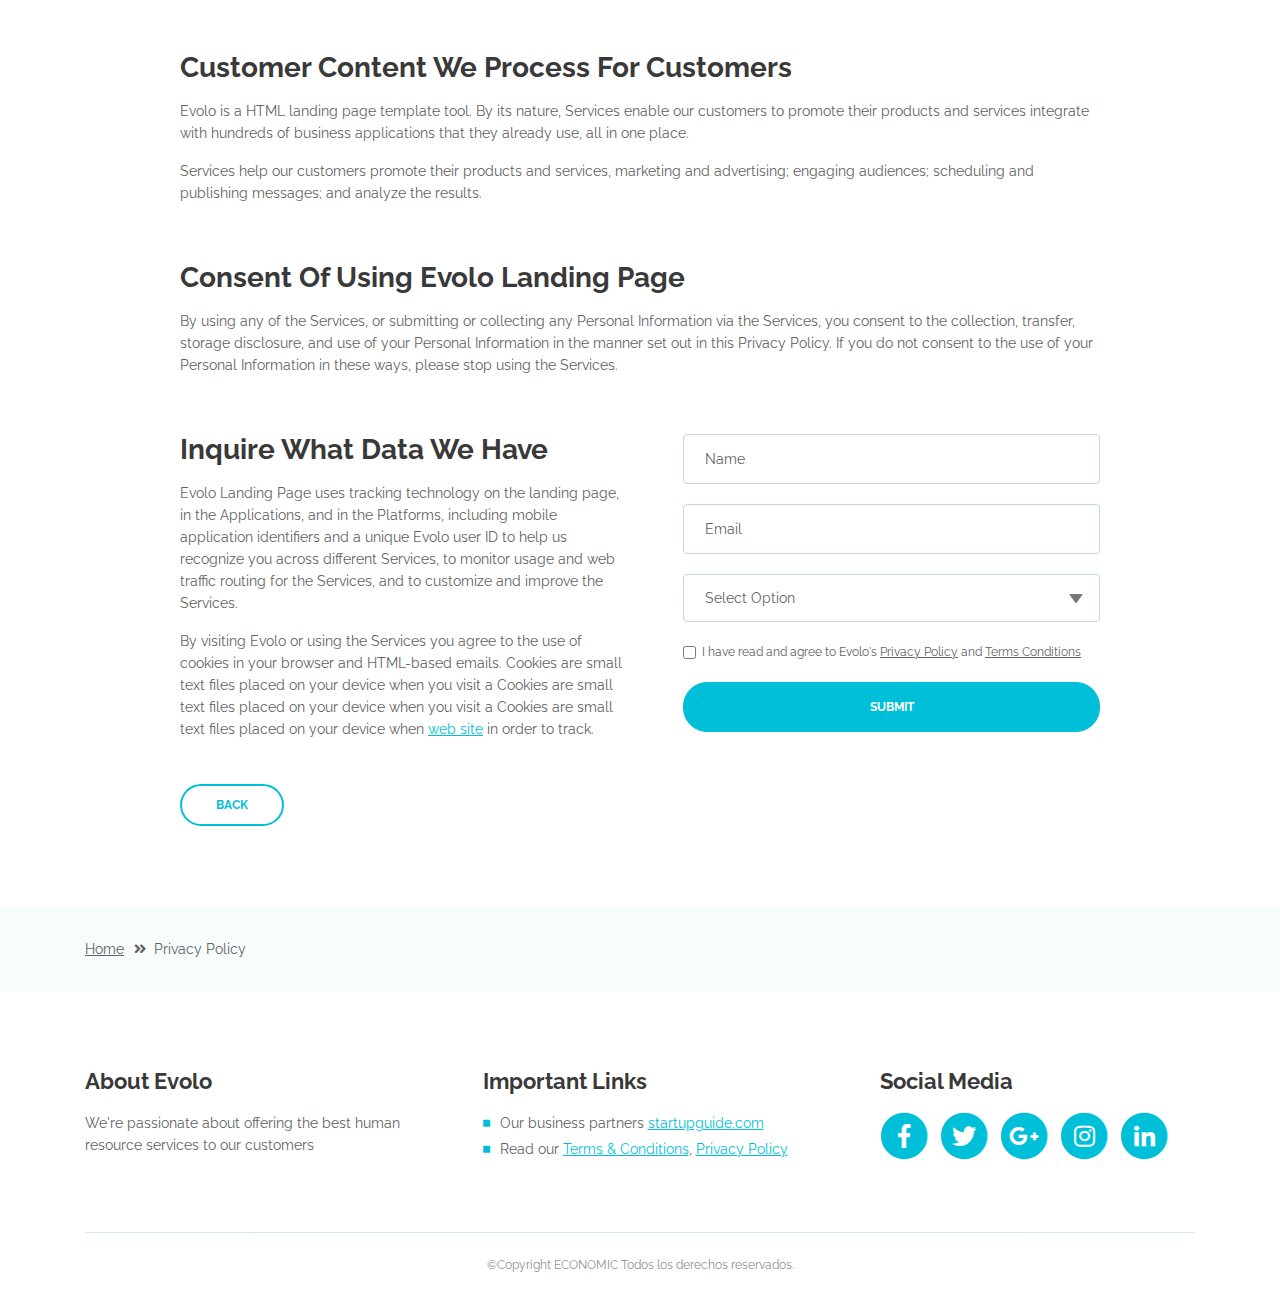
<file: tradelan-web/privacy-policy.html>
<!DOCTYPE html>
<html lang="en">
<head>
    <meta charset="utf-8">
    <meta name="viewport" content="width=device-width, initial-scale=1, shrink-to-fit=no">
    
    <!-- SEO Meta Tags -->
    <meta name="description" content="Create a stylish landing page for your business startup and get leads for the offered services with this HTML landing page template.">
    <meta name="author" content="Inovatik">

    <!-- OG Meta Tags to improve the way the post looks when you share the page on LinkedIn, Facebook, Google+ -->
	<meta property="og:site_name" content="" /> <!-- website name -->
	<meta property="og:site" content="" /> <!-- website link -->
	<meta property="og:title" content=""/> <!-- title shown in the actual shared post -->
	<meta property="og:description" content="" /> <!-- description shown in the actual shared post -->
	<meta property="og:image" content="" /> <!-- image link, make sure it's jpg -->
	<meta property="og:url" content="" /> <!-- where do you want your post to link to -->
	<meta property="og:type" content="article" />

    <!-- Website Title -->
    <title>Privacy Policy - Evolo - StartUp HTML Landing Page Template</title>
    
    <!-- Styles -->
    <link href="https://fonts.googleapis.com/css?family=Raleway:400,400i,600,700,700i&amp;subset=latin-ext" rel="stylesheet">
    <link href="css/bootstrap.css" rel="stylesheet">
    <link href="css/fontawesome-all.css" rel="stylesheet">
    <link href="css/swiper.css" rel="stylesheet">
	<link href="css/magnific-popup.css" rel="stylesheet">
    <link href="css/styles.css" rel="stylesheet">
	
	<!-- Favicon  -->
    <link rel="icon" href="images/favicon.png">
</head>
<body data-spy="scroll" data-target=".fixed-top">
    
    <!-- Preloader -->
	<div class="spinner-wrapper">
        <div class="spinner">
            <div class="bounce1"></div>
            <div class="bounce2"></div>
            <div class="bounce3"></div>
        </div>
    </div>
    <!-- end of preloader -->
    

    <!-- Navbar -->
    <nav class="navbar navbar-expand-lg navbar-dark navbar-custom fixed-top">
        <!-- Text Logo - Use this if you don't have a graphic logo -->
        <!-- <a class="navbar-brand logo-text page-scroll" href="index.html">Evolo</a> -->

        <!-- Image Logo -->
        <a class="navbar-brand logo-image" href="index.html"><img src="images/logo.svg" alt="alternative"></a>
        
        <!-- Mobile Menu Toggle Button -->
        <button class="navbar-toggler" type="button" data-toggle="collapse" data-target="#navbarsExampleDefault" aria-controls="navbarsExampleDefault" aria-expanded="false" aria-label="Toggle navigation">
            <span class="navbar-toggler-awesome fas fa-bars"></span>
            <span class="navbar-toggler-awesome fas fa-times"></span>
        </button>
        <!-- end of mobile menu toggle button -->

        <div class="collapse navbar-collapse" id="navbarsExampleDefault">
            <ul class="navbar-nav ml-auto">
                <li class="nav-item">
                    <a class="nav-link page-scroll" href="index.html#header">Home <span class="sr-only">(current)</span></a>
                </li>
                <li class="nav-item">
                    <a class="nav-link page-scroll" href="index.html#services">Services</a>
                </li>
                <li class="nav-item">
                    <a class="nav-link page-scroll" href="index.html#details">Pricing</a>
                </li>
                <li class="nav-item">
                    <a class="nav-link page-scroll" href="index.html#pricing">Register</a>
                </li>

                <!-- Dropdown Menu -->          
                <li class="nav-item dropdown">
                    <a class="nav-link dropdown-toggle page-scroll" href="index.html#about" id="navbarDropdown" role="button" aria-haspopup="true" aria-expanded="false">About</a>
                    <div class="dropdown-menu" aria-labelledby="navbarDropdown">
                        <a class="dropdown-item" href="terms-conditions.html"><span class="item-text">Terms Conditions</span></a>
                        <div class="dropdown-items-divide-hr"></div>
                        <a class="dropdown-item" href="privacy-policy.html"><span class="item-text">Privacy Policy</span></a>
                    </div>
                </li>
                <!-- end of dropdown menu -->

                <li class="nav-item">
                    <a class="nav-link page-scroll" href="index.html#contact">Contact</a>
                </li>
            </ul>
            <span class="nav-item social-icons">
                <span class="fa-stack">
                    <a href="#your-link">
                        <i class="fas fa-circle fa-stack-2x facebook"></i>
                        <i class="fab fa-facebook-f fa-stack-1x"></i>
                    </a>
                </span>
                <span class="fa-stack">
                    <a href="#your-link">
                        <i class="fas fa-circle fa-stack-2x twitter"></i>
                        <i class="fab fa-twitter fa-stack-1x"></i>
                    </a>
                </span>
            </span>
        </div>
    </nav> <!-- end of navbar -->
    <!-- end of navbar -->


    <!-- Header -->
    <header id="header" class="ex-header">
        <div class="container">
            <div class="row">
                <div class="col-md-12">
                    <h1>Privacy Policy</h1>
                </div> <!-- end of col -->
            </div> <!-- end of row -->
        </div> <!-- end of container -->
    </header> <!-- end of ex-header -->
    <!-- end of header -->


    <!-- Breadcrumbs -->
    <div class="ex-basic-1">
        <div class="container">
            <div class="row">
                <div class="col-lg-12">
                    <div class="breadcrumbs">
                        <a href="index.html">Home</a><i class="fa fa-angle-double-right"></i><span>Privacy Policy</span>
                    </div> <!-- end of breadcrumbs -->
                </div> <!-- end of col -->
            </div> <!-- end of row -->
        </div> <!-- end of container -->
    </div> <!-- end of ex-basic-1 -->
    <!-- end of breadcrumbs -->


    <!-- Privacy Content -->
    <div class="ex-basic-2">
        <div class="container">
            <div class="row">
                <div class="col-lg-10 offset-lg-1">
                    <div class="text-container">
                        <h3>Private Data We Receive And Collect</h3>
                        <p>Evolo also automatically collects and receives certain information from your computer or mobile device, including the activities you perform on our Website, the Platforms, and the Applications, the type of hardware and software you are using (for example, your operating system or browser), and information obtained from cookies. For example, each time you visit the Website or otherwise use the Services, we automatically collect your IP address, browser and device type, access times, the web page from which you came, the regions from which you navigate the web page, and the web page(s) you access (as applicable).</p>
                        <p>When you first register for a Evolo account, and when you use the Services, we collect some <a class="turquoise" href="#your-link">Personal Information</a> about you such as:</p>
                        <div class="row">
                            <div class="col-md-6">
                                <ul class="list-unstyled li-space-lg indent">
                                    <li class="media">
                                        <i class="fas fa-square"></i>
                                        <div class="media-body">The geographic area where you use your computer and mobile devices</div>
                                    </li>
                                    <li class="media">
                                        <i class="fas fa-square"></i>
                                        <div class="media-body">Your full name, username, and email address and other contact details</div>
                                    </li>
                                    <li class="media">
                                        <i class="fas fa-square"></i>
                                        <div class="media-body">A unique Evolo user ID (an alphanumeric string) which is assigned to you upon registration</div>
                                    </li>
                                    <li class="media">
                                        <i class="fas fa-square"></i>
                                        <div class="media-body">Other optional information as part of your account profile</div>
                                    </li>
                                    <li class="media">
                                        <i class="fas fa-square"></i>
                                        <div class="media-body">Your IP Address and, when applicable, timestamp related to your consent and confirmation of consent</div>
                                    </li>
                                    <li class="media">
                                        <i class="fas fa-square"></i>
                                        <div class="media-body">Other information submitted by you or your organizational representatives via various methods</div>
                                    </li>
                                </ul>
                            </div> <!-- end of col -->

                            <div class="col-md-6">
                                <ul class="list-unstyled li-space-lg indent">
                                    <li class="media">
                                        <i class="fas fa-square"></i>
                                        <div class="media-body">Your billing address and any necessary other information to complete any financial transaction, and when making purchases through the Services, we may also collect your credit card or PayPal information</div>
                                    </li>
                                    <li class="media">
                                        <i class="fas fa-square"></i>
                                        <div class="media-body">User generated content (such as messages, posts, comments, pages, profiles, images, feeds or communications exchanged on the Supported Platforms)</div>
                                    </li>
                                    <li class="media">
                                        <i class="fas fa-square"></i>
                                        <div class="media-body">Images or other files that you may publish via our Services</div>
                                    </li>
                                    <li class="media">
                                        <i class="fas fa-square"></i>
                                        <div class="media-body">Information (such as messages, posts, comments, pages, profiles, images) we may receive relating to communications you send us, such as queries or comments concerning</div>
                                    </li>
                                </ul>
                            </div> <!-- end of col -->
                        </div> <!-- end of row -->
                    </div> <!-- end of text-container-->
                    
                    <div class="text-container">
                        <h3>How We Use Evolo Landing Page Data</h3>
                        <p>Evolo SaaS Landing Page Template uses visitors' data for the following general purposes:</p>
                        <ol class="li-space-lg">
                            <li>To identify you when you login to your account</li>
                            <li>To enable us to operate the Services and provide them to you</li>
                            <li>To verify your transactions and for purchase confirmation, billing, security, and authentication (including security tokens for communication with installed)</li>
                            <li>To analyze the Website or the other Services and information about our visitors and users, including research into our user demographics and user behaviour in order to improve our content and Services</li>
                            <li>To contact you about your account and provide customer service support, including responding to your comments and questions</li>
                            <li>To share aggregate (non-identifiable) statistics about users of the Services to prospective advertisers and partners</li>
                            <li>To keep you informed about the Services, features, surveys, newsletters, offers, surveys, newsletters, offers, contests and events we think you may find useful or which you have requested from us</li>
                            <li>To sell or market Evolo Landing Page products and services to you</li>
                            <li>To better understand your needs and the needs of users in the aggregate, diagnose problems, analyze trends, improve the features and usability of the Services, and better understand and market to our customers and users</li>
                            <li>To keep the Services safe and secure</li>
                            <li>We also use non-identifiable information gathered for statistical purposes to keep track of the number of visits to the Services with a view to introducing improvements and improving usability of the Services. We may share this type of statistical data so that our partners also understand how often people use the Services, so that they, too, may provide you with an optimal experience.</li>
                        </ol>
                    </div> <!-- end of text-container -->

                    <div class="text-container">
                        <h3>Customer Content We Process For Customers</h3>
                        <p>Evolo is a HTML landing page template tool. By its nature, Services enable our customers to promote their products and services integrate with hundreds of business applications that they already use, all in one place.</p>
                        <p>Services help our customers promote their products and services, marketing and advertising; engaging audiences; scheduling and publishing messages; and analyze the results.</p>
                    </div> <!-- end of text container -->

                    <div class="text-container">
                        <h3>Consent Of Using Evolo Landing Page</h3>
					    <p class="mb-5">By using any of the Services, or submitting or collecting any Personal Information via the Services, you consent to the collection, transfer, storage disclosure, and use of your Personal Information in the manner set out in this Privacy Policy. If you do not consent to the use of your Personal Information in these ways, please stop using the Services.</p>
                    </div> <!-- end of text-container -->
                                       
                    <div class="row">
                        <div class="col-md-6">
                            <div class="text-container last">
                                <h3>Inquire What Data We Have</h3>
                                <p>Evolo Landing Page uses tracking technology on the landing page, in the Applications, and in the Platforms, including mobile application identifiers and a unique Evolo user ID to help us recognize you across different Services, to monitor usage and web traffic routing for the Services, and to customize and improve the Services.</p>
                                <p> By visiting Evolo or using the Services you agree to the use of cookies in your browser and HTML-based emails. Cookies are small text files placed on your device when you visit a Cookies are small text files placed on your device when you visit a Cookies are small text files placed on your device when <a class="turquoise" href="#your-link">web site</a> in order to track.</p>
                            </div> <!-- end of text container -->
                        </div> <!-- end of col-->
                        <div class="col-md-6">

                            <!-- Privacy Form -->
                            <div class="form-container">
                                <form id="privacyForm" data-toggle="validator" data-focus="false">
                                    <div class="form-group">
                                        <input type="text" class="form-control-input" id="pname" required>
                                        <label class="label-control" for="pname">Name</label>
                                        <div class="help-block with-errors"></div>
                                    </div>
                                    <div class="form-group">
                                        <input type="email" class="form-control-input" id="pemail" required>
                                        <label class="label-control" for="pemail">Email</label>
                                        <div class="help-block with-errors"></div>
                                    </div>
                                    <div class="form-group">
                                        <select class="form-control-select" id="pselect" required>
                                            <option class="select-option" value="" disabled selected>Select Option</option>
                                            <option class="select-option" value="Delete data">Delete my data</option>
                                            <option class="select-option" value="Show me data">Show me my data</option>
                                        </select>
                                        <div class="help-block with-errors"></div>
                                    </div>
                                    <div class="form-group checkbox">
                                        <input type="checkbox" id="pterms" value="Agreed-to-Terms" required>I have read and agree to Evolo's <a href="privacy-policy.html">Privacy Policy</a> and <a href="terms-conditions.html">Terms Conditions</a>
                                        <div class="help-block with-errors"></div>
                                    </div>
                                    <div class="form-group">
                                        <button type="submit" class="form-control-submit-button">SUBMIT</button>
                                    </div>
                                    <div class="form-message">
                                        <div id="pmsgSubmit" class="h3 text-center hidden"></div>
                                    </div>
                                </form>
                            </div> <!-- end of form container -->
                            <!-- end of privacy form -->

                        </div> <!-- end of col--> 
                    </div> <!-- end of row -->
                    <a class="btn-outline-reg back" href="index.html">BACK</a>
                </div> <!-- end of col-->
            </div> <!-- end of row -->
        </div> <!-- end of container -->
    </div> <!-- end of ex-basic-2 -->
    <!-- end of privacy content -->


    <!-- Breadcrumbs -->
    <div class="ex-basic-1">
        <div class="container">
            <div class="row">
                <div class="col-lg-12">
                    <div class="breadcrumbs">
                        <a href="index.html">Home</a><i class="fa fa-angle-double-right"></i><span>Privacy Policy</span>
                    </div> <!-- end of breadcrumbs -->
                </div> <!-- end of col -->
            </div> <!-- end of row -->
        </div> <!-- end of container -->
    </div> <!-- end of ex-basic-1 -->
    <!-- end of breadcrumbs -->

    
    <!-- Footer -->
    <div class="footer">
        <div class="container">
            <div class="row">
                <div class="col-md-4">
                    <div class="footer-col">
                        <h4>About Evolo</h4>
                        <p>We're passionate about offering the best human resource services to our customers</p>
                    </div>
                </div> <!-- end of col -->
                <div class="col-md-4">
                    <div class="footer-col middle">
                        <h4>Important Links</h4>
                        <ul class="list-unstyled li-space-lg">
                            <li class="media">
                                <i class="fas fa-square"></i>
                                <div class="media-body">Our business partners <a class="turquoise" href="#your-link">startupguide.com</a></div>
                            </li>
                            <li class="media">
                                <i class="fas fa-square"></i>
                                <div class="media-body">Read our <a class="turquoise" href="terms-conditions.html">Terms & Conditions</a>, <a class="turquoise" href="privacy-policy.html">Privacy Policy</a></div>
                            </li>
                        </ul>
                    </div>
                </div> <!-- end of col -->
                <div class="col-md-4">
                    <div class="footer-col last">
                        <h4>Social Media</h4>
                        <span class="fa-stack fa-lg">
                            <a href="#your-link">
                                <i class="fas fa-circle fa-stack-2x"></i>
                                <i class="fab fa-facebook-f fa-stack-1x"></i>
                            </a>
                        </span>
                        <span class="fa-stack fa-lg">
                            <a href="#your-link">
                                <i class="fas fa-circle fa-stack-2x"></i>
                                <i class="fab fa-twitter fa-stack-1x"></i>
                            </a>
                        </span>
                        <span class="fa-stack fa-lg">
                            <a href="#your-link">
                                <i class="fas fa-circle fa-stack-2x"></i>
                                <i class="fab fa-google-plus-g fa-stack-1x"></i>
                            </a>
                        </span>
                        <span class="fa-stack fa-lg">
                            <a href="#your-link">
                                <i class="fas fa-circle fa-stack-2x"></i>
                                <i class="fab fa-instagram fa-stack-1x"></i>
                            </a>
                        </span>
                        <span class="fa-stack fa-lg">
                            <a href="#your-link">
                                <i class="fas fa-circle fa-stack-2x"></i>
                                <i class="fab fa-linkedin-in fa-stack-1x"></i>
                            </a>
                        </span>
                    </div> 
                </div> <!-- end of col -->
            </div> <!-- end of row -->
        </div> <!-- end of container -->
    </div> <!-- end of footer -->  
    <!-- end of footer -->


    <!-- Copyright -->
    <div class="copyright">
        <div class="container">
            <div class="row">
                <div class="col-lg-12">
                    <p class="p-small">©Copyright ECONOMIC Todos los derechos reservados.</p>
                </div> <!-- end of col -->
            </div> <!-- enf of row -->
        </div> <!-- end of container -->
    </div> <!-- end of copyright --> 
    <!-- end of copyright -->

	
    <!-- Scripts -->
    <script src="js/jquery.min.js"></script> <!-- jQuery for Bootstrap's JavaScript plugins -->
    <script src="js/popper.min.js"></script> <!-- Popper tooltip library for Bootstrap -->
    <script src="js/bootstrap.min.js"></script> <!-- Bootstrap framework -->
    <script src="js/jquery.easing.min.js"></script> <!-- jQuery Easing for smooth scrolling between anchors -->
    <script src="js/swiper.min.js"></script> <!-- Swiper for image and text sliders -->
    <script src="js/jquery.magnific-popup.js"></script> <!-- Magnific Popup for lightboxes -->
    <script src="js/validator.min.js"></script> <!-- Validator.js - Bootstrap plugin that validates forms -->
    <script src="js/scripts.js"></script> <!-- Custom scripts -->
    
</body>
</html>
</file>
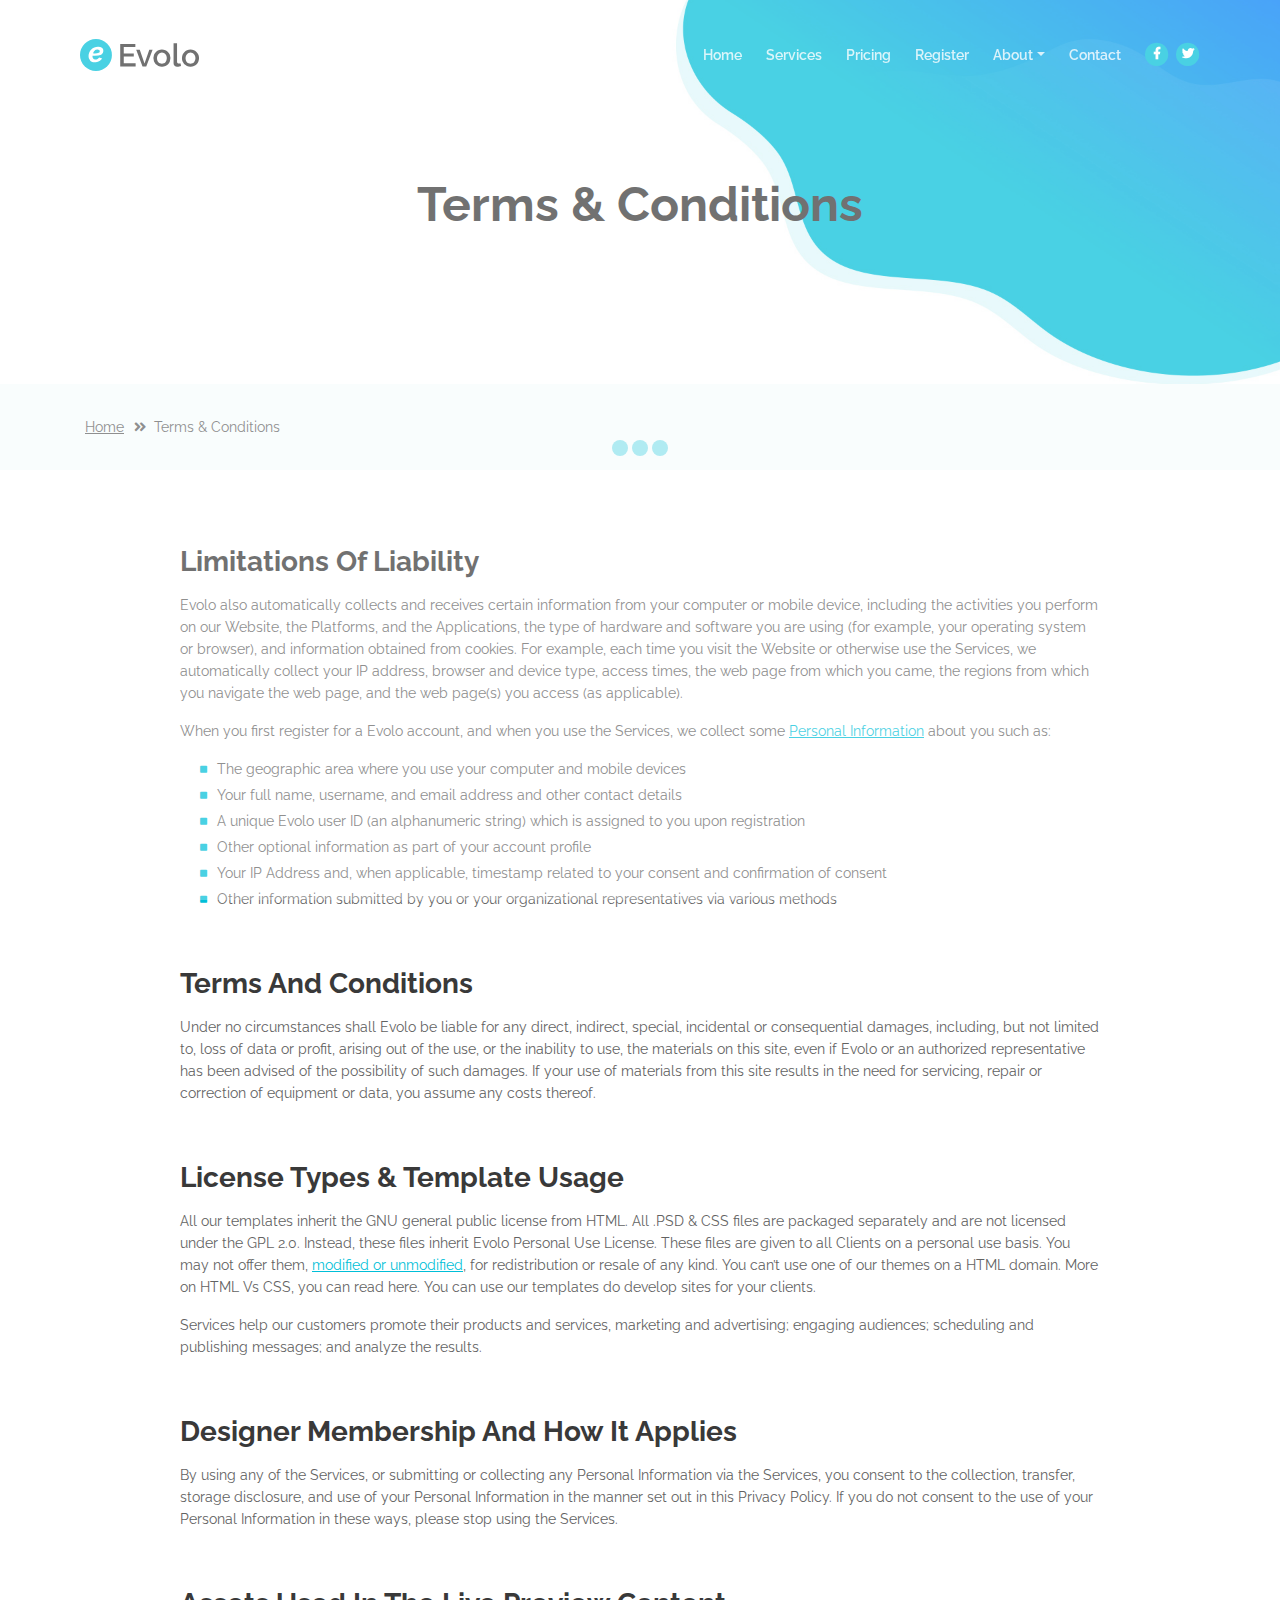
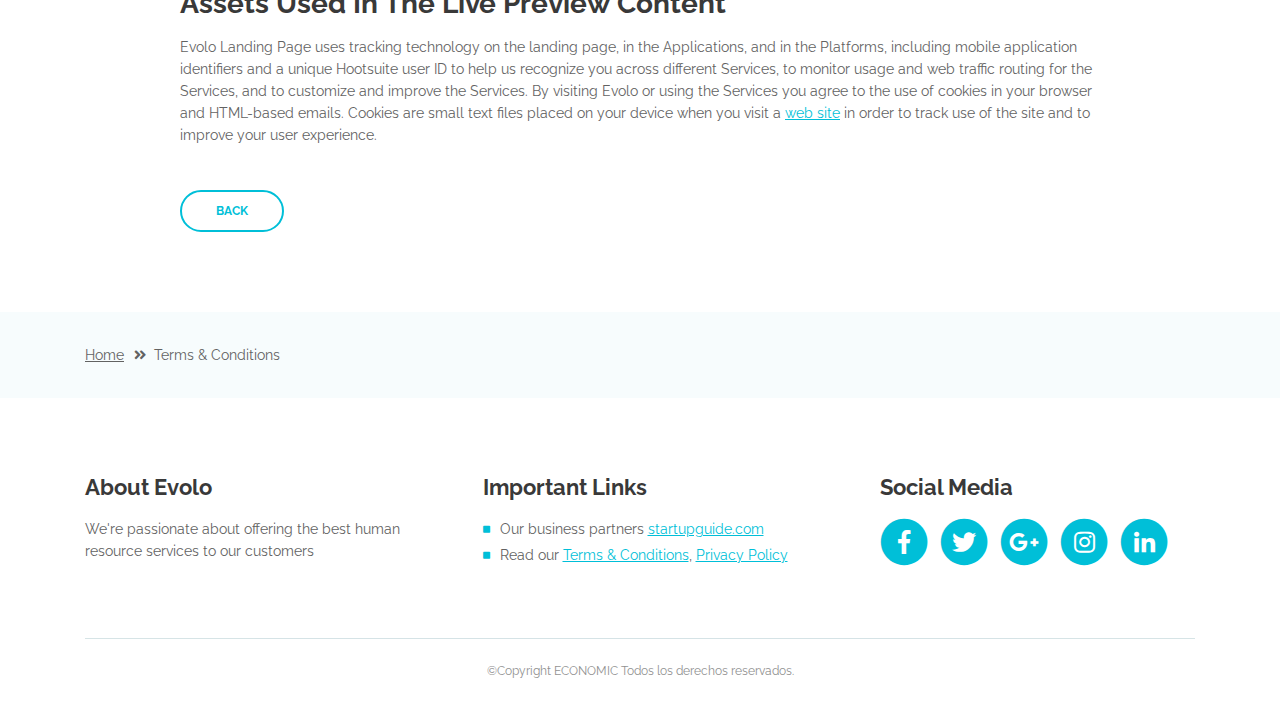
<file: tradelan-web/terms-conditions.html>
<!DOCTYPE html>
<html lang="en">
<head>
    <meta charset="utf-8">
    <meta name="viewport" content="width=device-width, initial-scale=1, shrink-to-fit=no">
    
    <!-- SEO Meta Tags -->
    <meta name="description" content="Create a stylish landing page for your business startup and get leads for the offered services with this HTML landing page template.">
    <meta name="author" content="Inovatik">

    <!-- OG Meta Tags to improve the way the post looks when you share the page on LinkedIn, Facebook, Google+ -->
	<meta property="og:site_name" content="" /> <!-- website name -->
	<meta property="og:site" content="" /> <!-- website link -->
	<meta property="og:title" content=""/> <!-- title shown in the actual shared post -->
	<meta property="og:description" content="" /> <!-- description shown in the actual shared post -->
	<meta property="og:image" content="" /> <!-- image link, make sure it's jpg -->
	<meta property="og:url" content="" /> <!-- where do you want your post to link to -->
	<meta property="og:type" content="article" />

    <!-- Website Title -->
    <title>Terms Conditions - Evolo - StartUp HTML Landing Page Template</title>
    
    <!-- Styles -->
    <link href="https://fonts.googleapis.com/css?family=Raleway:400,400i,600,700,700i&amp;subset=latin-ext" rel="stylesheet">
    <link href="css/bootstrap.css" rel="stylesheet">
    <link href="css/fontawesome-all.css" rel="stylesheet">
    <link href="css/swiper.css" rel="stylesheet">
	<link href="css/magnific-popup.css" rel="stylesheet">
	<link href="css/styles.css" rel="stylesheet">
	
	<!-- Favicon  -->
    <link rel="icon" href="images/favicon.png">
</head>
<body data-spy="scroll" data-target=".fixed-top">
    
    <!-- Preloader -->
	<div class="spinner-wrapper">
        <div class="spinner">
            <div class="bounce1"></div>
            <div class="bounce2"></div>
            <div class="bounce3"></div>
        </div>
    </div>
    <!-- end of preloader -->
    

    <!-- Navbar -->
    <nav class="navbar navbar-expand-lg navbar-dark navbar-custom fixed-top">
        <!-- Text Logo - Use this if you don't have a graphic logo -->
        <!-- <a class="navbar-brand logo-text page-scroll" href="index.html">Evolo</a> -->

        <!-- Image Logo -->
        <a class="navbar-brand logo-image" href="index.html"><img src="images/logo.svg" alt="alternative"></a>
        
        <!-- Mobile Menu Toggle Button -->
        <button class="navbar-toggler" type="button" data-toggle="collapse" data-target="#navbarsExampleDefault" aria-controls="navbarsExampleDefault" aria-expanded="false" aria-label="Toggle navigation">
            <span class="navbar-toggler-awesome fas fa-bars"></span>
            <span class="navbar-toggler-awesome fas fa-times"></span>
        </button>
        <!-- end of mobile menu toggle button -->

        <div class="collapse navbar-collapse" id="navbarsExampleDefault">
            <ul class="navbar-nav ml-auto">
                <li class="nav-item">
                    <a class="nav-link page-scroll" href="index.html#header">Home <span class="sr-only">(current)</span></a>
                </li>
                <li class="nav-item">
                    <a class="nav-link page-scroll" href="index.html#services">Services</a>
                </li>
                <li class="nav-item">
                    <a class="nav-link page-scroll" href="index.html#details">Pricing</a>
                </li>
                <li class="nav-item">
                    <a class="nav-link page-scroll" href="index.html#pricing">Register</a>
                </li>

                <!-- Dropdown Menu -->          
                <li class="nav-item dropdown">
                    <a class="nav-link dropdown-toggle page-scroll" href="index.html#about" id="navbarDropdown" role="button" aria-haspopup="true" aria-expanded="false">About</a>
                    <div class="dropdown-menu" aria-labelledby="navbarDropdown">
                        <a class="dropdown-item" href="terms-conditions.html"><span class="item-text">Terms Conditions</span></a>
                        <div class="dropdown-items-divide-hr"></div>
                        <a class="dropdown-item" href="privacy-policy.html"><span class="item-text">Privacy Policy</span></a>
                    </div>
                </li>
                <!-- end of dropdown menu -->

                <li class="nav-item">
                    <a class="nav-link page-scroll" href="index.html#contact">Contact</a>
                </li>
            </ul>
            <span class="nav-item social-icons">
                <span class="fa-stack">
                    <a href="#your-link">
                        <i class="fas fa-circle fa-stack-2x facebook"></i>
                        <i class="fab fa-facebook-f fa-stack-1x"></i>
                    </a>
                </span>
                <span class="fa-stack">
                    <a href="#your-link">
                        <i class="fas fa-circle fa-stack-2x twitter"></i>
                        <i class="fab fa-twitter fa-stack-1x"></i>
                    </a>
                </span>
            </span>
        </div>
    </nav> <!-- end of navbar -->
    <!-- end of navbar -->


    <!-- Header -->
    <header id="header" class="ex-header">
        <div class="container">
            <div class="row">
                <div class="col-lg-12">
                    <h1>Terms & Conditions</h1>
                </div> <!-- end of col -->
            </div> <!-- end of row -->
        </div> <!-- end of container -->
    </header> <!-- end of ex-header -->
    <!-- end of header -->


    <!-- Breadcrumbs -->
    <div class="ex-basic-1">
        <div class="container">
            <div class="row">
                <div class="col-lg-12">
                    <div class="breadcrumbs">
                        <a href="index.html">Home</a><i class="fa fa-angle-double-right"></i><span>Terms & Conditions</span>
                    </div> <!-- end of breadcrumbs -->
                </div> <!-- end of col -->
            </div> <!-- end of row -->
        </div> <!-- end of container -->
    </div> <!-- end of ex-basic-1 -->
    <!-- end of breadcrumbs -->


    <!-- Terms Content -->
    <div class="ex-basic-2">
        <div class="container">
            <div class="row">
                <div class="col-lg-10 offset-lg-1">
                    <div class="text-container">
                        <h3>Limitations Of Liability</h3>
                        <p>Evolo also automatically collects and receives certain information from your computer or mobile device, including the activities you perform on our Website, the Platforms, and the Applications, the type of hardware and software you are using (for example, your operating system or browser), and information obtained from cookies. For example, each time you visit the Website or otherwise use the Services, we automatically collect your IP address, browser and device type, access times, the web page from which you came, the regions from which you navigate the web page, and the web page(s) you access (as applicable).</p>
                        <p>When you first register for a Evolo account, and when you use the Services, we collect some <a class="turquoise" href="#your-link">Personal Information</a> about you such as:</p>
                        <ul class="list-unstyled li-space-lg indent">
                            <li class="media">
                                <i class="fas fa-square"></i>
                                <div class="media-body">The geographic area where you use your computer and mobile devices</div>
                            </li>
                            <li class="media">
                                <i class="fas fa-square"></i>
                                <div class="media-body">Your full name, username, and email address and other contact details</div>
                            </li>
                            <li class="media">
                                <i class="fas fa-square"></i>
                                <div class="media-body">A unique Evolo user ID (an alphanumeric string) which is assigned to you upon registration</div>
                            </li>
                            <li class="media">
                                <i class="fas fa-square"></i>
                                <div class="media-body">Other optional information as part of your account profile</div>
                            </li>
                            <li class="media">
                                <i class="fas fa-square"></i>
                                <div class="media-body">Your IP Address and, when applicable, timestamp related to your consent and confirmation of consent</div>
                            </li>
                            <li class="media">
                                <i class="fas fa-square"></i>
                                <div class="media-body">Other information submitted by you or your organizational representatives via various methods</div>
                            </li>
                        </ul>
                    </div> <!-- end of text-container -->
                    
                    <div class="text-container">
                        <h3>Terms And Conditions</h3>
                        <p>Under no circumstances shall Evolo be liable for any direct, indirect, special, incidental or consequential damages, including, but not limited to, loss of data or profit, arising out of the use, or the inability to use, the materials on this site, even if Evolo or an authorized representative has been advised of the possibility of such damages. If your use of materials from this site results in the need for servicing, repair or correction of equipment or data, you assume any costs thereof.</p>
                    </div> <!-- end of text-container -->

                    <div class="text-container">
                        <h3>License Types & Template Usage</h3>
                        <p>All our templates inherit the GNU general public license from HTML. All .PSD & CSS files are packaged separately and are not licensed under the GPL 2.0. Instead, these files inherit Evolo Personal Use License. These files are given to all Clients on a personal use basis. You may not offer them, <a class="turquoise" href="#your-link">modified or unmodified</a>, for redistribution or resale of any kind. You can’t use one of our themes on a HTML domain. More on HTML Vs CSS, you can read here. You can use our templates do develop sites for your clients.</p>
                        <p>Services help our customers promote their products and services, marketing and advertising; engaging audiences; scheduling and publishing messages; and analyze the results.</p>
                    </div> <!-- end of text-container -->

                    <div class="text-container">
                        <h3>Designer Membership And How It Applies</h3>
                        <p>By using any of the Services, or submitting or collecting any Personal Information via the Services, you consent to the collection, transfer, storage disclosure, and use of your Personal Information in the manner set out in this Privacy Policy. If you do not consent to the use of your Personal Information in these ways, please stop using the Services.</p>
                    </div> <!-- end of text-container -->
                    
                    <div class="text-container last">
                        <h3>Assets Used In The Live Preview Content</h3>
                        <p>Evolo Landing Page uses tracking technology on the landing page, in the Applications, and in the Platforms, including mobile application identifiers and a unique Hootsuite user ID to help us recognize you across different Services, to monitor usage and web traffic routing for the Services, and to customize and improve the Services. By visiting Evolo or using the Services you agree to the use of cookies in your browser and HTML-based emails. Cookies are small text files placed on your device when you visit a <a class="turquoise" href="#your-link">web site</a> in order to track use of the site and to improve your user experience.</p>
                        <a class="btn-outline-reg" href="index.html">BACK</a>
                    </div> <!-- end of text-container -->
                </div>
            </div> <!-- end of row -->
        </div> <!-- end of container -->
    </div> <!-- end of ex-basic -->
    <!-- end of terms content -->

    
    <!-- Breadcrumbs -->
    <div class="ex-basic-1">
        <div class="container">
            <div class="row">
                <div class="col-lg-12">
                    <div class="breadcrumbs">
                        <a href="index.html">Home</a><i class="fa fa-angle-double-right"></i><span>Terms & Conditions</span>
                    </div> <!-- end of breadcrumbs -->
                </div> <!-- end of col -->
            </div> <!-- end of row -->
        </div> <!-- end of container -->
    </div> <!-- end of ex-basic-1 -->
    <!-- end of breadcrumbs -->


    <!-- Footer -->
    <div class="footer">
        <div class="container">
            <div class="row">
                <div class="col-md-4">
                    <div class="footer-col">
                        <h4>About Evolo</h4>
                        <p>We're passionate about offering the best human resource services to our customers</p>
                    </div>
                </div> <!-- end of col -->
                <div class="col-md-4">
                    <div class="footer-col middle">
                        <h4>Important Links</h4>
                        <ul class="list-unstyled li-space-lg">
                            <li class="media">
                                <i class="fas fa-square"></i>
                                <div class="media-body">Our business partners <a class="turquoise" href="#your-link">startupguide.com</a></div>
                            </li>
                            <li class="media">
                                <i class="fas fa-square"></i>
                                <div class="media-body">Read our <a class="turquoise" href="terms-conditions.html">Terms & Conditions</a>, <a class="turquoise" href="privacy-policy.html">Privacy Policy</a></div>
                            </li>
                        </ul>
                    </div>
                </div> <!-- end of col -->
                <div class="col-md-4">
                    <div class="footer-col last">
                        <h4>Social Media</h4>
                        <span class="fa-stack fa-lg">
                            <a href="#your-link">
                                <i class="fas fa-circle fa-stack-2x"></i>
                                <i class="fab fa-facebook-f fa-stack-1x"></i>
                            </a>
                        </span>
                        <span class="fa-stack fa-lg">
                            <a href="#your-link">
                                <i class="fas fa-circle fa-stack-2x"></i>
                                <i class="fab fa-twitter fa-stack-1x"></i>
                            </a>
                        </span>
                        <span class="fa-stack fa-lg">
                            <a href="#your-link">
                                <i class="fas fa-circle fa-stack-2x"></i>
                                <i class="fab fa-google-plus-g fa-stack-1x"></i>
                            </a>
                        </span>
                        <span class="fa-stack fa-lg">
                            <a href="#your-link">
                                <i class="fas fa-circle fa-stack-2x"></i>
                                <i class="fab fa-instagram fa-stack-1x"></i>
                            </a>
                        </span>
                        <span class="fa-stack fa-lg">
                            <a href="#your-link">
                                <i class="fas fa-circle fa-stack-2x"></i>
                                <i class="fab fa-linkedin-in fa-stack-1x"></i>
                            </a>
                        </span>
                    </div> 
                </div> <!-- end of col -->
            </div> <!-- end of row -->
        </div> <!-- end of container -->
    </div> <!-- end of footer -->  
    <!-- end of footer -->


    <!-- Copyright -->
    <div class="copyright">
        <div class="container">
            <div class="row">
                <div class="col-lg-12">
                    <p class="p-small">©Copyright ECONOMIC Todos los derechos reservados.</p>
                </div> <!-- end of col -->
            </div> <!-- enf of row -->
        </div> <!-- end of container -->
    </div> <!-- end of copyright --> 
    <!-- end of copyright -->

	
    <!-- Scripts -->
    <script src="js/jquery.min.js"></script> <!-- jQuery for Bootstrap's JavaScript plugins -->
    <script src="js/popper.min.js"></script> <!-- Popper tooltip library for Bootstrap -->
    <script src="js/bootstrap.min.js"></script> <!-- Bootstrap framework -->
    <script src="js/jquery.easing.min.js"></script> <!-- jQuery Easing for smooth scrolling between anchors -->
    <script src="js/swiper.min.js"></script> <!-- Swiper for image and text sliders -->
    <script src="js/jquery.magnific-popup.js"></script> <!-- Magnific Popup for lightboxes -->
    <script src="js/validator.min.js"></script> <!-- Validator.js - Bootstrap plugin that validates forms -->
    <script src="js/scripts.js"></script> <!-- Custom scripts -->
</body>
</html>
</file>
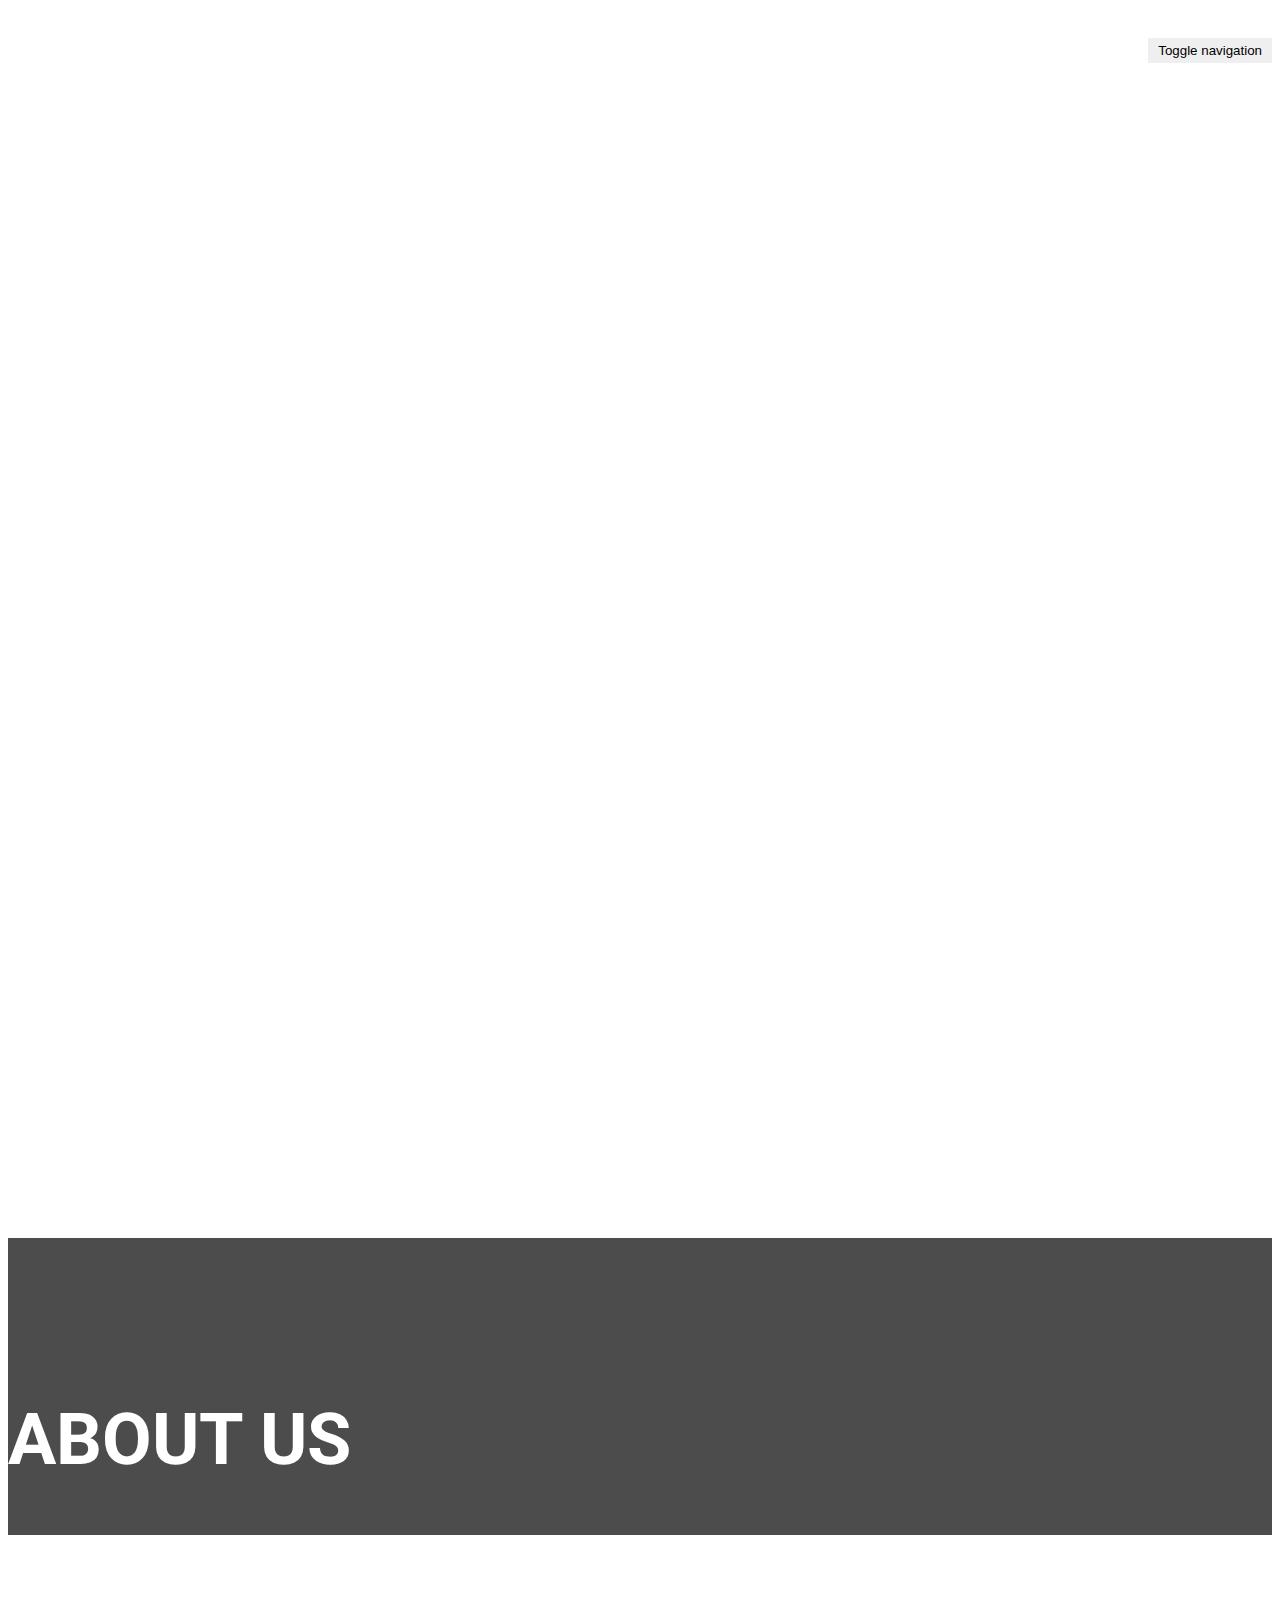
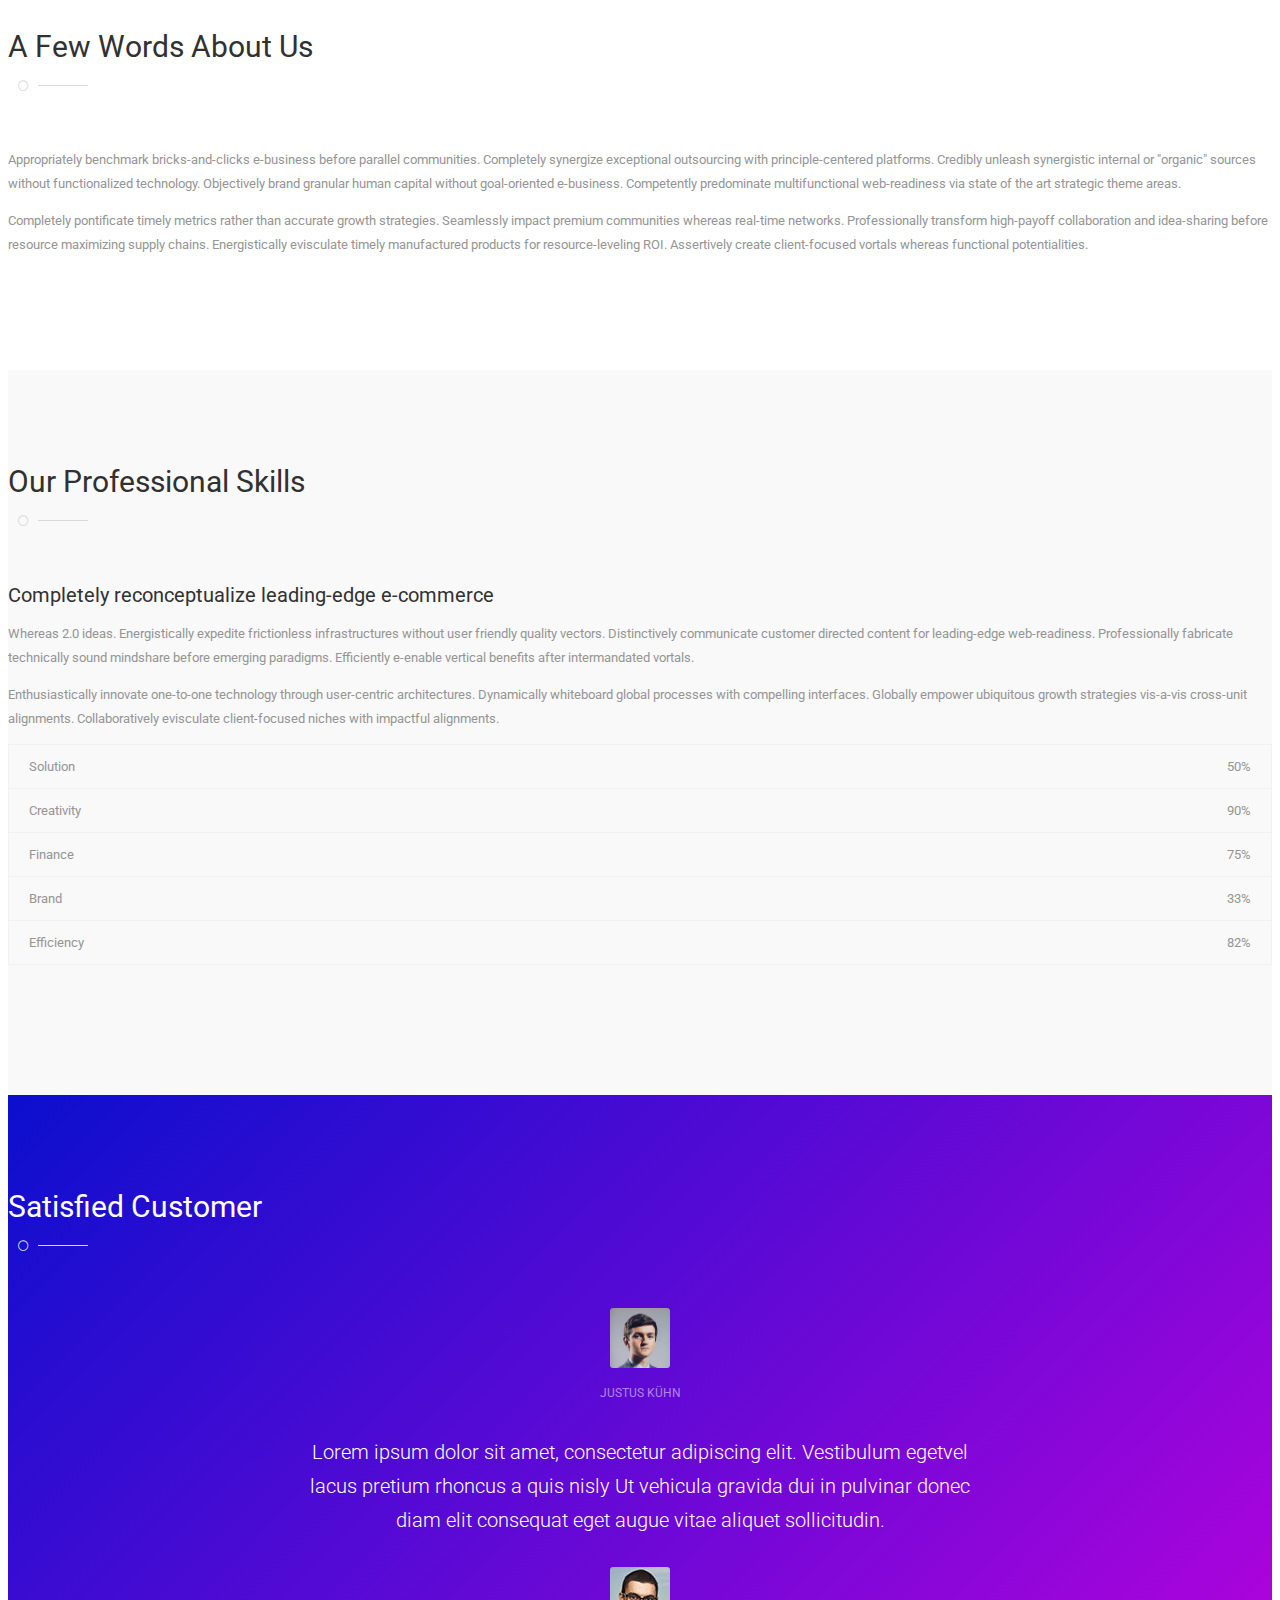
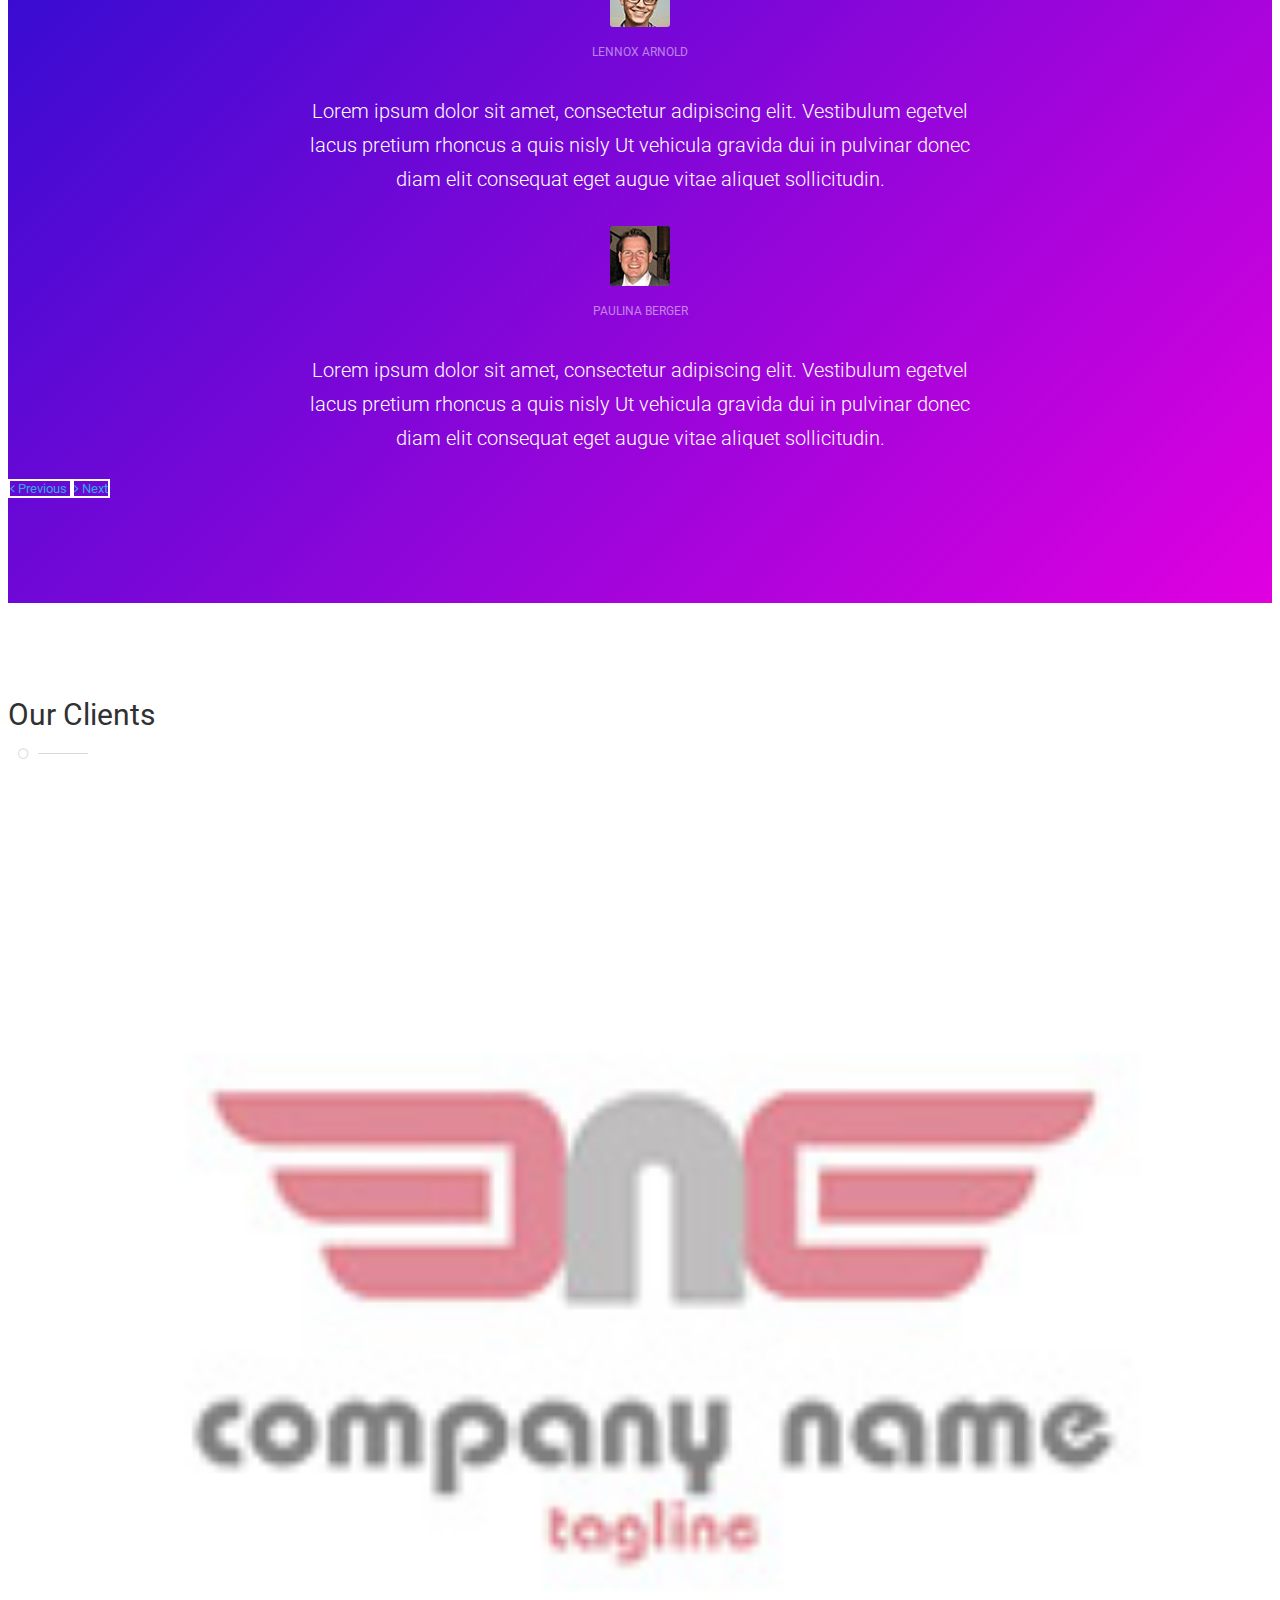
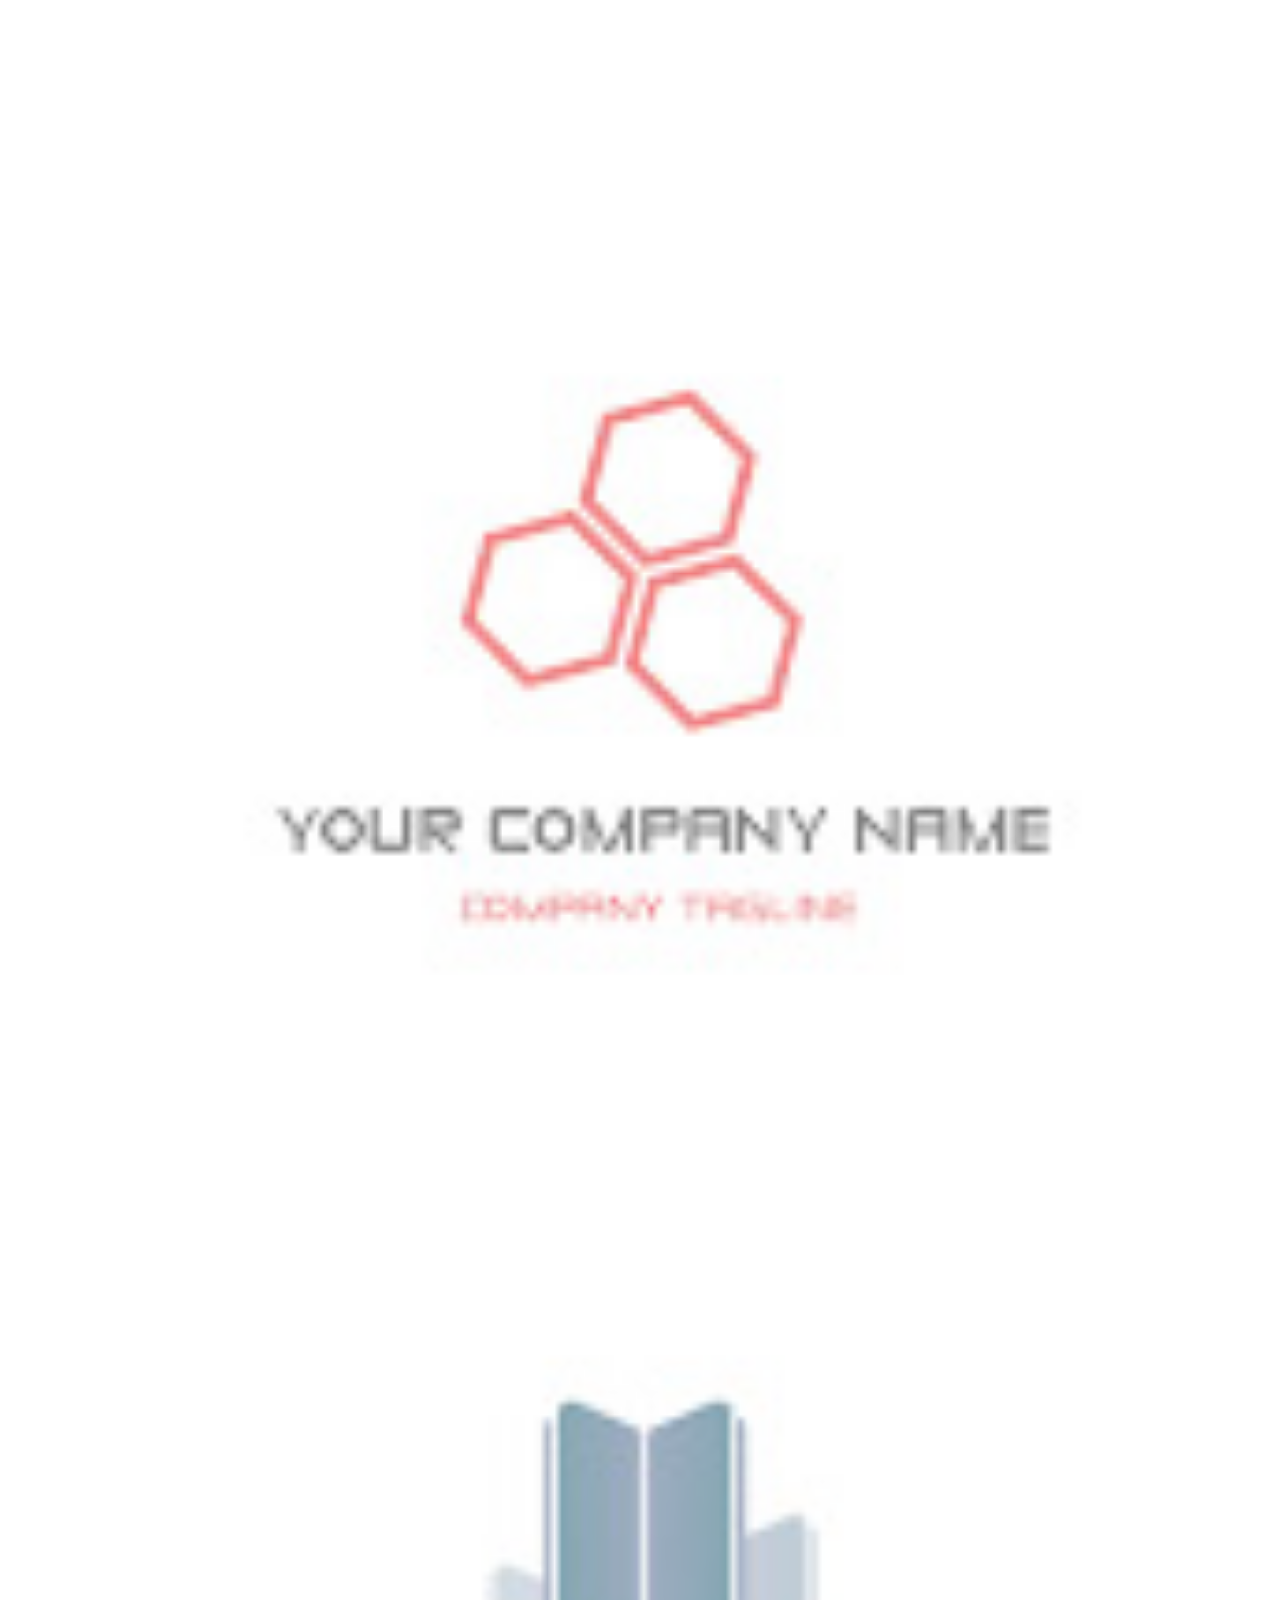
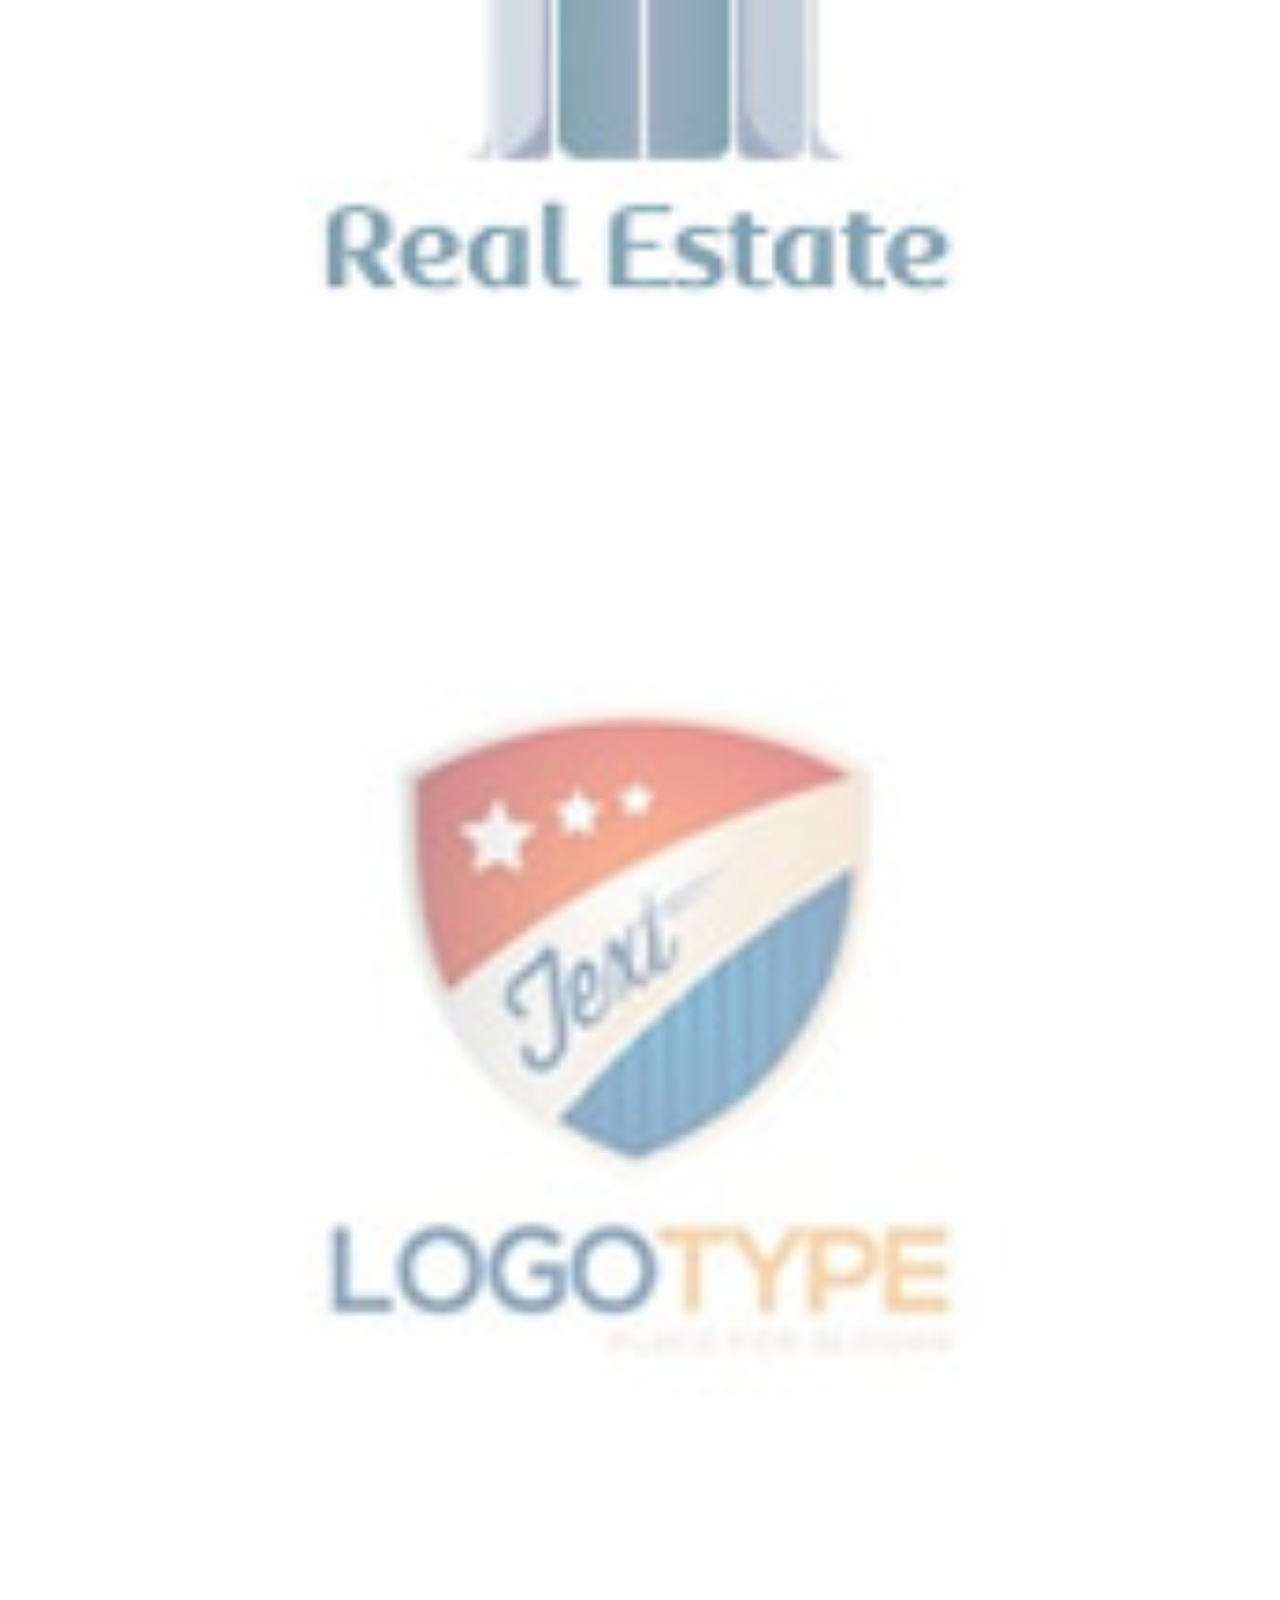
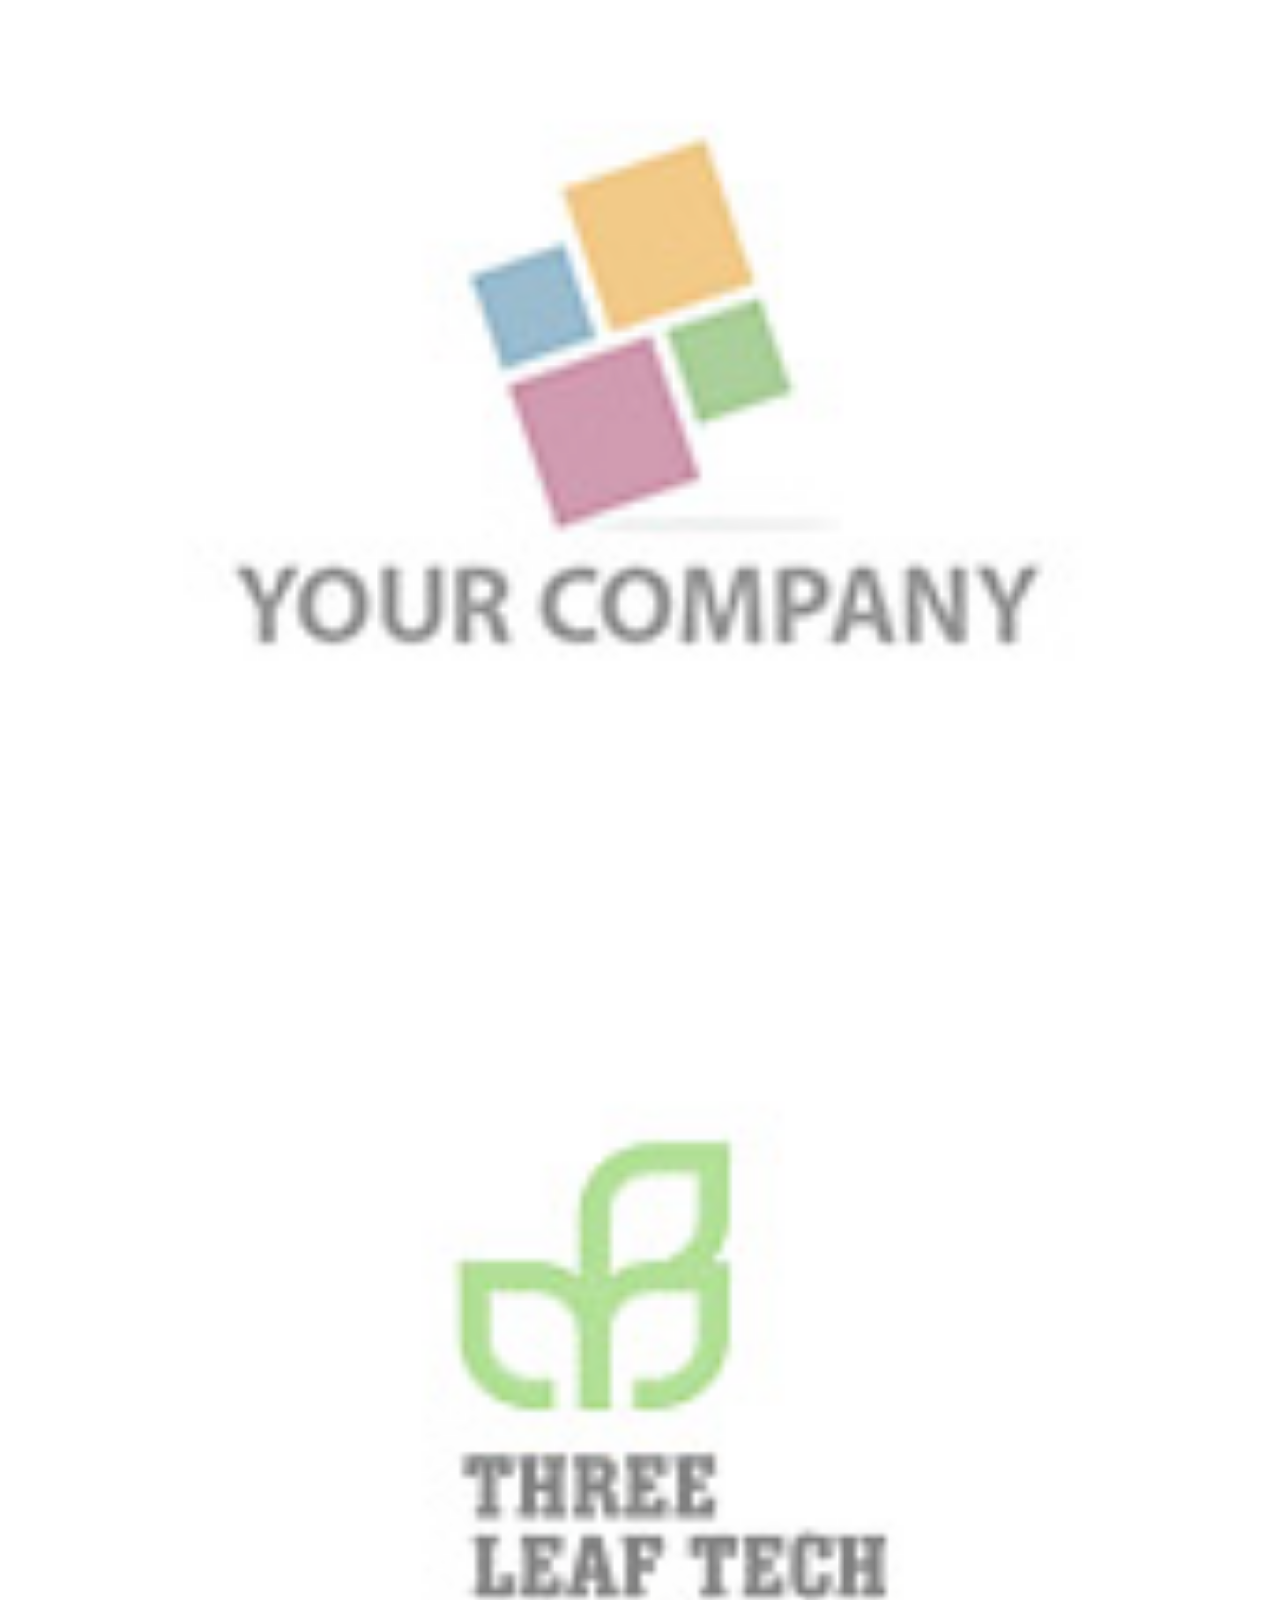
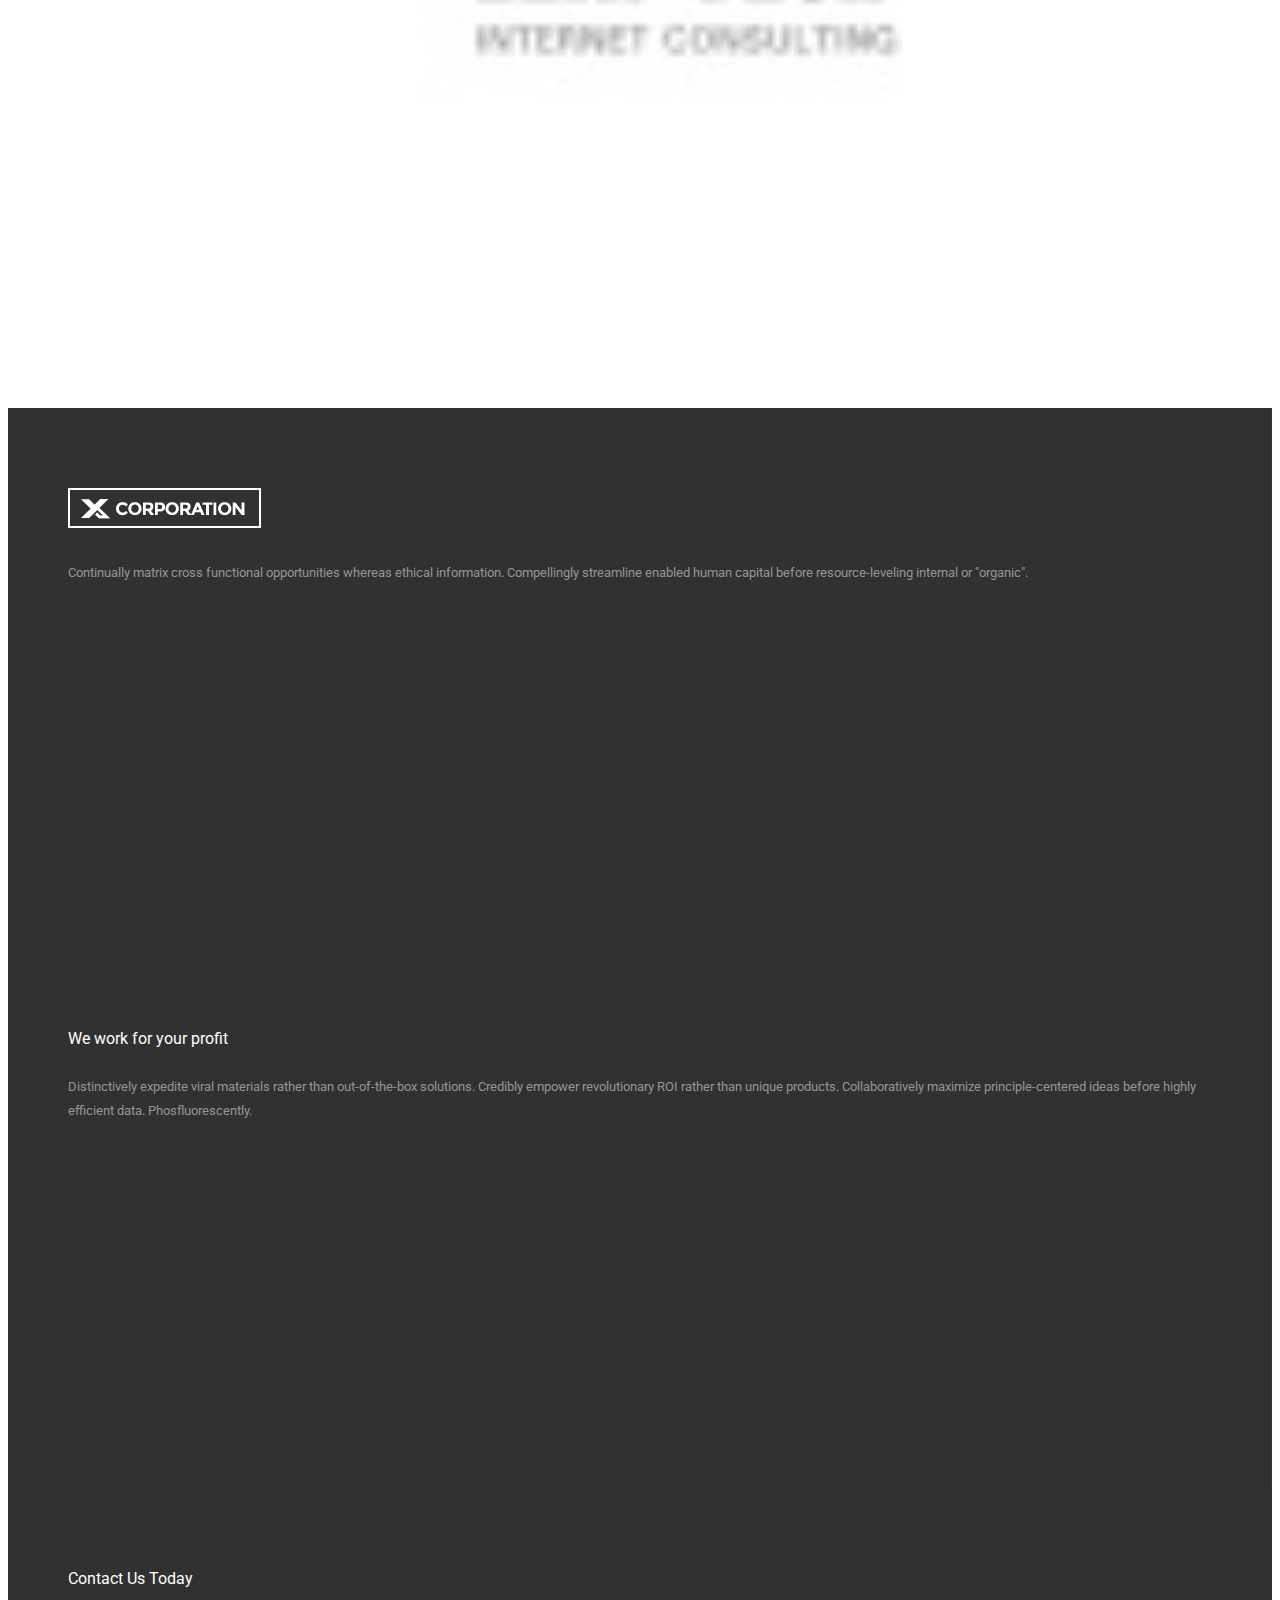
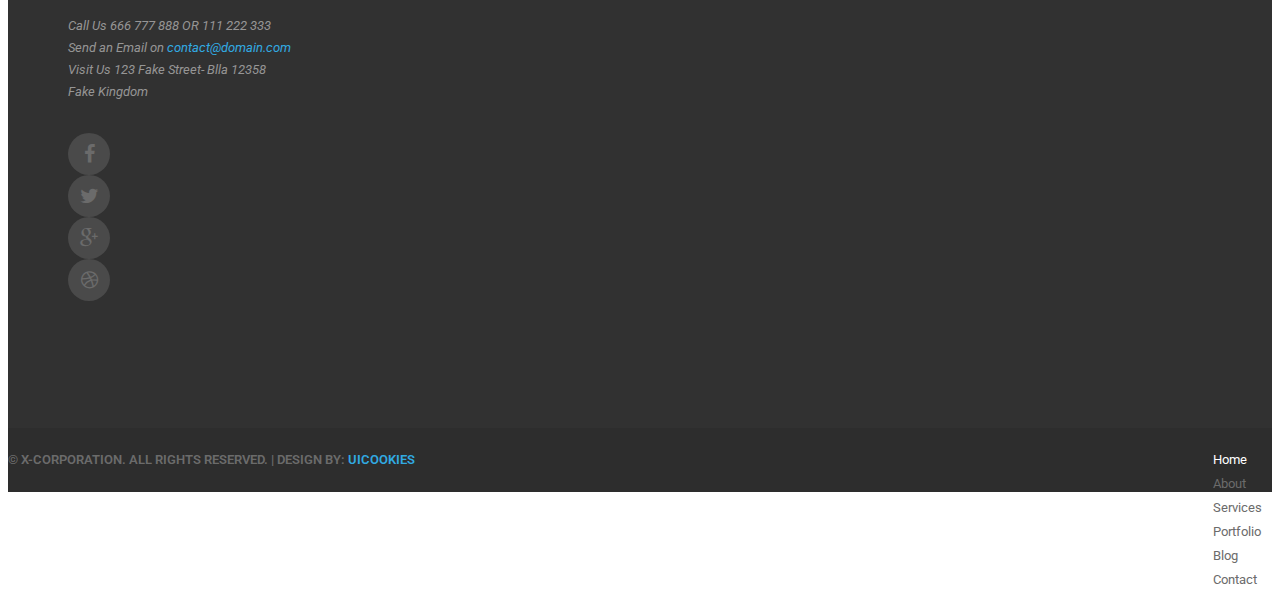
<file: tradelan/about.html>
<!DOCTYPE html>
<html>
<head>
    <meta charset="utf-8">
    <meta http-equiv="X-UA-Compatible" content="IE=edge">
    <meta name="viewport" content="width=device-width, initial-scale=1">
    <!-- The above 3 meta tags *must* come first in the head; any other head content must come *after* these tags -->
    <title>X-Corporation</title>
    <!-- web-fonts -->
    <link href='https://fonts.googleapis.com/css?family=Roboto:400,700,500' rel='stylesheet' type='text/css'>
    <link href='http://fonts.googleapis.com/css?family=Montserrat:400,700' rel='stylesheet' type='text/css'>
    <!-- off-canvas -->
    <link href="css/mobile-menu.css" rel="stylesheet">
    <!-- font-awesome -->
    <link href="fonts/font-awesome/css/font-awesome.min.css" rel="stylesheet">
    <!-- Bootstrap -->
    <link rel="stylesheet" href="https://maxcdn.bootstrapcdn.com/bootstrap/3.3.6/css/bootstrap.min.css"
          integrity="sha384-1q8mTJOASx8j1Au+a5WDVnPi2lkFfwwEAa8hDDdjZlpLegxhjVME1fgjWPGmkzs7" crossorigin="anonymous">
    <!-- Style CSS -->
    <link href="css/style.css" rel="stylesheet">

    <!-- HTML5 shim and Respond.js for IE8 support of HTML5 elements and media queries -->
    <!-- WARNING: Respond.js doesn't work if you view the page via file:// -->
    <!--[if lt IE 9]>
    <script src="https://oss.maxcdn.com/html5shiv/3.7.2/html5shiv.min.js"></script>
    <script src="https://oss.maxcdn.com/respond/1.4.2/respond.min.js"></script>
    <![endif]-->
</head>
<body>
<div id="main-wrapper">

<!-- Page Preloader -->
<div id="preloader">
    <div id="status">
        <div class="status-mes"></div>
    </div>
</div>

<div class="uc-mobile-menu-pusher">

<div class="content-wrapper">
<nav class="navbar m-menu navbar-default navbar-fixed-top">
    <div class="container">
        <!-- Brand and toggle get grouped for better mobile display -->
        <div class="navbar-header">
            <button type="button" class="navbar-toggle collapsed" data-toggle="collapse"
                    data-target="#navbar-collapse-1">
                <span class="sr-only">Toggle navigation</span>
                <span class="icon-bar"></span>
                <span class="icon-bar"></span>
                <span class="icon-bar"></span>
            </button>
            <a class="navbar-brand" href="index.html"><img src="img/logo.png" alt=""></a>
        </div>


        <!-- Collect the nav links, forms, and other content for toggling -->
        <div class="collapse navbar-collapse" id="#navbar-collapse-1">

            <ul class="nav-cta hidden-xs">
                <li class="dropdown"><a href="#" data-toggle="dropdown" class="dropdown-toggle"><i
                        class="fa fa-search"></i></a>
                    <ul class="dropdown-menu">
                        <li>
                            <div class="head-search">
                                <form role="form">
                                    <!-- Input Group -->
                                    <div class="input-group">
                                        <input type="text" class="form-control" placeholder="Type Something">
			                                <span class="input-group-btn">
			                                  <button type="submit" class="btn btn-primary">Search</button>
			                                </span>
                                    </div>
                                </form>
                            </div>
                        </li>
                    </ul>
                </li>
            </ul>

            <ul class="nav navbar-nav navbar-right main-nav">
                <li><a href="index.html">Home</a></li>
                <li class="active"><a href="about.html">About</a></li>
                <li><a href="services.html">Services</a></li>
                <li><a href="contact.html">Contact</a></li>
                <li class="dropdown m-menu-fw"><a href="#" data-toggle="dropdown" class="dropdown-toggle">Features
                    <span><i class="fa fa-angle-down"></i></span></a>
                    <ul class="dropdown-menu">
                        <li>
                            <div class="m-menu-content">
                                <ul class="col-sm-3">
                                    <li class="dropdown-header">Widget Haeder</li>
                                    <li><a href="#">Awesome Features</a></li>
                                    <li><a href="#">Clean Interface</a></li>
                                    <li><a href="#">Available Possibilities</a></li>
                                    <li><a href="#">Responsive Design</a></li>
                                    <li><a href="#">Pixel Perfect Graphics</a></li>
                                </ul>
                                <ul class="col-sm-3">
                                    <li class="dropdown-header">Widget Haeder</li>
                                    <li><a href="#">Awesome Features</a></li>
                                    <li><a href="#">Clean Interface</a></li>
                                    <li><a href="#">Available Possibilities</a></li>
                                    <li><a href="#">Responsive Design</a></li>
                                    <li><a href="#">Pixel Perfect Graphics</a></li>
                                </ul>
                                <ul class="col-sm-3">
                                    <li class="dropdown-header">Widget Haeder</li>
                                    <li><a href="#">Awesome Features</a></li>
                                    <li><a href="#">Clean Interface</a></li>
                                    <li><a href="#">Available Possibilities</a></li>
                                    <li><a href="#">Responsive Design</a></li>
                                    <li><a href="#">Pixel Perfect Graphics</a></li>
                                </ul>
                                <ul class="col-sm-3">
                                    <li class="dropdown-header">Widget Haeder</li>
                                    <li><a href="#">Awesome Features</a></li>
                                    <li><a href="#">Clean Interface</a></li>
                                    <li><a href="#">Available Possibilities</a></li>
                                    <li><a href="#">Responsive Design</a></li>
                                    <li><a href="#">Pixel Perfect Graphics</a></li>
                                </ul>
                            </div>
                        </li>
                    </ul>
                </li>
            </ul>

        </div>
        <!-- .navbar-collapse -->
    </div>
    <!-- .container -->
</nav>
<!-- .nav -->


<section class="single-page-title">
    <div class="container text-center">
        <h2>About us</h2>
    </div>
</section>
<!-- .page-title -->

<section class="about-text ptb-100">
    <section class="section-title">
        <div class="container text-center">
            <h2>A Few Words About Us</h2>
            <span class="bordered-icon"><i class="fa fa-circle-thin"></i></span>
        </div>
    </section>

    <div class="container">
        <div class="row">
            <div class="col-md-6">
                <p>Appropriately benchmark bricks-and-clicks e-business before parallel communities. Completely
                    synergize exceptional outsourcing with principle-centered platforms. Credibly unleash synergistic
                    internal or "organic" sources without functionalized technology. Objectively brand granular human
                    capital without goal-oriented e-business. Competently predominate multifunctional web-readiness via
                    state of the art strategic theme areas.</p>
            </div>
            <div class="col-md-6">
                <p>Completely pontificate timely metrics rather than accurate growth strategies. Seamlessly impact
                    premium communities whereas real-time networks. Professionally transform high-payoff collaboration
                    and idea-sharing before resource maximizing supply chains. Energistically evisculate timely
                    manufactured products for resource-leveling ROI. Assertively create client-focused vortals whereas
                    functional potentialities.</p>
            </div>
        </div>
    </div>

</section>
<!-- .about-text-->

<section class="skills ptb-100 gray-bg">
    <section class="section-title">
        <div class="container text-center">
            <h2>Our Professional Skills</h2>
            <span class="bordered-icon"><i class="fa fa-circle-thin"></i></span>
        </div>
    </section>

    <div class="container">
        <div class="row">
            <div class="col-md-6">
                <h3>Completely reconceptualize leading-edge e-commerce</h3>

                <p>Whereas 2.0 ideas. Energistically expedite frictionless infrastructures without user friendly quality
                    vectors. Distinctively communicate customer directed content for leading-edge web-readiness.
                    Professionally fabricate technically sound mindshare before emerging paradigms. Efficiently e-enable
                    vertical benefits after intermandated vortals.</p>

                <p>Enthusiastically innovate one-to-one technology through user-centric architectures. Dynamically
                    whiteboard global processes with compelling interfaces. Globally empower ubiquitous growth
                    strategies vis-a-vis cross-unit alignments. Collaboratively evisculate client-focused niches with
                    impactful alignments.</p>
            </div>
            <div class="col-md-6 x-progress">
                <div class="progress-wrapper">
                    <div class="progress-item">
                        <span class="progress-title">Solution</span>

                        <div class="progress">
                            <div class="progress-bar progress-bar-dealy" role="progressbar" aria-valuenow="50"
                                 aria-valuemin="0" aria-valuemax="100" style="width: 50%;"></div>
                        </div>
                        <span class="progress-percent">50%</span>
                    </div>
                    <!-- /.progress-item -->

                    <div class="progress-item">
                        <span class="progress-title">Creativity</span>

                        <div class="progress">
                            <div class="progress-bar progress-bar-dealy" role="progressbar" aria-valuenow="90"
                                 aria-valuemin="0" aria-valuemax="100" style="width: 90%;"></div>
                        </div>
                        <span class="progress-percent">90%</span>
                    </div>
                    <!-- /.progress-item -->

                    <div class="progress-item">
                        <span class="progress-title">Finance</span>

                        <div class="progress">
                            <div class="progress-bar progress-bar-dealy" role="progressbar" aria-valuenow="75"
                                 aria-valuemin="0" aria-valuemax="100" style="width: 75%;"></div>
                        </div>
                        <span class="progress-percent">75%</span>
                    </div>
                    <!-- /.progress-item -->

                    <div class="progress-item">
                        <span class="progress-title">Brand</span>

                        <div class="progress">
                            <div class="progress-bar progress-bar-dealy" role="progressbar" aria-valuenow="33"
                                 aria-valuemin="0" aria-valuemax="100" style="width: 33%;"></div>
                        </div>
                        <span class="progress-percent">33%</span>
                    </div>
                    <!-- /.progress-item -->

                    <div class="progress-item">
                        <span class="progress-title">Efficiency</span>

                        <div class="progress">
                            <div class="progress-bar progress-bar-dealy" role="progressbar" aria-valuenow="82"
                                 aria-valuemin="0" aria-valuemax="100" style="width: 82%;"></div>
                        </div>
                        <span class="progress-percent">82%</span>
                    </div>
                    <!-- /.progress-item -->
                </div>
                <!-- /.progress-wrapper -->
            </div>
        </div>
    </div>

</section>
<!-- .skills -->

<section class="testimonial">
    <section class="section-title">
        <div class="container text-center">
            <h2>Satisfied Customer</h2>
            <span class="bordered-icon"><i class="fa fa-circle-thin"></i></span>
        </div>
    </section>
    <div class="container">
        <div id="testimonialSlider" class="carousel slide" data-ride="carousel">

            <!-- Wrapper for slides -->
            <div class="carousel-inner" role="listbox">
                <div class="item active">
                    <blockquote>
                        <ul>
                            <li><img src="img/img-testimonial-1.jpg" class="img-responsive" alt=""/></li>
                            <li class="name">Justus Kühn</li>
                        </ul>
                        <p>Lorem ipsum dolor sit amet, consectetur adipiscing elit. Vestibulum egetvel </br>lacus
                            pretium rhoncus a quis nisly Ut vehicula gravida dui in pulvinar donec</br> diam elit
                            consequat eget augue vitae aliquet sollicitudin.
                        </p>

                    </blockquote>
                </div>
                <div class="item">
                    <blockquote>
                        <ul>
                            <li><img src="img/img-testimonial-2.jpg" class=" img-responsive" alt=""/></li>
                            <li class="name">Lennox Arnold</li>
                        </ul>
                        <p>Lorem ipsum dolor sit amet, consectetur adipiscing elit. Vestibulum egetvel </br>lacus
                            pretium rhoncus a quis nisly Ut vehicula gravida dui in pulvinar donec</br> diam elit
                            consequat eget augue vitae aliquet sollicitudin.
                        </p>

                    </blockquote>
                </div>
                <div class="item">
                    <blockquote>
                        <ul>
                            <li><img src="img/img-testimonial-3.jpg" class="img-responsive" alt=""/></li>
                            <li class="name">Paulina Berger</li>
                        </ul>

                        <p>Lorem ipsum dolor sit amet, consectetur adipiscing elit. Vestibulum egetvel </br>lacus
                            pretium rhoncus a quis nisly Ut vehicula gravida dui in pulvinar donec</br> diam elit
                            consequat eget augue vitae aliquet sollicitudin.
                        </p>
                    </blockquote>
                </div>
            </div>
            <!-- Controls -->
            <a class="left carousel-control" href="#testimonialSlider" role="button" data-slide="prev">
                <span><i class="fa fa-angle-left"></i></span>
                <span class="sr-only">Previous</span>
            </a>
            <a class="right carousel-control" href="#testimonialSlider" role="button" data-slide="next">
                <span><i class="fa fa-angle-right"></i></span>
                <span class="sr-only">Next</span>
            </a>
        </div>
        <!-- #testimonialSlider -->
    </div>
</section>
<!-- .testimonial -->

<section class="client-logo ptb-100">
    <section class="section-title">
        <div class="container text-center">
            <h2>Our Clients</h2>
            <span class="bordered-icon"><i class="fa fa-circle-thin"></i></span>
        </div>
    </section>
    <div class="container">
        <div class="row">
            <div class="col-md-2 col-sm-4 col-xs-6 section-margin">
                <a href="#"><img src="img/logo-client-1.jpg" alt="Image"></a>
            </div>
            <div class="col-md-2 col-sm-4 col-xs-6 section-margin">
                <a href="#"><img src="img/logo-client-2.jpg" alt="Image"></a>
            </div>
            <div class="col-md-2 col-sm-4 col-xs-6 section-margin">
                <a href="#"><img src="img/logo-client-3.jpg" alt="Image"></a>
            </div>
            <div class="col-md-2 col-sm-4 col-xs-6 section-margin">
                <a href="#"><img src="img/logo-client-4.jpg" alt="Image"></a>
            </div>
            <div class="col-md-2 col-sm-4 col-xs-6 section-margin">
                <a href="#"><img src="img/logo-client-5.jpg" alt="Image"></a>
            </div>
            <div class="col-md-2 col-sm-4 col-xs-6 section-margin">
                <a href="#"><img src="img/logo-client-6.jpg" alt="Image"></a>
            </div>
        </div>
    </div>
    <!--end of .container -->
</section>
<!-- /.client-logo -->


<footer class="footer">

    <!-- Footer Widget Section -->
    <div class="footer-widget-section">
        <div class="container text-center">
            <div class="row">
                <div class="col-sm-4 footer-block">
                    <div class="footer-widget widget_text">
                        <div class="footer-logo">
                            <a href="#"><img src="img/logo.png" alt=""></a>
                        </div>
                        <p>Continually matrix cross functional opportunities whereas ethical information. Compellingly
                            streamline enabled human capital before resource-leveling internal or "organic".</p>

                    </div>
                </div>
                <!-- /.col-sm-4 -->

                <div class="col-sm-4 footer-block">
                    <div class="footer-widget widget_text">
                        <h3>We work for your profit</h3>

                        <p>Distinctively expedite viral materials rather than out-of-the-box solutions. Credibly empower
                            revolutionary ROI rather than unique products. Collaboratively maximize principle-centered
                            ideas before highly efficient data. Phosfluorescently.</p>
                    </div>
                </div>
                <!-- /.col-sm-4 -->

                <div class="col-sm-4 footer-block last">
                    <div class="footer-widget widget_text">
                        <h3>Contact Us Today</h3>
                        <address>
                            Call Us 666 777 888 OR 111 222 333<br>
                            Send an Email on <a href="mailto:#">contact@domain.com</a><br>
                            Visit Us 123 Fake Street- Blla 12358<br>
                            Fake Kingdom<br>
                        </address>

                        <ul class="list-inline social-links">
                            <li><a href="#"><i class="fa fa-facebook"></i></a></li>
                            <li><a href="#"><i class="fa fa-twitter"></i></a></li>
                            <li><a href="#"><i class="fa fa-google-plus"></i></a></li>
                            <li><a href="#"><i class="fa fa-dribbble"></i></a></li>
                        </ul>
                    </div>
                </div>
                <!-- /.col-sm-4 -->
            </div>
        </div>
    </div>
    <!-- /.Footer Widget Section -->

    <div class="copyright-section">
        <div class="container clearfix">
            <span class="copytext">&copy; X-CORPORATION. All rights reserved. | Design By: <a
                    href="http://uicookies.com">uiCookies</a></span>

            <ul class="list-inline pull-right">
                <li class="active"><a href="#">Home</a></li>
                <li><a href="#">About</a></li>
                <li><a href="#">Services</a></li>
                <li><a href="#">Portfolio</a></li>
                <li><a href="#">Blog</a></li>
                <li><a href="#">Contact</a></li>
            </ul>
        </div>
        <!-- .container -->
    </div>
    <!-- .copyright-section -->
</footer>
<!-- .footer -->

</div>
<!-- .content-wrapper -->
</div>
<!-- .offcanvas-pusher -->

<div class="uc-mobile-menu uc-mobile-menu-effect">
    <button type="button" class="close" aria-hidden="true" data-toggle="offcanvas"
            id="uc-mobile-menu-close-btn">&times;</button>
    <div>
        <div>
            <ul id="menu">
                <li><a href="index.html">Home</a></li>
                <li><a href="about.html">About</a></li>
                <li><a href="services.html">Services</a></li>
                <li><a href="contact.html">Contact</a></li>
            </ul>
        </div>
    </div>
</div>
<!-- .uc-mobile-menu -->
</div>
<!-- #main-wrapper -->


<!-- Script -->
<script src="js/jquery-2.1.4.min.js"></script>
<script src="https://maxcdn.bootstrapcdn.com/bootstrap/3.3.6/js/bootstrap.min.js"
        integrity="sha384-0mSbJDEHialfmuBBQP6A4Qrprq5OVfW37PRR3j5ELqxss1yVqOtnepnHVP9aJ7xS"
        crossorigin="anonymous"></script>
<script src="js/smoothscroll.js"></script>
<script src="js/mobile-menu.js"></script>
<script src="js/flexSlider/jquery.flexslider-min.js"></script>
<script src="js/scripts.js"></script>
</body>
</html>
</file>
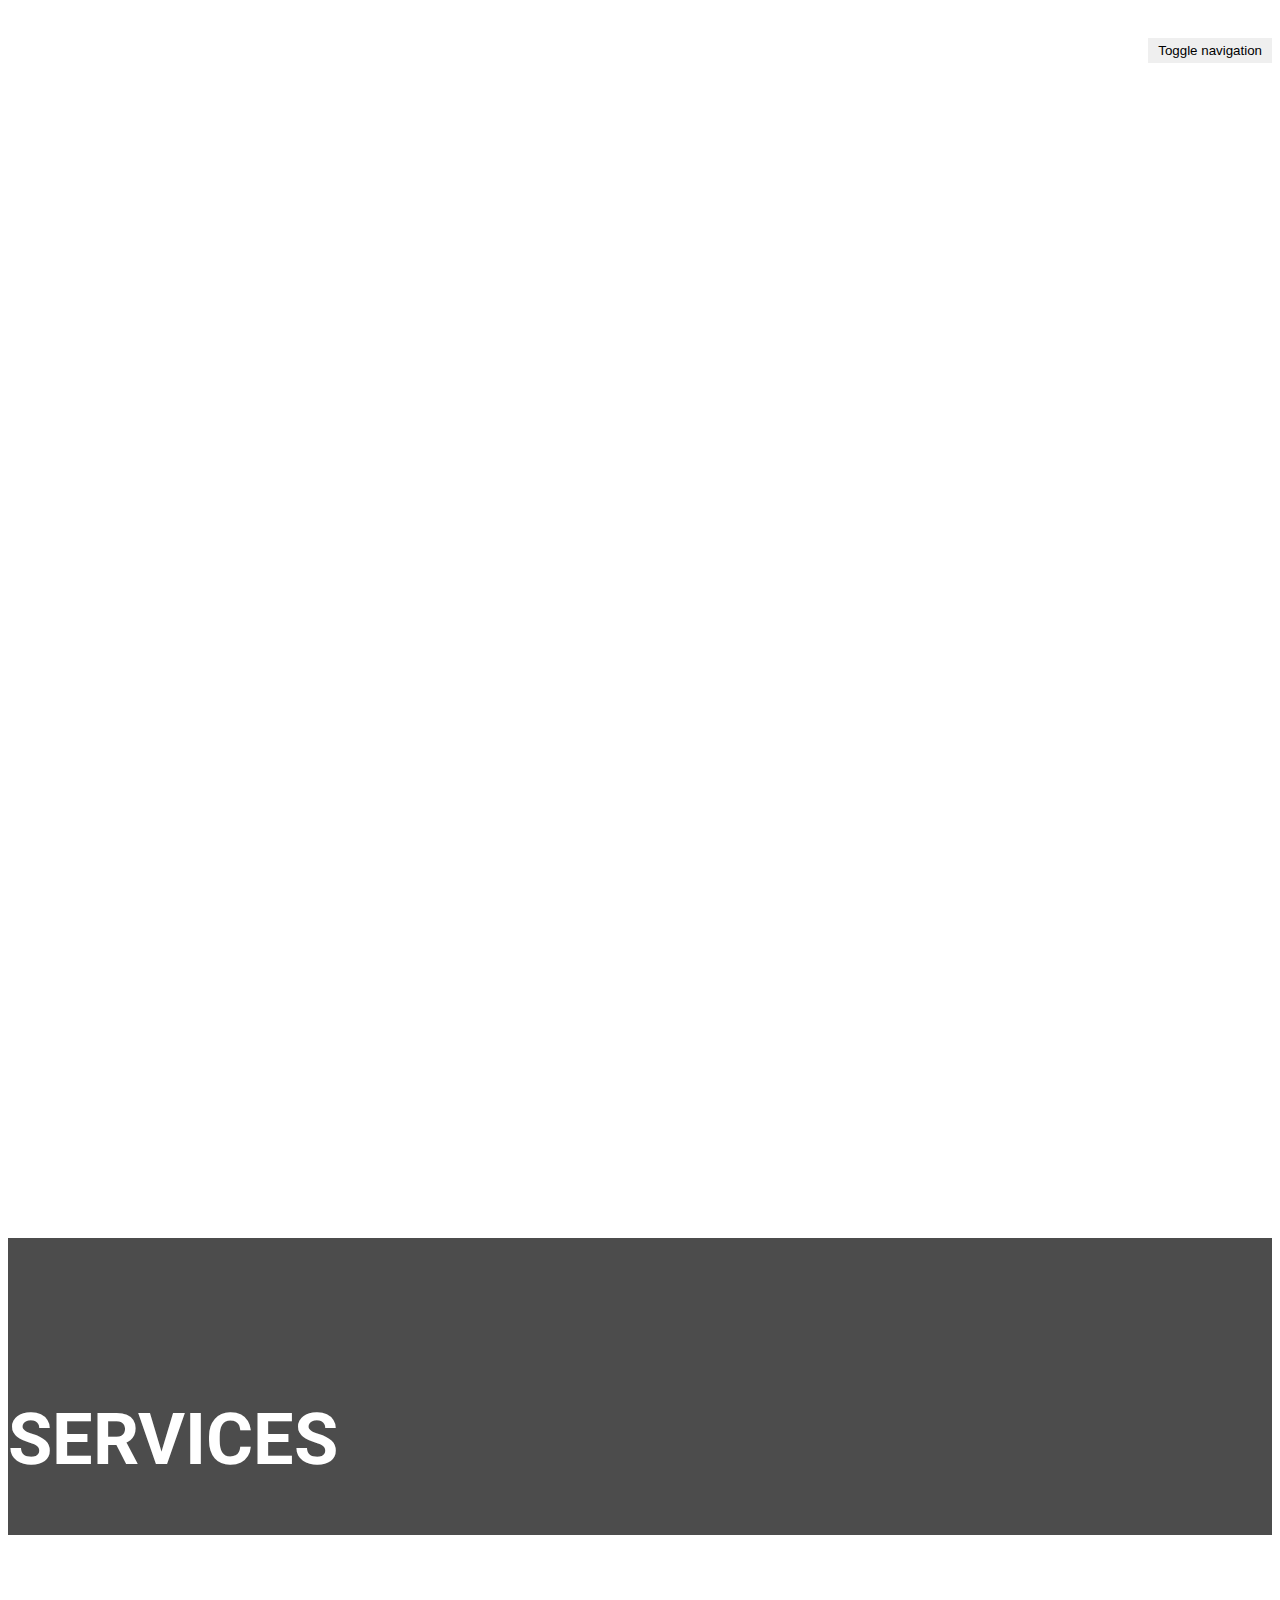
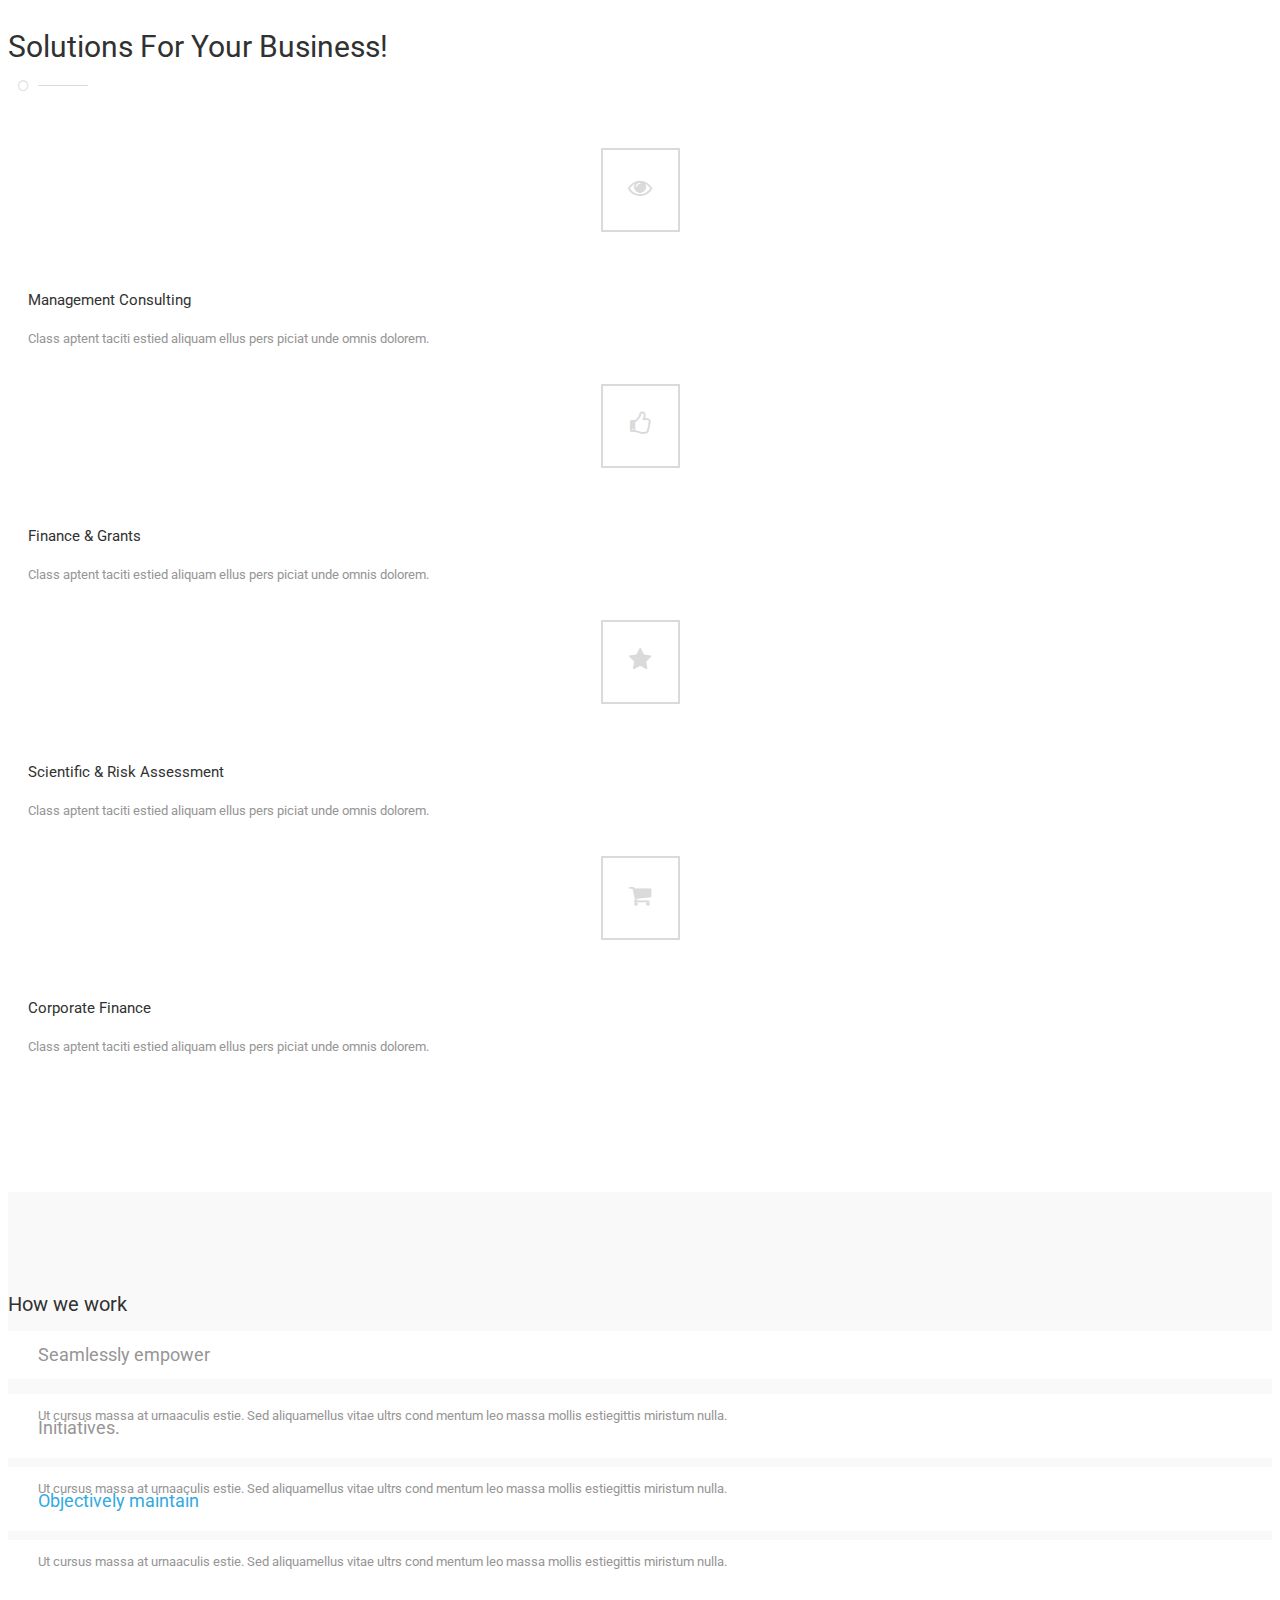
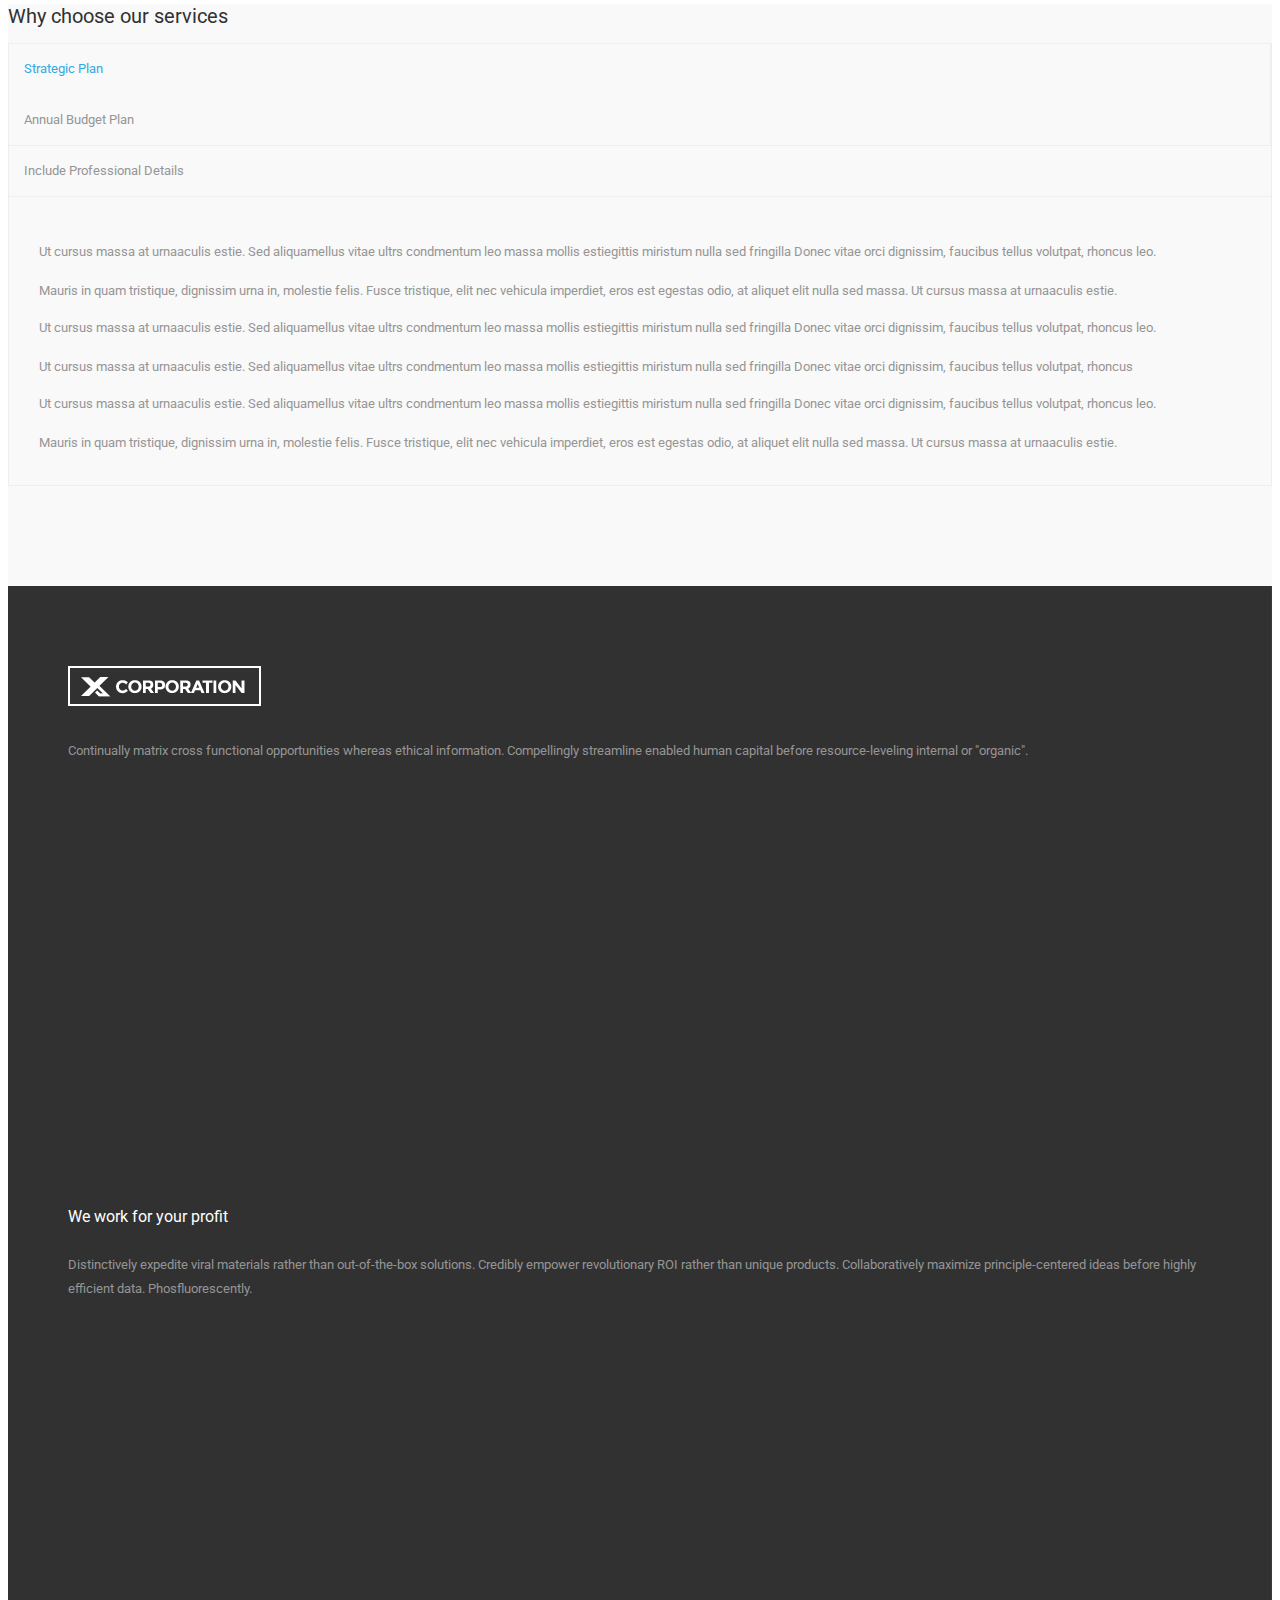
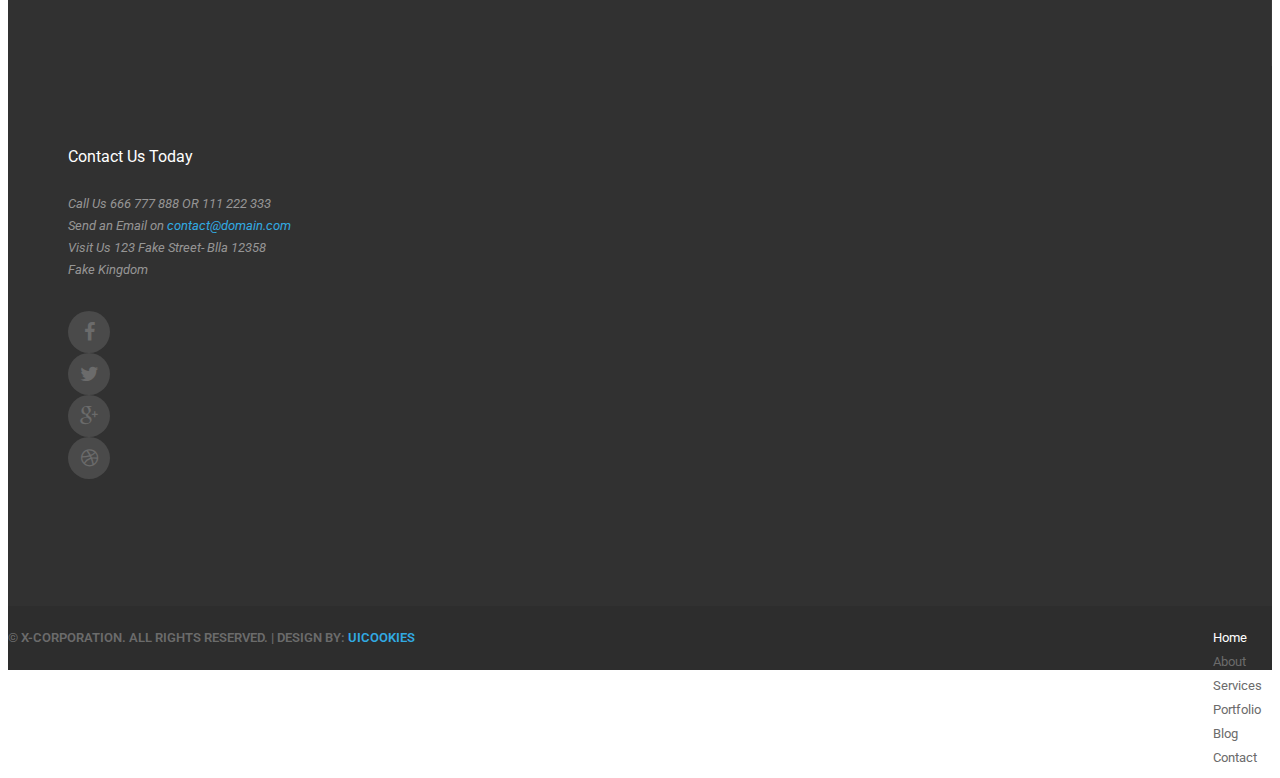
<file: tradelan/services.html>
<!DOCTYPE html>
<html>
<head>
    <meta charset="utf-8">
    <meta http-equiv="X-UA-Compatible" content="IE=edge">
    <meta name="viewport" content="width=device-width, initial-scale=1">
    <!-- The above 3 meta tags *must* come first in the head; any other head content must come *after* these tags -->
    <title>X-Corporation</title>
    <!-- web-fonts -->
    <link href='https://fonts.googleapis.com/css?family=Roboto:400,700,500' rel='stylesheet' type='text/css'>
    <link href='http://fonts.googleapis.com/css?family=Montserrat:400,700' rel='stylesheet' type='text/css'>
    <!-- off-canvas -->
    <link href="css/mobile-menu.css" rel="stylesheet">
    <!-- font-awesome -->
    <link href="fonts/font-awesome/css/font-awesome.min.css" rel="stylesheet">
    <!-- Bootstrap -->
    <link rel="stylesheet" href="https://maxcdn.bootstrapcdn.com/bootstrap/3.3.6/css/bootstrap.min.css"
          integrity="sha384-1q8mTJOASx8j1Au+a5WDVnPi2lkFfwwEAa8hDDdjZlpLegxhjVME1fgjWPGmkzs7" crossorigin="anonymous">
    <!-- Style CSS -->
    <link href="css/style.css" rel="stylesheet">

    <!-- HTML5 shim and Respond.js for IE8 support of HTML5 elements and media queries -->
    <!-- WARNING: Respond.js doesn't work if you view the page via file:// -->
    <!--[if lt IE 9]>
    <script src="https://oss.maxcdn.com/html5shiv/3.7.2/html5shiv.min.js"></script>
    <script src="https://oss.maxcdn.com/respond/1.4.2/respond.min.js"></script>
    <![endif]-->
</head>
<body>
<div id="main-wrapper">

<!-- Page Preloader -->
<div id="preloader">
    <div id="status">
        <div class="status-mes"></div>
    </div>
</div>


<div class="uc-mobile-menu-pusher">

<div class="content-wrapper">
<nav class="navbar m-menu navbar-default navbar-fixed-top">
    <div class="container">
        <!-- Brand and toggle get grouped for better mobile display -->
        <div class="navbar-header">
            <button type="button" class="navbar-toggle collapsed" data-toggle="collapse"
                    data-target="#navbar-collapse-1">
                <span class="sr-only">Toggle navigation</span>
                <span class="icon-bar"></span>
                <span class="icon-bar"></span>
                <span class="icon-bar"></span>
            </button>
            <a class="navbar-brand" href="index.html"><img src="img/logo.png" alt=""></a>
        </div>


        <!-- Collect the nav links, forms, and other content for toggling -->
        <div class="collapse navbar-collapse" id="#navbar-collapse-1">

            <ul class="nav-cta hidden-xs">
                <li class="dropdown"><a href="#" data-toggle="dropdown" class="dropdown-toggle"><i
                        class="fa fa-search"></i></a>
                    <ul class="dropdown-menu">
                        <li>
                            <div class="head-search">
                                <form role="form">
                                    <!-- Input Group -->
                                    <div class="input-group">
                                        <input type="text" class="form-control" placeholder="Type Something">
			                                <span class="input-group-btn">
			                                  <button type="submit" class="btn btn-primary">Search</button>
			                                </span>
                                    </div>
                                </form>
                            </div>
                        </li>
                    </ul>
                </li>
            </ul>

            <ul class="nav navbar-nav navbar-right main-nav">
                <li><a href="index.html">Home</a></li>
                <li><a href="about.html">About</a></li>
                <li class="active"><a href="services.html">Services</a></li>
                <li><a href="contact.html">Contact</a></li>
                <li class="dropdown m-menu-fw"><a href="#" data-toggle="dropdown" class="dropdown-toggle">Features
                    <span><i class="fa fa-angle-down"></i></span></a>
                    <ul class="dropdown-menu">
                        <li>
                            <div class="m-menu-content">
                                <ul class="col-sm-3">
                                    <li class="dropdown-header">Widget Haeder</li>
                                    <li><a href="#">Awesome Features</a></li>
                                    <li><a href="#">Clean Interface</a></li>
                                    <li><a href="#">Available Possibilities</a></li>
                                    <li><a href="#">Responsive Design</a></li>
                                    <li><a href="#">Pixel Perfect Graphics</a></li>
                                </ul>
                                <ul class="col-sm-3">
                                    <li class="dropdown-header">Widget Haeder</li>
                                    <li><a href="#">Awesome Features</a></li>
                                    <li><a href="#">Clean Interface</a></li>
                                    <li><a href="#">Available Possibilities</a></li>
                                    <li><a href="#">Responsive Design</a></li>
                                    <li><a href="#">Pixel Perfect Graphics</a></li>
                                </ul>
                                <ul class="col-sm-3">
                                    <li class="dropdown-header">Widget Haeder</li>
                                    <li><a href="#">Awesome Features</a></li>
                                    <li><a href="#">Clean Interface</a></li>
                                    <li><a href="#">Available Possibilities</a></li>
                                    <li><a href="#">Responsive Design</a></li>
                                    <li><a href="#">Pixel Perfect Graphics</a></li>
                                </ul>
                                <ul class="col-sm-3">
                                    <li class="dropdown-header">Widget Haeder</li>
                                    <li><a href="#">Awesome Features</a></li>
                                    <li><a href="#">Clean Interface</a></li>
                                    <li><a href="#">Available Possibilities</a></li>
                                    <li><a href="#">Responsive Design</a></li>
                                    <li><a href="#">Pixel Perfect Graphics</a></li>
                                </ul>
                            </div>
                        </li>
                    </ul>
                </li>
            </ul>

        </div>
        <!-- .navbar-collapse -->
    </div>
    <!-- .container -->
</nav>
<!-- .nav -->


<section class="single-page-title">
    <div class="container text-center">
        <h2>Services</h2>
    </div>
</section>
<!-- .page-title -->

<section class="service-icon-style ptb-100">
    <section class="section-title">
        <div class="container text-center">
            <h2>Solutions For Your Business!</h2>
            <span class="bordered-icon"><i class="fa fa-circle-thin"></i></span>
        </div>
    </section>


    <div class="container text-center">
        <div class="row">
            <div class="col-sm-6 col-md-3">
                <div class="promo-block-wrapper clearfix">
                    <div class="promo-icon">
                        <i class="fa fa-eye"></i>
                    </div>
                    <div class="promo-content">
                        <h3>Management Consulting</h3>

                        <p>Class aptent taciti estied aliquam ellus pers piciat unde omnis dolorem.</p>
                    </div>
                </div>
                <!-- /.promo-block-wrapper -->
            </div>
            <div class="col-sm-6 col-md-3">
                <div class="promo-block-wrapper clearfix">
                    <div class="promo-icon">
                        <i class="fa fa-thumbs-o-up"></i>
                    </div>
                    <div class="promo-content">
                        <h3>Finance &amp; Grants</h3>

                        <p>Class aptent taciti estied aliquam ellus pers piciat unde omnis dolorem.</p>
                    </div>
                </div>
                <!-- /.promo-block-wrapper -->
            </div>
            <div class="col-sm-6 col-md-3">
                <div class="promo-block-wrapper clearfix">
                    <div class="promo-icon">
                        <i class="fa fa-star"></i>
                    </div>
                    <div class="promo-content">
                        <h3>Scientific & Risk Assessment</h3>

                        <p>Class aptent taciti estied aliquam ellus pers piciat unde omnis dolorem.</p>
                    </div>
                </div>
                <!-- /.promo-block-wrapper -->
            </div>
            <div class="col-sm-6 col-md-3">
                <div class="promo-block-wrapper clearfix">
                    <div class="promo-icon">
                        <i class="fa fa-shopping-cart"></i>
                    </div>
                    <div class="promo-content">
                        <h3>Corporate Finance</h3>

                        <p>Class aptent taciti estied aliquam ellus pers piciat unde omnis dolorem.</p>
                    </div>
                </div>
                <!-- /.promo-block-wrapper -->
            </div>

        </div>
        <!-- /.row -->

    </div>


</section>
<!-- .about-text-->



<section class="ptb-100 gray-bg">
    <div class="container">
        <div class="row">
            <div class="col-md-6 col-sm-12 x-accordion">
                <h3>How we work</h3>
                <div class="panel-group" id="accordionSixLeft">
                    <div class="panel panel-default">
                        <div class="panel-heading">
                            <h4 class="panel-title">
                                <a data-toggle="collapse" data-parent="#accordionSixLeft" href="#collapseSixLeftone" aria-expanded="false" class="collapsed">
                                    Seamlessly empower
                                </a>
                            </h4>
                        </div>
                        <div id="collapseSixLeftone" class="panel-collapse collapse" aria-expanded="false" style="height: 0px;">
                            <div class="panel-body">
                                Ut cursus massa at urnaaculis estie. Sed aliquamellus vitae ultrs cond mentum leo massa mollis estiegittis miristum nulla.
                            </div>
                        </div>
                    </div><!-- /.panel-default -->
                    <div class="panel panel-default">
                        <div class="panel-heading">
                            <h4 class="panel-title">
                                <a class="collapsed" data-toggle="collapse" data-parent="#accordionSixLeft" href="#collapseSixLeftTwo" aria-expanded="false">
                                    Initiatives.
                                </a>
                            </h4>
                        </div>
                        <div id="collapseSixLeftTwo" class="panel-collapse collapse" aria-expanded="false" style="height: 0px;">
                            <div class="panel-body">
                                Ut cursus massa at urnaaculis estie. Sed aliquamellus vitae ultrs cond mentum leo massa mollis estiegittis miristum nulla.
                            </div>
                        </div>
                    </div><!-- /.panel-default -->
                    <div class="panel panel-default">
                        <div class="panel-heading">
                            <h4 class="panel-title">
                                <a class="" data-toggle="collapse" data-parent="#accordionSixLeft" href="#collapseSixLeftThree" aria-expanded="true">
                                    Objectively maintain
                                </a>
                            </h4>
                        </div>
                        <div id="collapseSixLeftThree" class="panel-collapse collapse in" aria-expanded="true">
                            <div class="panel-body">
                                Ut cursus massa at urnaaculis estie. Sed aliquamellus vitae ultrs cond mentum leo massa mollis estiegittis miristum nulla.
                            </div>
                        </div>
                    </div><!-- /.panel-default -->
                </div><!--end of /.panel-group-->
            </div>
            <!-- .x-aacordion-->

            <div class="col-md-6 col-sm-12 tabOne">
                <h3>Why choose our services</h3>
                <div role="tabpanel">
                    <!-- Nav tabs -->
                    <ul id="tabOne" class="nav nav-tabs nav-justified">
                        <li class="active"><a href="#contentOne-1" data-toggle="tab" aria-expanded="true">Strategic  Plan</a></li>
                        <li class=""><a href="#contentOne-2" data-toggle="tab" aria-expanded="false">Annual Budget Plan</a></li>
                        <li class=""><a href="#contentOne-3" data-toggle="tab" aria-expanded="false">Include Professional Details</a></li>
                    </ul>

                    <!-- Tab panes -->
                    <div class="tab-content">
                        <div class="tab-pane fade active in" id="contentOne-1">
                            <p>Ut cursus massa at urnaaculis estie. Sed aliquamellus vitae ultrs condmentum leo massa mollis estiegittis miristum nulla sed fringilla Donec vitae orci dignissim, faucibus tellus volutpat, rhoncus leo.</p>

                            <p>Mauris in quam tristique, dignissim urna in, molestie felis. Fusce tristique, elit nec vehicula imperdiet, eros est egestas odio, at aliquet elit nulla sed massa. Ut cursus massa at urnaaculis estie.</p>
                        </div>
                        <div class="tab-pane fade" id="contentOne-2">
                            <p>Ut cursus massa at urnaaculis estie. Sed aliquamellus vitae ultrs condmentum leo massa mollis estiegittis miristum nulla sed fringilla Donec vitae orci dignissim, faucibus tellus volutpat, rhoncus leo.</p>

                            <p>Ut cursus massa at urnaaculis estie. Sed aliquamellus vitae ultrs condmentum leo massa mollis estiegittis miristum nulla sed fringilla Donec vitae orci dignissim, faucibus tellus volutpat, rhoncus</p>

                        </div>
                        <div class="tab-pane fade" id="contentOne-3">
                            <p>Ut cursus massa at urnaaculis estie. Sed aliquamellus vitae ultrs condmentum leo massa mollis estiegittis miristum nulla sed fringilla Donec vitae orci dignissim, faucibus tellus volutpat, rhoncus leo.</p>

                            <p>Mauris in quam tristique, dignissim urna in, molestie felis. Fusce tristique, elit nec vehicula imperdiet, eros est egestas odio, at aliquet elit nulla sed massa. Ut cursus massa at urnaaculis estie.</p>
                        </div>
                    </div>

                </div> <!--.tabpanel-->
            </div>

        </div>
        <!-- /.row -->

    </div>


</section>
<!-- .about-text-->




<footer class="footer">

    <!-- Footer Widget Section -->
    <div class="footer-widget-section">
        <div class="container text-center">
            <div class="row">
                <div class="col-sm-4 footer-block">
                    <div class="footer-widget widget_text">
                        <div class="footer-logo">
                            <a href="#"><img src="img/logo.png" alt=""></a>
                        </div>
                        <p>Continually matrix cross functional opportunities whereas ethical information. Compellingly
                            streamline enabled human capital before resource-leveling internal or "organic".</p>

                    </div>
                </div>
                <!-- /.col-sm-4 -->

                <div class="col-sm-4 footer-block">
                    <div class="footer-widget widget_text">
                        <h3>We work for your profit</h3>

                        <p>Distinctively expedite viral materials rather than out-of-the-box solutions. Credibly empower
                            revolutionary ROI rather than unique products. Collaboratively maximize principle-centered
                            ideas before highly efficient data. Phosfluorescently.</p>
                    </div>
                </div>
                <!-- /.col-sm-4 -->

                <div class="col-sm-4 footer-block last">
                    <div class="footer-widget widget_text">
                        <h3>Contact Us Today</h3>
                        <address>
                            Call Us 666 777 888 OR 111 222 333<br>
                            Send an Email on <a href="mailto:#">contact@domain.com</a><br>
                            Visit Us 123 Fake Street- Blla 12358<br>
                            Fake Kingdom<br>
                        </address>

                        <ul class="list-inline social-links">
                            <li><a href="#"><i class="fa fa-facebook"></i></a></li>
                            <li><a href="#"><i class="fa fa-twitter"></i></a></li>
                            <li><a href="#"><i class="fa fa-google-plus"></i></a></li>
                            <li><a href="#"><i class="fa fa-dribbble"></i></a></li>
                        </ul>
                    </div>
                </div>
                <!-- /.col-sm-4 -->
            </div>
        </div>
    </div>
    <!-- /.Footer Widget Section -->

    <div class="copyright-section">
        <div class="container clearfix">
            <span class="copytext">&copy; X-CORPORATION. All rights reserved. | Design By: <a
                    href="http://uicookies.com">uiCookies</a></span>

            <ul class="list-inline pull-right">
                <li class="active"><a href="#">Home</a></li>
                <li><a href="#">About</a></li>
                <li><a href="#">Services</a></li>
                <li><a href="#">Portfolio</a></li>
                <li><a href="#">Blog</a></li>
                <li><a href="#">Contact</a></li>
            </ul>
        </div>
        <!-- .container -->
    </div>
    <!-- .copyright-section -->
</footer>
<!-- .footer -->

</div>
<!-- .content-wrapper -->
</div>
<!-- .offcanvas-pusher -->

<div class="uc-mobile-menu uc-mobile-menu-effect">
    <button type="button" class="close" aria-hidden="true" data-toggle="offcanvas"
            id="uc-mobile-menu-close-btn">&times;</button>
    <div>
        <div>
            <ul id="menu">
                <li><a href="index.html">Home</a></li>
                <li><a href="about.html">About</a></li>
                <li><a href="services.html">Services</a></li>
                <li><a href="contact.html">Contact</a></li>
            </ul>
        </div>
    </div>
</div>
<!-- .uc-mobile-menu -->


</div>
<!-- #main-wrapper -->

<!-- Script -->
<script src="js/jquery-2.1.4.min.js"></script>
<script src="https://maxcdn.bootstrapcdn.com/bootstrap/3.3.6/js/bootstrap.min.js"
        integrity="sha384-0mSbJDEHialfmuBBQP6A4Qrprq5OVfW37PRR3j5ELqxss1yVqOtnepnHVP9aJ7xS"
        crossorigin="anonymous"></script>
<script src="js/smoothscroll.js"></script>
<script src="js/mobile-menu.js"></script>
<script src="js/flexSlider/jquery.flexslider-min.js"></script>
<script src="js/scripts.js"></script>
</body>
</html>
</file>
<file: style.css>
body {
font-family: 'Antonio', sans-serif;
}
</file>
<file: nuestra-era/assets/css/mobile-menu.css>
.uc-offcanvas-wrapper,
.uc-offcanvas-pusher,
.uc-offcanvas-contents {
    height : 100%;
    }

.uc-offcanvas-contents {
    /* overflow-y : scroll;
 background : #f3efe0; */
    }

.uc-offcanvas-open .uc-offcanvas-contents,
.uc-offcanvas-open .uc-offcanvas-contents-inner {

    }

.uc-offcanvas-html-open, .uc-offcanvas-body-open {
    height : 100%
    }

.uc-offcanvas-contents,
.uc-offcanvas-contents-inner {
    position : relative;
    }

.uc-offcanvas-wrapper {
    position : relative;
    overflow : hidden;
    }

.uc-offcanvas-pusher::after {
    position           : absolute;
    top                : 0;
    right              : 0;
    width              : 0;
    height             : 0;
    background         : rgba(0, 0, 0, 0.5);
    content            : '';
    opacity            : 0;
    -webkit-transition : opacity 0.5s, width 0.1s 0.5s, height 0.1s 0.5s;
    -moz-transition    : opacity 0.5s, width 0.1s 0.5s, height 0.1s 0.5s;
    -o-transition      : opacity 0.5s, width 0.1s 0.5s, height 0.1s 0.5s;
    transition         : opacity 0.5s, width 0.1s 0.5s, height 0.1s 0.5s;
    z-index            : 999;
    }

.uc-offcanvas-open .uc-offcanvas-pusher::after {
    width              : 100%;
    height             : 100%;
    opacity            : 1;
    -webkit-transition : opacity 0.5s;
    -moz-transition    : opacity 0.5s;
    -o-transition      : opacity 0.5s;
    transition         : opacity 0.5s;
    }

.slide-along .uc-offcanvas-pusher {
    background-color   : #FFFFFF;
    position           : relative;
    left               : 0;
    z-index            : 1;
    height             : 100%;
    -webkit-transition : -webkit-transform 400ms;
    -moz-transition    : -moz-transform 400ms;
    -ms-transition     : -ms-transform 400ms;
    -o-transition      : -o-transform 400ms;
    transition         : transform 400ms;
    }

.slide-along .uc-offcanvas-container {
    position           : absolute;
    top                : 0;
    left               : 0;
    visibility         : hidden;
    z-index            : 0;

    width              : 300px;
    height             : 100%;
    background         : #27272C; /* Will Change */
    -webkit-transition : all 400ms;
    -moz-transition    : all 400ms;
    -o-transition      : all 400ms;
    transition         : all 400ms;
    }

.uc-offcanvas-container > div {
    overflow-y : scroll;
    overflow-x : hidden;
    height     : calc(100% - 0px);
    visibility : visible;
    }

.uc-offcanvas-container > div::-webkit-scrollbar {
    width : 0px;
    }

.uc-offcanvas-left .uc-offcanvas-container {
    left : 0;
    }

.uc-offcanvas-right .uc-offcanvas-container {
    left  : auto;
    right : 0;
    }

/* Individual effects */

.uc-offcanvas-left.slide-along.uc-offcanvas-open .uc-offcanvas-pusher {
    -webkit-transform : translate(300px, 0);
    -moz-transform    : translate(300px, 0);
    -ms-transform     : translate(300px, 0);
    -o-transform      : translate(300px, 0);
    transform         : translate(300px, 0);
    }

.uc-offcanvas-right.slide-along.uc-offcanvas-open .uc-offcanvas-pusher {
    -webkit-transform : translate(-300px, 0);
    -moz-transform    : translate(-300px, 0);
    -ms-transform     : translate(-300px, 0);
    -o-transform      : translate(-300px, 0);
    transform         : translate(-300px, 0);
    }

.uc-offcanvas-left.slide-along .uc-offcanvas-container {
    -webkit-transform : translate(-50%, 0);
    -moz-transform    : translate(-50%, 0);
    -ms-transform     : translate(-50%, 0);
    -o-transform      : translate(-50%, 0);
    transform         : translate(-50%, 0);
    }

.uc-offcanvas-right.slide-along .uc-offcanvas-container {
    -webkit-transform : translate(50%, 0);
    -moz-transform    : translate(50%, 0);
    -ms-transform     : translate(50%, 0);
    -o-transform      : translate(50%, 0);
    transform         : translate(50%, 0);
    }

.slide-along.uc-offcanvas-open .uc-offcanvas-container {
    visibility         : visible;

    -webkit-transform  : translate(0, 0);
    -moz-transform     : translate(0, 0);
    -ms-transform      : translate(0, 0);
    -o-transform       : translate(0, 0);
    transform          : translate(0, 0);

    -webkit-transition : -webkit-transform 400ms;
    -moz-transition    : -webkit-transform 400ms;
    -ms-transition     : -webkit-transform 400ms;
    -o-transition      : -webkit-transform 400ms;
    transition         : transform 400ms;
    }

.slide-along .uc-offcanvas-container::after {
    display : none;
    }
</file>
<file: nuestra-era/assets/css/style.css>
/*
/*
Template Name: Tech News
Description: HTML5 / CSS3 One Page
Version: 1.0
Author: uiCookies.com
*/


/*------------------------------------------------------------------
[Table of contents]

1. Header
    - left
           - date
           - year
        - middle
       - logo	
        - right
           - share
           - language dropdown


           

    font-family: 'PT Serif', serif;

    font-family: 'Bangers', cursive;

    font-family: 'Vidaloka', serif;

    font-family: 'Limelight', cursive;


           
# [Color codes]

# Body  (text): #888
# Heading Color #0E1555
# Theme Color (link color) #FD367E
# Mid grey (sub header) #666666
# -------------------------------------------------------------------*/

body {
    font-family: 'Roboto', serif;
    font-size: 13px;
    line-height: 21px;
    color: #7d7d7d;
    background: #ffffff;
}


/* --------------------------------------
 * Global Typography
 *------------------------------------------*/

h1,
h2,
h3,
h4,
h5,
h6 {
    font-family: 'Roboto', serif;
    color: #000;
    margin-top: 10px;
    margin-bottom: 10px;
}

h1 {
    font-size: 1.7em;
    line-height: 1.3em;
    font-weight: 500;
}

h2 {
    font-size: 20px;
    line-height: 26px;
    font-weight: 700;
}

h3 {
    font-size: 14px;
    line-height: 18px;
    font-weight: 500;
}

h4 {
    font-size: 1.7em;
    line-height: 1.7em;
    font-weight: 500;
}

h5 {
    font-size: 20px;
    line-height: 25px;
    font-weight: 400;
}

h6 {
    font-size: 15px;
    line-height: 17px;
    font-weight: normal;
}


/* --------------------------------------
 * LINK STYLE
 *------------------------------------------*/

a {
    color              : #010101;
    text-decoration    : none;
    -webkit-transition : all 0.3s ease 0s;
    -moz-transition    : all 0.3s ease 0s;
    -o-transition      : all 0.3s ease 0s;
    transition         : all 0.3s ease 0s;
}

a,
a:active,
a:focus,
a:active {
    text-decoration : none;
    outline         : none
}

a:hover,
a:focus {
    color: #58c4dc;
    text-decoration: none;
}

ul {
    margin: 0;
    padding: 0;
    list-style: none;
}


/* --------------------
   Section Background
   -------------------*/

.gray-bg {
    background-color: #f0f1f3;
    padding: 80px 0;
}

.white-bg {
    background-color: #fff;
}


/* --------------------
 *  main Wrapper
 * -------------------*/

.m16 {
    margin-top: 16px;
}

.m30 {
    margin-top: 30px;
}

section {
    margin-top: 30px;
}

.subscribe_section{
    padding: 30px;
}
/* --------------------
   Breadcrumb Section
   -------------------*/

.breadcrumb{
    background-color: #fff;
    text-transform: uppercase;
}
.breadcrumb > li a{
    color: #ccc;
}
.breadcrumb > li + li:before{
    content: "\00BB";
    font-size: 18px;   
}
.breadcrumb > .active{
    color: #ccc;
}

/* --------------------
   Header Section
   -------------------*/

.header_section_wrapper{
    margin: 0 !important;
    padding-top: 30px;
}

.header-section .logo {
    text-align: center;
    margin: 0 auto;
}

.header-section .left_section {
    text-transform: uppercase;
    font-size: 12px;
    letter-spacing: 0.8px;
}

.header-section .date {
    border-bottom: 1px solid #000;
    padding-bottom: 15px;
}

.header-section .time {
    border-bottom: 1px solid #f4f4f4;
    padding-bottom: 15px;
}

.header-section .social {
    margin-top: 20px;
}

.header-section .social i {
    width: 35px;
    height: 35px;
    line-height: 35px;
    cursor: pointer;
}
.header-section .social i::first-child{
    color: #eee;
}

.right_section .nav {
    float: right;
}

.right_section .lang i {
    margin-left: 5px;
}

.right_section .btn {
    border: none;
    text-transform: uppercase;
    font-size: 12px;
    padding: 3px 10px 15px;
}

.right_section .navbar-nav > li:first-child a:after {
    content: " /";
    margin-left: 5px;
}

.right_section .navbar-nav > li:last-child {
    border-bottom: 1px solid #000;
}

.right_section .navbar-nav > li > a {
    padding: 0 6px 15px;
    text-transform: uppercase;
    letter-spacing: 0.8px;
    color: #7d7d7d;
    font-size: 12px;
    border-bottom: 1px solid #eee;
}

.right_section .nav-cta {
    float: right;
    top: 45px;
    left: 171px;
    position: relative;
    -webkit-transition: all .3s ease-in-out;
    -moz-transition: all .3s ease-in-out;
    transition: all .3s ease-in-out;
    border-bottom: 1px solid #eee;
}

.right_section .nav-cta > li > a {
    display: inline-block;
    color: #333;
    width: 20px;
    height: 34px;
    line-height: 34px;
    text-align: center;
}

.right_section .dropdown-menu {
    left: auto;
    right: 0;
}

.right_section .head-search {
    width: 370px;
}

.right_section .head-search {
    padding: 8px;
}

.right_section .form-control {
    height: 40px;
}

.head-search .btn {
    padding: 11px 20px;
}

.right_section .navbar-nav > li > a:hover,
.right_section .btn:hover {
    color: #3a71b4;
    background-color: #fff;
}

.right_section .lang .dropdown-menu {
    padding: 2px 0;
    margin: 18px 0 0;
    min-width: 50%;
}

.search-menu .search-button {
    margin-top: 10px;
    padding-bottom: 5px;
    color: #000;
    float: right;
    border-bottom: 1px solid #a1a1a1;
}

.search-menu .form-group {
    margin-bottom: 0;
}

.search-menu .input-group .form-control {
    width: 90%;
}

@media screen and (max-width: 768px) {
    .header-section {
        text-align: center;
    }
    .header-section .logo {
        margin-top: 30px;
    }
    .right-menu .navbar-nav li {
        float: left;
        margin: 0 auto;
    }
    .header-section .right_section {
        display: inline-flex;
        position: relative;
        text-align: center;
        margin: 0 auto;
    }
    .header-section .top_menu {
        float: none;
    }
    .header-section .top_menu li {
        float: left;
    }
    .overlay.active {
        background-color: rgba(34, 62, 125, 0.91) !important;
    }
    .header-section .btn {
        margin-top: 19px;
        height: 42px;
    }
    .right-menu .nav {
        float: left;
        margin-top: 20px;
    }
}


/*-----------------------------
 NAVIGATION STYLE
--------------------------------*/


/*Navigation*/

.navigation-section i {
    margin-left: 5px;
}

.navigation-section .navbar-default {
    border-top: 1px solid #000;
    border-bottom: 2px solid #000;
    margin-top: 50px;
    background: transparent;
    border-radius: 0;
}

@media screen and (max-width: 768px) {
    .navbar-collapse.collapse {
        display: none !important;
    }
    .navigation-section .navbar-default {
        border: none;
        margin: 0;
        display: inline;
        padding: 0;
    }
}

@media (min-width: 768px) {
    .navigation-section .navbar-nav {
        margin: 0 18%;
    }
    .navbar-default {
        background-color: #fff;
        padding: 5px 0;
        border-color: transparent;
        -webkit-transition: all .5s ease-in-out;
        -moz-transition: all .5s ease-in-out;
        transition: all .5s ease-in-out;
    }
    .navbar-right .dropdown-menu {
        right: auto;
    }
}

.navbar-default {
    margin-bottom: 0;
}

.navbar-brand {
    padding-top: 0;
    padding-bottom: 0;
    height: 40px;
}

.navbar-default .navbar-nav > li {
    margin-right: 17px;
}

.navbar-default .navbar-nav > li:last-child {
    margin-right: 0px;
}

.navbar-default .navbar-nav > li > a {
    color: #000;
    padding: 8px 17px;
    text-transform: uppercase;
    font-weight: bold;
}

.navbar-default .navbar-nav > .active > a,
.navbar-default .navbar-nav > .active > a:focus,
.navbar-default .navbar-nav > .active > a:hover {
    background-color: transparent;
}

.navbar-default .navbar-nav > li > a:focus,
.navbar-default .navbar-nav > li > a:hover {
    color: #000;
}


/*Dropdown Menu*/

.dropdown-menu {
    display: inherit;
    top: 80% !important;
    padding: 0;
    font-size: 13px;
    opacity: 0;
    visibility: hidden;
    border-radius: 0;
    box-shadow: 0px 0px 0px #fff;
    -webkit-transition: all 0.3s ease 0s;
    -moz-transition: all 0.3s ease 0s;
    -o-transition: all 0.3s ease 0s;
    transition: all 0.3s ease 0s;
    -webkit-transform: translateY(50px);
    -moz-transform: translateY(50px);
    transform: translateY(50px);
}

.dropdown:hover .dropdown-menu {
    display: block;
    margin-top: 28px !important;
    opacity: 1;
    visibility: visible;
    -webkit-transform: translateY(0);
    -moz-transform: translateY(0);
    transform: translateY(0);
}

.dropdown-menu::before {
    top: -30px;
    content: "";
    position: absolute;
    width: 100%;
    height: 30px;
    display: block;
}

.dropdown-header {
    font-size: 13px;
    line-height: 30px;
    font-weight: 800;
    color: #000;
    text-transform: uppercase;
}

.navigation-section .dropdown-menu li a {
    display: block;
    font-size: 13px;
    line-height: 30px;
    color: #000;
    padding: 3px 20px;
}

.dropdown-menu li a:hover {
    color: #31aae2;
    background-color: #f5f5f5;
    padding-left: 25px;
}

.dropdown-menu > .active > a,
.dropdown-menu > .active > a:focus,
.dropdown-menu > .active > a:hover {
    color: #31aae2;
    background-color: #f5f5f5;
    padding-left: 25px;
}

.navbar-default .navbar-nav > .open > a,
.navbar-default .navbar-nav > .open > a:focus,
.navbar-default .navbar-nav > .open > a:hover {
    color: #000000;
    background-color: transparent;
}


/*Mega Menu*/

.m-menu .nav,
.m-menu .collapse,
.m-menu .dropup,
.m-menu .dropdown {
    position: static;
}

.m-menu .container {
    position: relative;
}

.m-menu .dropdown-menu {
    left: auto;
}

.m-menu .m-menu-content {}

.m-menu .dropdown.m-menu-fw .dropdown-menu {
    left: 0;
    right: 30px;
}

.m-menu-content ul {
    border-right: 1px solid #f5f5f5;
    padding: 20px;
}

.m-menu-content ul:last-of-type {
    border-right: 0;
}

@media (max-width: 768px) {
    .navbar-toggle {
        display: block;
    }
}

.navigation-section .navbar-header {
    position: absolute;
    bottom: 285px;
    left: 0px;
    background: #333;
}

.navbar-toggle {
    margin: 0;
    border: 0;
    border-radius: 0;
}

.navbar-default .navbar-toggle:focus,
.navbar-default .navbar-toggle:hover {
    background-color: transparent;
}

.navbar-toggle .icon-bar {
    width: 14px;
    height: 3px;
}

.navbar-default .navbar-toggle .icon-bar {
    background-color: #ffffff;
}

.navbar-toggle .icon-bar + .icon-bar {
    margin-top: 2px;
}


/*uc-mobile-menu*/

.uc-mobile-menu {}

.uc-mobile-menu-container > div {
    visibility: hidden;
}

#menu {
    margin: 50px 40px;
}

#menu > li {
    text-transform: uppercase;
}

#menu > li:last-child {
    border-bottom: 0;
}

#menu > li ul li {
    margin-left: 0;
    color: #999999;
}

#menu li a {
    display: block;
    text-decoration: none;
    color: #777777;
    padding: 10px 0;
    font-size: 16px;
    border-bottom: 1px dotted #444;
}

#menu li a:hover,
#menu li.active a {
    color: #ffffff;
}


/*Mobile Menu Close*/

.uc-mobile-menu .close {
    position: absolute;
    right: 0;
    top: 0;
    color: #ffffff;
    text-shadow: none;
    filter: alpha(opacity=50);
    opacity: .5;
    width: 44px;
    height: 44px;
    -webkit-transition: all 0.3s ease 0s;
    -moz-transition: all 0.3s ease 0s;
    -o-transition: all 0.3s ease 0s;
    transition: all 0.3s ease 0s;
}

.uc-mobile-menu .close:hover {
    opacity: 1;
}


/* ---------------------------------------------- /*
 * Rating style
/* ---------------------------------------------- */

.rating {
    font-size: 12px;
    margin-top: 1px;
}

.rating i {
    display: inline-block;
    position: relative;
    width: 1.1em;
    color: transparent;
    cursor: pointer;
    color: #ffd62c;
}


/* ---------------------------------------------- /*
 * Feature Tech News
/* ---------------------------------------------- */

.feature_static_last_wrapper {
    margin-top: 30px;
}

.feature_article_inner {
    background: #fff;
    position: absolute;
    bottom: 0;
    padding: 15px 30px;
    left: 10%;
    width: 80%;
}

.feature_article_content {
    margin-top: 10px;
    font-size: 15px;
}

.feature_article_date {
    margin-top: 10px;
}
.article_wrapper{
    margin-bottom: 30px;   
}

@media screen and (max-width: 768px) {
    .feature_article_title h1 {
        font-size: 15px;
        line-height: 18px;
    }
    .feature_article_date,
    .feature_article_content {
        font-size: 10px;
        line-height: 13px;
    }
    .feature_article_date {
        margin-top: 5px;
    }
    .feature_news_section .feature_news_item {
        margin-bottom: 30px;
    }
    .feature_news_section .feature_article_body {
        width: 85%;
    }
    .feature_article_inner {
        padding: 0 20px 5px;
    }
    .feature_article_wrapper {
        margin-bottom: 30px;
    }
}


/* ---------------------------------------------- /*
 * Owl Carousel Slider for Blog
/* ---------------------------------------------- */

#feature-news-carousel .item img {
    display: block;
    width: 100%;
    height: auto;
}
.right_category_image{
    margin-left: -30px;
}
.carousel-control.left,
.carousel-control.right {
    background-image: none;
}

.carousel-control .fa-chevron-left,
.carousel-control .fa-chevron-right,
.carousel-control .icon-prev {
    margin-left: -10px;
}

.carousel-control .fa-chevron-left,
.carousel-control .fa-chevron-right,
.carousel-control .icon-next,
.carousel-control .icon-prev {
    width           : 30px;
    height          : 30px;
    font-size       : 30px;
}

.carousel-control .fa-chevron-left,
.carousel-control .icon-prev {
    left            : 50%;
    margin-left     : -10px;
}

.carousel-control .fa-chevron-left,
.carousel-control .fa-chevron-right,
.carousel-control .icon-next,
.carousel-control .icon-prev {
    position        : absolute;
    top             : 50%;
    z-index         : 5;
    display         : inline-block;
    margin-top      : -10px;
}

@media screen and (max-width: 768px) {
    .right_category_image{
        margin-left: 0px;
    }
}

/* ---------------------------------------------- /*
 * Category Tech News
/* ---------------------------------------------- */

.article_title {
    background-color: #fff;
    z-index         : 3;
}

.article_title:after {
    position        : relative;
    display         : inline-block;
    bottom          : 35px;
    left            : 25%;
    content         : " ";
    width           : 75%;
    border-top      : 2px solid #eee;
    z-index         : 1;
}

.header_purple h2:after {
    display         : table;
    position        : relative;
    left            : 100px;
    bottom          : 10px;
    height          : 2px;
    content         : " ";
    text-shadow     : none;
    width           : 15%;
    background-color: #5f35ac;
    z-index         : 2;
}

.header_pink h2:after {
    display         : table;
    position        : relative;
    left            : 100px;
    bottom          : 10px;
    height          : 2px;
    content         : " ";
    text-shadow     : none;
    width           : 15%;
    background-color: #ea6060;
    z-index         : 2;
}

.header_blue h2:after {
    display         : table;
    position        : relative;
    left            : 100px;
    bottom          : 10px;
    height          : 2px;
    content         : " ";
    text-shadow     : none;
    width           : 15%;
    background-color: #2196F3;
    z-index         : 2;
}

.header_black h2:after {
    display         : table;
    position        : relative;
    left            : 100px;
    bottom          : 10px;
    height          : 2px;
    content         : " ";
    text-shadow     : none;
    width           : 15%;
    background-color: #000;
    z-index         : 2;
}

.header_orange h2:after {
    display         : table;
    position        : relative;
    left            : 100px;
    bottom          : 10px;
    height          : 2px;
    content         : " ";
    text-shadow     : none;
    width           : 15%;
    background-color: #ff8400;
    z-index         : 2;
}

.category_article_body {
    position        : relative;
    bottom          : 0;
    left            : 0;
    right           : 0;
}
.category_article_list{
    margin-top: 30px;
}
.category_article_wrapper {
    margin-bottom   : 50px;
}

.category_article_image,
.top_article_img {
    margin-bottom   : 15px;
}

.category_article_wrapper .media-heading {
    margin-top      : 5px;
}

.media_social {
    margin-top      : 15px;
    color           : #000;
}

.media_social i {
    margin-right    : 10px;
    color           : #fff;
    width           : 15px;
    height          : 15px;
    line-height     : 15px;
    font-size       : 10px;
    text-align      : center;
    background-color: #a5a5a5;
}

.media_social span {
    color           : #a5a5a5;
    margin-right    : 10px;
    font-size       : 11px;
}

.media_social a {
    font-weight     : bold;
}

.category_article_content {
    margin-top      : 20px;
    font-size       : 15px;
}

.category_article_date:after {
    position        : absolute;
    margin          : 0;
    height          : 1px;
    right           : 25px;
    bottom          : 62%;
    content         : " ";
    width           : 50%;
    background-color: #eee;
}

@media screen and (max-width: 768px) {
    .top_article_img {
        margin-top  : 15px;
    }
    .category_article_date:after {
        position    : relative;
        display     : inline-table;
        left        : 5px;
        bottom      : 3px;
        width       : 40%;
    }
}

.category_article_wrapper .blockquote {
    display         : block;
    background      : #efecec;
    padding         : 25px 0px 25px 45px;
    box-shadow      : none;
    margin-bottom   : 15px;
    position        : relative;
    font-size       : 16px;
    line-height     : 1.2;
    color           : #666;
    width           : 100%;
    float           : left;
    border          : none
}

.category_section {
    margin-top: 20px;
}

.category_article_star {
    margin-bottom: 10px;
    margin-top: 10px;
}

.related_news,.readers_comment,.entity_comments{
     margin-top: 50px;
}
.related_news .media{
    margin-top: 30px;
}

.entity_rating{
    font-size: 13px;
    margin-top: 15px;
}
.entity_rating i{
    display: inline-block;
    position: relative;
    width: 1.1em;
    cursor: pointer;
    color: #000;
}

.entity_social {
    margin-bottom: 30px;
}
.entity_social i{
    padding: 5px;
    margin-top: 15px;
    margin-right: 5px;
    color: #fff;
    font-size: 10px;
    background-color: #a5a5a5;
}
.entity_social a {
    margin-right: 5px;
    font-size: 12px;
    color: #000;
}

.entity_social .share_ic {
    color: #7d7d7d;
    font-weight: normal;
}

.entity_social .fa-facebook {
    background-color: #316ab1;
}

.entity_social .fa-twitter {
    background-color: #249db1;
}

.entity_social .fa-ge {
    background-color: #f7a1c5;
}

.entity_social .fa-google-plus {
    background-color: #ea5f5f;
}

.entity_social .fa-rss {
    background-color: #fd9b00;
}

.entity_social .arrow {
    font-size: 22px;
    font-weight: 600;
    color: #000;
}

.entity_content{
    margin-top: 30px;
    margin-bottom: 30px;
}

.entity_content blockquote {
    display: block;
    padding: 15px 20px 15px 45px;
    margin: 0px 20px 15px 0px;
    position: relative;
    font-size: 25px;
    line-height: 32px;
    color: #666;
    width: 34%;
    border: none ;
    -moz-box-shadow: 2px 2px 15px #ccc;
    -webkit-box-shadow: 2px 2px 15px #ccc;
    box-shadow: 2px 2px 15px #ccc;
}

.entity_content blockquote::before {
    content: "\201C";
    font-family: Georgia, serif;
    font-size: 60px;
    font-weight: bold;
    color: #999;
    position: absolute;
    left: 10px;
    top: 20px;
}

.entity_content blockquote::after {
    content: "";
}

.entity_content blockquote a {
    text-decoration: none;
    background: #eee;
    cursor: pointer;
    padding: 0 3px;
    color: #c76c0c;
}

.entity_content blockquote a:hover {
    color: #666;
}

.entity_content blockquote em {
    font-style: italic;
}

.entity_inner__title {
    background-color: #fff;
    z-index         : 3;
}

.entity_inner__title:after {
    position        : relative;
    display         : inline-block;
    bottom          : 35px;
    left            : 35%;
    content         : " ";
    width           : 65%;
    border-top      : 2px solid #eee;
    z-index         : 1;
}
.entity_inner__title h2:after{
    left: 180px;
}
.entity_vote {
    padding: 10px 0 0;
    text-align: right;
}

.entity_vote i {
    width: 20px;
    height: 20px;
    line-height: 20px;
    background: #ebebeb;
    text-align: center;
    color: #747474;
}

.entity_vote .reply_ic {
    padding: 3px 5px;
    vertical-align: top;
    color: #fff;
    font-size: 12px;
    background-color: rgb(58, 200, 222);
}

.entity_footer {
    border-top: 1px solid #e1e1e1;
    border-bottom: 1px solid #e1e1e1;
    padding-top: 10px;
    padding-bottom: 35px;
}

.entity_footer .entity_tag span{
    float: left;
    border: 1px solid #e1e1e1;
    padding-top: 0px;
    padding-bottom: 0px;
    padding-left: 15px;
    padding-right: 15px;
    margin-right: 5px;
    text-transform: uppercase;
}
.entity_footer .entity_tag a{
    color: #7d7d7d;
}
.entity_footer .entity_tag a:hover,.entity_footer .entity_tag a:focus{
    color: #58c4dc;
}

.entity_footer .entity_social {
    float: right;
    margin-bottom: 0;
}
.entity_footer .entity_social i{
    margin-top: 0;
}

.readers_comment .media {
    padding: 15px 0 0;
    border-top: 1px solid #e5e5e5;
    margin-bottom: 15px;
}

/* ---------------------------------------------- /*
 * Social Style
/* ---------------------------------------------- */

.article_social {
    margin-top: 30px;
    color: #000;
}

.article_social i {
    padding: 5px;
    margin-right: 5px;
    color: #fff;
    font-size: 10px;
    background-color: #a5a5a5;
}

.article_social span {
    color: #a5a5a5;
    margin-right: 10px;
}

.article_social a {
    margin-right: 5px;
    font-weight: bold;
}

.article_social .reply_ic {
    padding: 4px;
    margin-right: 5px;
    color: #fff;
    font-size: 10px;
    text-align: center;
    width: 22px;
    background-color: #a5a5a5;
}

@media screen and (max-width: 768px) {
    .article_social{
        margin-top: 10px;
    }
    .article_social span{
        font-size: 11px;
    }
}

/* ---------------------------------------------- /*
 * Readers Comment Section
/* ---------------------------------------------- */

.readers_comment .form-control {
    border-radius: 0;
    padding: 20px;
}

.readers_comment .btn {
    border-radius: 0;
    padding: 9px 30px;
}

.readers_comment.form_section {
    width: 50%;
}

.readers_comment .form_group {
    margin-bottom: 15px;
}

.readers_comment .media:first-child {
    border-radius: 0;
    border: none;
}

.readers_comment .media {
    border-top: 1px solid #ddd;
    padding-top: 20px;
}


/* ---------------------------------------------- /*
 * Video Section
/* ---------------------------------------------- */

.video_section .well {
    padding: 50px;
    border-radius: 0;
    border: none;
    background-color: rgba(239, 239, 239, 0.69);
}

.video_section .embed-responsive-4by3 {
    padding-bottom: 55%;
}

.category_article_wrapper .embed-responsive-4by3 {
    padding-bottom: 40%;
    margin-bottom: 0;
}

.embed-responsive-4by3 {
    padding-bottom: 35%;
}

/* ---------------------------------------------- /*
 * Subscribe Style
/* ---------------------------------------------- */

.subscribe_section .form-horizontal .form-group-lg .control-label{
    padding-top: 0;
}
.subscribe_section h1 {
    text-transform: uppercase;
}

.subscribe_section .btn {
    border-radius: 0;
    padding: 8px 20px;
    text-transform: uppercase;
}

/* ---------------------------------------------- /*
 * Sidebar Style
/* ---------------------------------------------- */

.widget {
    position: relative;
    display: block;
    margin-bottom: 30px;
}

.widget_title {
    background-color: #fff;
    z-index: 3;
}

.widget_title:after {
    position: relative;
    display: inline-block;
    bottom: 35px;
    left: 52%;
    content: " ";
    width: 50%;
    border-top: 2px solid #eee;
    z-index: 1;
}

.widget_black h2:after {
    display: table;
    position: relative;
    left: 45%;
    bottom: 10px;
    height: 2px;
    content: " ";
    text-shadow: none;
    width: 15%;
    background-color: #000;
    z-index: 2;
}

.widget i:hover {
    color: #f7510f;
    cursor: pointer;
}

.widget_adv {
    text-align: center;
    margin: 30px;
}

.widget_advertisement {
    text-align: center;
    margin: 30px 0;
}

.widget_body img {
    float: left;
    position: relative;
    margin-right: 25px;
}

.widget .add_img {
    display: inline-block;
    padding: 12px 12px;
}

.widget .media {
    margin-top: 0;
    margin-bottom: 30px;
}

.widget .media-heading {
    margin-bottom: 5px;
    font-size: 15px;
    line-height: 18px;
}

.widget .media-date {
    color: #b2b0b0;
}

.widget_article_social {
    color: #a5a5a5;
    margin-top: 15px;
}

.widget_article_social i {
    padding: 5px;
    margin-right: 5px;
    color: #fff;
    font-size: 10px;
    background-color: #a5a5a5;
}

.widget_article_social span {
    margin-right: 10px;
}

.widget_article_social a {
    font-weight: bold;
}

.widget_img {
    text-align: center;
    margin: 0 auto;
}

.widget .adv_img {
    display: inline-block;
}

.widget_body .btn {
    border-radius: 0;
}

.widget hr {
    border-color: #e0e0e0;
}

.widget-title hr {
    border-width: 4px;
    margin-bottom: 0;
}

.widget-title hr:before {
    width: 80px;
    background-color: #ddd;
    display: block;
    height: 4px;
    position: relative;
    content: "";
    top: -4px;
}
.widget_divider {
    display: inline-block;
    vertical-align: baseline;
    zoom: 1;
    width: 98%;
    position: relative;
    text-align: right;
    text-transform: uppercase;
    font-size: 11px;
}

.widget_divider::after {
    content: '';
    display: block;
    width: 75%;
    left: 0;
    text-align: right;
    position: absolute;
    top: 12px;
    border-top: 1px solid #f1f1f1;
}

/* ---------------------------------------------- /*
 * Divider Style
/* ---------------------------------------------- */

.divider {
    display: inline-block;
    vertical-align: baseline;
    zoom: 1;
    width: 98%;
    position: relative;
    text-align: right;
    text-transform: uppercase;
    font-size: 11px;
}

.divider::after {
    content: '';
    display: block;
    width: 87%;
    left: 0;
    text-align: right;
    position: absolute;
    top: 1em;
    border-top: 1px solid #f1f1f1;
}

.tag {
    padding: 3px 5px;
    font-size: 11px;
}

.tag a,.tag_lg a {
    color: #fff;
}

.tag_lg {
    padding: 3px 8px;
    left: 5%;
    text-transform: uppercase;
    bottom: 100%;
    position: absolute;
    display: inline-block;
}

@media screen and (max-width: 768px) {
    .tag_lg {
        font-size: 12px;
        padding: 3px 8px;
    }

    .media-body .tag {
        margin-top: 0px;
        padding: 1px 5px;
        display: inline-table;
    }
}

.red-color {
    color: #f72300;
}

.red {
    background-color: #f72300;
    color: #fff;
}

.green {
    background-color: #aac648;
    color: #fff;
}

.blue {
    background-color: #2196F3;
    color: #fff;
}

.pink {
    background-color: #ea6060;
    color: #fff;
}

.black {
    background-color: #000000;
    color: #fff;
}

.orange {
    background-color: #ff8400;
    color: #fff;
}

.purple {
    background-color: #5f35ac;
    color: #fff;
}


/*------------------------------------------------
 pagination style
-----------------------------------------------*/

.pagination_section {
    border-top: 1px solid #eee;
    border-bottom: 1px solid #eee;
    margin-top: 30px;
    margin-bottom: 30px;
}

.pagination > li:first-child > a,
.pagination > li:first-child > span {
    border-radius: 0;
}

.pagination > li:last-child > a,
.pagination > li:last-child > span {
    border-radius: 0;
}

.pagination > li > a,
.pagination > li > span {
    color: #101010;
    background-color: #eee;
    border-radius: 0;
    margin-right: 4px;
}

.pagination > li > a:focus,
.pagination > li > a:active {
    background-color: #e25b5b;
}


/*------------------------------------------------
 footer-top style
-----------------------------------------------*/

.footer_section{
    padding: 30px;
}
.footer-top {
    border-top: 2px solid #000;
    margin-top: 0;
}
.footer-top hr{
    margin-top: 0px; 
    margin-bottom: 30px;
}

.footer-top ul li a {
    font-size: 13px;
    padding: 2px 2px 2px 0;
}

.footer-top ul li > a:focus,
.footer-top ul li > a:hover {
    text-decoration: underline;
}

.footer-top .media{
    margin-top: 0px;
    margin-bottom: 15px;
}
.footer-logo img {
    margin-bottom: 10px;
}

.footer-top i {
    color: #000;
    cursor: pointer;
}

.footer-top i:hover {
    color: #f7510f;
    cursor: pointer;
}

.footer-top h4 {
    color: #888;
    margin-bottom: 1.5em;
}

.footer_section .widget_photos img {
    border: none;
    padding: 1px;
}
.footer_widget_title h3 {
    text-transform: uppercase;
    color: #2c9eb0;
    font-weight: 600;
}

.footer_widget_title:after {
    position: relative;
    display: inline-block;
    bottom: 35px;
    left: 58%;
    content: " ";
    width: 40%;
    border-top: 2px solid #eee;
    z-index: 1;
}

.footer_widget_title h3:after {
    display: table;
    position: relative;
    left: 115px;
    bottom: 10px;
    height: 2px;
    content: " ";
    text-shadow: none;
    width: 15%;
    background-color: #2c9eb0;
    z-index: 2;
}


/*------------------------------------------------
 footer bottom style
-----------------------------------------------*/

.footer_bottom_Section {
    border-top: 2px solid #000;
    padding: 30px 0;
    text-transform: uppercase;
    text-align: center;
    margin-top: 30px;
}

.footer_bottom_Section p {
    font-weight: bold;
    text-shadow: #000;
    color: #000;
}
.footer_bottom_Section .social i {
    width: 30px;
    height: 30px;
    line-height: 30px;
    margin-right: 10px;
    cursor: pointer;
    color: #000;
}
.footer_widget_title {
    background-color: #fff;
    z-index: 3;
}

/* ---------------------------------------------- /*
 * Preloader
/* ---------------------------------------------- */

#preloader {
    bottom: 0;
    left: 0;
    position: fixed;
    right: 0;
    top: 0;
    z-index: 9999;
}


/* ---------------------------------------------- /*
 * Scroll Top Wrapper
/* ---------------------------------------------- */

.crunchify-top {
    display: none;
    position: fixed;
    bottom: 40px;
    right: 15px;
    width: 30px;
    height: 30px;
    line-height: 30px;
    background-color: rgb(58, 200, 222);
    text-decoration: none;
    border-radius: 4px;
    color: #fff;
    font-size: 20px;
    text-align: center;
    cursor: pointer;
    z-index: 333;
}

.crunchify-top:hover {
    background-color: rgb(49, 160, 177);
    color: #fff;
}
</file>
<file: tradelan-web/css/styles.css>
/* Template: Evolo - StartUp HTML Landing Page Template
   Author: Inovatik
   Created: June 2019
   Description: Master CSS file
*/

/*****************************************
Table Of Contents:

01. General Styles
02. Preloader
03. Navigation
04. Header
05. Customers
06. Services
07. Details 1
08. Details 2
09. Details Lightboxes
10. Pricing
11. Request
12. Video
13. Testimonials
14. About
15. Contact
16. Footer
17. Copyright
18. Back To Top Button
19. Extra Pages
20. Media Queries
******************************************/

/*****************************************
Colors:
- Backgrounds - turquoise #00bfd8
- Backgrounds - blue #0079f9
- Backgrounds - light gray #f7fcfd
- Buttons, bullets, icons, links - turquoise #00bfd8
- Cards border, inputs border - light gray #c4d8dc
- Text headers, navbar links - black #393939
- Text body - black #626262
******************************************/


/******************************/
/*     01. General Styles     */
/******************************/
body,
html {
    width: 100%;
	height: 100%;
}

body, p {
	color: #626262; 
	font: 400 0.875rem/1.375rem "Raleway", sans-serif;
}

.p-large {
	font: 400 1rem/1.5rem "Raleway", sans-serif;
}

.p-small {
	font: 400 0.75rem/1.25rem "Raleway", sans-serif;
}

.p-heading {
	margin-bottom: 3.875rem;
}

.li-space-lg li {
	margin-bottom: 0.25rem;
}

.indent {
	padding-left: 1.25rem;
}

h1 {
	color: #393939;
	font: 700 3rem/3.5rem "Raleway", sans-serif;
}

h2 {
	color: #393939;
	font: 700 2.25rem/2.75rem "Raleway", sans-serif;
}

h3 {
	color: #393939;
	font: 700 1.75rem/2rem "Raleway", sans-serif;
}

h4 {
	color: #393939;
	font: 700 1.375rem/1.875rem "Raleway", sans-serif;
}

h5 {
	color: #393939;
	font: 700 1.125rem/1.625rem "Raleway", sans-serif;
}

h6 {
	color: #393939;
	font: 700 1rem/1.5rem "Raleway", sans-serif;
}

a {
	color: #626262;
	text-decoration: underline;
}

a:hover {
	color: #626262;
	text-decoration: underline;
}

a.turquoise {
	color: #00bfd8;
}

a.white {
	color: #fff;
}

.testimonial-text {
	font: italic 400 1rem/1.5rem "Raleway", sans-serif;
}

.testimonial-author {
	font: 700 1rem/1.5rem "Raleway", sans-serif;
}

.turquoise {
	color: #00bfd8;
}

.btn-solid-reg {
	display: inline-block;
	padding: 1.1875rem 2.125rem 1.1875rem 2.125rem;
	border: 0.125rem solid #00bfd8;
	border-radius: 2rem;
	background-color: #00bfd8;
	color: #fff;
	font: 700 0.75rem/0 "Raleway", sans-serif;
	text-decoration: none;
	transition: all 0.2s;
}

.btn-solid-reg:hover {
	background-color: transparent;
	color: #00bfd8;
	text-decoration: none;
}

.btn-solid-lg {
	display: inline-block;
	padding: 1.375rem 2.625rem 1.375rem 2.625rem;
	border: 0.125rem solid #00bfd8;
	border-radius: 2rem;
	background-color: #00bfd8;
	color: #fff;
	font: 700 0.75rem/0 "Raleway", sans-serif;
	text-decoration: none;
	transition: all 0.2s;
}

.btn-solid-lg:hover {
	background-color: transparent;
	color: #00bfd8;
	text-decoration: none;
}

.btn-outline-reg {
	display: inline-block;
	padding: 1.1875rem 2.125rem 1.1875rem 2.125rem;
	border: 0.125rem solid #00bfd8;
	border-radius: 2rem;
	background-color: transparent;
	color: #00bfd8;
	font: 700 0.75rem/0 "Raleway", sans-serif;
	text-decoration: none;
	transition: all 0.2s;
}

.btn-outline-reg:hover {
	background-color: #00bfd8;
	color: #fff;
	text-decoration: none;
}

.btn-outline-lg {
	display: inline-block;
	padding: 1.375rem 2.625rem 1.375rem 2.625rem;
	border: 0.125rem solid #00bfd8;
	border-radius: 2rem;
	background-color: transparent;
	color: #00bfd8;
	font: 700 0.75rem/0 "Raleway", sans-serif;
	text-decoration: none;
	transition: all 0.2s;
}

.btn-outline-lg:hover {
	background-color: #00bfd8;
	color: #fff;
	text-decoration: none;
}

.btn-outline-sm {
	display: inline-block;
	padding: 1rem 1.625rem 0.875rem 1.625rem;
	border: 0.125rem solid #00bfd8;
	border-radius: 2rem;
	background-color: transparent;
	color: #00bfd8;
	font: 700 0.625rem/0 "Raleway", sans-serif;
	text-decoration: none;
	transition: all 0.2s;
}

.btn-outline-sm:hover {
	background-color: #00bfd8;
	color: #fff;
	text-decoration: none;
}

.form-group {
	position: relative;
	margin-bottom: 1.25rem;
}

.form-group.has-error.has-danger {
	margin-bottom: 0.625rem;
}

.form-group.has-error.has-danger .help-block.with-errors ul {
	margin-top: 0.375rem;
}

.label-control {
	position: absolute;
	top: 0.87rem;
	left: 1.375rem;
	color: #626262;
	opacity: 1;
	font: 400 0.875rem/1.375rem "Raleway", sans-serif;
	cursor: text;
	transition: all 0.2s ease;
}

/* IE10+ hack to solve lower label text position compared to the rest of the browsers */
@media screen and (-ms-high-contrast: active), screen and (-ms-high-contrast: none) {  
	.label-control {
		top: 0.9375rem;
	}
}

.form-control-input:focus + .label-control,
.form-control-input.notEmpty + .label-control,
.form-control-textarea:focus + .label-control,
.form-control-textarea.notEmpty + .label-control {
	top: 0.125rem;
	opacity: 1;
	font-size: 0.75rem;
	font-weight: 700;
}

.form-control-input,
.form-control-select {
	display: block; /* needed for proper display of the label in Firefox, IE, Edge */
	width: 100%;
	padding-top: 1.0625rem;
	padding-bottom: 0.0625rem;
	padding-left: 1.3125rem;
	border: 1px solid #c4d8dc;
	border-radius: 0.25rem;
	background-color: #fff;
	color: #626262;
	font: 400 0.875rem/1.875rem "Raleway", sans-serif;
	transition: all 0.2s;
	-webkit-appearance: none; /* removes inner shadow on form inputs on ios safari */
}

.form-control-select {
	padding-top: 0.5rem;
	padding-bottom: 0.5rem;
	height: 3rem;
}

/* IE10+ hack to solve lower label text position compared to the rest of the browsers */
@media screen and (-ms-high-contrast: active), screen and (-ms-high-contrast: none) {  
	.form-control-input {
		padding-top: 1.25rem;
		padding-bottom: 0.75rem;
		line-height: 1.75rem;
	}

	.form-control-select {
		padding-top: 0.875rem;
		padding-bottom: 0.75rem;
		height: 3.125rem;
		line-height: 2.125rem;
	}
}

select {
    /* you should keep these first rules in place to maintain cross-browser behavior */
    -webkit-appearance: none;
	-moz-appearance: none;
	-ms-appearance: none;
    -o-appearance: none;
    appearance: none;
    background-image: url('../images/down-arrow.png');
    background-position: 96% 50%;
    background-repeat: no-repeat;
    outline: none;
}

select::-ms-expand {
    display: none; /* removes the ugly default down arrow on select form field in IE11 */
}

.form-control-textarea {
	display: block; /* used to eliminate a bottom gap difference between Chrome and IE/FF */
	width: 100%;
	height: 8rem; /* used instead of html rows to normalize height between Chrome and IE/FF */
	padding-top: 1.25rem;
	padding-left: 1.3125rem;
	border: 1px solid #c4d8dc;
	border-radius: 0.25rem;
	background-color: #fff;
	color: #626262;
	font: 400 0.875rem/1.75rem "Raleway", sans-serif;
	transition: all 0.2s;
}

.form-control-input:focus,
.form-control-select:focus,
.form-control-textarea:focus {
	border: 1px solid #a1a1a1;
	outline: none; /* Removes blue border on focus */
}

.form-control-input:hover,
.form-control-select:hover,
.form-control-textarea:hover {
	border: 1px solid #a1a1a1;
}

.checkbox {
	font: 400 0.75rem/1.25rem "Raleway", sans-serif;
}

input[type='checkbox'] {
	vertical-align: -15%;
	margin-right: 0.375rem;
}

/* IE10+ hack to raise checkbox field position compared to the rest of the browsers */
@media screen and (-ms-high-contrast: active), screen and (-ms-high-contrast: none) {  
	input[type='checkbox'] {
		vertical-align: -9%;
	}
}

.form-control-submit-button {
	display: inline-block;
	width: 100%;
	height: 3.125rem;
	border: 1px solid #00bfd8;
	border-radius: 1.5rem;
	background-color: #00bfd8;
	color: #fff;
	font: 700 0.75rem/1.75rem "Raleway", sans-serif;
	cursor: pointer;
	transition: all 0.2s;
}

.form-control-submit-button:hover {
	background-color: transparent;
	color: #00bfd8;
}

/* Form Success And Error Message Formatting */
#rmsgSubmit.h3.text-center.tada.animated,
#cmsgSubmit.h3.text-center.tada.animated,
#pmsgSubmit.h3.text-center.tada.animated,
#rmsgSubmit.h3.text-center,
#cmsgSubmit.h3.text-center,
#pmsgSubmit.h3.text-center {
	display: block;
	margin-bottom: 0;
	color: #626262;
	font: 400 1.125rem/1rem "Raleway", sans-serif;
}

.help-block.with-errors .list-unstyled {
	color: #626262;
	font-size: 0.75rem;
	line-height: 1.125rem;
	text-align: left;
}

.help-block.with-errors ul {
	margin-bottom: 0;
}
/* end of form success and error message formatting */

/* Form Success And Error Message Animation - Animate.css */
@-webkit-keyframes tada {
	from {
		-webkit-transform: scale3d(1, 1, 1);
		-ms-transform: scale3d(1, 1, 1);
		transform: scale3d(1, 1, 1);
	}
	10%, 20% {
		-webkit-transform: scale3d(.9, .9, .9) rotate3d(0, 0, 1, -3deg);
		-ms-transform: scale3d(.9, .9, .9) rotate3d(0, 0, 1, -3deg);
		transform: scale3d(.9, .9, .9) rotate3d(0, 0, 1, -3deg);
	}
	30%, 50%, 70%, 90% {
		-webkit-transform: scale3d(1.1, 1.1, 1.1) rotate3d(0, 0, 1, 3deg);
		-ms-transform: scale3d(1.1, 1.1, 1.1) rotate3d(0, 0, 1, 3deg);
		transform: scale3d(1.1, 1.1, 1.1) rotate3d(0, 0, 1, 3deg);
	}
	40%, 60%, 80% {
		-webkit-transform: scale3d(1.1, 1.1, 1.1) rotate3d(0, 0, 1, -3deg);
		-ms-transform: scale3d(1.1, 1.1, 1.1) rotate3d(0, 0, 1, -3deg);
		transform: scale3d(1.1, 1.1, 1.1) rotate3d(0, 0, 1, -3deg);
	}
	to {
		-webkit-transform: scale3d(1, 1, 1);
		-ms-transform: scale3d(1, 1, 1);
		transform: scale3d(1, 1, 1);
	}
}

@keyframes tada {
	from {
		-webkit-transform: scale3d(1, 1, 1);
		-ms-transform: scale3d(1, 1, 1);
		transform: scale3d(1, 1, 1);
	}
	10%, 20% {
		-webkit-transform: scale3d(.9, .9, .9) rotate3d(0, 0, 1, -3deg);
		-ms-transform: scale3d(.9, .9, .9) rotate3d(0, 0, 1, -3deg);
		transform: scale3d(.9, .9, .9) rotate3d(0, 0, 1, -3deg);
	}
	30%, 50%, 70%, 90% {
		-webkit-transform: scale3d(1.1, 1.1, 1.1) rotate3d(0, 0, 1, 3deg);
		-ms-transform: scale3d(1.1, 1.1, 1.1) rotate3d(0, 0, 1, 3deg);
		transform: scale3d(1.1, 1.1, 1.1) rotate3d(0, 0, 1, 3deg);
	}
	40%, 60%, 80% {
		-webkit-transform: scale3d(1.1, 1.1, 1.1) rotate3d(0, 0, 1, -3deg);
		-ms-transform: scale3d(1.1, 1.1, 1.1) rotate3d(0, 0, 1, -3deg);
		transform: scale3d(1.1, 1.1, 1.1) rotate3d(0, 0, 1, -3deg);
	}
	to {
		-webkit-transform: scale3d(1, 1, 1);
		-ms-transform: scale3d(1, 1, 1);
		transform: scale3d(1, 1, 1);
	}
}

.tada {
	-webkit-animation-name: tada;
	animation-name: tada;
}

.animated {
	-webkit-animation-duration: 1s;
	animation-duration: 1s;
	-webkit-animation-fill-mode: both;
	animation-fill-mode: both;
}
/* end of form success and error message animation - Animate.css */

/* Fade-move Animation For Lightbox - Magnific Popup */
/* at start */
.my-mfp-slide-bottom .zoom-anim-dialog {
	opacity: 0;
	transition: all 0.2s ease-out;
	-webkit-transform: translateY(-1.25rem) perspective(37.5rem) rotateX(10deg);
	-ms-transform: translateY(-1.25rem) perspective(37.5rem) rotateX(10deg);
	transform: translateY(-1.25rem) perspective(37.5rem) rotateX(10deg);
}

/* animate in */
.my-mfp-slide-bottom.mfp-ready .zoom-anim-dialog {
	opacity: 1;
	-webkit-transform: translateY(0) perspective(37.5rem) rotateX(0); 
	-ms-transform: translateY(0) perspective(37.5rem) rotateX(0); 
	transform: translateY(0) perspective(37.5rem) rotateX(0); 
}

/* animate out */
.my-mfp-slide-bottom.mfp-removing .zoom-anim-dialog {
	opacity: 0;
	-webkit-transform: translateY(-0.625rem) perspective(37.5rem) rotateX(10deg); 
	-ms-transform: translateY(-0.625rem) perspective(37.5rem) rotateX(10deg); 
	transform: translateY(-0.625rem) perspective(37.5rem) rotateX(10deg); 
}

/* dark overlay, start state */
.my-mfp-slide-bottom.mfp-bg {
	opacity: 0;
	transition: opacity 0.2s ease-out;
}

/* animate in */
.my-mfp-slide-bottom.mfp-ready.mfp-bg {
	opacity: 0.8;
}
/* animate out */
.my-mfp-slide-bottom.mfp-removing.mfp-bg {
	opacity: 0;
}
/* end of fade-move animation for lightbox - magnific popup */

/* Fade Animation For Image Slider - Magnific Popup */
@-webkit-keyframes fadeIn {
	from {
		opacity: 0;
	}
	to {
		opacity: 1;
	}
}

@keyframes fadeIn {
	from {
		opacity: 0;
	}
	to {
		opacity: 1;
	}
}

.fadeIn {
	-webkit-animation: fadeIn 0.6s;
	animation: fadeIn 0.6s;
}

@-webkit-keyframes fadeOut {
	from {
		opacity: 1;
	}
	to {
		opacity: 0;
	}
}

@keyframes fadeOut {
	from {
		opacity: 1;
	}
	to {
		opacity: 0;
	}
}

.fadeOut {
	-webkit-animation: fadeOut 0.8s;
	animation: fadeOut 0.8s;
}
/* end of fade animation for image slider - magnific popup */


/*************************/
/*     02. Preloader     */
/*************************/
.spinner-wrapper {
	position: fixed;
	z-index: 999999;
	top: 0;
	right: 0;
	bottom: 0;
	left: 0;
	background: #fff;
}

.spinner {
	position: absolute;
	top: 50%; /* centers the loading animation vertically one the screen */
	left: 50%; /* centers the loading animation horizontally one the screen */
	width: 3.75rem;
	height: 1.25rem;
	margin: -0.625rem 0 0 -1.875rem; /* is width and height divided by two */ 
	text-align: center;
}

.spinner > div {
	display: inline-block;
	width: 1rem;
	height: 1rem;
	border-radius: 100%;
	background-color: #00bfd8;
	-webkit-animation: sk-bouncedelay 1.4s infinite ease-in-out both;
	animation: sk-bouncedelay 1.4s infinite ease-in-out both;
}

.spinner .bounce1 {
	-webkit-animation-delay: -0.32s;
	animation-delay: -0.32s;
}

.spinner .bounce2 {
	-webkit-animation-delay: -0.16s;
	animation-delay: -0.16s;
}

@-webkit-keyframes sk-bouncedelay {
	0%, 80%, 100% { -webkit-transform: scale(0); }
	40% { -webkit-transform: scale(1.0); }
}

@keyframes sk-bouncedelay {
	0%, 80%, 100% { 
		-webkit-transform: scale(0);
		-ms-transform: scale(0);
		transform: scale(0);
	} 40% { 
		-webkit-transform: scale(1.0);
		-ms-transform: scale(1.0);
		transform: scale(1.0);
	}
}


/**************************/
/*     03. Navigation     */
/**************************/
.navbar-custom {
	background-color: #fff;
	box-shadow: 0 0.0625rem 0.375rem 0 rgba(0, 0, 0, 0.1);
	font: 600 0.875rem/0.875rem "Raleway", sans-serif;
	transition: all 0.2s;
}

.navbar-custom .navbar-brand.logo-image img {
    width: 7.4375rem;
	height: 2rem;
}

.navbar-custom .navbar-brand.logo-text {
	font: 600 2rem/1.5rem "Raleway", sans-serif;
	color: #393939;
	text-decoration: none;
}

.navbar-custom .navbar-nav {
	margin-top: 0.75rem;
	margin-bottom: 0.5rem;
}

.navbar-custom .nav-item .nav-link {
	padding: 0.625rem 0.75rem 0.625rem 0.75rem;
	color: #393939;
	text-decoration: none;
	transition: all 0.2s ease;
}

.navbar-custom .nav-item .nav-link:hover,
.navbar-custom .nav-item .nav-link.active {
	color: #00bfd8;
}

/* Dropdown Menu */
.navbar-custom .dropdown:hover > .dropdown-menu {
	display: block; /* this makes the dropdown menu stay open while hovering it */
	min-width: auto;
	animation: fadeDropdown 0.2s; /* required for the fade animation */
}

@keyframes fadeDropdown {
    0% {
        opacity: 0;
    }

    100% {
        opacity: 1;
    }
}

.navbar-custom .dropdown-toggle:focus { /* removes dropdown outline on focus */
	outline: 0;
}

.navbar-custom .dropdown-menu {
	margin-top: 0;
	border: none;
	border-radius: 0.25rem;
	background-color: #fff;
}

.navbar-custom .dropdown-item {
	color: #393939;
	text-decoration: none;
}

.navbar-custom .dropdown-item:hover {
	background-color: #fff;
}

.navbar-custom .dropdown-item .item-text {
	font: 600 0.875rem/0.875rem "Raleway", sans-serif;
}

.navbar-custom .dropdown-item:hover .item-text {
	color: #00bfd8;
}

.navbar-custom .dropdown-items-divide-hr {
	width: 100%;
	height: 1px;
	margin: 0.75rem auto 0.725rem auto;
	border: none;
	background-color: #c4d8dc;
	opacity: 0.2;
}
/* end of dropdown menu */

.navbar-custom .social-icons {
	display: none;
}

.navbar-custom .navbar-toggler {
	border: none;
	color: #393939;
	font-size: 2rem;
}

.navbar-custom button[aria-expanded='false'] .navbar-toggler-awesome.fas.fa-times{
	display: none;
}

.navbar-custom button[aria-expanded='false'] .navbar-toggler-awesome.fas.fa-bars{
	display: inline-block;
}

.navbar-custom button[aria-expanded='true'] .navbar-toggler-awesome.fas.fa-bars{
	display: none;
}

.navbar-custom button[aria-expanded='true'] .navbar-toggler-awesome.fas.fa-times{
	display: inline-block;
	margin-right: 0.125rem;
}


/*********************/
/*    04. Header     */
/*********************/
.header {
	background-color: #fff;
}

.header .header-content {
	padding-top: 8rem;
	padding-bottom: 4rem;
	text-align: center;
}

.header .text-container {
	margin-bottom: 4rem;
}

.header h1 {
	margin-bottom: 1.125rem;
	font-size: 2.5rem;
	line-height: 3.125rem;
}

.header .p-large {
	margin-bottom: 1.875rem;
}


/*************************/
/*     05. Customers     */
/*************************/
.slider-1 {
	padding-top: 2.25rem;
	padding-bottom: 2.125rem;
	text-align: center;
}

.slider-1 h5 {
	margin-bottom: 0.75rem;
}

.slider-1 .slider-container {
	padding-top: 2.75rem;
	padding-bottom: 2.75rem;
	border-radius: 0.5rem;
	background-color: #f7fcfd;
}


/************************/
/*     06. Services     */
/************************/
.cards-1 {
	padding-top: 4rem;
	padding-bottom: 1.625rem;
	text-align: center;
}

.cards-1 h2 {
	margin-bottom: 1rem;
}

.cards-1 .card {
	max-width: 21rem;
	margin-right: auto;
	margin-bottom: 4.5rem;
	margin-left: auto;
	padding: 3.25rem 2rem 2rem 2rem;
	border: 1px solid #c4d8dc;
	border-radius: 0.5rem;
	background: transparent;
}

.cards-1 .card-image {
	width: 6rem;
	height: 6rem;
	margin-right: auto;
	margin-bottom: 2rem;
	margin-left: auto;
}

.cards-1 .card-title {
	margin-bottom: 0.875rem;
}

.cards-1 .card-body {
	padding: 0;
}


/*************************/
/*     07. Details 1     */
/*************************/
.basic-1 {
	padding-top: 1.625rem;
	padding-bottom: 3.75rem;
}

.basic-1 .text-container {
	margin-bottom: 4rem;
}

.basic-1 h2 {
	margin-bottom: 1.375rem;
}

.basic-1 .btn-solid-reg {
	margin-top: 0.625rem;
}


/*************************/
/*     08. Details 2     */
/*************************/
.basic-2 {
	padding-top: 3.75rem;
	padding-bottom: 4rem;
}

.basic-2 .image-container {
	margin-bottom: 4rem;
}

.basic-2 h2 {
	margin-bottom: 1.375rem;
}

.basic-2 .list-unstyled .fas {
	color: #00bfd8;
	line-height: 1.375rem;
}

.basic-2 .list-unstyled .media-body {
	margin-left: 0.625rem;
}

.basic-2 .btn-solid-reg {
	margin-top: 0.625rem;
}


/**********************************/
/*     09. Details Lightboxes     */
/**********************************/
.lightbox-basic {
	margin: 2.5rem auto;
	padding: 2rem 1.5rem 2rem 1.5rem;
	border-radius: 0.25rem;
	background: #fff;
	text-align: left;
}

.lightbox-basic .container {
	padding-right: 0;
	padding-left: 0;
}

.lightbox-basic .image-container {
	max-width: 33.75rem;
	margin-right: auto;
	margin-bottom: 3rem;
	margin-left: auto;
}

.lightbox-basic h3 {
	margin-bottom: 0.5rem;
}

.lightbox-basic hr {
	width: 2.5rem;
	height: 0.125rem;
	margin-top: 0;
	margin-bottom: 1.25rem;
	margin-left: 0;
	border: 0;
	background-color: #00bfd8;
	text-align: left;
}

.lightbox-basic h4 {
	margin-bottom: 1rem;
}

.lightbox-basic .list-unstyled .fas {
	color: #00bfd8;
	line-height: 1.375rem;
}

.lightbox-basic .list-unstyled .media-body {
	margin-left: 0.625rem;
}

.lightbox-basic .btn-outline-reg,
.lightbox-basic .btn-solid-reg {
	margin-top: 0.75rem;
}

/* Signup Button */
.lightbox-basic .btn-solid-reg.mfp-close {
	position: relative;
	width: auto;
	height: auto;
	color: #fff;
	opacity: 1;
}

.lightbox-basic .btn-solid-reg.mfp-close:hover {
	color: #00bfd8;
}
/* end of signup Button */

/* Back Button */
.lightbox-basic a.mfp-close.as-button {
	position: relative;
	width: auto;
	height: auto;
	margin-left: 0.375rem;
	color: #00bfd8;
	opacity: 1;
}

.lightbox-basic a.mfp-close.as-button:hover {
	color: #fff;
}
/* end of back button */

.lightbox-basic button.mfp-close.x-button {
	position: absolute;
	top: -0.125rem;
	right: -0.125rem;
	width: 2.75rem;
	height: 2.75rem;
	color: #707984;
}


/***********************/
/*     10. Pricing     */
/***********************/
.cards-2 {
	padding-top: 3rem;
	padding-bottom: 2.75rem;
	text-align: center;
}

.cards-2 h2 {
	margin-bottom: 1rem;
}

.cards-2 .card {
	display: block;
	max-width: 19.5rem;
	margin-right: auto;
	margin-bottom: 6rem;
	margin-left: auto;
	border: 1px solid #c4d8dc;
	border-radius: 0.5rem;
	vertical-align: top;
}

.cards-2 .card .card-body {
	padding: 2.5rem 2.75rem 1.875rem 2.5rem;
}

.cards-2 .card .card-title {
	margin-bottom: 0.625rem;
	color: #393939;
	font-weight: 700;
	font-size: 1.75rem;
	line-height: 2.25rem;
	text-align: center;
}

.cards-2 .card .card-subtitle {
	margin-bottom: 1.75rem;
}

.cards-2 .card .cell-divide-hr {
	height: 1px;
	margin-top: 0;
	margin-bottom: 0;
	border: none;
	background-color: #c4d8dc;
}

.cards-2 .card .price {
	padding-top: 0.875rem;
	padding-bottom: 1.5rem;
}

.cards-2 .card .value {
	color: #00bfd8;
	font-weight: 700;
	font-size: 3.5rem;
	line-height: 4rem;
	text-align: center;
}

.cards-2 .card .currency {
	margin-right: 0.375rem;
	color: #00bfd8;
	font-size: 1.5rem;
	vertical-align: 56%;
}

.cards-2 .card .frequency {
	margin-top: 0.25rem;
	font-size: 0.875rem;
	text-align: center;
}

.cards-2 .card .list-unstyled {
	margin-top: 1.875rem;
	margin-bottom: 1.625rem;
	text-align: left;
}

.cards-2 .card .list-unstyled.li-space-lg li {
	margin-bottom: 0.5rem;
}

.cards-2 .card .list-unstyled .fas {
	color: #00bfd8;
	line-height: 1.375rem;
}

.cards-2 .card .list-unstyled .fas.fa-times {
	margin-left: 0.1875rem;
	margin-right: 0.125rem;
	color: #777b7e;
}

.cards-2 .card .list-unstyled .media-body {
	margin-left: 0.625rem;
}

.cards-2 .card .button-wrapper {
	position: absolute;
	right: 0;
	bottom: -1.25rem;
	left: 0;
	text-align: center;
}

.cards-2 .card .btn-solid-reg:hover {
	background-color: #fff;
}

/* Best Value Label */
.cards-2 .card .label {
    position: absolute;
    top: 0;
    right: 0;
    width: 10.625rem;
    height: 10.625rem;
    overflow: hidden;
}

.cards-2 .card .label .best-value {
    position: relative;
	width: 13.75rem;
	padding: 0.3125rem 0 0.3125rem 4.125rem;
    background-color: #00bfd8;
	color: #fff;
    -webkit-transform: rotate(45deg) translate3d(0, 0, 0);
    -ms-transform: rotate(45deg) translate3d(0, 0, 0);
    transform: rotate(45deg) translate3d(0, 0, 0);
}
/* end of best value label */


/***********************/
/*     11. Request     */
/***********************/
.form-1 {
	padding-top: 6.875rem;
	padding-bottom: 6.25rem;
	background-color: #f9fafc;
}

.form-1 h2 {
	margin-bottom: 1.25rem;
}

.form-1 .list-unstyled {
	margin-top: 1.375rem;
}

.form-1 .list-unstyled .fas {
	color: #00bfd8;
	line-height: 1.375rem;
}

.form-1 .list-unstyled .media-body {
	margin-left: 0.625rem;
}

.form-1 .text-container {
	margin-bottom: 3.5rem;
}


/*********************/
/*     12. Video     */
/*********************/
.basic-3 {
	padding-top: 6.875rem;
	padding-bottom: 6.125rem;
}

.basic-3 h2 {
	margin-bottom: 3rem;
	text-align: center;
}

.basic-3 .image-container {
	margin-bottom: 2.25rem;
}

.basic-3 .image-container img {
	border-radius: 0.5rem;
}

.basic-3 .video-wrapper {
	position: relative;
}

/* Video Play Button */
.basic-3 .video-play-button {
	position: absolute;
	z-index: 10;
	top: 50%;
	left: 50%;
	display: block;
	box-sizing: content-box;
	width: 2rem;
	height: 2.75rem;
	padding: 1.125rem 1.25rem 1.125rem 1.75rem;
	border-radius: 50%;
	-webkit-transform: translateX(-50%) translateY(-50%);
	-ms-transform: translateX(-50%) translateY(-50%);
	transform: translateX(-50%) translateY(-50%);
}
  
.basic-3 .video-play-button:before {
	content: "";
	position: absolute;
	z-index: 0;
	top: 50%;
	left: 50%;
	display: block;
	width: 4.75rem;
	height: 4.75rem;
	border-radius: 50%;
	background: #00bfd8;
	animation: pulse-border 1500ms ease-out infinite;
	-webkit-transform: translateX(-50%) translateY(-50%);
	-ms-transform: translateX(-50%) translateY(-50%);
	transform: translateX(-50%) translateY(-50%);
}
  
.basic-3 .video-play-button:after {
	content: "";
	position: absolute;
	z-index: 1;
	top: 50%;
	left: 50%;
	display: block;
	width: 4.375rem;
	height: 4.375rem;
	border-radius: 50%;
	background: #00bfd8;
	transition: all 200ms;
	-webkit-transform: translateX(-50%) translateY(-50%);
	-ms-transform: translateX(-50%) translateY(-50%);
	transform: translateX(-50%) translateY(-50%);
}
  
.basic-3 .video-play-button span {
	position: relative;
	display: block;
	z-index: 3;
	top: 0.375rem;
	left: 0.25rem;
	width: 0;
	height: 0;
	border-left: 1.625rem solid #fff;
	border-top: 1rem solid transparent;
	border-bottom: 1rem solid transparent;
}
  
@keyframes pulse-border {
	0% {
		transform: translateX(-50%) translateY(-50%) translateZ(0) scale(1);
		opacity: 1;
	}
	100% {
		transform: translateX(-50%) translateY(-50%) translateZ(0) scale(1.5);
		opacity: 0;
	}
}
/* end of video play button */

.basic-3 p {
	text-align: center;
}


/****************************/
/*     13. Testimonials     */
/****************************/
.slider-2 {
	padding-top: 7.5rem;
	padding-bottom: 7rem;
	background: url('../images/testimonials-background.jpg') center center no-repeat;
	background-size: cover; 
}

.slider-2 .image-container {
	margin-bottom: 4rem;
}

.slider-2 h2 {
	margin-bottom: 2.5rem;
	text-align: center;
}

.slider-2 .slider-container {
	position: relative;
}

.slider-2 .swiper-container {
	position: static;
	width: 90%;
	text-align: center;
}

.slider-2 .swiper-button-prev:focus,
.slider-2 .swiper-button-next:focus {
	/* even if you can't see it chrome you can see it on mobile device */
	outline: none;
}

.slider-2 .swiper-button-prev {
	left: -0.5rem;
	background-image: url("data:image/svg+xml;charset=utf-8,%3Csvg%20xmlns%3D'http%3A%2F%2Fwww.w3.org%2F2000%2Fsvg'%20viewBox%3D'0%200%2028%2044'%3E%3Cpath%20d%3D'M0%2C22L22%2C0l2.1%2C2.1L4.2%2C22l19.9%2C19.9L22%2C44L0%2C22L0%2C22L0%2C22z'%20fill%3D'%23626262'%2F%3E%3C%2Fsvg%3E");
	background-size: 1.125rem 1.75rem;
}

.slider-2 .swiper-button-next {
	right: -0.5rem;
	background-image: url("data:image/svg+xml;charset=utf-8,%3Csvg%20xmlns%3D'http%3A%2F%2Fwww.w3.org%2F2000%2Fsvg'%20viewBox%3D'0%200%2028%2044'%3E%3Cpath%20d%3D'M27%2C22L27%2C22L5%2C44l-2.1-2.1L22.8%2C22L2.9%2C2.1L5%2C0L27%2C22L27%2C22z'%20fill%3D'%23626262'%2F%3E%3C%2Fsvg%3E");
	background-size: 1.125rem 1.75rem;
}

.slider-2 .card {
	position: relative;
	border: none;
	background-color: transparent;
}

.slider-2 .card-image {
	width: 7rem;
	height: 7rem;
	margin-right: auto;
	margin-bottom: 0.25rem;
	margin-left: auto;
	border-radius: 50%;
}

.slider-2 .card-body {
	padding-bottom: 0;
}

.slider-2 .testimonial-author {
	margin-bottom: 0;
}


/*********************/
/*     14. About     */
/*********************/
.basic-4 {
	padding-top: 7rem;
	padding-bottom: 4rem;
	text-align: center;
}

.basic-4 h2 {
	margin-bottom: 1rem;
	text-align: center;
}

.basic-4 .team-member {
	max-width: 12.5rem;
	margin-right: auto;
	margin-bottom: 3.5rem;
	margin-left: auto;
}

/* Hover Animation */
.basic-4 .image-wrapper {
	overflow: hidden;
	margin-bottom: 1.5rem;
	border-radius: 50%;
}

.basic-4 .image-wrapper img {
	margin: 0;
	transition: all 0.3s;
}

.basic-4 .image-wrapper:hover img {
	-moz-transform: scale(1.15);
	-webkit-transform: scale(1.15);
	transform: scale(1.15);
} 
/* end of hover animation */

.basic-4 .team-member .p-large {
	margin-bottom: 0.25rem;
	font-size: 1.125rem;
}

.basic-4 .team-member .job-title {
	margin-bottom: 0.375rem;
}

.basic-4 .fa-stack {
	margin-top: 0.375rem;
	margin-right: 0.125rem;
	margin-left: 0.125rem;
	font-size: 0.875rem;
}

.basic-4 .fa-stack-2x {
	color: #00bfd8;
	transition: all 0.2s ease;
}

.basic-4 .fa-stack-1x {
	color: #fff;
	transition: all 0.2s ease;
}

.basic-4 .fa-stack:hover .fa-stack-2x {
	color: #00a7bd;
}

.basic-4 .fa-stack:hover .fa-stack-1x {
	color: #fff;
}


/***********************/
/*     15. Contact     */
/***********************/
.form-2 {
	padding-top: 7rem;
	padding-bottom: 6.25rem;
	background: url('../images/contact-background.jpg') center center no-repeat;
	background-size: cover; 
}

.form-2 h2 {
	margin-bottom: 1rem;
	text-align: center;
}

.form-2 .list-unstyled {
	margin-bottom: 3.75rem;
	font-size: 1rem;
	line-height: 1.5rem;
	text-align: center;
}

.form-2 .list-unstyled .fas,
.form-2 .list-unstyled .fab {
	margin-right: 0.5rem;
	font-size: 0.875rem;
	color: #00bfd8;
}

.form-2 .list-unstyled .fa-phone {
	vertical-align: 3%;
}

.form-2 .map-responsive {
	position: relative;
	overflow: hidden;
	height: 0;
	margin-bottom: 4rem;
	padding-bottom: 70%;
	border-radius: 0.25rem;
}

.form-2 .map-responsive iframe {
	position: absolute;
	top: 0;
	left: 0;
	width: 100%;
	height: 100%;
	border: none; 
}


/**********************/
/*     16. Footer     */
/**********************/
.footer {
	padding-top: 4.625rem;
	padding-bottom: 0.5rem;
}

.footer .footer-col {
	margin-bottom: 2.25rem;
}

.footer h4 {
	margin-bottom: 1rem;
}

.footer .list-unstyled .fas {
	color: #00bfd8;
	font-size: 0.5rem;
	line-height: 1.375rem;
}

.footer .list-unstyled .media-body {
	margin-left: 0.625rem;
}

.footer .fa-stack {
	margin-bottom: 0.75rem;
	margin-right: 0.5rem;
	font-size: 1.5rem;
}

.footer .fa-stack .fa-stack-1x {
    color: #fff;
	transition: all 0.2s ease;
}

.footer .fa-stack .fa-stack-2x {
	color: #00bfd8;
	transition: all 0.2s ease;
}

.footer .fa-stack:hover .fa-stack-1x {
	color: #fff;
}

.footer .fa-stack:hover .fa-stack-2x {
    color: #00a7bd;
}


/*************************/
/*     17. Copyright     */
/*************************/
.copyright {
	padding-top: 1rem;
	padding-bottom: 0.375rem;
	text-align: center;
}

.copyright .p-small {
	padding-top: 1.375rem;
	border-top: 1px solid #c4d8dc;
	opacity: 0.7;
}


/**********************************/
/*     18. Back To Top Button     */
/**********************************/
a.back-to-top {
	position: fixed;
	z-index: 999;
	right: 0.75rem;
	bottom: 0.75rem;
	display: none;
	width: 2.625rem;
	height: 2.625rem;
	border-radius: 1.875rem;
	background: #00bfd8 url("../images/up-arrow.png") no-repeat center 47%;
	background-size: 1.125rem 1.125rem;
	text-indent: -9999px;
}

a:hover.back-to-top {
	background-color: #00a7bd; 
}


/***************************/
/*     19. Extra Pages     */
/***************************/
.ex-header {
	padding-top: 8rem;
	padding-bottom: 5rem;
	text-align: center;
}

.ex-basic-1 {
	padding-top: 2rem;
	padding-bottom: 0.875rem;
	background-color: #f7fcfd;
}

.ex-basic-1 .breadcrumbs {
	margin-bottom: 1.125rem;
}

.ex-basic-1 .breadcrumbs .fa {
	margin-right: 0.5rem;
	margin-left: 0.625rem;
}

.ex-basic-2 {
	padding-top: 4.75rem;
	padding-bottom: 4rem;
}

.ex-basic-2 h3 {
	margin-bottom: 1rem;
}

.ex-basic-2 .text-container {
	margin-bottom: 3.625rem;
}

.ex-basic-2 .text-container.last {
	margin-bottom: 0;
}

.ex-basic-2 .list-unstyled .fas {
	color: #00bfd8;
	font-size: 0.5rem;
	line-height: 1.375rem;
}

.ex-basic-2 .list-unstyled .media-body {
	margin-left: 0.625rem;
}

.ex-basic-2 .btn-outline-reg {
	margin-top: 1.75rem;
}

.ex-basic-2 .image-container-large {
	margin-bottom: 4rem;
}

.ex-basic-2 .image-container-large img {
	border-radius: 0.25rem;
}

.ex-basic-2 .image-container-small img {
	border-radius: 0.25rem;
}

.ex-basic-2 .text-container.dark-bg {
	padding: 1.625rem 1.5rem 0.75rem 2rem;
	background-color: #f9fafc;
}


/*****************************/
/*     20. Media Queries     */
/*****************************/	
/* Min-width width 768px */
@media (min-width: 768px) {
	
	/* General Styles */
	.p-heading {
		width: 85%;
		margin-right: auto;
		margin-left: auto;
	}
	/* end of general styles */


	/* Header */
	.header .header-content {
		padding-top: 10.5rem;
	}

	.header h1 {
		font-size: 3rem;
		line-height: 3.5rem;
	}
	/* end of header */


	/* Customers */
	.slider-1 {
		padding-top: 3rem;
		padding-bottom: 2.875rem;
	}

	.slider-1 .slider-container {
		padding-right: 3.5rem;
		padding-left: 3.5rem;
	}
	/* end of customers */


	/* Video */
	.basic-3 p {
		width: 85%;
		margin-right: auto;
		margin-left: auto;
	}
	/* end of video */


	/* Testimonials */
	.slider-2 .slider-container {
		width: 70%;
		margin-right: auto;
		margin-left: auto;
	}

	.slider-2 .swiper-container {
		width: 85%;
	}

	.slider-2 .swiper-button-prev {
		left: 1rem;
		width: 1.375rem;
		background-size: 1.375rem 2.125rem;
	}
	
	.slider-2 .swiper-button-next {
		right: 1rem;
		width: 1.375rem;
		background-size: 1.375rem 2.125rem;
	}
	/* end of testimonials */


	/* About */
	.basic-4 .team-member {
		display: inline-block;
		width: 12.5rem;
		margin-right: 2rem;
		margin-left: 2rem;
		vertical-align: top;
	}
	/* end of about */


	/* Contact */
	.form-2 .list-unstyled li {
		display: inline-block;
		margin-right: 0.5rem;
		margin-left: 0.5rem;
	}

	.form-2 .list-unstyled .address {
		display: block;
	}
	/* end of contact */


	/* Extra Pages */
	.ex-header {
		padding-top: 11rem;
		padding-bottom: 9rem;
	}

	.ex-basic-2 .text-container.dark {
		padding: 2.5rem 3rem 2rem 3rem;
	}

	.ex-basic-2 .text-container.column {
		width: 90%;
		margin-right: auto;
		margin-left: auto;
	}
	/* end of extra pages */
}
/* end of min-width width 768px */


/* Min-width width 992px */
@media (min-width: 992px) {
	
	/* Navigation */
	.navbar-custom {
		padding: 2.125rem 1.5rem 2.125rem 2rem;
		box-shadow: none;
        background: transparent;
	}
	
	.navbar-custom .navbar-nav {
		margin-top: 0;
		margin-bottom: 0;
	}

	.navbar-custom .nav-item .nav-link {
		padding: 0.25rem 0.75rem 0.25rem 0.75rem;
		color: #fff;
		opacity: 0.8;
	}
	
	.navbar-custom .nav-item .nav-link:hover,
	.navbar-custom .nav-item .nav-link.active {
		color: #fff;
		opacity: 1;
	}

	.navbar-custom.top-nav-collapse {
        padding: 0.5rem 1.5rem 0.5rem 2rem;
		box-shadow: 0 0.0625rem 0.375rem 0 rgba(0, 0, 0, 0.1);
		background-color: #fff;
	}

	.navbar-custom.top-nav-collapse .nav-item .nav-link {
		color: #393939;
		opacity: 1;
	}
	
	.navbar-custom.top-nav-collapse .nav-item .nav-link:hover,
	.navbar-custom.top-nav-collapse .nav-item .nav-link.active {
		color: #00bfd8;
	}

	.navbar-custom .dropdown-menu {
		padding-top: 1rem;
		padding-bottom: 1rem;
		border-top: 0.75rem solid rgba(0, 0, 0, 0);
		border-radius: 0.25rem;
	}

	.navbar-custom.top-nav-collapse .dropdown-menu {
		border-top: 0.5rem solid rgba(0, 0, 0, 0);
		box-shadow: 0 0.375rem 0.375rem 0 rgba(0, 0, 0, 0.02);
	}

	.navbar-custom .dropdown-item {
		padding-top: 0.25rem;
		padding-bottom: 0.25rem;
	}

	.navbar-custom .dropdown-items-divide-hr {
		width: 84%;
	}

	.navbar-custom .social-icons {
		display: block;
		margin-left: 0.5rem;
	}

	.navbar-custom .fa-stack {
		margin-bottom: 0.1875rem;
		margin-left: 0.25rem;
		font-size: 0.75rem;
	}
	
	.navbar-custom .fa-stack-2x {
		color: #00bfd8;
		transition: all 0.2s ease;
	}
	
	.navbar-custom .fa-stack-1x {
		color: #fff;
		transition: all 0.2s ease;
	}

	.navbar-custom .fa-stack:hover .fa-stack-2x {
		color: #fff;
	}

	.navbar-custom .fa-stack:hover .fa-stack-1x {
		color: #00bfd8;
	}

	.navbar-custom.top-nav-collapse .fa-stack-2x {
		color: #00bfd8;
	}
	
	.navbar-custom.top-nav-collapse .fa-stack-1x {
		color: #fff;
	}

	.navbar-custom.top-nav-collapse .fa-stack:hover .fa-stack-2x {
		color: #00a7bd;
	}
	
	.navbar-custom.top-nav-collapse .fa-stack:hover .fa-stack-1x {
		color: #fff;
	}
	/* end of navigation */


	/* General Styles */
	.p-heading {
		width: 65%;
	}
	/* end of general styles */


	/* Header */
	.header {
		background: url('../images/header-background.jpg') center center no-repeat;
		background-size: cover; 
	}

	.header .header-content {
		padding-top: 11.5rem;
		text-align: left;
	}

	.header .text-container {
		margin-top: 3rem;
		margin-bottom: 0;
	}
	/* end of header */


	/* Services */
	.cards-1 .card {
		display: inline-block;
		max-width: 17.125rem;
		vertical-align: top;
	}

	.cards-1 .col-lg-12 div.card:nth-child(3n+2) {
		margin-right: 2rem;
		margin-left: 2rem;
	}
	/* end of services */


	/* Details 1 */
	.basic-1 .text-container {
		margin-top: 3.875rem;
		margin-bottom: 0;
	}
	/* end of details 1 */


	/* Details 2 */
	.basic-2 .image-container {
		margin-bottom: 0;
	}

	.basic-2 .text-container {
		margin-top: 3.125rem;
	}
	/* end of details 2 */


	/* Details Lightboxes */
	.lightbox-basic {
		max-width: 62.5rem;
		padding: 2.5rem 2.5rem 2.5rem 2.5rem;
	}

	.lightbox-basic .image-container {
		max-width: 100%;
		margin-right: 2rem;
		margin-bottom: 0;
		margin-left: 0.5rem;
	}
	
	.lightbox-basic h3 {
		margin-top: 0.5rem;
	}
	/* end of details lightboxes */


	/* Pricing */
	.cards-2 .card {
		display: inline-block;
		width: 17.125rem;
		max-width: 100%;
		margin-right: 1rem;
		margin-left: 1rem;
	}
	/* end of pricing */


	/* Request */
	.form-1 {
		padding-top: 7.5rem;
	}

	.form-1 .text-container {
		margin-top: 1.5rem;
		margin-bottom: 0;
	}
	/* end of request */


	/* Video */
	.basic-3 .image-container {
		max-width: 53.125rem;
		margin-right: auto;
		margin-left: auto;
	}

	.basic-3 p {
		width: 65%;
	}
	/* end of video */
	

	/* Testimonials */
	.slider-2 {
		padding-bottom: 7.5rem;
	}

	.slider-2 .image-container {
		margin-bottom: 0;
	}

	.slider-2 .slider-container {
		width: 88%;
	}

	.slider-2 .swiper-container {
		width: 82%;
	}
	/* end of testimonials */


	/* Contact */
	.form-2 .map-responsive {
		margin-bottom: 0;
	}
	/* end of contact */


	/* Extra Pages */
	.ex-header {
		background: url('../images/ex-header-background.jpg') center center no-repeat;
		background-size: cover;
	}

	.ex-header h1 {
		width: 80%;
		margin-right: auto;
		margin-left: auto;
	}

	.ex-basic-2 {
		padding-bottom: 5rem;
	}

	.ex-basic-2 .text-container.column {
		margin-bottom: 0;
	}
	/* end of extra pages */
}
/* end of min-width width 992px */


/* Min-width width 1200px */
@media (min-width: 1200px) {
	
	/* Navigation */
	.navbar-custom {
		padding: 2.125rem 5rem 2.125rem 5rem;
	}

	.navbar-custom.top-nav-collapse {
        padding: 0.5rem 5rem 0.5rem 5rem;
	}
	/* end of navigation */

	
	/* General Styles */
	.p-heading {
		width: 55%;
	}
	/* end of general styles */


	/* Header */
	.header .header-content {
		padding-top: 12.5rem;
	}

	.header .text-container {
		margin-top: 5.375rem;
		margin-left: 1rem;
		margin-right: 2rem;
	}

	.header .image-container {
		margin-left: 2rem;
		margin-right: 1rem;
	}
	/* end of header */
	

	/* Customers */
	.slider-1 .slider-container {
		margin-right: 3rem;
		margin-left: 3rem;
		padding-right: 2.5rem;
		padding-left: 2.5rem;
	}
	/* end of customers */


	/* Services */
	.cards-1 .card {
		max-width: 21rem;
	}

	.cards-1 .col-lg-12 div.card:nth-child(3n+2) {
		margin-right: 2.875rem;
		margin-left: 2.875rem;
	}
	/* end of services */


	/* Details 1 */
	.basic-1 .text-container {
		margin-top: 6.125rem;
		margin-right: 4rem;
		margin-left: 1rem;
	}
	/* end of details 1 */


	/* Details 2 */
	.basic-2 .text-container {
		margin-top: 5.375rem;
		margin-right: 1rem;
		margin-left: 4rem;
	}
	/* end of details 2 */


	/* Pricing */
	.cards-2 .card {
		width: 19.5rem;
		margin-right: 1.625rem;
		margin-left: 1.625rem;
	}
	/* end of pricing */


	/* Request */
	.form-1 .text-container {
		margin-right: 1.5rem;
		margin-left: 6rem;
	}

	.form-1 form {
		margin-right: 6rem;
		margin-left: 1.5rem;
	}
	/* end of request */


	/* Video */
	.basic-3 p {
		width: 55%;
	}
	/* end of video */


	/* Testimonials */
	.slider-2 h2 {
		margin-top: 3.5rem;
	}
	/* end of testimonials */


	/* About */
	.basic-4 .team-member {
		margin-right: 2.25rem;
		margin-left: 2.25rem;
	}
	/* end of about */


	/* Contact */
	.form-2 .map-responsive {
		max-width: 31rem;
		margin-right: auto;
		margin-left: auto;
	}

	.form-2 #contactForm {
		max-width: 31rem;
		margin-right: auto;
		margin-left: auto;
	}
	/* end of contact */


	/* Footer */
	.footer .footer-col {
		width: 90%;
	}

	.footer .footer-col.middle {
		margin-right: auto;
		margin-left: auto;
	}

	.footer .footer-col.last {
		margin-right: 0;
		margin-left: auto;
	}
	/* end of footer */


	/* Extra Pages */
	.ex-header h1 {
		width: 60%;
		margin-right: auto;
		margin-left: auto;
	}

	.ex-basic-2 .form-container {
		margin-left: 1.75rem;
	}

	.ex-basic-2 .image-container-small {
		margin-left: 1.75rem;
	}
	/* end of extra pages */
}
/* end of min-width width 1200px */
</file>
<file: tradelan/css/mobile-menu.css>
.uc-offcanvas-wrapper,
.uc-offcanvas-pusher,
.uc-offcanvas-contents {
    height : 100%;
    }

.uc-offcanvas-contents {
    /* overflow-y : scroll;
 background : #f3efe0; */
    }

.uc-offcanvas-open .uc-offcanvas-contents,
.uc-offcanvas-open .uc-offcanvas-contents-inner {

    }

.uc-offcanvas-html-open, .uc-offcanvas-body-open {
    height : 100%
    }

.uc-offcanvas-contents,
.uc-offcanvas-contents-inner {
    position : relative;
    }

.uc-offcanvas-wrapper {
    position : relative;
    overflow : hidden;
    }

.uc-offcanvas-pusher::after {
    position           : absolute;
    top                : 0;
    right              : 0;
    width              : 0;
    height             : 0;
    background         : rgba(0, 0, 0, 0.5);
    content            : '';
    opacity            : 0;
    -webkit-transition : opacity 0.5s, width 0.1s 0.5s, height 0.1s 0.5s;
    -moz-transition    : opacity 0.5s, width 0.1s 0.5s, height 0.1s 0.5s;
    -o-transition      : opacity 0.5s, width 0.1s 0.5s, height 0.1s 0.5s;
    transition         : opacity 0.5s, width 0.1s 0.5s, height 0.1s 0.5s;
    z-index            : 999;
    }

.uc-offcanvas-open .uc-offcanvas-pusher::after {
    width              : 100%;
    height             : 100%;
    opacity            : 1;
    -webkit-transition : opacity 0.5s;
    -moz-transition    : opacity 0.5s;
    -o-transition      : opacity 0.5s;
    transition         : opacity 0.5s;
    }

.slide-along .uc-offcanvas-pusher {
    background-color   : #FFFFFF;
    position           : relative;
    left               : 0;
    z-index            : 1;
    height             : 100%;
    -webkit-transition : -webkit-transform 400ms;
    -moz-transition    : -moz-transform 400ms;
    -ms-transition     : -ms-transform 400ms;
    -o-transition      : -o-transform 400ms;
    transition         : transform 400ms;
    }

.slide-along .uc-offcanvas-container {
    position           : absolute;
    top                : 0;
    left               : 0;
    visibility         : hidden;
    z-index            : 0;

    width              : 300px;
    height             : 100%;
    background         : #27272C; /* Will Change */
    -webkit-transition : all 400ms;
    -moz-transition    : all 400ms;
    -o-transition      : all 400ms;
    transition         : all 400ms;
    }

.uc-offcanvas-container > div {
    overflow-y : scroll;
    overflow-x : hidden;
    height     : calc(100% - 0px);
    visibility : visible;
    }

.uc-offcanvas-container > div::-webkit-scrollbar {
    width : 0px;
    }

.uc-offcanvas-left .uc-offcanvas-container {
    left : 0;
    }

.uc-offcanvas-right .uc-offcanvas-container {
    left  : auto;
    right : 0;
    }

/* Individual effects */

.uc-offcanvas-left.slide-along.uc-offcanvas-open .uc-offcanvas-pusher {
    -webkit-transform : translate(300px, 0);
    -moz-transform    : translate(300px, 0);
    -ms-transform     : translate(300px, 0);
    -o-transform      : translate(300px, 0);
    transform         : translate(300px, 0);
    }

.uc-offcanvas-right.slide-along.uc-offcanvas-open .uc-offcanvas-pusher {
    -webkit-transform : translate(-300px, 0);
    -moz-transform    : translate(-300px, 0);
    -ms-transform     : translate(-300px, 0);
    -o-transform      : translate(-300px, 0);
    transform         : translate(-300px, 0);
    }

.uc-offcanvas-left.slide-along .uc-offcanvas-container {
    -webkit-transform : translate(-50%, 0);
    -moz-transform    : translate(-50%, 0);
    -ms-transform     : translate(-50%, 0);
    -o-transform      : translate(-50%, 0);
    transform         : translate(-50%, 0);
    }

.uc-offcanvas-right.slide-along .uc-offcanvas-container {
    -webkit-transform : translate(50%, 0);
    -moz-transform    : translate(50%, 0);
    -ms-transform     : translate(50%, 0);
    -o-transform      : translate(50%, 0);
    transform         : translate(50%, 0);
    }

.slide-along.uc-offcanvas-open .uc-offcanvas-container {
    visibility         : visible;

    -webkit-transform  : translate(0, 0);
    -moz-transform     : translate(0, 0);
    -ms-transform      : translate(0, 0);
    -o-transform       : translate(0, 0);
    transform          : translate(0, 0);

    -webkit-transition : -webkit-transform 400ms;
    -moz-transition    : -webkit-transform 400ms;
    -ms-transition     : -webkit-transform 400ms;
    -o-transition      : -webkit-transform 400ms;
    transition         : transform 400ms;
    }

.slide-along .uc-offcanvas-container::after {
    display : none;
    }
</file>
<file: tradelan/css/style.css>
body {
    font-family : 'Roboto', sans-serif;
    font-size   : 13px;
    line-height : 24px;
    color       : #969595;
    font-weight : 400;
    background: #fff;
    }

/* --------------------------------------
Global Typography
------------------------------------------*/

h1, h2, h3, h4, h5, h6 {
    margin      : 0 0 15px;
    color       : #313131;
    font-weight : 400;
    }

h1 {
    font-size   : 30px;
    line-height : 24px;
    }

h2 {
    font-size   : 24px;
    line-height : 24px;
    }

h3 {
    font-size   : 20px;
    line-height : 24px;
    }

h4 {
    font-size   : 18px;
    line-height : 24px;
    }

h5 {
    font-size   : 16px;
    line-height : 24px;
    font-weight : 600;
    }

h6 {
    font-size   : 14px;
    line-height : 24px;
    }

/* --------------------------------------
LINK STYLE
------------------------------------------*/
a {
    color              : #31aae2;
    text-decoration    : none;
    -webkit-transition : all 0.3s ease 0s;
    -moz-transition    : all 0.3s ease 0s;
    -o-transition      : all 0.3s ease 0s;
    transition         : all 0.3s ease 0s;
    }

a,
a:active,
a:focus,
a:active {
    text-decoration : none;
    outline         : none
    }

a:hover,
a:focus {
    text-decoration : none;
    }


ul {
    margin     : 0;
    padding    : 0;
    list-style : none;
    }


/* --------------------
   Section Background
   -------------------*/

.gray-bg {
    background-color : #f9f9f9;
    }

.white-bg {
    background-color : #fff;
    }


/* --------------------
   main Wrapper
   -------------------*/
#main-wrapper{
    background: #fff;
    }

/*Button Style*/
.btn {
    padding        : 10px 30px;
    margin-bottom  : 0;
    font-size      : 13px;
    border-radius  : 0;
    text-transform : uppercase;
    }

/*btn-primary*/
.btn-primary {
    background-color : #31aae2;
    border-color     : #31aae2;
    }

.btn-primary.active,
.btn-primary.focus,
.btn-primary:active,
.btn-primary:focus,
.btn-primary:hover,
.open > .dropdown-toggle.btn-primary {
    background-color : #2281ad;
    border-color     : #2281ad;
    }

/*btn-default*/
.btn-default {
    color            : #313131;
    background-color : transparent;
    border-color     : #313131;
    }

.btn-default.active,
.btn-default.focus,
.btn-default:active,
.btn-default:focus,
.btn-default:hover,
.open > .dropdown-toggle.btn-default {
    color            : #31aae2;
    background-color : #ffffff;
    border-color     : #ffffff;
    }

/*btn-black*/
.btn-black {
    color            : #ffffff;
    background-color : #313131;
    border-color     : #313131;
    }

.btn-black:focus,
.btn-black:hover {
    color            : #313131;
    border-color     : #313131;
    background-color : transparent !important;
    }

button:focus,
.btn:focus,
.btn:active:focus {
    outline : none;
    }




/* -------------------
   Section Padding
   --------------------*/
.pt-100 {
    padding-top : 100px;
    }

.ptb-90 {
    padding-bottom : 90px;
    padding-top    : 90px;
    }

.ptb-100 {
    padding-top    : 100px;
    padding-bottom : 100px;
    }

.ptb-150 {
    padding-top    : 150px;
    padding-bottom : 150px;
    }

.ptb-160 {
    padding-top    : 160px;
    padding-bottom : 160px;
    }

.ptb-170 {
    padding-top    : 170px;
    padding-bottom : 170px;
    }

@media (min-width : 768px) {
    /*custom-padding class*/
    .pl-30 {
        padding-left : 30px;
        }

    .pr-30 {
        padding-right : 30px;
        }
    }


/* ----------------------------------------------
text-highlights
------------------------------------------------- */
.text-highlights {
    color   : #ffffff;
    padding : 0px 5px;
    }

.text-highlights.black {
    background : #313131;
    }

.text-highlights.blue {
    background : #31aae2;
    }

/*Common Page Header*/
.page-header {
    padding-bottom : 0;
    margin         : 100px 0;
    border-bottom  : 0;
    }

.page-header h1 {
    font-size      : 70px;
    line-height    : 70px;
    color          : #ffffff;
    font-weight    : 400;
    text-transform : capitalize;
    margin-bottom  : 30px;
    font-family    : 'Montserrat', sans-serif;
    }

.page-header .sub-title {
    display        : block;
    font-size      : 40px;
    line-height    : 40px;
    color          : rgba(255, 255, 255, 0.5);
    font-weight    : 700;
    text-transform : uppercase;
    font-family    : 'Montserrat', sans-serif;
    }

@media (max-width : 766px) {
    .page-header h1 {
        font-size   : 44px;
        line-height : 44px;
        }

    .page-header .sub-title {
        font-size   : 30px;
        line-height : 30px;
        }
    }

/*feature-section*/
.feature-section {
    background      : url(../../assets/img/feature-bg.jpg) no-repeat;
    background-size : cover;
    }

/* ------------------------------------------------------------------
BACK TO TOP
--------------------------------------------------------------------- */
#toTop {
    position    : fixed;
    bottom      : 30px;
    right       : 30px;
    color       : #31aae2;
    cursor      : pointer;
    display     : none;
    z-index     : 9999;
    width       : 30px;
    height      : 30px;
    border      : 2px solid #31aae2;
    text-align  : center;
    font-size   : 18px;
    line-height : 24px;
    }

#toTop:hover {
    color              : #ffffff;
    background-color   : #31aae2;
    border             : 1px solid transparent;
    -webkit-transition : all 0.3s ease 0s;
    -moz-transition    : all 0.3s ease 0s;
    -o-transition      : all 0.3s ease 0s;
    transition         : all 0.3s ease 0s;
    }

/* ------------------------------------------------------------------
Shortcode Content
--------------------------------------------------------------------- */
.page-title-section {
    padding-top     : 80px;
    background      : url(../../assets/img/page-bg/page-bg-1.jpg) no-repeat center center #4795bb;
    background-size : cover;
    }

/*-----------------------------
 NAVIGATION & HEADER STYLE
--------------------------------*/

/*Navigation*/
@media screen and (max-width : 768px) {
    .navbar-collapse.collapse {
        display : none !important;
        }

    .navbar-default {
        background    : #333333 !important;
        padding       : 10px 0;
        border-bottom : none;
        }
    }

@media (min-width : 768px) {
    .navbar-default {
        background-color   : transparent;
        padding            : 30px 0;
        border-color       : transparent;
        -webkit-transition : all .5s ease-in-out;
        -moz-transition    : all .5s ease-in-out;
        transition         : all .5s ease-in-out;
        }

    .sticky-nav.navbar-default {
        background-color : #333333;
        padding          : 15px 0;
        }

    .navbar-right .dropdown-menu {
        right : auto;
        }
    }

.navbar-default {
    margin-bottom : 0;
    }

.navbar-brand {
    padding-top    : 0;
    padding-bottom : 0;
    height         : 40px;
    }

.navbar-default .navbar-nav > li {
    margin-right : 17px;
    }

.navbar-default .navbar-nav > li:last-child {
    margin-right : 0px;
    }

.navbar-default .navbar-nav > li > a {
    color          : #ffffff;
    font-size      : 13px;
    font-weight    : 700;
    padding        : 8px 17px;
    border         : 2px solid transparent;
    border-radius  : 2px;
    text-transform : uppercase;
    }

.navbar-default .navbar-nav > li > a:focus,
.navbar-default .navbar-nav > li > a:hover {
    color            : #ffffff;
    background-color : transparent;
    border           : 2px solid #ffffff;
    }

.navbar-default .navbar-nav > .active > a,
.navbar-default .navbar-nav > .active > a:focus,
.navbar-default .navbar-nav > .active > a:hover {
    color            : #ffffff;
    background-color : transparent;
    border           : 2px solid #ffffff;
    }

.navbar-default .navbar-nav > li > a:focus,
.navbar-default .navbar-nav > li > a:hover {
    color : #ffffff;
    }

.nav-cta {
    float              : right;
    margin-right       : 40px;
    margin-left        : 20px;
    line-height        : 40px;
    -webkit-transition : all .3s ease-in-out;
    -moz-transition    : all .3s ease-in-out;
    transition         : all .3s ease-in-out;
    }

.nav-cta > li > a {
    display     : inline-block;
    color       : #ffffff;
    width       : 20px;
    height      : 34px;
    line-height : 34px;
    text-align  : center;
    }

.nav-cta .dropdown-menu {
    left  : auto;
    right : 0;
    }

.head-search {
    width : 370px;
    }

.head-search {
    padding : 8px;
    }

.head-search .form-control {
    height : 40px;
    }

.head-search .btn {
    padding : 10px 20px;
    }

/*Dropdown Menu*/

.dropdown-menu {
    display            : inherit;
    top                : 100% !important;
    padding            : 0;
    font-size          : 13px;
    opacity            : 0;
    visibility         : hidden;
    border             : 1px solid #f5f5f5;
    border-radius      : 0;
    box-shadow         : 0px -2px 0px #000000;
    -webkit-transition : all 0.3s ease 0s;
    -moz-transition    : all 0.3s ease 0s;
    -o-transition      : all 0.3s ease 0s;
    transition         : all 0.3s ease 0s;
    -webkit-transform: translateY(50px);
    -moz-transform: translateY(50px);
    transform: translateY(50px);
    }

.dropdown:hover .dropdown-menu {
    display    : block;
    margin-top : 28px !important;
    opacity    : 1;
    visibility : visible;
    -webkit-transform: translateY(0);
    -moz-transform: translateY(0);
    transform: translateY(0);
    }

.dropdown-menu::before {
    top      : -30px;
    content  : "";
    position : absolute;
    width    : 100%;
    height   : 30px;
    display  : block;
    }

.sticky-nav .dropdown:hover .dropdown-menu {
    margin-top : 14px !important;
    }

.dropdown-header {
    font-size      : 11px;
    line-height    : 30px;
    font-weight    : 600;
    color          : #313131;
    text-transform : uppercase;
    }

.dropdown-menu li a {
    display     : block;
    font-size   : 13px;
    line-height : 30px;
    color       : #969595;
    padding     : 3px 20px;
    }

.dropdown-menu li a:hover {
    color            : #31aae2;
    background-color : #f5f5f5;
    padding-left     : 25px;
    }

.dropdown-menu > .active > a,
.dropdown-menu > .active > a:focus,
.dropdown-menu > .active > a:hover {
    color            : #31aae2;
    background-color : #f5f5f5;
    padding-left     : 25px;
    }

.navbar-default .navbar-nav > .open > a,
.navbar-default .navbar-nav > .open > a:focus,
.navbar-default .navbar-nav > .open > a:hover {
    color            : #000000;
    background-color : transparent;
    }

/*Mega Menu*/
.m-menu .nav,
.m-menu .collapse,
.m-menu .dropup,
.m-menu .dropdown {
    position : static;
    }

.m-menu .container {
    position : relative;
    }

.m-menu .dropdown-menu {
    left : auto;
    }

.m-menu .m-menu-content {
    }

.m-menu .dropdown.m-menu-fw .dropdown-menu {
    left  : 15px;
    right : 15px;
    }

.m-menu-content ul {
    border-right : 1px solid #f5f5f5;
    padding      : 20px;
    }

.m-menu-content ul:last-of-type {
    border-right : 0;
    }

@media (max-width : 768px) {
    .navbar-toggle {
        display : block;
        }
    }

.navbar-toggle {
    position      : absolute;
    right         : 0;
    padding       : 5px 10px;
    border        : 0;
    border-radius : 0;
    }

.navbar-default .navbar-toggle:focus,
.navbar-default .navbar-toggle:hover {
    background-color : transparent;
    }

.navbar-toggle .icon-bar {
    width  : 14px;
    height : 3px;
    }

.navbar-default .navbar-toggle .icon-bar {
    background-color : #ffffff;
    }

.navbar-toggle .icon-bar + .icon-bar {
    margin-top : 2px;
    }

/*uc-mobile-menu*/
.uc-mobile-menu {
    }

.uc-mobile-menu-container > div {
    visibility : hidden;
    }

#menu {
    margin : 50px 40px;

    }

#menu > li {
    text-transform : uppercase;
    }

#menu > li:last-child {
    border-bottom : 0;
    }

#menu > li ul li {
    margin-left : 0;
    color       : #999999;

    }

#menu li a {
    display         : block;
    text-decoration : none;
    color           : #777777;
    padding         : 10px 0;
    font-size: 16px;
    border-bottom: 1px dotted #444;
    }


#menu li a:hover,
#menu li.active a {
    color : #ffffff;
    }

/*Mobile Menu Close*/
.uc-mobile-menu .close {
    position           : absolute;
    right              : 0;
    top                : 0;
    color              : #ffffff;
    text-shadow        : none;
    filter             : alpha(opacity=50);
    opacity            : .5;
    width              : 44px;
    height             : 44px;
    -webkit-transition : all 0.3s ease 0s;
    -moz-transition    : all 0.3s ease 0s;
    -o-transition      : all 0.3s ease 0s;
    transition         : all 0.3s ease 0s;
    }

.uc-mobile-menu .close:hover {
    opacity : 1;
    }

/*-------------------
    HERO SLIDER
--------------------*/

.hero-slide .carousel-caption {
    bottom      : 50%;
    text-shadow : none;
    transform   : translateY(50%);
    }

.hero-slide .carousel-caption h1 {
    font-size      : 60px;
    line-height    : 1;
    font-weight    : bold;
    text-transform : uppercase;
    color          : #ffffff;
    }

.hero-slide .carousel-caption p {
    font-size   : 20px;
    color       : #ffffff;
    font-weight : normal;
    }

.hero-slide .carousel-control.left,
.hero-slide .carousel-control.right {
    width       : 50px;
    height      : 50px;
    line-height : 46px;
    top         : 50%;
    margin-top  : -25px;
    background  : transparent;
    cursor      : pointer;
    border      : 2px solid #ffffff;
    text-shadow : none;
    }

.hero-slide .carousel-control.left {
    left : 1%;
    }

.hero-slide .carousel-control.right {
    right : 1%;
    }

.hero-slide .carousel-indicators {
    bottom : 60px;
    }

.hero-slide .carousel-indicators li {
    border : 2px solid #ffffff;
    }

/*Media Query*/
@media screen and (max-width : 768px) {
    .hero-slide {
        margin-top : 60px;
        }

    .hero-slide .carousel-caption h1 {
        font-size : 24px;
        }

    .hero-slide .carousel-indicators {
        bottom : 20px;
        }

    .hero-slide .carousel-caption p {
        font-size : 12px;
        }
    }

/* -------------------
 Section Title Style
 --------------------- */
.section-title {
    margin-bottom : 50px;
    }

.section-title h2 {
    font-size      : 30px;
    text-transform : capitalize;
    position       : relative;
    }

.section-title span.bordered-icon {
    color       : #dadada;
    padding     : 0 10px;
    font-size   : 12px;
    line-height : 18px;
    position    : relative;
    display     : inline-block;
    }

.section-title span.bordered-icon:before,
.section-title span.bordered-icon:after {
    content    : "";
    background : #dadada;
    width      : 50px;
    height     : 1px;
    top        : 8px;
    position   : absolute;
    }

.section-title span.bordered-icon:before {
    left : 100%;
    }

.section-title span.bordered-icon:after {
    right : 100%;
    }

/*---------------------------
 Service section
 ---------------------------*/
.x-services .thumbnail {
    padding       : 0;
    line-height   : 24px;
    border        : 1px solid #f1f1f1;
    border-radius : 0;
    margin-bottom : 30px;
    }

@media (min-width : 768px) {
    .x-services .thumbnail a > img,
    .x-services .thumbnail > img {
        float : left;
        }
    }

@media (max-width : 767px) {
    .x-services .thumbnail a > img,
    .x-services .thumbnail > img {
        width : 100%;
        }
    }

.x-services .thumbnail .caption {
    padding  : 30px;
    color    : #969595;
    overflow : hidden;
    }

.x-services .thumbnail .caption h3 {
    font-size      : 15px;
    text-transform : capitalize;
    margin-bottom  : 5px;
    }

.x-services .thumbnail .caption h3 a {
    color : #313131;
    }

.x-services .thumbnail .caption h3 a:hover {
    color : #31aae2;
    }

.x-services .thumbnail .caption p {
    margin : 0;
    }

/* --------------------------------------------------
features start
-----------------------------------------------------*/
.x-features {
    background : #4d7ecc;
    padding    : 100px 0 85px;
    }

.x-features .section-title h2 {
    color : #ffffff;
    }

.x-features .img-left {
    margin-top : 20px;
    }

@media (max-width : 992px) {
    .x-features .img-left {
        margin-bottom : 40px;
        margin-top    : 0px;
        }
    }

.x-features .promo-icon {
    float        : left;
    margin-right : 25px;
    font-size    : 30px;
    color        : #9dd1f6;
    }

.x-features .promo-content {
    color          : #9dd1f6;
    overflow       : hidden;
    border-bottom  : 1px solid rgba(157, 209, 246, 0.4);
    margin-bottom  : 20px;
    padding-bottom : 10px;
    }

.x-features .promo-content.last-type {
    border-bottom  : 0;
    margin-bottom  : 0px;
    padding-bottom : 0px;
    }

.x-features .promo-content h3 {
    font-size   : 15px;
    line-height : 26px;
    font-weight : 600;
    color       : #ffffff;
    }

/* ----------------------------------------------
Team
------------------------------------------------- */
.team {
    }

.team .thumbnail {
    padding          : 0;
    margin-bottom    : 40px;
    line-height      : 22px;
    background-color : #ffffff;
    border           : 0;
    }

@media (max-width : 767px) {
    .team .thumbnail {
        margin-bottom : 30px;
        }
    }

.team .thumbnail img {
    width : 100%;
    }

.team .thumbnail .caption {
    padding          : 15px 0;
    background-color : #f9f9f9;
    color            : #313131;
    }

.team .thumbnail h3 small {
    font-size      : 11px;
    color          : #a3a2a2;
    text-transform : uppercase;
    }

.team .thumbnail h3 {
    font-size      : 16px;
    text-transform : capitalize;
    margin         : 0;
    }

/* --------------------------------------------------
      testimonial start
-----------------------------------------------------*/
.testimonial .section-title h2 {
    color : #ffffff;
    }

.testimonial {
    padding    : 100px 0px;
    color      : #ffffff;

    /* gradient: #0c0fce+0,e000e0+100 */
    background : #0c0fce; /* Old browsers */
    background : -moz-linear-gradient(-45deg, #0c0fce 0%, #e000e0 100%); /* FF3.6-15 */
    background : -webkit-linear-gradient(-45deg, #0c0fce 0%, #e000e0 100%); /* Chrome10-25,Safari5.1-6 */
    background : linear-gradient(135deg, #0c0fce 0%, #e000e0 100%); /* W3C, IE10+, FF16+, Chrome26+, Opera12+, Safari7+ */
    filter     : progid:DXImageTransform.Microsoft.gradient(startColorstr='#0c0fce', endColorstr='#e000e0', GradientType=1); /* IE6-9 fallback on horizontal gradient */

    }

.testimonial .carousel-control {
    text-shadow : none;
    }

#testimonialSlider .carousel-inner .item {
    text-align : center;
    }

#testimonialSlider .carousel-inner .item img {
    display       : inline-block;
    width         : 60px;
    height        : 60px;
    border-radius : 3px;
    }

#testimonialSlider .carousel-inner .item .name {
    text-transform : uppercase;
    font-size      : 12px;
    margin-top     : 5px;
    color          : rgba(255, 255, 255, 0.5);
    }

#testimonialSlider .carousel-inner .item blockquote {
    border-left : 0px;
    }

#testimonialSlider .carousel-inner .item blockquote p {
    font-size   : 20px;
    line-height : 34px;
    /*padding: 0px 80px;*/
    font-weight : 300;
    }

#testimonialSlider .carousel-inner .item blockquote ul {
    margin : 30px 0px;
    }

#testimonialSlider .carousel-control.right,
#testimonialSlider .carousel-control.left {
    background  : transparent;
    border      : 2px solid #ffffff;
    width       : 34px;
    height      : 34px;
    line-height : 28px;
    text-align  : center;
    top         : 50%;
    }

@media (min-width : 768px) {
    /*custom-padding class*/
    #testimonialSlider .carousel-indicators {
        bottom : -60px;
        }
    }

@media (min-width : 992px) and (max-width : 1199px) {

    #testimonialSlider .carousel-inner .item blockquote p {
        font-size : 18px;
        }
    }

@media (min-width : 768px) and (max-width : 991px) {
    #testimonialSlider .carousel-inner .item blockquote p {
        font-size   : 13px;
        line-height : 24px;
        }
    }

@media only screen and (min-width : 480px) and (max-width : 767px) {
    #testimonialSlider .carousel-inner .item blockquote p {
        font-size     : 13px;
        line-height   : 24px;
        margin-bottom : 20px;
        padding       : 0;
        }
    }

@media (max-width : 766px) {
    #testimonialSlider .carousel-control.right,
    #testimonial-slider .carousel-control.left {
        display : none;
        }

    #testimonialSlider .carousel-inner .item blockquote p {
        margin-bottom : 20px;
        padding       : 0;
        }

    }

/*testimonial end*/

/* client-logo */
.client-logo {
    }

.client-logo a img {
    width              : 100%;
    opacity            : 0.5;
    -webkit-transition : all 0.8s ease 0s;
    -moz-transition    : all 0.8s ease 0s;
    -o-transition      : all 0.8s ease 0s;
    transition         : all 0.8s ease 0s;
    }

.client-logo a:hover img {
    opacity : 1;
    }

@media (max-width : 992px) {
    .client-logo .section-margin {
        margin-bottom : 30px;
        }
    }

/* --------------------------------------------
    Page Title
----------------------------------------------- */

.single-page-title {
    background            : url(../img/img-page-title.jpg) no-repeat bottom;
    background-size       : cover;
    width                 : 100%;
    background-attachment : fixed;
    padding               : 15% 0 5%;
    position: relative;
    }

.single-page-title::before{
    position: absolute;
    content: "";
    top:0;
    left:0;
    right: 0;
    bottom: 0;
    background: rgba(0,0,0,.7);
    }

.single-page-title h2 {
    display        : inline-block;
    font-size      : 72px;
    text-transform : uppercase;
    font-weight    : 700;
    margin-bottom  : 0;
    color          : #fff;
    position: relative;
    z-index: 1;
    }


/*-------------------------
    Progress Bar
 ---------------------------*/

.x-progress {}
.x-progress .progress-wrapper {
    border: 1px solid #f1f1f1;
    margin-bottom: 30px;
    }
.x-progress .progress-item {
    line-height: 43px;
    padding: 0 20px;
    border-bottom: 1px solid #f1f1f1;
    }
.x-progress .progress-item:last-of-type {
    border-bottom: 0;
    }
.x-progress .progress-title {
    display: inline-block;
    float: left;
    width: 95px;
    }
.x-progress .progress-percent {
    display: inline-block;
    float: right;
    text-align: center;
    padding-left: 30px;
    }
.x-progress .progress {
    width: 70%;
    display: inline-block;
    height: 8px;
    margin-bottom: 0;
    background-color: #f9f9f9;
    box-shadow: none;
    }

@media (min-width : 992px) and (max-width : 1199px) {
    .x-progress .progress {
        width: 60%;
        }
    }
@media only screen and (max-width : 767px) {
    .x-progress .progress {
        width: 60%;
        }
    }
@media only screen and (max-width : 479px) {
    .x-progress .progress-title {
        width: 70px;
        }
    .x-progress .progress {
        width: 40%;
        }
    }

.x-progress .progress-bar {
    background-color: #31aae2;
    box-shadow: none;
    }



/* --------------------------------------------------
service-icon-style
------------------------------------------------- */

.service-icon-style {}
/*promo-block*/
.service-icon-style .promo-block-wrapper {
    /*margin-bottom: 80px;*/
    }

.service-icon-style .promo-icon {
    width: 75px;
    height: 80px;
    color: #dadada;
    font-size: 24px;
    line-height: 76px;
    text-align: center;
    border: 2px solid #dadada;
    margin: 0 auto 36px;
    -webkit-transition: all 0.3s ease 0s;
    -moz-transition: all 0.3s ease 0s;
    -o-transition: all 0.3s ease 0s;
    transition: all 0.3s ease 0s;
    }
.service-icon-style .promo-block-wrapper:hover .promo-icon {
    background-color: #31aae2;
    color: #fff;
    border: 2px solid transparent;
    }

.service-icon-style .promo-content {
    padding: 20px;
    }
.service-icon-style .promo-content h3{
    font-size: 15px;
    text-transform: capitalize;
    }


/* ---------------------------------
    x-accordion
 ------------------------------------*/

.x-accordion-section{
    background: #f9f9f9;
    }

.x-accordion .panel-group .panel+.panel {
    margin-top: 0px;
    }

.x-accordion .panel-group {
    margin-bottom: 0;
    }
.x-accordion .panel-default {
    border: 0;
    }
.x-accordion .panel {
    background-color: transparent;
    box-shadow: none;
    border-bottom: 10px solid transparent;
    border-radius: 0;
    margin: 0;
    }
.x-accordion .panel:last-of-type {
    border-bottom: 0;
    }
.x-accordion .panel .panel-heading a {
    display: block;
    padding: 12px 30px;
    background: #fff;
    color: #31aae2;
    }
.x-accordion .panel .panel-heading a.collapsed {
    color: #969595;
    background-color: #fff;
    padding: 12px 30px;
    }
.x-accordion .panel-default>.panel-heading {
    border-radius: 0px;
    padding: 0;
    }

.x-accordion .panel-group .panel-heading+.panel-collapse>.panel-body {
    border-top: 0;
    padding: 10px 30px 30px 30px;
    background: #fff;
    color: #969595;
    }


@media screen and (max-width:768px){
    .x-accordion .panel-group{
        margin-bottom: 50px ;
        }
    }

/*----------------------
 tabOne start
 -----------------------*/
.tabOne {}
.tabOne .nav-tabs {
    border: 1px solid #eee;
    border-bottom: none;
    }
.tabOne .nav-tabs.nav-justified li {
    border-right: 1px solid #eee;
    border-bottom: 1px solid #eee;
    }
.tabOne .nav-tabs.nav-justified li.active {
    border-bottom: 1px solid transparent;
    }
.tabOne .nav-tabs.nav-justified li:last-child {
    border-right: 0;
    }
.tabOne .nav-tabs.nav-justified>li>a {
    border: 0;
    border-radius: 0;
    background-color: #f9f9f9;
    color: #969595;
    height: 50px;
    line-height: 50px;
    padding: 0 15px;
    }
.tabOne .nav-tabs.nav-justified>.active>a,
.tabOne .nav-tabs.nav-justified>.active>a:focus,
.tabOne .nav-tabs.nav-justified>.active>a:hover {
    border: 0;
    background-color: transparent;
    color: #31aae2;
    }

/*media query*/

@media (min-width : 768px) {
    .tabOne .tab-content{
        border: 1px solid #eee;
        padding: 30px;
        border-top: 0;
        overflow: hidden;
        }
    }

@media screen and (max-width : 600px) {
    .tabOne .tab-content{
        margin-top: 30px;
        }
    }

.tabOne .tab-pane img {
    margin-top: 8px;
    }
.tabOne .tab-pane img.pull-left {
    margin-right: 20px;
    }
.tabOne .tab-pane img.pull-right {
    margin-left: 20px;
    }
/*collapse in small devices*/
.tabOne .panel-body img{
    margin-top: 8px;
    }
.tabOne .panel-body img.pull-left {
    margin-right: 20px;
    }
.tabOne .panel-body img.pull-right {
    margin-left: 20px;
    }

.tabOne .tab-pane p {
    margin-bottom: 15px;
    }
.tabOne .tab-pane p:last-of-type {
    margin-bottom: 0;
    }


/* ------------------
   Google Map
   ------------------*/

#googleMap{
    height: 500px;
    }


/*------------------
  FORM STYLE
  -------------------- */
.form-group {
    margin-bottom: 20px;
    }
.form-control {
    height: 53px;
    padding: 6px 20px 6px 30px;
    font-size: 13px;
    line-height: 24px;
    color: #969595;
    border: 2px solid #F1F1F1;
    border-radius: 0;
    box-shadow: none;
    }
.form-control:focus {
    border: 2px solid #31aae2 !important;
    box-shadow: none;
    }


/*---------------
 Contact Form
 -----------------*/

.contact-form  {}
.contact-form  h2{
    line-height: 36px;
    margin-bottom: 45px;
    }

.user-message textarea {
    min-height: 195px;
    padding-top: 12px;
    }
.contact-form form button {
    margin-top: 10px;
    }


.user-name,
.user-email,
.user-phone,
.user-url,
.user-message{
    position: relative;
    }
.user-name::after,
.user-email::after,
.user-phone::after,
.user-url::after,
.user-message::after {
    position: absolute;
    left: 15px;
    top: 15px;
    font-family: "FontAwesome";
    color: #dadada;
    }

.user-name::after {
    content: "\f007";
    }
.user-email::after {
    content: "\f003";
    }
.user-phone::after {
    content: "\f095";
    }
.user-url::after {
    content: "\f0ac";
    }
.user-message::after {
    content: "\f086";
    }


/* --------------------------------------------
    Footer
----------------------------------------------- */
.footer {
    background : #313131;
    }

.footer .footer-block {
    border-right : 1px solid #3a3a3a;
    padding      : 80px 60px;
    min-height   : 380px;
    }

@media (min-width : 992px) and (max-width : 1199px) {
    .footer .footer-block {
        padding : 60px 50px;
        }
    }

@media (min-width : 768px) and (max-width : 991px) {
    .footer .footer-block {
        padding : 50px 15px;
        }
    }

@media (max-width : 767px) {
    .footer .footer-block {
        padding    : 30px 15px;
        min-height : inherit;
        }
    }

.footer .footer-block.last {
    border-right : 0;
    }

.footer .footer-widget h3 {
    font-size     : 16px;
    line-height   : 22px;
    color         : #ffffff;
    margin-bottom : 25px;
    }

.footer .widget_text {
    }

.footer .footer-logo {
    margin-bottom : 25px;
    }

.footer .footer-widget .btn {
    font-size     : 11px;
    padding       : 5px 18px;
    border-radius : 50px;
    color         : #6b6b6b;
    border        : 1px solid #4a4a4a;
    margin-top    : 40px;
    }

.footer .footer-widget .btn:hover {
    color            : #ffffff;
    background-color : #31aae2;
    border           : 1px solid transparent;
    }

.footer .footer-widget address {
    line-height   : 22px;
    margin-bottom : 30px;
    }

.footer .footer-widget .social-links {
    }

.footer .footer-widget .social-links li a {
    display          : block;
    font-size        : 20px;
    width            : 42px;
    height           : 42px;
    color            : #6b6b6b;
    background-color : #4a4a4a;
    line-height      : 42px;
    text-align       : center;
    border-radius    : 50%;
    }

.footer .footer-widget .social-links li a:hover {
    color            : #ffffff;
    background-color : #31aae2;
    }

.footer .copyright-section {
    background-color : #2d2d2d;
    color            : #6b6b6b;
    padding          : 20px 0;
    }

.footer .copyright-section .copytext {
    text-transform : uppercase;
    color          : #6b6b6b;
    font-weight    : 600;
    }

@media (min-width : 768px) {
    .footer .copyright-section .list-inline > li {
        padding-right : 10px;
        padding-left  : 10px;
        }
    }

.footer .copyright-section li a {
    display   : block;
    font-size : 13px;
    color     : #6b6b6b;
    }

.footer .copyright-section li a:hover,
.footer .copyright-section li.active a {
    color : #ffffff;
    }



/* ---------------------------------------------- /*
 * Preloader
/* ---------------------------------------------- */
#preloader {
    background: #706d5d;
    bottom: 0;
    left: 0;
    position: fixed;
    right: 0;
    top: 0;
    z-index: 9999;
    }

#status,
.status-mes {
    background-image: url(../img/preloader.gif);
    background-position: center;
    background-repeat: no-repeat;
    height: 200px;
    left: 50%;
    margin: -100px 0 0 -100px;
    position: absolute;
    top: 50%;
    width: 200px;
    }

.status-mes {
    background: none;
    left: 0;
    margin: 0;
    text-align: center;
    top: 65%;
    }
</file>
<file: tradelan-web/documentation/css/styles.css>
/**************************/
/*     General Styles     */
/**************************/
body {
	overflow-x: hidden;
	font: 400 15px/1.8em "Open Sans", sans-serif; 
}

p {
	font: 400 15px/1.7em "Open Sans", sans-serif; 
}

h1 {
	margin-bottom: 20px;
}

h3 {
	margin-top: 62px;
}

a {
	color: #2658d5;
	font-weight: 600;
	text-decoration: none;
}
 
a:hover {
	text-decoration: none;
}

hr {
	margin-top: 60px;
	margin-bottom: 40px;
}

pre.code-format {
	max-width: 1000px;
	line-height:1.7em;
	white-space: pre-wrap;       /* Since CSS 2.1 */
    white-space: -moz-pre-wrap;  /* Mozilla, since 1999 */
    white-space: -pre-wrap;      /* Opera 4-6 */
    white-space: -o-pre-wrap;    /* Opera 7 */
    word-wrap: break-word;       /* Internet Explorer 5.5+ */
	margin-top: 20px;
	margin-bottom: -5px;
}



/************************/
/*     Page Content     */
/************************/
#wrapper {
    padding-left: 0;
    -webkit-transition: all 0.5s ease;
    -moz-transition: all 0.5s ease;
    -o-transition: all 0.5s ease;
    transition: all 0.5s ease;
}

#wrapper.toggled {
    padding-left: 250px;
}

#sidebar-wrapper {
    z-index: 1000;
    position: fixed;
    left: 250px;
    width: 0;
    height: 100%;
    margin-left: -250px;
    overflow-y: auto;
    background: #000;
    -webkit-transition: all 0.5s ease;
    -moz-transition: all 0.5s ease;
    -o-transition: all 0.5s ease;
    transition: all 0.5s ease;
}

#sidebar-wrapper p {
	display: block;
	color: #fff;
	font-size: 22px;
	margin-left: 20px;
	margin-top: 40px;
}

#wrapper.toggled #sidebar-wrapper {
    width: 250px;
}

#page-content-wrapper {
    width: 100%;
    position: absolute;
    padding: 15px;
}

#page-content-wrapper .code {
	font: 400 14px/1.6em "Source Code Pro", sans-serif; 
	color: #c22525;
}

#page-content-wrapper hr {
	border-top: 1px solid #dfdfdf; 
}

#wrapper.toggled #page-content-wrapper {
    position: absolute;
    margin-right: -250px;
}

.separator {
	margin-bottom: 15px;
}

.footer {
	margin-top: 60px;
	color: grey;
}


/**************************/
/*     Sidebar Styles     */
/**************************/
.sidebar-nav {
    position: absolute;
    top: 0;
    width: 250px;
    margin: 0;
    padding: 0;
    list-style: none;
}

.sidebar-nav li {
    padding-top: 0.5rem;
    padding-bottom: 0.5rem;
}

.sidebar-nav li a {
    padding-left: 20px;
    line-height: 20px;
}

.sidebar-nav li a {
    display: inline-block;
    text-decoration: none;
    color: #999999;
}

.sidebar-nav li:hover {
    text-decoration: none;
    background: rgba(255,255,255,0.2);
}

.sidebar-nav li:hover a {
    color: #fff;
}

.sidebar-nav li a:active,
.sidebar-nav li a:focus {
	color: #fff;
}

.sidebar-nav > .sidebar-brand {
    font-size: 18px;
    line-height: 22px;
	margin-top: 140px;
	color: #fff;
	text-align: left;
}

.sidebar-nav > .sidebar-brand a {
    color: #999999;
}

.sidebar-nav > .sidebar-brand a:hover {
    color: #fff;
    background: none;
}


/*************************/
/*     Media Queries     */
/*************************/
@media(min-width:768px) {
    #wrapper {
        padding-left: 250px;
    }

    #wrapper.toggled {
        padding-left: 0;
    }

    #sidebar-wrapper {
        width: 250px;
    }

    #wrapper.toggled #sidebar-wrapper {
        width: 0;
    }

    #page-content-wrapper {
        padding: 20px;
        position: relative;
    }

    #wrapper.toggled #page-content-wrapper {
        position: relative;
        margin-right: 0;
    }
}
</file>
